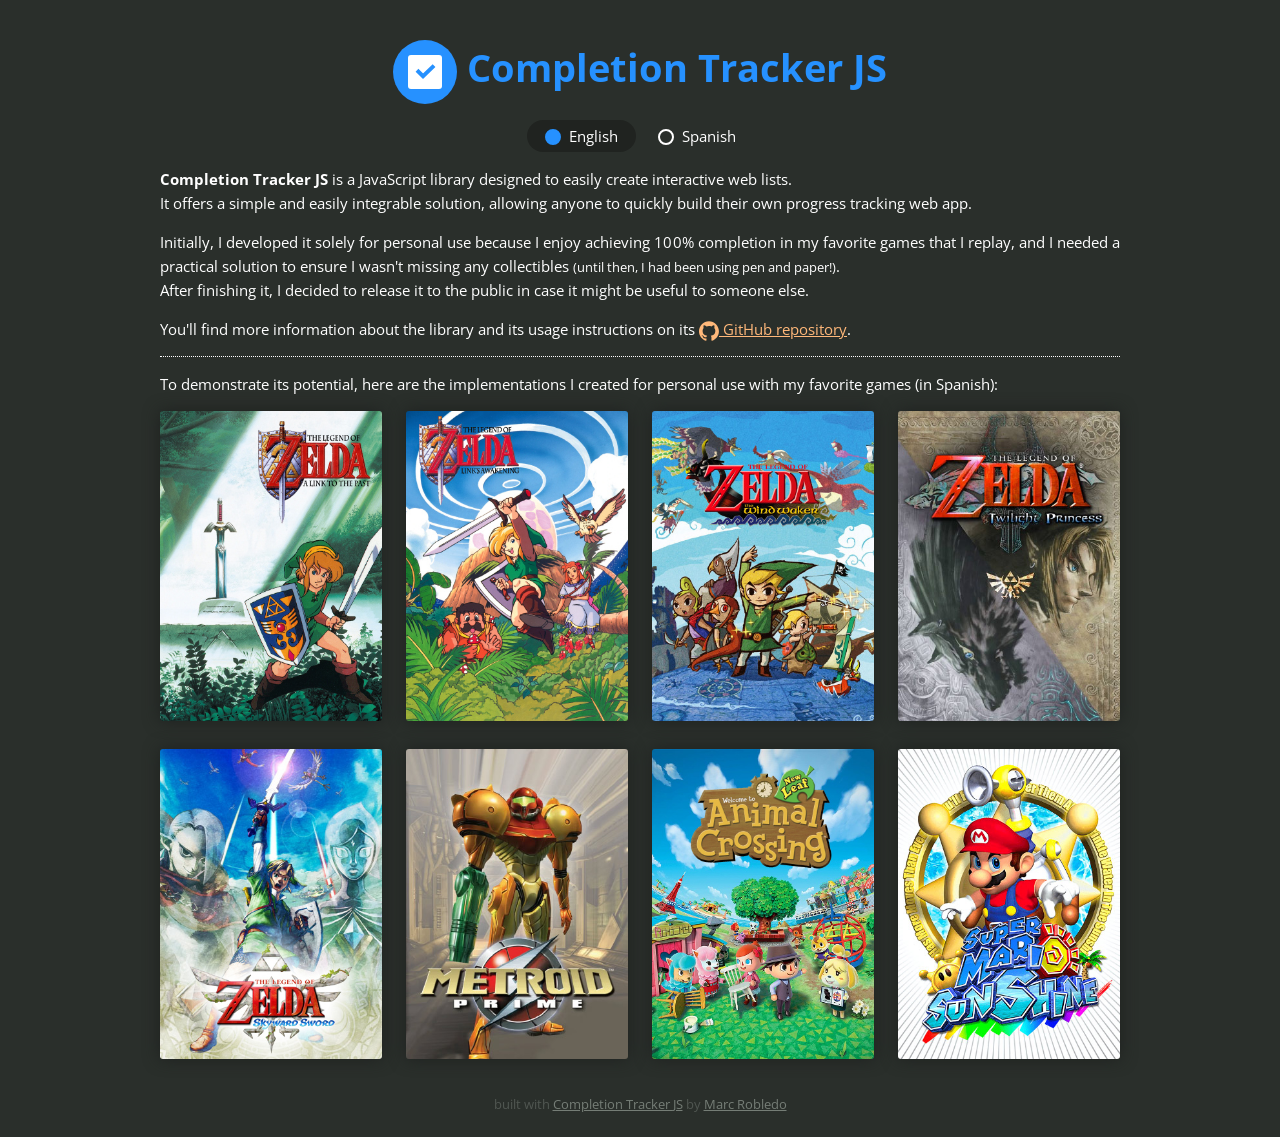
<file: index.html>
<!DOCTYPE html>
<html lang="en" translate="no">
<head>
	<title>Completion Tracker JS</title>

	<meta charset="UTF-8"/>
	<meta http-equiv="content-Type" content="text/html; charset=UTF-8"/>

	<meta name="description" content="A library for quickly building video game progress tracker apps." />
	<meta name="keywords" content="video game progress tracker, game tracking library, web app development, game tracker tool, progress tracking library, build trackers quickly, game progress app" />
	<meta name="viewport" content="width=device-width, initial-scale=1.0, maximum-scale=1.0, user-scalable=0"/>

	<!-- Favicon -->
	<link rel="icon" type="image/svg+xml" href="[data-uri]" />

	<style type="text/css">
@import url('https://fonts.googleapis.com/css2?family=Open+Sans:ital,wght@0,300;0,400;0,600;0,700;1,300;1,400;1,600&display=swap');

body{
	background-color: #2a2f2b;
	font-size:15px;
	font-family: 'Open Sans', sans-serif;
	margin:24px 0;
	color:white;
}

a{color:#ffb87a}
a:hover{color: #fff}
.text-center{text-align:center}



header{
	padding: 16px;
	color: #2691ff;
}
header svg{
	max-height:64px;
	vertical-align:middle;
}
header h1{
	text-align:center;
	margin:0;
	line-height:0;
	font-size:250%;
}


nav{text-align:center}
nav label{
	display:inline-block;
	padding: 6px 18px;
	border-radius: 80px;
}
nav label:hover{cursor:pointer}
nav label:has(input:checked){background-color:#202320}
input[type=radio]{
	-moz-appearance:none;
	-webkit-appearance:none;
	appearance:none;
	width: 16px;
	height: 16px;
	background-color:transparent;
	border-radius:16px;
	display:inline-block;
	vertical-align:middle;
	position:relative;
	border: 2px solid #fff;
	outline:none;
	margin: -2px 4px 0 0;
	transition: border-color .2s;
}
input[type=radio]:checked, input[type=radio]:hover{
	cursor:pointer;
	border-color:#2691ff;
}
input[type=radio]:checked{
	background-color:#2691ff;
}







.wrapper{
	max-width:960px;
	margin:0 auto;
	box-sizing:border-box;
}
p{
	line-height:1.6;
	text-align:justify;
}
.github-icon{max-width:20px; max-height:20px; vertical-align:middle}
hr{
	border:none;
	border-bottom:1px dotted white;
}
#game-grid{
	display: grid;
	list-style:none;
	margin:0;
	padding:0;
	grid-template-columns: repeat(4, 1fr);
	grid-gap: 24px;
	max-width:100%;
}
#game-grid li{text-align:center}
#game-grid a{
	display:inline-block;
	line-height:0;
}

#game-grid a img{
	box-shadow: #1e211f 0 0 16px;
	transition: all .2s;
	border-radius:3px;
	max-width:100%;
}
#game-grid a img:hover{
	box-shadow: #5f6a61 0 0 12px 4px;
	filter: brightness(110%);
}



footer{
	margin-top:32px;
	color: #515752;
	font-size: 85%;
}
footer a{color: #757d76}

@media only screen and (max-width:1023px){
	.wrapper{
		max-width:auto;
		margin:0 20px;
	}
}

@media only screen and (max-width:871px){
	body{font-size: 14px}
	#game-grid{grid-template-columns: repeat(3, 1fr)}
}
@media only screen and (max-width:639px){
	body{font-size: 13px}
	#game-grid{grid-template-columns: repeat(2, 1fr)}
}
@media only screen and (max-width:599px){
	header{padding: 8px}
	header svg{
		max-height:48px;
		vertical-align:middle;
	}
	header h1{font-size:200%}
}
@media only screen and (max-width:479px){
	header svg{
		max-height:32px;
		vertical-align:middle;
	}
	header h1{font-size:175%}
}

	</style>
</head>
<script type="text/javascript"><!--
	function refreshLanguage(){
		const checkedInput=document.querySelector('input[name=language]:checked');
		const lang=checkedInput? checkedInput.value : 'en';

		document.querySelectorAll('.section-lang').forEach(function(section){
			section.style.display=section.lang===lang? 'block' : 'none';
		})
	}

	window.addEventListener('load', function(evt){
		if(!document.querySelector('input[name=language]:checked')){
			let defaultLang='en';
			if(typeof navigator.language==='string'){
				const guessedLang=navigator.language.toLowerCase().substr(0,2);
				if(guessedLang==='en' || guessedLang==='es'){
					defaultLang=guessedLang;
				}
			}

			document.querySelector('input[name=language][value='+defaultLang+']').checked=true;
		}
		
		refreshLanguage();

		document.querySelectorAll('input[name=language]').forEach(function(checkbox){
			checkbox.addEventListener('change', refreshLanguage);
		});
	});
--></script>

<body>
<header>
	<h1>
		<svg xmlns="http://www.w3.org/2000/svg" xml:space="preserve" viewBox="0 0 16 16"><circle cx="8" cy="8" r="8" fill="#2691ff" paint-order="stroke fill markers"/><rect width="8.5" height="8.5" x="3.75" y="3.75" fill="#fff" paint-order="stroke fill markers" rx=".75" ry=".75"/><path fill="none" stroke="#2691ff" stroke-width=".99" d="m6 7.56 1.51 1.5 2.75-2.64"/></svg>
		Completion Tracker JS
	</h1>
</header>
<nav>
	<label><input type="radio" name="language" value="en" /> English</label>
	<label><input type="radio" name="language" value="es" /> Spanish</label>
</nav>
<main>
	<div class="wrapper">
		<section class="section-lang" lang="en">
			<p>
				<strong>Completion Tracker JS</strong> is a JavaScript library designed to easily create interactive web lists.<br/>
				It offers a simple and easily integrable solution, allowing anyone to quickly build their own progress tracking web app.
			</p>
			<p>
				Initially, I developed it solely for personal use because I enjoy achieving 100% completion in my favorite games that I replay, and I needed a practical solution to ensure I wasn't missing any collectibles <small>(until then, I had been using pen and paper!)</small>.<br/>
				After finishing it, I decided to release it to the public in case it might be useful to someone else.
			</p>
			<p>
				You'll find more information about the library and its usage instructions on its <a href="https://github.com/marcrobledo/completion-tracker-js" target="_blank"><svg width="98" height="96" viewBox="0 0 98 96" xmlns="http://www.w3.org/2000/svg" class="github-icon"><path fill-rule="evenodd" clip-rule="evenodd" d="M48.854 0C21.839 0 0 22 0 49.217c0 21.756 13.993 40.172 33.405 46.69 2.427.49 3.316-1.059 3.316-2.362 0-1.141-.08-5.052-.08-9.127-13.59 2.934-16.42-5.867-16.42-5.867-2.184-5.704-5.42-7.17-5.42-7.17-4.448-3.015.324-3.015.324-3.015 4.934.326 7.523 5.052 7.523 5.052 4.367 7.496 11.404 5.378 14.235 4.074.404-3.178 1.699-5.378 3.074-6.6-10.839-1.141-22.243-5.378-22.243-24.283 0-5.378 1.94-9.778 5.014-13.2-.485-1.222-2.184-6.275.486-13.038 0 0 4.125-1.304 13.426 5.052a46.97 46.97 0 0 1 12.214-1.63c4.125 0 8.33.571 12.213 1.63 9.302-6.356 13.427-5.052 13.427-5.052 2.67 6.763.97 11.816.485 13.038 3.155 3.422 5.015 7.822 5.015 13.2 0 18.905-11.404 23.06-22.324 24.283 1.78 1.548 3.316 4.481 3.316 9.126 0 6.6-.08 11.897-.08 13.526 0 1.304.89 2.853 3.316 2.364 19.412-6.52 33.405-24.935 33.405-46.691C97.707 22 75.788 0 48.854 0z" fill="currentColor"/></svg> GitHub	repository</a>.
			</p>
		</section>
		<section class="section-lang" lang="es" style="display:none">
			<p>
				<strong>Completion Tracker JS</strong> es una librería JavaScript diseñada para poder crear listas interactivas web fácilmente.<br/>
				Ofrece una solución simple y de fácil integración, permitiendo a cualquiera crear rápidamente su propia webapp de seguimiento de progreso.
			</p>
			<p>
				En un principio, la desarrollé únicamente para uso personal porque me gusta obtener el 100% de mis juegos favoritos que rejuego y necesitaba una solución práctica para controlar que no me dejaba ningún coleccionable <small>(¡hasta entonces usaba lápiz y papel!)</small>.<br/>
				Después de terminarla, decidí liberarla al público por si a alguien le pudiera ser útil.
			</p>
			<p>
				Encontrarás más información sobre la librería y sus instrucciones de uso (en inglés) en su <a href="https://github.com/marcrobledo/completion-tracker-js" target="_blank"><svg width="98" height="96" viewBox="0 0 98 96" xmlns="http://www.w3.org/2000/svg" class="github-icon"><path fill-rule="evenodd" clip-rule="evenodd" d="M48.854 0C21.839 0 0 22 0 49.217c0 21.756 13.993 40.172 33.405 46.69 2.427.49 3.316-1.059 3.316-2.362 0-1.141-.08-5.052-.08-9.127-13.59 2.934-16.42-5.867-16.42-5.867-2.184-5.704-5.42-7.17-5.42-7.17-4.448-3.015.324-3.015.324-3.015 4.934.326 7.523 5.052 7.523 5.052 4.367 7.496 11.404 5.378 14.235 4.074.404-3.178 1.699-5.378 3.074-6.6-10.839-1.141-22.243-5.378-22.243-24.283 0-5.378 1.94-9.778 5.014-13.2-.485-1.222-2.184-6.275.486-13.038 0 0 4.125-1.304 13.426 5.052a46.97 46.97 0 0 1 12.214-1.63c4.125 0 8.33.571 12.213 1.63 9.302-6.356 13.427-5.052 13.427-5.052 2.67 6.763.97 11.816.485 13.038 3.155 3.422 5.015 7.822 5.015 13.2 0 18.905-11.404 23.06-22.324 24.283 1.78 1.548 3.316 4.481 3.316 9.126 0 6.6-.08 11.897-.08 13.526 0 1.304.89 2.853 3.316 2.364 19.412-6.52 33.405-24.935 33.405-46.691C97.707 22 75.788 0 48.854 0z" fill="currentColor"/></svg> repositorio de GitHub</a>.
			</p>
		</section>
		<hr/>
		<section class="section-lang" lang="en">
			<p>
				To demonstrate its potential, here are the implementations I created for personal use with my favorite games (in Spanish):
			</p>
		</section>
		<section class="section-lang" lang="es" style="display:none">
			<p>
				Para demostrar su potencial, aquí están las implementaciones que hice para uso personal de mis juegos favoritos:
			</p>
		</section>
		<section>
			<!-- GAMES GRID -->
			<ul id="game-grid">
				<li><a href="zelda-a-link-to-the-past/"><img src="zelda-a-link-to-the-past/resources/cover.jpg" loading="lazy" alt="The legend of Zelda: A link to the past" /></a></li>
				<li><a href="zelda-links-awakening/"><img src="zelda-links-awakening/resources/cover.jpg" loading="lazy" alt="The legend of Zelda: Link's Awakening" /></a></li>
				<li><a href="zelda-wind-waker/"><img src="zelda-wind-waker/resources/cover.jpg" loading="lazy" alt="The legend of Zelda: Wind Waker" /></a></li>
				<li><a href="zelda-twilight-princess/"><img src="zelda-twilight-princess/resources/cover.jpg" loading="lazy" alt="The legend of Zelda: Twilight Princess" /></a></li>
				<li><a href="zelda-skyward-sword/"><img src="zelda-skyward-sword/resources/cover.jpg" loading="lazy" alt="The legend of Zelda: Skyward Sword" /></a></li>
				<li><a href="metroid-prime/"><img src="metroid-prime/resources/cover.jpg" loading="lazy" alt="Metroid Prime" /></a></li>
				<li><a href="animal-crossing-new-leaf/"><img src="animal-crossing-new-leaf/resources/cover.jpg" loading="lazy" alt="Animal Crossing: New Leaf" /></a></li>
				<li><a href="super-mario-sunshine/"><img src="super-mario-sunshine/resources/cover.jpg" loading="lazy" alt="Super Mario Sunshine" /></a></li>
			</ul>
		</section>
	</div>
</main>
<footer>
	<div class="wrapper text-center">
		built with <a href="https://github.com/marcrobledo/completion-tracker-js" target="_blank">Completion Tracker JS</a> by <a href="https://www.marcrobledo.com" target="_blank">Marc Robledo</a>
	</div>
</footer>
</body></html>
</file>
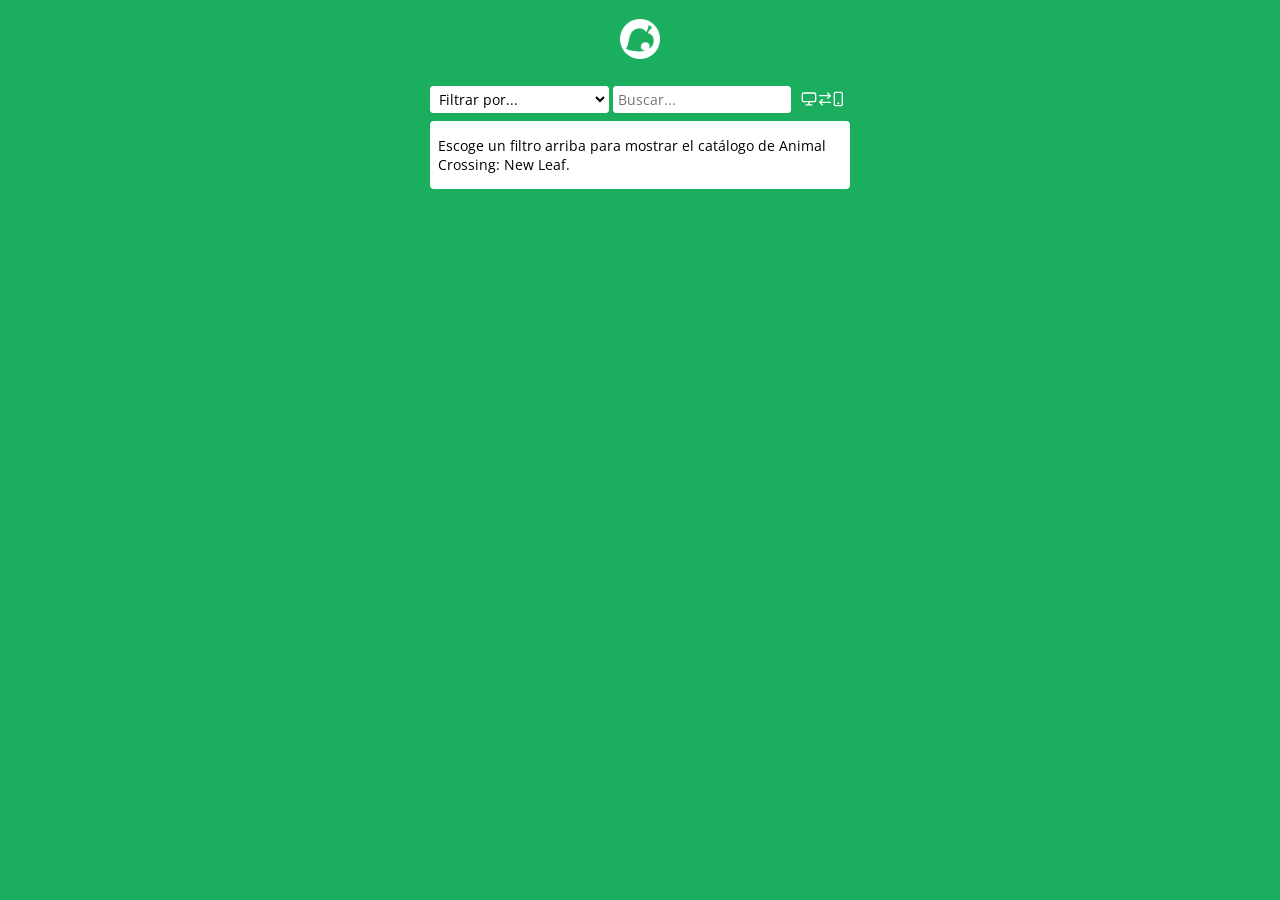
<file: animal-crossing-new-leaf/index.html>
<!DOCTYPE html>
<html lang="es">
<head>
	<title>Catálogo interactivo - Animal Crossing: New Leaf</title>
	<meta http-equiv="content-Type" content="text/html; charset=UTF-8"/>
	<meta charset="UTF-8"/>
	<meta name="description" content="Guía interactiva del catálogo de Animal Crossing: New Leaf adaptada a smartphones.">
	<meta name="keywords" content="guia, nintendo, 3ds, animal crossing, animal crossing new leaf, catalogo, muebles, ropa, objetos, lista, listado">
	<meta name="viewport" content="width=device-width, initial-scale=1.0, maximum-scale=1.0, user-scalable=0"/>
	<link rel="manifest" href="manifest.json"/>
	<link rel="shortcut icon" href="./resources/favicon16.png" type="image/png" sizes="16x16"/>

	<!-- cache -->
	<meta http-equiv="Cache-Control" content="no-cache, no-store, must-revalidate" />
	<meta http-equiv="Pragma" content="no-cache" />
	<meta http-equiv="Expires" content="0" />

	<link type="text/css" rel="stylesheet" href="./resources/style.css" media="all"/>
	<script type="text/javascript" src="./resources/items.js"></script>
	<script type="text/javascript" src="./resources/script.js"></script>
	<script type="text/javascript" src="../completion-tracker.js"></script>
</head>
<body>

<header>
	<h1>
		<img src="resources/logo_header.png" />
		<span>Catálogo interactivo - Animal Crossing: New Leaf</span>
	</h1>

	<div id="container-filter">
		<select id="select-filter">
			<button><selectedcontent></selectedcontent></button>
			<option value="none">Filtrar por...</option>
			<optgroup label="Tipo">
				<legend>Tipo</legend>
				<option value="category:furniture"><span class="item-category furniture"></span> Muebles</option>
				<option value="category:wallpapers"><span class="item-category wallpapers"></span> Paredes</option>
				<option value="category:carpets"><span class="item-category carpets"></span> Suelos</option>
				<option value="category:shirts"><span class="item-category shirts"></span> Camisetas</option>
				<option value="category:trousers"><span class="item-category trousers"></span> Pantalones</option>
				<option value="category:dresses"><span class="item-category dresses"></span> Vestidos</option>
				<option value="category:hats"><span class="item-category hats"></span> Sombreros</option>
				<option value="category:accessories"><span class="item-category accessories"></span> Accesorios</option>
				<option value="category:shoes"><span class="item-category shoes"></span> Zapatos</option>
				<option value="category:umbrellas"><span class="item-category umbrellas"></span> Paraguas</option>
				<option value="category:wetsuits"><span class="item-category wetsuits"></span> Trajes de buceo</option>
				<option value="category:songs"><span class="item-category songs"></span> Canciones</option>
				<option value="category:fossils"><span class="item-category fossils"></span> Fósiles</option>
				<option value="category:gyroids"><span class="item-category gyroids"></span> Giroides</option>
				<option value="category:stationery"><span class="item-category stationery"></span> Papeles</option>
				<option value="category:art"><span class="item-category art"></span> Obras de arte</option>
				<option value="category:pwps"><span class="item-category pwps"></span> Proyectos municipales</option>
			</optgroup>
			<optgroup label="Visitantes especiales">
				<legend>Visitantes especiales</legend>
				<option value="method:saharah"><span class="item-method method_saharah"></span> Alcatifa</option>
				<option value="method:katie"><span class="item-method method_katie"></span> Cati</option>
				<option value="method:tourney_fish"><span class="item-method method_tourney_fish"></span> Martín</option>
				<option value="method:tourney_bug"><span class="item-method method_tourney_bug"></span> Papilo</option>
				<option value="method:gulliver"><span class="item-method method_gulliver"></span> Gulliver</option>
				<option value="method:pascal"><span class="item-method method_pascal"></span> Pascal</option>
			</optgroup>
			<optgroup label="Tiendas especiales">
				<legend>Tiendas especiales</legend>
				<option value="method:museum"><span class="item-method method_museum_shop"></span> Museo</option>
				<option value="method:fortune_cookie"><span class="item-method method_fortune_cookie"></span> Galletas de la suerte</option>
				<option value="method:gracie"><span class="item-method method_gracie sale"></span> Graciela</option>
				<option value="method:tortimer"><span class="item-method method_tortimer_island"></span> Isla Tórtimer</option>
				<option value="method:cafe"><span class="item-method method_cafe"></span> Cafetería</option>
				<option value="method:(shop_fortune|resetti)">Ptros</option>
			</optgroup>
			<optgroup label="Eventos temporales">
				<legend>Eventos temporales</legend>
				<option value="method:(calendar february|festivale)"><span class="item-method method_festivale"></span> Día de Carnaval</option>
				<option value="method:bunny_day"><span class="item-method method_bunny_day"></span> Caza del huevo</option>
				<option value="method:weeding_day"><span class="item-method method_weeding_day"></span> Día del hierbajo</option>
				<option value="method:august_fireworks">Fuegos artificiales de agosto</option>
				<option value="method:calendar november mushrooming_season">Recolecta de setas de noviembre</option>
				<option value="method:(calendar october|halloween)"><span class="item-method method_halloween"></span> Halloween</option>
				<option value="method:snow"><span class="item-method method_snowman"></span> Muñecos de nieve</option>
				<option value="method:(calendar november turkey|turkey_day)"><span class="item-method method_turkey_day"></span> Día del Pavo</option>
				<option value="method:(calendar december|toy_day)"><span class="item-method method_toy_day"></span> Navidad</option>
				<option value="method:(new_years_eve|new_years_day)">Cambio de año</option>
				<option value="method:isabelle"><span class="item-method method_isabelle"></span> Entregado por Canela</option>
				<option value="method:(birthday_day|shop_tt|shop_labelle|valentines_day)">Otros</option>
				<option value="method:dlc">Contenido descargable</option>
			</optgroup>
			<optgroup label="Welcome amiibo">
				<legend>Welcome amiibo</legend>
				<option value="method:welcome_amiibo"><span class="item-method method_welcome_amiibo"></span> Welcome amiibo</option>
				<option value="method:hhd"><span class="item-method method_hhd"></span> Happy Home Designer</option>
				<option value="method:campground"><span class="item-method method_campground"></span> Zona de autocaravanas</option>
				<option value="method:rv"><span class="item-method method_rv"></span> Autocaravanas</option>
				<option value="method:wisp"><span class="item-method method_wisp"></span> Buh</option>
				<option value="method:minigame">Minijuegos</option>
			</optgroup>
		</select>
		<input type="search" id="input-search" placeholder="Buscar..." />
		<button type="button" id="btn-transfer"><svg xmlns="http://www.w3.org/2000/svg" fill="currentColor" style="height:16px" viewBox="0 0 64 24"><path fill-rule="evenodd" d="M1 4.9A3 3 0 0 1 4 2h16a3 3 0 0 1 3 2.9V14a3 3 0 0 1-3 2.9h-7v3h3.5a1 1 0 1 1 0 2h-9a1 1 0 1 1 0-2H11v-3H4A3 3 0 0 1 1 14V5ZM4 4c-.6 0-1 .5-1 .9V14c0 .4.4.9 1 .9h16c.6 0 1-.5 1-.9V5c0-.4-.4-.9-1-.9H4Z" clip-rule="evenodd"/><path d="M39.3 10.3a1 1 0 0 0 1.4 1.4l4-4a1 1 0 0 0 0-1.4l-4-4a1 1 0 1 0-1.4 1.4L41.6 6H28a1 1 0 1 0 0 2h13.6l-2.3 2.3ZM44 16H30.4l2.3-2.3a1 1 0 1 0-1.4-1.4l-4 4a1 1 0 0 0 0 1.4l4 4a1 1 0 0 0 1.4-1.4L30.4 18H44a1 1 0 1 0 0-2ZM56 20a1.5 1.5 0 1 0 0-3 1.5 1.5 0 0 0 0 3Z"/><path fill-rule="evenodd" d="M49 20c0 1.5 1 3 2.7 3h8.6c1.6 0 2.7-1.5 2.7-3V4c0-1.5-1-3-2.7-3h-8.6C50.1 1 49 2.5 49 4v16Zm2.7 1c-.2 0-.7-.3-.7-1V4c0-.7.5-1 .7-1h8.6c.2 0 .7.3.7 1v16c0 .7-.5 1-.7 1h-8.6Z" clip-rule="evenodd"/></svg></button>
	</div>
</header>

<section>
	<div id="loading">Cargando...</div>
	<div id="content">
		<div id="current-totals">
			<span id="span-count"></span><small>/<span id="span-total"></span></small>
		</div>
		<ul id="list"></ul>
	</div>
</section>

<div popover id="popover-item-info">
	<span id="item-info-name"></span>
	<span id="item-info-name-en"></span>
	<span id="item-info-category"></span>
	<span id="item-info-method"></span>
	<span id="item-info-orderable"></span>
</div>


</body></html>
</file>
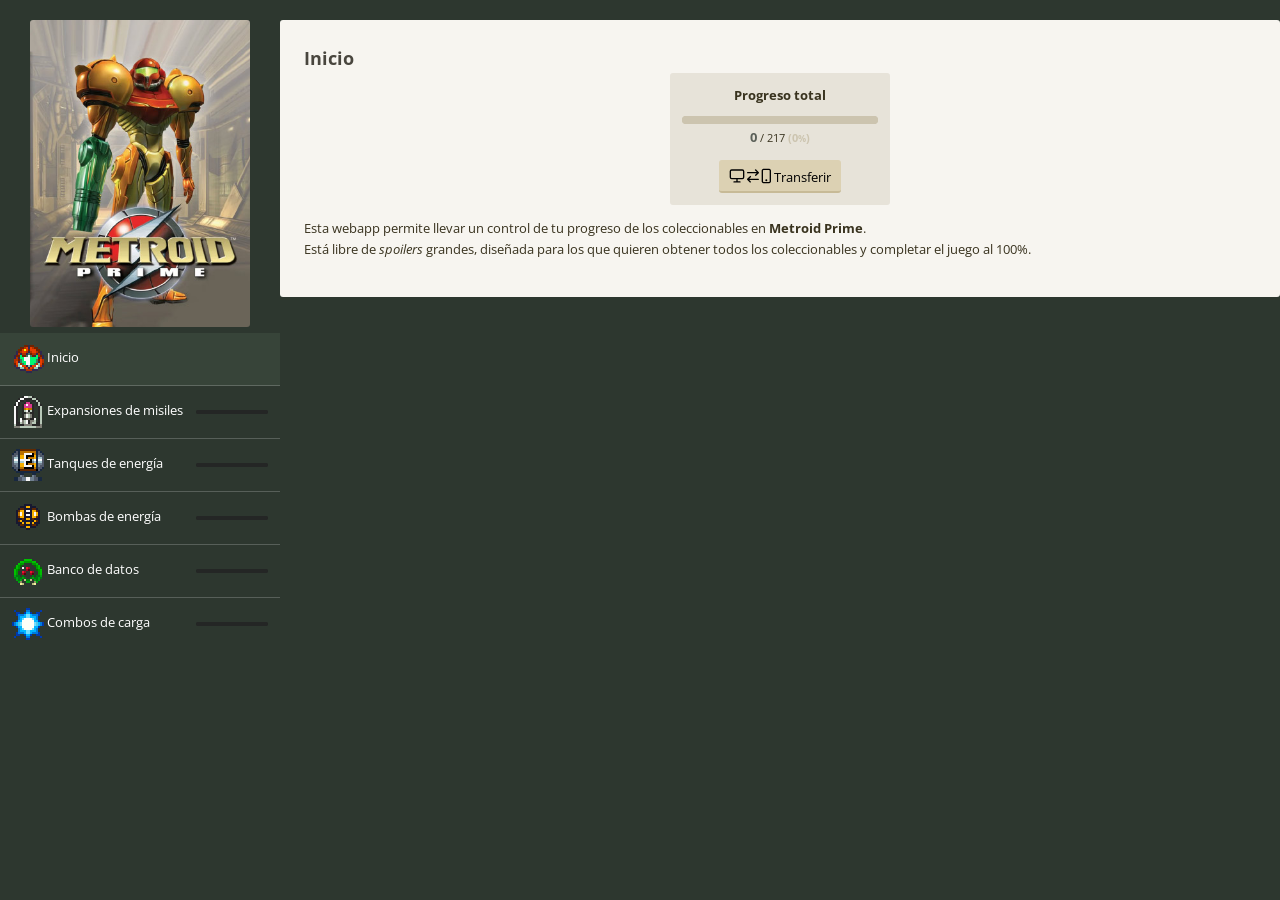
<file: metroid-prime/index.html>
<!DOCTYPE html>
<html translate="no">
<head>
	<title>Metroid Prime - Checklist de progreso</title>
	<meta http-equiv="content-Type" content="text/html; charset=UTF-8"/>
	<meta charset="UTF-8"/>
	<meta name="description" content="Controla tu progreso de los coleccionables de Metroid Prime en esta webapp." />
	<meta name="keywords" content="metroid, prime, mejoras, coleccionables, banco, datos, log book, guia, nintendo, gamecube, switch, checklist" />
	<meta name="viewport" content="width=device-width, initial-scale=1.0, maximum-scale=1.0, user-scalable=0"/>
	<link rel="manifest" href="manifest.json"/>
	<link rel="shortcut icon" href="./resources/favicon16.png" type="image/png" sizes="16x16"/>
	<!-- iOS icons -->
	<link rel="apple-touch-icon" sizes="57x57" href="./resources/app_icon_114.png" />
	<link rel="apple-touch-icon" sizes="114x114" href="./resources/app_icon_114.png" />
	<link rel="apple-touch-icon" sizes="72x72" href="./resources/app_icon_144.png" />
	<link rel="apple-touch-icon" sizes="144x144" href="./resources/app_icon_144.png" />
	<link rel="apple-touch-icon" href="./resources/app_icon_192.png" />

	<!-- cache -->
	<meta http-equiv="Cache-Control" content="no-cache, no-store, must-revalidate" />
	<meta http-equiv="Pragma" content="no-cache" />
	<meta http-equiv="Expires" content="0" />

	<link type="text/css" rel="stylesheet" href="../assets/style.css" media="all"/>
	<style type="text/css">
		.missable{
			background-color:#ff1843;
			color:white;
			font-weight:bold;
			text-transform:uppercase;
			font-size:80%;
			padding: 1px 4px;
			border-radius:3px;
			display:inline-block;
			vertical-align:middle;
		}
		.checked-within .missable{
			background-color:#b6b6ac;
		}
	</style>

	<script type="text/javascript">
		/* cache service worker */
		if (navigator.serviceWorker && window.location.hostname === 'www.marcrobledo.com'){
			if (location.protocol === 'http:')
				location.href = window.location.href.replace('http:', 'https:');
			else if (location.protocol === 'https:')
				navigator.serviceWorker.register('/completion-tracker-js/metroid-prime/_cache_service_worker.js', { scope: '/completion-tracker-js/' }); /* using absolute paths to avoid unexpected behaviour in GitHub Pages */
		}
	</script>
	<script type="text/javascript" src="../assets/app.js"></script>
	<script type="text/javascript" src="../completion-tracker.js"></script>
	<script type="text/javascript"><!--
		const TALLON_IV_ZONES=[
			'Fragata Espacial',
			'Superficie de Tallon',
			'Ruinas Chozo',
			'Cavernas Magmoor',
			'Phendrana',
			'Minas de Phazon',
			'Cráter del Impacto'
		];

		window.addEventListener('load', function(evt){
			CompletionTrackerUI.initialize('metroid-prime', [
				{category: 'logbook', group:'missable', label:'Agrupar perdibles', groupNames:[
					'Perdibles'
				]},
				{category: 'logbook', group:'location', label:'Agrupar por zona', groupNames:TALLON_IV_ZONES}
			]);
		});
	--></script>
</head>

<body>
	<header>
		<h1>Metroid Prime - Progress Tracker App</h1>
		<div id="topbar">
			<button id="btn-menu-toggle">
				<svg id="topbar-icon" xmlns="http://www.w3.org/2000/svg" fill="currentColor" viewBox="0 0 24 24"><path d="M2 6a1 1 0 0 1 1-1h18a1 1 0 1 1 0 2H3a1 1 0 0 1-1-1m0 6a1 1 0 0 1 1-1h18a1 1 0 1 1 0 2H3a1 1 0 0 1-1-1m1 5a1 1 0 1 0 0 2h18a1 1 0 1 0 0-2z"/></svg>
				<span id="topbar-title"></span>
			</button>
			<button id="btn-filters-toggle">
				<svg xmlns="http://www.w3.org/2000/svg" fill="currentColor" viewBox="0 0 24 24"><path d="M4 2a1 1 0 0 1 1 1v7a1 1 0 1 1-2 0V3a1 1 0 0 1 1-1m1 13h2a1 1 0 1 0 0-2H1a1 1 0 1 0 0 2h2v6a1 1 0 1 0 2 0zm8-3a1 1 0 1 0-2 0v9a1 1 0 1 0 2 0zM12 2a1 1 0 0 1 1 1v4h2a1 1 0 1 1 0 2H9a1 1 0 1 1 0-2h2V3a1 1 0 0 1 1-1m9 13h2a1 1 0 1 0 0-2h-6a1 1 0 1 0 0 2h2v6a1 1 0 1 0 2 0zM20 2a1 1 0 0 0-1 1v7a1 1 0 1 0 2 0V3a1 1 0 0 0-1-1"/></svg>
			</button>
		</div>
	</header>
	<div id="wrapper">
		<nav>
			<div class="text-center"><img src="resources/cover.jpg" class="cover" /></div>
			<ul>
				<li><a href="#home"><img src="resources/total.png" class="icon" loading="lazy" /> Inicio</a></li>
				<li><a href="#missiles"><img src="resources/missile.png" class="icon" loading="lazy" /> Expansiones de misiles</a></li>
				<li><a href="#energy-tanks"><img src="resources/energy_tank.png" class="icon" loading="lazy" /> Tanques de energía</a></li>
				<li><a href="#power-bombs"><img src="resources/power_bomb.png" class="icon" loading="lazy" /> Bombas de energía</a></li>
				<li><a href="#logbook"><img src="resources/logbook.png" class="icon" loading="lazy" /> Banco de datos</a></li>
				<li><a href="#beam-combos"><img src="resources/beam_combos.png" class="icon" loading="lazy" /> Combos de carga</a></li>
			</ul>
		</nav>

		<div id="content">
			<div id="tab-home" class="tab">
				<h2 class="hide-for-mobile">Inicio</h2>
				<div id="container-cover"><img src="resources/cover.jpg" class="cover" loading="lazy" /></div>

				<div id="container-progress">
					<div class="container-progress-title">Progreso total</div>
					<div id="container-total-progress-bar"></div>
					<div>
						<span id="container-total-counter"></span><small> / <span id="container-total-total"></span> <span class="text-muted">(<span id="container-total-percentage"></span><small>%</small>)</span></small>
					</div>
					<div class="text-center">
						<button id="btn-transfer-progress"><svg xmlns="http://www.w3.org/2000/svg" fill="currentColor" style="height:16px" viewBox="0 0 64 24"><path fill-rule="evenodd" d="M1 4.9A3 3 0 0 1 4 2h16a3 3 0 0 1 3 2.9V14a3 3 0 0 1-3 2.9h-7v3h3.5a1 1 0 1 1 0 2h-9a1 1 0 1 1 0-2H11v-3H4A3 3 0 0 1 1 14V5ZM4 4c-.6 0-1 .5-1 .9V14c0 .4.4.9 1 .9h16c.6 0 1-.5 1-.9V5c0-.4-.4-.9-1-.9H4Z" clip-rule="evenodd"/><path d="M39.3 10.3a1 1 0 0 0 1.4 1.4l4-4a1 1 0 0 0 0-1.4l-4-4a1 1 0 1 0-1.4 1.4L41.6 6H28a1 1 0 1 0 0 2h13.6l-2.3 2.3ZM44 16H30.4l2.3-2.3a1 1 0 1 0-1.4-1.4l-4 4a1 1 0 0 0 0 1.4l4 4a1 1 0 0 0 1.4-1.4L30.4 18H44a1 1 0 1 0 0-2ZM56 20a1.5 1.5 0 1 0 0-3 1.5 1.5 0 0 0 0 3Z"/><path fill-rule="evenodd" d="M49 20c0 1.5 1 3 2.7 3h8.6c1.6 0 2.7-1.5 2.7-3V4c0-1.5-1-3-2.7-3h-8.6C50.1 1 49 2.5 49 4v16Zm2.7 1c-.2 0-.7-.3-.7-1V4c0-.7.5-1 .7-1h8.6c.2 0 .7.3.7 1v16c0 .7-.5 1-.7 1h-8.6Z" clip-rule="evenodd"/></svg> <span>Transferir</span></button>
					</div>
				</div>
				<p>
					Esta webapp permite llevar un control de tu progreso de los coleccionables en <strong>Metroid Prime</strong>.<br/>
					Está libre de <em>spoilers</em> grandes, diseñada para los que quieren obtener todos los coleccionables y completar el juego al 100%.
				</p>
			</div>


			<div id="tab-missiles" class="tab">
				<h2 class="hide-for-mobile">Expansiones de misiles</h2>
				<h3>Superficie de Tallon</h3>
				<ul>
					<li>
						<label><input type="checkbox" data-tracker="metroid-prime" data-index="0" data-category="missiles" />Expansión de misiles 1</label>
						<div class="item-description">
							<span class="location">Superficie de Tallon: Túnel del Ascensor B</span> Déjate caer debajo del puente que hay y los encontrarás.
						</div>
					</li>
					<li>
						<label><input type="checkbox" data-tracker="metroid-prime" data-index="1" data-category="missiles" />Expansión de misiles 2</label>
						<div class="item-description">
							<span class="location">Superficie de Tallon: Lugar del Aterrizaje</span> Está en un pequeño camino (lleno de plantas) que hay detrás de una abertura en la pared (sólo debes entrar como Morfosfera para recogerla).
						</div>
					</li>
					<li>
						<label><input type="checkbox" data-tracker="metroid-prime" data-index="2" data-category="missiles" />Expansión de misiles 3</label>
						<div class="item-description">
							<span class="location">Superficie de Tallon: Caverna Poblada</span> Está en mitad de la caverna, recórrela en dirección a Tallon para encontrarlo.
						</div>
					</li>
					<li>
						<label><input type="checkbox" data-tracker="metroid-prime" data-index="3" data-category="missiles" />Expansión de misiles 4</label>
						<div class="item-description">
							<span class="location">Superficie de Tallon: Lugar del Impacto de la Fragata</span> Está bajo el agua, en un hueco en la pared. Tírate al agua según llegas a esta zona y usa el Visor de Infrarrojos para verlo rápidamente.
						</div>
					</li>
					<li>
						<label><input type="checkbox" data-tracker="metroid-prime" data-index="4" data-category="missiles" />Expansión de misiles 5</label>
						<div class="item-description">
							<span class="location">Superficie de Tallon: Contenedor de Riesgo Biológico</span> Escanea los compartimentos cerrados y cuando encuentres una puerta usa un Supermisil para descubrir la expansión.
						</div>
					</li>
					<li>
						<label><input type="checkbox" data-tracker="metroid-prime" data-index="5" data-category="missiles" />Expansión de misiles 6</label>
						<div class="item-description">
							<span class="location">Superficie de Tallon: Túnel de la arboleda</span> Cuando estás rodando para coger velocidad (con la Turbosfera) tienes que lograr llegar arriba del todo. Si lo logras, pon una Bomba para poderlo coger.
						</div>
					</li>
					<li>
						<label><input type="checkbox" data-tracker="metroid-prime" data-index="6" data-category="missiles" />Expansión de misiles 7</label>
						<div class="item-description">
							<span class="location">Superficie de Tallon: Cámara del gran árbol</span> Para poder llegar a él, debes mirar con el Visor de Rayos X para localizar una plataforma invisible, saltando a ella podrás acceder a la plataforma en donde se encuentra.
						</div>
					</li>
					<li>
						<label><input type="checkbox" data-tracker="metroid-prime" data-index="7" data-category="missiles" />Expansión de misiles 8</label>
						<div class="item-description">
							<span class="location">Superficie de Tallon: Cueva de las raices</span> Debes encontrar con el Visor de Rayos X unas plataformas invisibles, salta de una a otra hasta subir a la de más arriba. El misil está escondido en la pared detrás de unas plantas que lo cubren (enfrente de la puerta roja que hay allí arriba).
						</div>
					</li>
					<li>
						<label><input type="checkbox" data-tracker="metroid-prime" data-index="8" data-category="missiles" />Expansión de misiles 9</label>
						<div class="item-description">
							<span class="location">Superficie de Tallon: Cámara del cenador</span> Debes subir hasta la parte superior por las plataformas invisibles. Una vez arriba entra por la puerta roja y lo encontrarás dentro.
						</div>
					</li>
				</ul>

				<h3>Ruinas Chozo</h3>
				<ul>
					<li>
						<label><input type="checkbox" data-tracker="metroid-prime" data-index="9" data-category="missiles" />Expansión de misiles 10</label>
						<div class="item-description">
							<span class="location">Ruinas Chozo: Galería en ruinas</span> Hay una zona en la pared con piedras delante, usa un misil para abrir camino por ahí. Usando el Visor de Rayos X puedes ver la expansión.
						</div>
					</li>
					<li>
						<label><input type="checkbox" data-tracker="metroid-prime" data-index="10" data-category="missiles" />Expansión de misiles 11</label>
						<div class="item-description">
							<span class="location">Ruinas Chozo: Acceso al pasillo acuático</span> Salta a las plataformas que hay en medio del agua y dispara a la pared izquierda para encontrarlo.
						</div>
					</li>
					<li>
						<label><input type="checkbox" data-tracker="metroid-prime" data-index="11" data-category="missiles" />Expansión de misiles 12</label>
						<div class="item-description">
							<span class="location">Ruinas Chozo: Cúpula Ardiente</span> Puedes romper un trozo de pared con una Bomba, así descubrirás un hueco para pasar como Morfosfera que te llevará hasta él.
						</div>
					</li>
					<li>
						<label><input type="checkbox" data-tracker="metroid-prime" data-index="12" data-category="missiles" />Expansión de misiles 13</label>
						<div class="item-description">
							<span class="location">Ruinas Chozo: Dinamo</span> Debes disparar un misil a una reja de metal para poderlo coger (en una sala en donde activas un generador).
						</div>
					</li>
					<li>
						<label><input type="checkbox" data-tracker="metroid-prime" data-index="13" data-category="missiles" />Expansión de misiles 14</label>
						<span class="location">Ruinas Chozo: Cúpula en Ruinas / Sepulcro en Ruinas (Remastered)</span> <div class="item-description">
							Pon una Bomba en la zona de distinto color de la pared para descubrir el pasillo que te lleva a ella.
						</div>
					</li>
					<li>
						<label><input type="checkbox" data-tracker="metroid-prime" data-index="14" data-category="missiles" />Expansión de misiles 15</label>
						<div class="item-description">
							<span class="location">Ruinas Chozo: Vivero en Ruinas</span> Esta dentro del pequeño laberinto que sigues como Morfosfera. Para avanzar por el camino que te lleva a la expansión del misil, debes usar la técnica de soltar una Bomba en el aire para poder impulsarte hacia más arriba. Después de un largo camino llegarás.
						</div>
					</li>
					<li>
						<label><input type="checkbox" data-tracker="metroid-prime" data-index="15" data-category="missiles" />Expansión de misiles 16</label>
						<div class="item-description">
							<span class="location">Ruinas Chozo: Galería en ruinas</span> Tienes que hacer un salto con una Bomba de la Morfosfera en el lado derecho de la sala para poder acceder a él.
						</div>
					</li>
					<li>
						<label><input type="checkbox" data-tracker="metroid-prime" data-index="16" data-category="missiles" />Expansión de misiles 17</label>
						<div class="item-description">
							<span class="location">Ruinas Chozo: Panteón</span> Verás tres huecos, debes hacer estallar como Morfosfera una Bomba dentro de cada hueco para que se abra y poder cogerlo. Para llegar a los huecos más altos debes usar la técnica de rebotar en tus Bombas.
						</div>
					</li>
					<li>
						<label><input type="checkbox" data-tracker="metroid-prime" data-index="17" data-category="missiles" />Expansión de misiles 18</label>
						<div class="item-description">
							<span class="location">Ruinas Chozo: Plaza Principal</span> Rueda en la zona curva para alcanzar altura (usando la Turbosfera) y conseguirlo en un hueco en la pared.				
						</div>
					</li>
					<li>
						<label><input type="checkbox" data-tracker="metroid-prime" data-index="18" data-category="missiles" />Expansión de misiles 19</label>
						<div class="item-description">
							<span class="location">Ruinas Chozo: Sala de Reunión</span> Llega a la puerta en donde están las luces rojas, desde ahí tienes que saltar a la plataforma que hay encima de la puerta, para ello salta primero encima de la luz roja. Una vez arriba usa una Bomba para abrir el camino.
						</div>
					</li>
					<li>
						<label><input type="checkbox" data-tracker="metroid-prime" data-index="19" data-category="missiles" />Expansión de misiles 20</label>
						<span class="location">Ruinas Chozo: Cúpula en Ruinas / Sepulcro en Ruinas (Remastered)</span> <div class="item-description">
							Después de vencer al escarabajo metálico, coge velocidad en la curva (con la Turbosfera) para subir por el lado derecho, continúa por ahí para localizarlo.
						</div>
					</li>
					<li>
						<label><input type="checkbox" data-tracker="metroid-prime" data-index="20" data-category="missiles" />Expansión de misiles 21</label>
						<div class="item-description">
							<span class="location">Ruinas Chozo: Dinamo</span> Debes seguir el camino que hay por los raíles magnéticos para poder llegar hasta él.
						</div>
					</li>
					<li>
						<label><input type="checkbox" data-tracker="metroid-prime" data-index="21" data-category="missiles" />Expansión de misiles 22</label>
						<div class="item-description">
							<span class="location">Ruinas Chozo: Fuente en Ruinas</span> Usa el geiser de la fuente para alcanzar la pista magnética elevada y continúa por ahí arriba.
						</div>
					</li>
					<li>
						<label><input type="checkbox" data-tracker="metroid-prime" data-index="22" data-category="missiles" />Expansión de misiles 23</label>
						<div class="item-description">
							<span class="location">Ruinas Chozo: Plaza Principal</span> Dispara a la parte central del árbol y descubrirás un hueco en donde está. 
						</div>
					</li>
					<li>
						<label><input type="checkbox" data-tracker="metroid-prime" data-index="23" data-category="missiles" />Expansión de misiles 24</label>
						<div class="item-description">
							<span class="location">Ruinas Chozo: Cruce</span> La segunda Bomba que activa un interruptor de la Morfosfera pone en funcionamiento un pistón cerca de la puerta de entrada a la sala. Úsalo para llegar a la expansión.
						</div>
					</li>
					<li>
						<label><input type="checkbox" data-tracker="metroid-prime" data-index="24" data-category="missiles" />Expansión de misiles 25</label>
						<div class="item-description">
							<span class="location">Ruinas Chozo: Pasillo Acuático</span> Está en un pequeño hueco bajo el agua, cerca de la raíz torcida del árbol que se ve.
						</div>
					</li>
					<li>
						<label><input type="checkbox" data-tracker="metroid-prime" data-index="25" data-category="missiles" />Expansión de misiles 26</label>
						<div class="item-description">
							<span class="location">Ruinas Chozo: Horno</span> Cuando alcances las pistas magnéticas síguelas para llegar a la expansión.
						</div>
					</li>
					<li>
						<label><input type="checkbox" data-tracker="metroid-prime" data-index="26" data-category="missiles" />Expansión de misiles 27</label>
						<div class="item-description">
							<span class="location">Ruinas Chozo: Acceso a la Cámara de Entrenamiento</span> Después de haber cogido la expansión de la Bomba de Energía queda a tu derecha la puerta morada y verás unas grandes hojas en la pared, puedes pasar rodando a través de ellas como Morfosfera para conseguirla.
						</div>
					</li>
					<li>
						<label><input type="checkbox" data-tracker="metroid-prime" data-index="27" data-category="missiles" />Expansión de misiles 28</label>
						<div class="item-description">
							<span class="location">Ruinas Chozo: Plaza Principal</span> Cuando aparece el gancho puedes llegar hasta él usando el Rayo Enganche, debes girarte en el aire una vez colgado para alcanzar la plataforma en donde está.
						</div>
					</li>
				</ul>

				<h3>Cavernas Magmoor</h3>
				<ul>
					<li>
						<label><input type="checkbox" data-tracker="metroid-prime" data-index="28" data-category="missiles" />Expansión de misiles 29</label>
						<div class="item-description">
							<span class="location">Cavernas Magmoor: Caverna de Almacenamiento</span> Debes ir transformado en Morfosfera saltando de plataforma en plataforma hasta el camino de rejas, lo encontrarás al final del recorrido.
						</div>
					</li>
					<li>
						<label><input type="checkbox" data-tracker="metroid-prime" data-index="29" data-category="missiles" />Expansión de misiles 30</label>
						<div class="item-description">
							<span class="location">Cavernas Magmoor: Orillas Candentes</span> Rompiendo unas cajas puedes seguir un camino como Morfosfera, al final del camino metálico lo encontrarás.				
						</div>
					</li>
					<li>
						<label><input type="checkbox" data-tracker="metroid-prime" data-index="30" data-category="missiles" />Expansión de misiles 31</label>
						<div class="item-description">
							<span class="location">Cavernas Magmoor: Cueva de los Triclops</span> Mira con el Visor de Rayos X para ver unas plataformas invisibles en el aire, debes saltar por ellas para llegar hasta él.
						</div>
					</li>
				</ul>

				<h3>Phendrana</h3>
				<ul>
					<li>
						<label><input type="checkbox" data-tracker="metroid-prime" data-index="31" data-category="missiles" />Expansión de misiles 32</label>
						<div class="item-description">
							<span class="location">Phendrana: Laboratorio de investigación Éter</span> Desde la parte de abajo ve mirando hacia arriba, debes buscar un estrecho pasillo por donde puedes ir como Morfosfera. Sube a él y muévete lentamente para no caerte y llegar al final del recorrido.
						</div>
					</li>
					<li>
						<label><input type="checkbox" data-tracker="metroid-prime" data-index="32" data-category="missiles" />Expansión de misiles 33</label>
						<div class="item-description">
							<span class="location">Phendrana: Laboratorio de investigación Hidra</span> Lo verás dentro de un tanque, debes usar un Supermisil para que la explosión lo libere y puedas cogerlo.				
						</div>
					</li>
					<li>
						<label><input type="checkbox" data-tracker="metroid-prime" data-index="33" data-category="missiles" />Expansión de misiles 34</label>
						<div class="item-description">
							<span class="location">Phendrana: Orillas de Phendrana</span> Salta a la repisa en donde está la entrada a la Capilla, debes disparar un Supermisil en la pared (a la izquierda de la puerta) para descubrir un punto que puedes escanear, al hacerlo abrirás una pista magnética. Síguela para llegar a la expansión.
						</div>
					</li>
					<li>
						<label><input type="checkbox" data-tracker="metroid-prime" data-index="34" data-category="missiles" />Expansión de misiles 35</label>
						<div class="item-description">
							<span class="location">Phendrana: Este de las ruinas de hielo</span> Debes ir al puente roto, crúzalo y avanza hasta el final de la plataforma y gira para encontrar por esa zona una pista magnética, debes seguirla hasta el final y vencer un enemigo para poderlo coger.
						</div>
					</li>
					<li>
						<label><input type="checkbox" data-tracker="metroid-prime" data-index="35" data-category="missiles" />Expansión de misiles 36</label>
						<div class="item-description">
							<span class="location">Phendrana: Caverna de Hielo</span> Rompe las estalactitas y al caer al agua verás que ha aparecido en un agujero creado.
						</div>
					</li>
					<li>
						<label><input type="checkbox" data-tracker="metroid-prime" data-index="36" data-category="missiles" />Expansión de misiles 37</label>
						<div class="item-description">
							<span class="location">Phendrana: Cámara Gravitatoria</span> Usa el Rayo de Plasma en la estalactita azul que hay en el centro, aparece debajo un gancho para poder pasar al otro lado (con el Rayo Enganche) y conseguirlo allí.
						</div>
					</li>
					<li>
						<label><input type="checkbox" data-tracker="metroid-prime" data-index="37" data-category="missiles" />Expansión de misiles 38</label>
						<div class="item-description">
							<span class="location">Phendrana: Control de Cuarentena</span> Ve rodando por la pista magnética y bájate en una repisa, desde ahí usa el Rayo Enganche para cruzar a otra repisa y lo podrás coger.
						</div>
					</li>
					<li>
						<label><input type="checkbox" data-tracker="metroid-prime" data-index="38" data-category="missiles" />Expansión de misiles 39</label>
						<div class="item-description">
							<span class="location">Phendrana: Orillas de Phendrana</span> Está dentro de una pequeña cueva (cerca de el portal para grabar la partida), debes abrir una entrada con el Rayo de Plasma.
						</div>
					</li>
					<li>
						<label><input type="checkbox" data-tracker="metroid-prime" data-index="39" data-category="missiles" />Expansión de misiles 40</label>
						<div class="item-description">
							<span class="location">Phendrana: Este de las ruinas de hielo</span> Tienes que disparar el Rayo de Plasma a una pared de hielo para poder pasar y cogerlo.
						</div>
					</li>
				</ul>

				<h3>Minas de Phazon</h3>
				<ul>
					<li>
						<label><input type="checkbox" data-tracker="metroid-prime" data-index="40" data-category="missiles" />Expansión de misiles 41</label>
						<div class="item-description">
							<span class="location">Minas de Phazon: Cantera Principal</span> Tienes que mover la grúa que hay arriba (usando primero el Rayo de Ondas en el circuito eléctrico y después escaneando el ordenador). Una vez hecho puedes subir como Morfosfera y alcanzar el misil en un hueco en la pared.
						</div>
					</li>
					<li>
						<label><input type="checkbox" data-tracker="metroid-prime" data-index="41" data-category="missiles" />Expansión de misiles 42</label>
						<div class="item-description">
							<span class="location">Minas de Phazon: Laboratorio Élite</span> Cuando pones en marcha el cañón para abrir la salida, puedes moverlo para que dispare hacia la izquierda, allí abre un hueco en donde lo consigues.
						</div>
					</li>
					<li>
						<label><input type="checkbox" data-tracker="metroid-prime" data-index="42" data-category="missiles" />Expansión de misiles 43</label>
						<div class="item-description">
							<span class="location">Minas de Phazon: Acceso al control de Élite</span> Debes disparar a una caja que creará una explosión dejándolo a la vista, para cogerlo hazte Morfosfera.
						</div>
					</li>
					<li>
						<label><input type="checkbox" data-tracker="metroid-prime" data-index="43" data-category="missiles" />Expansión de misiles 44</label>
						<div class="item-description">
							<span class="location">Minas de Phazon: Acceso de seguridad A</span> Hay una puerta medio rota, ponle una Bomba de Energía y descubrirás el misil.
						</div>
					</li>
					<li>
						<label><input type="checkbox" data-tracker="metroid-prime" data-index="44" data-category="missiles" />Expansión de misiles 45</label>
						<div class="item-description">
							<span class="location">Minas de Phazon: Cuarentena de Metroides A</span> Usa el Visor de Rayos X para ver unas plataformas invisibles, crúzalas y al otro lado rompe la pared con Bombas de Energía para poder pasar. Después debes cruzar con la Aracnosfera las pistas magnéticas y vuelve a usar el visor de Rayos X para poder localizarlo.
						</div>
					</li>
					<li>
						<label><input type="checkbox" data-tracker="metroid-prime" data-index="45" data-category="missiles" />Expansión de misiles 46</label>
						<div class="item-description">
							<span class="location">Minas de Phazon: Sala de Hongos B</span> Verás un pequeño círculo de hongos (al final de la sala), usa dentro de él una Bomba y podrás recogerla.
						</div>
					</li>
					<li>
						<label><input type="checkbox" data-tracker="metroid-prime" data-index="46" data-category="missiles" />Expansión de misiles 47</label>
						<div class="item-description">
							<span class="location">Minas de Phazon: Cuarentena de Metroides B</span> Dispara un Supermisil a un tanque que hay al lado del grupo de ordenadores que hay en una esquina.
						</div>
					</li>
					<li>
						<label><input type="checkbox" data-tracker="metroid-prime" data-index="47" data-category="missiles" />Expansión de misiles 48</label>
						<div class="item-description">
							<span class="location">Minas de Phazon: Acceso a la Sala de Hongos</span> Está debajo de un hongo, ve por la parte inferior como Morfosfera hasta que lo veas.
						</div>
					</li>
					<li>
						<label><input type="checkbox" data-tracker="metroid-prime" data-index="48" data-category="missiles" />Expansión de misiles 49</label>
						<div class="item-description">
							<span class="location">Minas de Phazon: Centro de procesamiento del Phazon</span> Hay una pequeña plataforma llena de cajas, debes colocarte allí y usar una Bomba de Energía para romper la pared.
						</div>
					</li>
				</ul>
			</div>


			<div id="tab-energy-tanks" class="tab">
				<h2 class="hide-for-mobile">Tanques de energía</h2>
				<ul>
					<li>
						<label><input type="checkbox" data-tracker="metroid-prime" data-index="49" data-category="energy-tanks" />Tanque de energía 1</label>
						<div class="item-description">
							<span class="location">Superficie de Tallon: Ascensor de carga de la cubierta Gamma</span> Está en la parte de abajo (justo en el escalón por donde empiezas a subir), debes romper una rejilla con un misil y podrás localizarlo.
						</div>
					</li>
					<li>
						<label><input type="checkbox" data-tracker="metroid-prime" data-index="50" data-category="energy-tanks" />Tanque de energía 2</label>
						<div class="item-description">
							<span class="location">Superficie de Tallon: Túnel acuático de acceso</span> Está en la parte de arriba del túnel, para llegar debes ir dejando Bombas y subir impulsado con las explosiones.
						</div>
					</li>
					<li>
						<label><input type="checkbox" data-tracker="metroid-prime" data-index="51" data-category="energy-tanks" />Tanque de energía 3</label>
						<div class="item-description">
							<span class="location">Ruinas Chozo: Acceso del ascensor norte</span> Según consigues el Lanzamisiles (al vencer a Mecavispero) puedes abrir una puerta disparando un misil para recogerlo.
						</div>
					</li>
					<li>
						<label><input type="checkbox" data-tracker="metroid-prime" data-index="52" data-category="energy-tanks" />Tanque de energía 4</label>
						<div class="item-description">
							<span class="location">Ruinas Chozo: Acceso al panteón</span> Esta en una salida elevada que da a la Plaza Principal (para llegar debes hacerlo como Morfosfera por un túnel con pequeños ascensores).
						</div>
					</li>
					<li>
						<label><input type="checkbox" data-tracker="metroid-prime" data-index="53" data-category="energy-tanks" />Tanque de energía 5</label>
						<div class="item-description">
							<span class="location">Ruinas Chozo: Horno</span> Tienes que hacer que aparezcan las plataformas en el "Núcleo de energía" (con los interruptores de Bomba para la Morfosfera), así puedes llegar a esta sala. Para salir usa las Bombas.
						</div>
					</li>
					<li>
						<label><input type="checkbox" data-tracker="metroid-prime" data-index="54" data-category="energy-tanks" />Tanque de energía 6</label>
						<div class="item-description">
							<span class="location">Ruinas Chozo: Sala de los Ancianos</span> Debes activar el interruptor de Morfosfera del centro (el blanco) y después subirte a las manos de la estatua.
						</div>
					</li>
					<li>
						<label><input type="checkbox" data-tracker="metroid-prime" data-index="55" data-category="energy-tanks" />Tanque de energía 7</label>
						<div class="item-description">
							<span class="location">Ruinas Chozo: Cámara de entrenamiento</span> Debes rodar y usar la Turbosfera en la zona curva para alcanzar un interruptor, al accionarlo aparece una pista magnética por donde puedes llegar a él.
						</div>
					</li>
					<li>
						<label><input type="checkbox" data-tracker="metroid-prime" data-index="56" data-category="energy-tanks" />Tanque de energía 8</label>
						<div class="item-description">
							<span class="location">Cavernas Magmoor: Túnel del ascensor A</span> Está en la parte superior del túnel, debes hacer que tus Bombas te impulsen para cogerlo.
						</div>
					</li>
					<li>
						<label><input type="checkbox" data-tracker="metroid-prime" data-index="57" data-category="energy-tanks" />Tanque de energía 9</label>
						<div class="item-description">
							<span class="location">Cavernas Magmoor: Estación de trabajo de Magmoor</span> Debes activar los circuitos con el Rayo de Ondas y después rodar para introducirte en las cámaras que hay alrededor de la sala.
						</div>
					</li>
					<li>
						<label><input type="checkbox" data-tracker="metroid-prime" data-index="58" data-category="energy-tanks" />Tanque de energía 10</label>
						<div class="item-description">
							<span class="location">Phendrana: Área desolada</span> Cuando has inundado la sala, puedes acceder (como Morfosfera) a una cueva en la pared a la que llegas saltando en donde la encuentras.
						</div>
					</li>
					<li>
						<label><input type="checkbox" data-tracker="metroid-prime" data-index="59" data-category="energy-tanks" />Tanque de energía 11</label>
						<div class="item-description">
							<span class="location">Phendrana: Laboratorio de investigación Éter</span> Está dentro de una urna de cristal, debes dispararle un misil para romperla y poderlo coger.
						</div>
					</li>
					<li>
						<label><input type="checkbox" data-tracker="metroid-prime" data-index="60" data-category="energy-tanks" />Tanque de energía 12</label>
						<div class="item-description">
							<span class="location">Phendrana: Camino al ascensor</span> Lo verás detrás de una pared de hielo, debes disparar con el Rayo de Plasma para derretirla y poderlo coger.
						</div>
					</li>
					<li>
						<label><input type="checkbox" data-tracker="metroid-prime" data-index="61" data-category="energy-tanks" />Tanque de energía 13</label>
						<div class="item-description">
							<span class="location">Minas de Phazon: Compartimento de ventilación</span> Debes usar una Bomba de Energía para romper una rejilla que hay. Así podrás acceder al interior del conducto y encontrarlo.
						</div>
					</li>
					<li>
						<label><input type="checkbox" data-tracker="metroid-prime" data-index="62" data-category="energy-tanks" />Tanque de energía 14</label>
						<div class="item-description">
							<span class="location">Minas de Phazon: Acceso al centro de procesamiento</span> La consigues cuando vences al enemigo que aparece en esta sala al llegar por primera vez.
						</div>
					</li>
				</ul>
			</div>


			<div id="tab-power-bombs" class="tab">
				<h2 class="hide-for-mobile">Bombas de energía</h2>
				<ul>
					<li>
						<label><input type="checkbox" data-tracker="metroid-prime" data-index="63" data-category="power-bombs" />Bomba de energía 1</label>
						<div class="item-description">
							<span class="location">Ruinas Chozo: Lago de Magma</span> Rompiendo la pared con una Bomba de Energía (llegas a ella usando el Rayo Enganche). Con el visor de Rayos X ves las bombas tras la pared. 
						</div>
					</li>
					<li>
						<label><input type="checkbox" data-tracker="metroid-prime" data-index="64" data-category="power-bombs" />Bomba de energía 2</label>
						<div class="item-description">
							<span class="location">Cavernas Magmoor: Sepulcro del Guerrero</span> Salta delante de la gran estatua. Pon una Bomba de Energía para que aparezca un agujero y rueda a través de él para encontrarlo.
						</div>
					</li>
					<li>
						<label><input type="checkbox" data-tracker="metroid-prime" data-index="65" data-category="power-bombs" />Bomba de energía 3</label>
						<div class="item-description">
							<span class="location">Phendrana: Cueva de Seguridad</span> Hay un gancho circulando por el aire, engánchate a él con el Rayo Enganche y llegarás a una tubería en donde debes introducirte para encontrarlo.
						</div>
					</li>
					<li>
						<label><input type="checkbox" data-tracker="metroid-prime" data-index="66" data-category="power-bombs" />Bomba de energía 4</label>
						<div class="item-description">
							<span class="location">Phendrana: Oeste de las Ruinas de Hielo</span> Hay una repisa con unos boquetes a ambos lados, verás enfrente otra repisa con unas cajas, salta allí y dispara para descubrir el camino.
						</div>
					</li>
				</ul>
			</div>


			<div id="tab-logbook" class="tab">
				<h2 class="hide-for-mobile">Banco de datos</h2>

				<h3>Datos pirata</h3>
				<ul>
					<li>
						<label><input type="checkbox" data-tracker="metroid-prime" data-index="67" data-category="logbook" data-group-location="0" data-group-missable="0" data-order-missable="1"/>Datos pirata #01. La caída de Zebes</label>
						<div class="item-description">
							<span class="missable">Perdible</span> <span class="location">Fragata Espacial: Contenedor de Riesgo Biológico</span><br/>
							<em>(una vez se destruye la Fragata Espacial del inicio del juego, no será posible escanear esta entrada)</em>
						</div>
					</li>
					<li><label><input type="checkbox" data-tracker="metroid-prime" data-index="68" data-category="logbook" data-group-location="5" data-group-missable="1" />Datos pirata #02. Samus Aran</label><div class="item-description"><span class="location">Minas de Phazon: Control de Élite</span></div></li>
					<li><label><input type="checkbox" data-tracker="metroid-prime" data-index="69" data-category="logbook" data-group-location="4" data-group-missable="1" />Datos pirata #03. El contacto</label><div class="item-description"><span class="location">Phendrana: Observatorio</span></div></li>
					<li><label><input type="checkbox" data-tracker="metroid-prime" data-index="70" data-category="logbook" data-group-location="1" data-group-missable="1" />Datos pirata #04. Lugar de los Artefactos</label><div class="item-description"><span class="location">Superficie de Tallon: Estación de Seguridad del Templo</span></div></li>
					<li><label><input type="checkbox" data-tracker="metroid-prime" data-index="71" data-category="logbook" data-group-location="4" data-group-missable="1" />Datos pirata #05. El análisis del Phazon</label><div class="item-description"><span class="location">Phendrana: Laboratorio de Investigación Hidra</span></div></li>
					<li><label><input type="checkbox" data-tracker="metroid-prime" data-index="72" data-category="logbook" data-group-location="4" data-group-missable="1" />Datos pirata #06. El programa del Phazon</label><div class="item-description"><span class="location">Phendrana: Observatorio</span></div></li>
					<li><label><input type="checkbox" data-tracker="metroid-prime" data-index="73" data-category="logbook" data-group-location="4" data-group-missable="1" />Datos pirata #07. El estudio de metroides</label><div class="item-description"><span class="location">Phendrana: Laboratorio de Investigación Éter</span></div></li>
					<li><label><input type="checkbox" data-tracker="metroid-prime" data-index="74" data-category="logbook" data-group-location="4" data-group-missable="1" />Datos pirata #08. Larva parasitaria</label><div class="item-description"><span class="location">Phendrana: Laboratorio de Investigación Hidra</span></div></li>
					<li><label><input type="checkbox" data-tracker="metroid-prime" data-index="75" data-category="logbook" data-group-location="4" data-group-missable="1" />Datos pirata #09. Operaciones mineras</label><div class="item-description"><span class="location">Phendrana: Laboratorio de Investigación Hidra</span></div></li>
					<li><label><input type="checkbox" data-tracker="metroid-prime" data-index="76" data-category="logbook" data-group-location="4" data-group-missable="1" />Datos pirata #10. Tierras desocupadas</label><div class="item-description"><span class="location">Phendrana: Laboratorio de Investigación Hidra</span></div></li>
					<li><label><input type="checkbox" data-tracker="metroid-prime" data-index="77" data-category="logbook" data-group-location="4" data-group-missable="1" />Datos pirata #11. Fallos en la seguridad</label><div class="item-description"><span class="location">Phendrana: Laboratorio de Investigación Hidra</span></div></li>
					<li><label><input type="checkbox" data-tracker="metroid-prime" data-index="78" data-category="logbook" data-group-location="4" data-group-missable="1" />Datos pirata #12. Meta Ridley</label><div class="item-description"><span class="location">Phendrana: Laboratorio de Investigación Éter</span></div></li>
					<li><label><input type="checkbox" data-tracker="metroid-prime" data-index="79" data-category="logbook" data-group-location="4" data-group-missable="1" />Datos pirata #13. Exposición al Phazon</label><div class="item-description"><span class="location">Phendrana: Laboratorio de Investigación Éter</span></div></li>
					<li><label><input type="checkbox" data-tracker="metroid-prime" data-index="80" data-category="logbook" data-group-location="5" data-group-missable="1" />Datos pirata #14. Piratas de élite</label><div class="item-description"><span class="location">Minas de Phazon: Laboratorio Élite</span></div></li>
					<li><label><input type="checkbox" data-tracker="metroid-prime" data-index="81" data-category="logbook" data-group-location="5" data-group-missable="1" />Datos pirata #15. Cráter del impacto</label><div class="item-description"><span class="location">Minas de Phazon: Control de Élite</span></div></li>
					<li><label><input type="checkbox" data-tracker="metroid-prime" data-index="82" data-category="logbook" data-group-location="5" data-group-missable="1" />Datos pirata #16. Armas de Samus Aran</label><div class="item-description"><span class="location">Minas de Phazon: Control de Élite</span></div></li>
					<li><label><input type="checkbox" data-tracker="metroid-prime" data-index="83" data-category="logbook" data-group-location="5" data-group-missable="1" />Datos pirata #17. Pirata Omega</label><div class="item-description"><span class="location">Minas de Phazon: Laboratorio Omega</span></div></li>
					<li><label><input type="checkbox" data-tracker="metroid-prime" data-index="84" data-category="logbook" data-group-location="5" data-group-missable="1" />Datos pirata #18. Fuerzas especiales</label><div class="item-description"><span class="location">Minas de Phazon: Cuarentena de Metroides B</span></div></li>
					<li><label><input type="checkbox" data-tracker="metroid-prime" data-index="85" data-category="logbook" data-group-location="5" data-group-missable="1" />Datos pirata #19. El sistema de apertura</label><div class="item-description"><span class="location">Minas de Phazon: Control de Élite</span></div></li>
					<li><label><input type="checkbox" data-tracker="metroid-prime" data-index="86" data-category="logbook" data-group-location="5" data-group-missable="1" />Datos pirata #20. Los Artefactos</label><div class="item-description"><span class="location">Minas de Phazon: Control de Élite</span></div></li>
					<li><label><input type="checkbox" data-tracker="metroid-prime" data-index="87" data-category="logbook" data-group-location="4" data-group-missable="1" />Datos pirata #21. Morfología metroide</label><div class="item-description"><span class="location">Phendrana: Laboratorio de Investigación Éter</span></div></li>
					<li><label><input type="checkbox" data-tracker="metroid-prime" data-index="88" data-category="logbook" data-group-location="5" data-group-missable="1" />Datos pirata #22. Estudios de los Chozo</label><div class="item-description"><span class="location">Minas de Phazon: Control de Élite</span></div></li>
					<li><label><input type="checkbox" data-tracker="metroid-prime" data-index="89" data-category="logbook" data-group-location="5" data-group-missable="1" />Datos pirata #23. La llave</label><div class="item-description"><span class="location">Minas de Phazon: Control de Élite</span></div></li>
					<li><label><input type="checkbox" data-tracker="metroid-prime" data-index="90" data-category="logbook" data-group-location="4" data-group-missable="1" />Datos pirata #24. Fuerzas metroides</label><div class="item-description"><span class="location">Phendrana: Laboratorio de Investigación Éter</span></div></li>
					<li><label><input type="checkbox" data-tracker="metroid-prime" data-index="91" data-category="logbook" data-group-location="5" data-group-missable="1" />Datos pirata #25. Fantasmas Chozo</label><div class="item-description"><span class="location">Minas de Phazon: Control de Élite</span></div></li>
				</ul>

				<h3>Legado Chozo</h3>
				<ul>
					<li><label><input type="checkbox" data-tracker="metroid-prime" data-index="92" data-category="logbook" data-group-location="2" data-group-missable="1" />Legado Chozo #01. Los comienzos</label><div class="item-description"><span class="location">Ruinas Chozo: Entrada a las Ruinas</span></div></li>
					<li><label><input type="checkbox" data-tracker="metroid-prime" data-index="93" data-category="logbook" data-group-location="2" data-group-missable="1" />Legado Chozo #02. Armonización</label><div class="item-description"><span class="location">Ruinas Chozo: Vivero en Ruinas</span></div></li>
					<li><label><input type="checkbox" data-tracker="metroid-prime" data-index="94" data-category="logbook" data-group-location="2" data-group-missable="1" />Legado Chozo #03. Purificación</label><div class="item-description"><span class="location">Ruinas Chozo: Fuente en Ruinas</span></div></li>
					<li><label><input type="checkbox" data-tracker="metroid-prime" data-index="95" data-category="logbook" data-group-location="2" data-group-missable="1" />Legado Chozo #04. El Gusano</label><div class="item-description"><span class="location">Ruinas Chozo: Cruce</span></div></li>
					<li><label><input type="checkbox" data-tracker="metroid-prime" data-index="96" data-category="logbook" data-group-location="2" data-group-missable="1" />Legado Chozo #05. El impacto del meteoro</label><div class="item-description"><span class="location">Ruinas Chozo: Pasillo Acuático</span></div></li>
					<li><label><input type="checkbox" data-tracker="metroid-prime" data-index="97" data-category="logbook" data-group-location="2" data-group-missable="1" />Legado Chozo #06. Mal creciente</label><div class="item-description"><span class="location">Ruinas Chozo: Torre Solar</span></div></li>
					<li><label><input type="checkbox" data-tracker="metroid-prime" data-index="98" data-category="logbook" data-group-location="2" data-group-missable="1" />Legado Chozo #07. La fuente</label><div class="item-description"><span class="location">Ruinas Chozo: Panteón</span></div></li>
					<li><label><input type="checkbox" data-tracker="metroid-prime" data-index="99" data-category="logbook" data-group-location="4" data-group-missable="1" />Legado Chozo #08. El Sello</label><div class="item-description"><span class="location">Phendrana: Oeste de las Ruinas de Hielo</span></div></li>
					<li><label><input type="checkbox" data-tracker="metroid-prime" data-index="100" data-category="logbook" data-group-location="2" data-group-missable="1" />Legado Chozo #09. El Gran Veneno</label><div class="item-description"><span class="location">Ruinas Chozo: Horno</span></div></li>
					<li><label><input type="checkbox" data-tracker="metroid-prime" data-index="101" data-category="logbook" data-group-location="4" data-group-missable="1" />Legado Chozo #10. El Enviado</label><div class="item-description"><span class="location">Phendrana: Cañón de Phendrana</span></div></li>
					<li><label><input type="checkbox" data-tracker="metroid-prime" data-index="102" data-category="logbook" data-group-location="1" data-group-missable="1" />Legado Chozo #11. Contención</label><div class="item-description"><span class="location">Superficie de Tallon: Templo de los Artefactos</span></div></li>
					<li><label><input type="checkbox" data-tracker="metroid-prime" data-index="103" data-category="logbook" data-group-location="1" data-group-missable="1" />Legado Chozo #12. Profecía de la luz</label><div class="item-description"><span class="location">Superficie de Tallon: Templo de los Artefactos</span></div></li>
					<li><label><input type="checkbox" data-tracker="metroid-prime" data-index="104" data-category="logbook" data-group-location="2" data-group-missable="1" />Legado Chozo #13. La Cuna</label><div class="item-description"><span class="location">Ruinas Chozo: Cruce</span></div></li>
					<li><label><input type="checkbox" data-tracker="metroid-prime" data-index="105" data-category="logbook" data-group-location="2" data-group-missable="1" />Legado Chozo #14. Infestación</label><div class="item-description"><span class="location">Ruinas Chozo: Cruce</span></div></li>
					<li><label><input type="checkbox" data-tracker="metroid-prime" data-index="106" data-category="logbook" data-group-location="2" data-group-missable="1" />Legado Chozo #15. Informe</label><div class="item-description"><span class="location">Ruinas Chozo: Sala de los Ancianos</span></div></li>
					<li><label><input type="checkbox" data-tracker="metroid-prime" data-index="107" data-category="logbook" data-group-location="2" data-group-missable="1" />Legado Chozo #16. El que brilla</label><div class="item-description"><span class="location">Ruinas Chozo: Lago de Magma</span></div></li>
				</ul>

				<h3>Criaturas</h3>
				<ul>
					<li>
						<label><input type="checkbox" data-tracker="metroid-prime" data-index="108" data-category="logbook" data-group-location="0" data-group-missable="0" data-order-missable="0"/>Criaturas #01. Parásito</label>
						<div class="item-description">
							<span class="missable">Perdible</span> <span class="location">Fragata Espacial</span><br/>
							Varios repartidos por la fragata.<br/>
							<em>(una vez se destruye la Fragata Espacial del inicio del juego, no será posible escanear esta entrada) </em>
						</div>
					</li>
					<li><label><input type="checkbox" data-tracker="metroid-prime" data-index="109" data-category="logbook" data-group-location="1" data-group-missable="1" />Criaturas #02. Torreta automática</label><div class="item-description"><span class="location">Fragata Espacial</span> y varias áreas en Tallon IV</div></li>
					<li><label><input type="checkbox" data-tracker="metroid-prime" data-index="110" data-category="logbook" data-group-location="1" data-group-missable="1" />Criaturas #03. Zoomer</label><div class="item-description"><span class="location">Superficie de Tallon</span></div></li>
					<li><label><input type="checkbox" data-tracker="metroid-prime" data-index="111" data-category="logbook" data-group-location="1" data-group-missable="1" />Criaturas #04. Limer</label><div class="item-description"><span class="location">Superficie de Tallon</span></div></li>
					<li><label><input type="checkbox" data-tracker="metroid-prime" data-index="112" data-category="logbook" data-group-location="1" data-group-missable="1" />Criaturas #05. Saco de savia</label><div class="item-description"><span class="location">Superficie de Tallon</span> y <span class="location">Ruinas Chozo</span></div></li>
					<li><label><input type="checkbox" data-tracker="metroid-prime" data-index="113" data-category="logbook" data-group-location="1" data-group-missable="1" />Criaturas #06. Flor sangrienta</label><div class="item-description"><span class="location">Superficie de Tallon</span></div></li>
					<li><label><input type="checkbox" data-tracker="metroid-prime" data-index="114" data-category="logbook" data-group-location="1" data-group-missable="1" />Criaturas #07. Semilium</label><div class="item-description"><span class="location">Superficie de Tallon</span></div></li>
					<li><label><input type="checkbox" data-tracker="metroid-prime" data-index="115" data-category="logbook" data-group-location="1" data-group-missable="1" />Criaturas #08. Escarba</label><div class="item-description">Por todo Tallon IV</div></li>
					<li><label><input type="checkbox" data-tracker="metroid-prime" data-index="116" data-category="logbook" data-group-location="1" data-group-missable="1" />Criaturas #09. Escarabajo</label><div class="item-description"><span class="location">Superficie de Tallon y Ruinas Chozo</span></div></li>
					<li><label><input type="checkbox" data-tracker="metroid-prime" data-index="117" data-category="logbook" data-group-location="2" data-group-missable="1" />Criaturas #10. Escarabajo metalizado</label><div class="item-description"><span class="location">Ruinas Chozo: Cúpula en Ruinas</span> (principio) y <span class="location">Ruinas Chozo: Plaza Principal</span> (más tarde)</div></li>
					<li><label><input type="checkbox" data-tracker="metroid-prime" data-index="118" data-category="logbook" data-group-location="2" data-group-missable="1" />Criaturas #11. Avispa guerrera</label><div class="item-description"><span class="location">Ruinas Chozo</span></div></li>
					<li>
						<label><input type="checkbox" data-tracker="metroid-prime" data-index="119" data-category="logbook" data-group-location="2" data-group-missable="0" data-order-missable="6"/>Criaturas #12. Avispa darnero</label>
						<div class="item-description">
							<span class="missable">Perdible</span> <span class="location">Ruinas Chozo: Nido-Tótem</span><br/>
							Aparecen durante la batalla contra el Mecavispero.<br/>
							<em>(una vez derrotado, no será posible escanear esta entrada)</em>
						</div>
					</li>
					<li>
						<label><input type="checkbox" data-tracker="metroid-prime" data-index="120" data-category="logbook" data-group-location="2" data-group-missable="0" data-order-missable="8"/>Criaturas #13. Avispa espino</label>
						<div class="item-description">
							<span class="missable">Perdible</span> <span class="location">Ruinas Chozo: Cúpula Ardiente</span><br/>
							Aparecen durante la batalla contra el Zángano Incinerador.<br/>
							<em>(una vez derrotado, no será posible escanear esta entrada)</em>
						</div>
					</li>
					<li><label><input type="checkbox" data-tracker="metroid-prime" data-index="121" data-category="logbook" data-group-location="2" data-group-missable="1" />Criaturas #14. Nido de avispas</label><div class="item-description"><span class="location">Ruinas Chozo</span></div></li>
					<li><label><input type="checkbox" data-tracker="metroid-prime" data-index="122" data-category="logbook" data-group-location="2" data-group-missable="1" />Criaturas #15. Eyon</label><div class="item-description"><span class="location">Ruinas Chozo</span></div></li>
					<li><label><input type="checkbox" data-tracker="metroid-prime" data-index="123" data-category="logbook" data-group-location="2" data-group-missable="1" />Criaturas #16. Plazmite</label><div class="item-description"><span class="location">Ruinas Chozo</span></div></li>
					<li><label><input type="checkbox" data-tracker="metroid-prime" data-index="124" data-category="logbook" data-group-location="1" data-group-missable="1" />Criaturas #17. Shriekbat</label><div class="item-description">Por todo Tallon IV</div></li>
					<li><label><input type="checkbox" data-tracker="metroid-prime" data-index="125" data-category="logbook" data-group-location="1" data-group-missable="1" />Criaturas #18. Planta parasitaria</label><div class="item-description">Por todo Tallon IV</div></li>
					<li><label><input type="checkbox" data-tracker="metroid-prime" data-index="126" data-category="logbook" data-group-location="1" data-group-missable="1" />Criaturas #19. Mala hierba venenosa</label><div class="item-description">Por todo Tallon IV</div></li>
					<li><label><input type="checkbox" data-tracker="metroid-prime" data-index="127" data-category="logbook" data-group-location="1" data-group-missable="1" />Criaturas #20. Gorro vipéreo</label><div class="item-description"><span class="location">Superficie de Tallon</span> y <span class="location">Ruinas Chozo</span></div></li>
					<li><label><input type="checkbox" data-tracker="metroid-prime" data-index="128" data-category="logbook" data-group-location="2" data-group-missable="1" />Criaturas #21. Enredadera guadaña</label><div class="item-description"><span class="location">Ruinas Chozo</span></div></li>
					<li><label><input type="checkbox" data-tracker="metroid-prime" data-index="129" data-category="logbook" data-group-location="2" data-group-missable="1" />Criaturas #22. Sapo de piedra</label><div class="item-description"><span class="location">Ruinas Chozo: Núcleo de energía</span> y <span class="location">Lago Reflectante</span></div></li>
					<li><label><input type="checkbox" data-tracker="metroid-prime" data-index="130" data-category="logbook" data-group-location="2" data-group-missable="1" />Criaturas #23. Parásito metalizado</label><div class="item-description"><span class="location">Ruinas Chozo: Horno</span></div></li>
					<li><label><input type="checkbox" data-tracker="metroid-prime" data-index="131" data-category="logbook" data-group-location="2" data-group-missable="1" />Criaturas #24. Oculus</label><div class="item-description"><span class="location">Ruinas Chozo: Torre de la Luz</span> y <span class="location">Torre Solar</span></div></li>
					<li><label><input type="checkbox" data-tracker="metroid-prime" data-index="132" data-category="logbook" data-group-location="2" data-group-missable="1" />Criaturas #25. Puffo metalizado</label><div class="item-description"><span class="location">Ruinas Chozo: Torre de la Luz</span></div></li>
					<li>
						<label><input type="checkbox" data-tracker="metroid-prime" data-index="133" data-category="logbook" data-group-location="2" data-group-missable="0" data-order-missable="5"/>Criaturas #26. Mecavispero</label>
						<div class="item-description">
							<span class="missable">Perdible</span> <span class="location">Ruinas Chozo: Nido-Tótem</span><br/>
							Jefe, única oportunidad.<br/>
							<em>(una vez derrotado, no será posible escanear esta entrada)</em>
						</div>
					</li>
					<li>
						<label><input type="checkbox" data-tracker="metroid-prime" data-index="134" data-category="logbook" data-group-location="2" data-group-missable="0" data-order-missable="7"/>Criaturas #27. Zángano incinerador</label>
						<div class="item-description">
							<span class="missable">Perdible</span> <span class="location">Ruinas Chozo: Cúpula Ardiente</span><br/>
							Jefe, única oportunidad.<br/>
							<em>(una vez derrotado, no será posible escanear esta entrada)</em>
						</div>
					</li>
					<li><label><input type="checkbox" data-tracker="metroid-prime" data-index="135" data-category="logbook" data-group-location="1" data-group-missable="1" />Criaturas #28. Fantasma Chozo</label><div class="item-description"><span class="location">Superficie de Tallon: Arboleda</span> y <span class="location">Ruinas Chozo</span></div></li>
					<li><label><input type="checkbox" data-tracker="metroid-prime" data-index="136" data-category="logbook" data-group-location="3" data-group-missable="1" />Criaturas #29. Grizby</label><div class="item-description"><span class="location">Cavernas Magmoor</span></div></li>
					<li><label><input type="checkbox" data-tracker="metroid-prime" data-index="137" data-category="logbook" data-group-location="3" data-group-missable="1" />Criaturas #30. Terralito</label><div class="item-description"><span class="location">Cavernas Magmoor</span></div></li>
					<li><label><input type="checkbox" data-tracker="metroid-prime" data-index="138" data-category="logbook" data-group-location="5" data-group-missable="1" />Criaturas #31. Puffo</label><div class="item-description"><span class="location">Minas de Phazon: Compartimento de Ventilación</span> y <span class="location">Cavernas Magmoor</span></div></li>
					<li><label><input type="checkbox" data-tracker="metroid-prime" data-index="139" data-category="logbook" data-group-location="3" data-group-missable="1" />Criaturas #32. Triclops</label><div class="item-description"><span class="location">Cavernas Magmoor</span></div></li>
					<li><label><input type="checkbox" data-tracker="metroid-prime" data-index="140" data-category="logbook" data-group-location="3" data-group-missable="1" />Criaturas #33. Magmoor</label><div class="item-description"><span class="location">Cavernas Magmoor</span></div></li>
					<li><label><input type="checkbox" data-tracker="metroid-prime" data-index="141" data-category="logbook" data-group-location="3" data-group-missable="1" />Criaturas #34. Espora de charca</label><div class="item-description"><span class="location">Cavernas Magmoor</span></div></li>
					<li><label><input type="checkbox" data-tracker="metroid-prime" data-index="142" data-category="logbook" data-group-location="4" data-group-missable="1" />Criaturas #35. Cristalito</label><div class="item-description"><span class="location">Phendrana</span></div></li>
					<li>
						<label><input type="checkbox" data-tracker="metroid-prime" data-index="143" data-category="logbook" data-group-location="4" data-group-missable="0" data-order-missable="11"/>Criaturas #36. Parásito de las nieves</label>
						<div class="item-description">
							<span class="missable">Perdible</span> <span class="location">Phendrana: Templo de Hielo Chozo</span><br/>
							Varios.<br/>
							<em>(una vez conseguido el Rayo de Onda, son reemplazados por Bombus de Pulsión y no será posible escanear esta entrada)</em>
						</div>
					</li>
					<li>
						<label><input type="checkbox" data-tracker="metroid-prime" data-index="144" data-category="logbook" data-group-location="4" data-group-missable="0" data-order-missable="13"/>Criaturas #37. Shriekbat de hielo</label>
						<div class="item-description">
							<span class="missable">Perdible</span> <span class="location">Phendrana: Oeste de las Ruinas de Hielo</span><br/>
							Varios.<br/>
							<em>(una vez obtenido el Visor de Infrarrojos ya no aparecen más y no será posible escanear esta entrada)</em>
						</div>
					</li>
					<li><label><input type="checkbox" data-tracker="metroid-prime" data-index="145" data-category="logbook" data-group-location="1" data-group-missable="1" />Criaturas #38. Bombu de pulsión</label><div class="item-description">Varias áreas en Tallon IV</div></li>
					<li><label><input type="checkbox" data-tracker="metroid-prime" data-index="146" data-category="logbook" data-group-location="1" data-group-missable="1" />Criaturas #39. Bombu ruptor</label><div class="item-description">Varias áreas en Tallon IV</div></li>
					<li>
						<label><input type="checkbox" data-tracker="metroid-prime" data-index="147" data-category="logbook" data-group-location="4" data-group-missable="0" data-order-missable="14"/>Criaturas #40. Terralito de las nieves</label>
						<div class="item-description">
							<span class="missable">Perdible</span> <span class="location">Phendrana: Pasaje Superior</span> y <span class="location">Phendrana: Acceso al Centro del Área de Investigación</span><br/>
							Varios. No confundir con los Terralitos normales.<br/>
							<em>(una vez conseguido el Visor de Infrarrojos, son reemplazados por Zángano Centinelas y no será posible escanear esta entrada)</em>
						</div>
					</li>
					<li><label><input type="checkbox" data-tracker="metroid-prime" data-index="148" data-category="logbook" data-group-location="4" data-group-missable="1" />Criaturas #41. Escarabajo de hielo</label><div class="item-description"><span class="location">Phendrana</span></div></li>
					<li><label><input type="checkbox" data-tracker="metroid-prime" data-index="149" data-category="logbook" data-group-location="4" data-group-missable="1" />Criaturas #42. Flickerbat</label><div class="item-description"><span class="location">Phendrana</span></div></li>
					<li><label><input type="checkbox" data-tracker="metroid-prime" data-index="150" data-category="logbook" data-group-location="1" data-group-missable="1" />Criaturas #43. Jelzap</label><div class="item-description">Varias áreas bajo el agua en Tallon IV</div></li>
					<li><label><input type="checkbox" data-tracker="metroid-prime" data-index="151" data-category="logbook" data-group-location="4" data-group-missable="1" />Criaturas #44. Cría de sheegoth</label><div class="item-description"><span class="location">Phendrana</span></div></li>
					<li><label><input type="checkbox" data-tracker="metroid-prime" data-index="152" data-category="logbook" data-group-location="4" data-group-missable="1" />Criaturas #45. Sheegoth</label><div class="item-description"><span class="location">Phendrana</span></div></li>
					<li><label><input type="checkbox" data-tracker="metroid-prime" data-index="153" data-category="logbook" data-group-location="1" data-group-missable="1" />Criaturas #46. Zángano centinela</label><div class="item-description">Por todo Tallon IV</div></li>
					<li><label><input type="checkbox" data-tracker="metroid-prime" data-index="154" data-category="logbook" data-group-location="4" data-group-missable="1" />Criaturas #47. Pirata espacial</label><div class="item-description"><span class="location">Phendrana</span> y <span class="location">Minas de Phazon</span></div></li>
					<li><label><input type="checkbox" data-tracker="metroid-prime" data-index="155" data-category="logbook" data-group-location="4" data-group-missable="1" />Criaturas #48. Pirata oscuro</label><div class="item-description"><span class="location">Phendrana</span> y <span class="location">Minas de Phazon</span></div></li>
					<li><label><input type="checkbox" data-tracker="metroid-prime" data-index="156" data-category="logbook" data-group-location="1" data-group-missable="1" />Criaturas #49. Pirata volador</label><div class="item-description">Por todo Tallon IV</div></li>
					<li><label><input type="checkbox" data-tracker="metroid-prime" data-index="157" data-category="logbook" data-group-location="1" data-group-missable="1" />Criaturas #50. Saco aqua</label><div class="item-description"><span class="location">Superficie de Tallon: Lugar del Impacto de la Fragata</span></div></li>
					<li><label><input type="checkbox" data-tracker="metroid-prime" data-index="158" data-category="logbook" data-group-location="1" data-group-missable="1" />Criaturas #51. Cangrejo de Tallon</label><div class="item-description"><span class="location">Superficie de Tallon: Lugar del Impacto de la Fragata</span> (en uno de los Compartimento de Ventilación)</div></li>
					<li><label><input type="checkbox" data-tracker="metroid-prime" data-index="159" data-category="logbook" data-group-location="1" data-group-missable="1" />Criaturas #52. Tentaqua</label><div class="item-description">Varias áreas bajo el agua en Tallon IV</div></li>
					<li>
						<label><input type="checkbox" data-tracker="metroid-prime" data-index="160" data-category="logbook" data-group-location="1" data-group-missable="0" data-order-missable="16"/>Criaturas #53. Zángano aqua</label>
						<div class="item-description">
							<span class="missable">Perdible</span> <span class="location">Lugar del Impacto de la Fragata: Contenedor de Riesgo Biológico</span><br/>
							Solo hay dos.<br/>
							<em>(una vez derrotados, no será posible escanear esta entrada)</em>
						</div>
					</li>
					<li><label><input type="checkbox" data-tracker="metroid-prime" data-index="161" data-category="logbook" data-group-location="1" data-group-missable="1" />Criaturas #54. Pirata aqua</label><div class="item-description"><span class="location">Superficie de Tallon: Lugar del Impacto de la Fragata</span></div></li>
					<li><label><input type="checkbox" data-tracker="metroid-prime" data-index="162" data-category="logbook" data-group-location="5" data-group-missable="1" />Criaturas #55. Megatorreta</label><div class="item-description"><span class="location">Minas de Phazon</span></div></li>
					<li><label><input type="checkbox" data-tracker="metroid-prime" data-index="163" data-category="logbook" data-group-location="1" data-group-missable="1" />Criaturas #56. Planeador</label><div class="item-description">Varias áreas en Tallon IV</div></li>
					<li><label><input type="checkbox" data-tracker="metroid-prime" data-index="164" data-category="logbook" data-group-location="5" data-group-missable="1" />Criaturas #57. Soldado</label><div class="item-description"><span class="location">Minas de Phazon</span></div></li>
					<li><label><input type="checkbox" data-tracker="metroid-prime" data-index="165" data-category="logbook" data-group-location="5" data-group-missable="1" />Criaturas #58. Soldado de ondas</label><div class="item-description"><span class="location">Minas de Phazon</span></div></li>
					<li><label><input type="checkbox" data-tracker="metroid-prime" data-index="166" data-category="logbook" data-group-location="5" data-group-missable="1" />Criaturas #59. Soldado de hielo</label><div class="item-description"><span class="location">Minas de Phazon</span></div></li>
					<li><label><input type="checkbox" data-tracker="metroid-prime" data-index="167" data-category="logbook" data-group-location="5" data-group-missable="1" />Criaturas #60. Soldado de plasma</label><div class="item-description"><span class="location">Minas de Phazon</span></div></li>
					<li>
						<label><input type="checkbox" data-tracker="metroid-prime" data-index="168" data-category="logbook" data-group-location="5" data-group-missable="0" data-order-missable="17"/>Criaturas #61. Pirata de élite</label>
						<div class="item-description">
							<span class="missable">Perdible</span> <span class="location">Minas de Phazon</span><br/>
							Varios.<br/>
							<em>(una vez derrotados todos, no será posible escanear esta entrada)</em>
						</div>
					</li>
					<li>
						<label><input type="checkbox" data-tracker="metroid-prime" data-index="169" data-category="logbook" data-group-location="5" data-group-missable="0" data-order-missable="18"/>Criaturas #62. Élite Phazon</label>
						<div class="item-description">
							<span class="missable">Perdible</span> <span class="location">Minas de Phazon: Laboratorio Élite</span><br/>
							Solo hay uno. No confundir con Pirata Élite.<br/>
							<em>(una vez derrotado, no será posible escanear esta entrada)							</em>
						</div>
					</li>
					<li><label><input type="checkbox" data-tracker="metroid-prime" data-index="170" data-category="logbook" data-group-location="4" data-group-missable="1" />Criaturas #63. Metroide talloniano</label><div class="item-description"><span class="location">Phendrana</span>, <span class="location">Minas de Phazon</span> y <span class="location">Cráter del Impacto: Guarida del metroide Prime</span></div></li>
					<li><label><input type="checkbox" data-tracker="metroid-prime" data-index="171" data-category="logbook" data-group-location="5" data-group-missable="1" />Criaturas #64. Metroide cazador</label><div class="item-description"><span class="location">Minas de Phazon</span> y <span class="location">Cráter del Impacto: Guarida del metroide Prime</span></div></li>
					<li><label><input type="checkbox" data-tracker="metroid-prime" data-index="172" data-category="logbook" data-group-location="5" data-group-missable="1" />Criaturas #65. Metroide fisión</label><div class="item-description"><span class="location">Minas de Phazon</span> y <span class="location">Cráter del Impacto</span></div></li>
					<li><label><input type="checkbox" data-tracker="metroid-prime" data-index="173" data-category="logbook" data-group-location="6" data-group-missable="1" />Criaturas #66. Ilumigek</label><div class="item-description"><span class="location">Cráter del Impacto: Túnel A del Cráter</span></div></li>
					<li>
						<label><input type="checkbox" data-tracker="metroid-prime" data-index="174" data-category="logbook" data-group-location="0" data-group-missable="0" data-order-missable="3"/>Criaturas #67. Parásito reina</label>
						<div class="item-description">
							<span class="missable">Perdible</span> <span class="location">Fragata Espacial</span><br/>
							Jefe final de la Fragata Espacial.<br/>
							<em>(una vez se destruye la Fragata Espacial del inicio del juego, no será posible escanear esta entrada) </em>
						</div>
					</li>
					<li>
						<label><input type="checkbox" data-tracker="metroid-prime" data-index="175" data-category="logbook" data-group-location="2" data-group-missable="0" data-order-missable="9"/>Criaturas #68. Flaahgra</label>
						<div class="item-description">
							<span class="missable">Perdible</span> <span class="location">Ruinas Chozo: Cámara Solar</span><br/>
							Jefe, única oportunidad.<br/>
							<em>(una vez derrotado, no será posible escanear esta entrada)</em>
						</div>
					</li>
					<li>
						<label><input type="checkbox" data-tracker="metroid-prime" data-index="176" data-category="logbook" data-group-location="2" data-group-missable="0" data-order-missable="10"/>Criaturas #69. Tentáculo de Flaahgra</label>
						<div class="item-description">
							<span class="missable">Perdible</span> <span class="location">Ruinas Chozo: Cámara Solar</span><br/>
							Aparecen durante la batalla contra Flaahgra<br/>
							<em>(una vez derrotado, no será posible escanear esta entrada)</em>
						</div>
					</li>
					<li>
						<label><input type="checkbox" data-tracker="metroid-prime" data-index="177" data-category="logbook" data-group-location="4" data-group-missable="0" data-order-missable="15"/>Criaturas #70. Thardus</label>
						<div class="item-description">
							<span class="missable">Perdible</span> <span class="location">Phendrana: Cueva de Cuarentena</span><br/>
							Jefe, única oportunidad.<br/>
							<em>(una vez derrotado, no será posible escanear esta entrada)</em>
						</div>
					</li>
					<li>
						<label><input type="checkbox" data-tracker="metroid-prime" data-index="178" data-category="logbook" data-group-location="5" data-group-missable="0" data-order-missable="19"/>Criaturas #71. Pirata Omega</label>
						<div class="item-description">
							<span class="missable">Perdible</span> <span class="location">Minas de Phazon: Cuartel de Élite</span><br/>
							Jefe, única oportunidad.<br/>
							<em>(una vez derrotado, no será posible escanear esta entrada)</em>
						</div>
					</li>
					<li>
						<label><input type="checkbox" data-tracker="metroid-prime" data-index="179" data-category="logbook" data-group-location="1" data-group-missable="0" data-order-missable="20"/>Criaturas #72. Meta Ridley</label>
						<div class="item-description">
							<span class="missable">Perdible</span> <span class="location">Superficie de Tallon: Templo de los Artefactos</span><br/>
							Jefe, única oportunidad.<br/>
							<em>(una vez derrotado, no será posible escanear esta entrada)</em>
						</div>
					</li>
					<li><label><input type="checkbox" data-tracker="metroid-prime" data-index="180" data-category="logbook" data-group-location="6" data-group-missable="1" />Criaturas #73. Metroide Prime</label><div class="item-description"><span class="location">Cráter del Impacto: Subcámara 1</span></div></li>
					<li><label><input type="checkbox" data-tracker="metroid-prime" data-index="181" data-category="logbook" data-group-location="6" data-group-missable="1" />Criaturas #74. Metroide Prime</label><div class="item-description"><span class="location">Cráter del Impacto: Guarida del metroide Prime</span></div></li>
				</ul>

				<h3>Investigación</h3>
				<ul>
					<li><label><input type="checkbox" data-tracker="metroid-prime" data-index="182" data-category="logbook" data-group-location="1" data-group-missable="1" />Investigación #01. Minicápsula de energía</label><div class="item-description">Por todas partes</div></li>
					<li><label><input type="checkbox" data-tracker="metroid-prime" data-index="183" data-category="logbook" data-group-location="1" data-group-missable="1" />Investigación #02. Cápsula de energía</label><div class="item-description">Por todas partes</div></li>
					<li><label><input type="checkbox" data-tracker="metroid-prime" data-index="184" data-category="logbook" data-group-location="1" data-group-missable="1" />Investigación #03. Ultracápsula de energía</label><div class="item-description">Por todas partes</div></li>
					<li><label><input type="checkbox" data-tracker="metroid-prime" data-index="185" data-category="logbook" data-group-location="1" data-group-missable="1" />Investigación #04. Misiles (3)</label><div class="item-description">Por todas partes</div></li>
					<li><label><input type="checkbox" data-tracker="metroid-prime" data-index="186" data-category="logbook" data-group-location="1" data-group-missable="1" />Investigación #05. Misiles (5)</label><div class="item-description">Por todas partes</div></li>
					<li><label><input type="checkbox" data-tracker="metroid-prime" data-index="187" data-category="logbook" data-group-location="1" data-group-missable="1" />Investigación #06. Misiles (10)</label><div class="item-description">Por todas partes</div></li>
					<li><label><input type="checkbox" data-tracker="metroid-prime" data-index="188" data-category="logbook" data-group-location="1" data-group-missable="1" />Investigación #07. Bomba de energía</label><div class="item-description">Por todas partes</div></li>
					<li><label><input type="checkbox" data-tracker="metroid-prime" data-index="189" data-category="logbook" data-group-location="1" data-group-missable="1" />Investigación #08. Estación de guardado</label><div class="item-description">Por todo Tallon IV</div></li>
					<li>
						<label><input type="checkbox" data-tracker="metroid-prime" data-index="190" data-category="logbook" data-group-location="2" data-group-missable="0" data-order-missable="2"/>Investigación #09. Estación del mapa</label>
						<div class="item-description">
							<span class="missable">Perdible</span> <span class="location">Fragata Espacial</span>, <span class="location">Ruinas Chozo</span>, <span class="location">Phendrana</span> y <span class="location">Minas de Phazon</span><br/>
							Solo hay cuatro estaciones de guardado en todo el juego.<br/>
							<em>(una vez hayas descargado el mapa de cada estación, no será posible escanear esta entrada)</em>
						</div>
					</li>
					<li><label><input type="checkbox" data-tracker="metroid-prime" data-index="191" data-category="logbook" data-group-location="2" data-group-missable="1" />Investigación #10. Estación de misiles</label><div class="item-description"><span class="location">Ruinas Chozo</span> y <span class="location">Minas de Phazon</span></div></li>
					<li><label><input type="checkbox" data-tracker="metroid-prime" data-index="192" data-category="logbook" data-group-location="1" data-group-missable="1" />Investigación #11. Conector de Morfosfera</label><div class="item-description">Por todo Tallon IV</div></li>
					<li><label><input type="checkbox" data-tracker="metroid-prime" data-index="193" data-category="logbook" data-group-location="1" data-group-missable="1" />Investigación #12. Rotogenerador</label><div class="item-description">Por todo Tallon IV</div></li>
					<li><label><input type="checkbox" data-tracker="metroid-prime" data-index="194" data-category="logbook" data-group-location="1" data-group-missable="1" />Investigación #13. Pista magnética</label><div class="item-description">Por todo Tallon IV</div></li>
					<li><label><input type="checkbox" data-tracker="metroid-prime" data-index="195" data-category="logbook" data-group-location="1" data-group-missable="1" />Investigación #14. Punto de enganche</label><div class="item-description">Por todo Tallon IV</div></li>
					<li><label><input type="checkbox" data-tracker="metroid-prime" data-index="196" data-category="logbook" data-group-location="1" data-group-missable="1" />Investigación #15. Nave de combate</label><div class="item-description"><span class="location">Superficie de Tallon: Lugar del Aterrizaje</span></div></li>
					<li>
						<label><input type="checkbox" data-tracker="metroid-prime" data-index="197" data-category="logbook" data-group-location="1" data-group-missable="0" data-order-missable="4"/>Investigación #16. Escudo antirrayo</label>
						<div class="item-description">
							<span class="missable">Perdible</span> Por todo Tallon IV<br/>
							Muchos repartidos por todo Tallon IV.<br/>
							<em>(una vez han sido destruidos todos, no será posible escanear esta entrada) </em>
						</div>
					</li>
					<li><label><input type="checkbox" data-tracker="metroid-prime" data-index="198" data-category="logbook" data-group-location="1" data-group-missable="1" />Investigación #17. Puerta bloqueada</label><div class="item-description">Por todo Tallon IV</div></li>
					<li>
						<label><input type="checkbox" data-tracker="metroid-prime" data-index="199" data-category="logbook" data-group-location="3" data-group-missable="0" data-order-missable="12"/>Investigación #18. Estalactita</label>
						<div class="item-description">
							<span class="missable">Perdible</span> <span class="location">Phendrana</span> y <span class="location">Cavernas Magmoor</span><br/>
							Varias.<br/>
							<em>(una vez destruidas todas, no será posible escanear esta entrada)</em>
						</div>
					</li>
					<li><label><input type="checkbox" data-tracker="metroid-prime" data-index="200" data-category="logbook" data-group-location="4" data-group-missable="1" />Investigación #19. Zebes</label><div class="item-description"><span class="location">Phendrana: Observatorio</span></div></li>
					<li><label><input type="checkbox" data-tracker="metroid-prime" data-index="201" data-category="logbook" data-group-location="4" data-group-missable="1" />Investigación #20. Tallon IV</label><div class="item-description"><span class="location">Phendrana: Observatorio</span></div></li>
				</ul>

				<h3>Artefactos</h3>
				<ul>
					<li><label><input type="checkbox" data-tracker="metroid-prime" data-index="202" data-category="logbook" data-group-location="1" data-group-missable="1" />Artefactos #01. Verdad</label><div class="item-description">Superficie de Tallon: Templo de los Artefactos</div></li>
					<li><label><input type="checkbox" data-tracker="metroid-prime" data-index="203" data-category="logbook" data-group-location="3" data-group-missable="1" />Artefactos #02. Fuerza</label><div class="item-description">Cavernas Magmoor: Sepulcro del Guerrero</div></li>
					<li><label><input type="checkbox" data-tracker="metroid-prime" data-index="204" data-category="logbook" data-group-location="4" data-group-missable="1" />Artefactos #03. Ancianos</label><div class="item-description">Phendrana: Torre de Control</div></li>
					<li><label><input type="checkbox" data-tracker="metroid-prime" data-index="205" data-category="logbook" data-group-location="2" data-group-missable="1" />Artefactos #04. Salvaje</label><div class="item-description">Ruinas Chozo: Cámara Solar</div></li>
					<li><label><input type="checkbox" data-tracker="metroid-prime" data-index="206" data-category="logbook" data-group-location="2" data-group-missable="1" />Artefactos #05. Creador</label><div class="item-description">Ruinas Chozo: Cámara de Meditación</div></li>
					<li><label><input type="checkbox" data-tracker="metroid-prime" data-index="207" data-category="logbook" data-group-location="5" data-group-missable="1" />Artefactos #06. Guerrero</label><div class="item-description">Minas de Phazon: Laboratorio Élite</div></li>
					<li><label><input type="checkbox" data-tracker="metroid-prime" data-index="208" data-category="logbook" data-group-location="1" data-group-missable="1" />Artefactos #07. Chozo</label><div class="item-description">Superficie de Tallon: Arboleda</div></li>
					<li><label><input type="checkbox" data-tracker="metroid-prime" data-index="209" data-category="logbook" data-group-location="3" data-group-missable="1" />Artefactos #08. Naturaleza</label><div class="item-description">Cavernas Magmoor: Lago de Lava</div></li>
					<li><label><input type="checkbox" data-tracker="metroid-prime" data-index="210" data-category="logbook" data-group-location="4" data-group-missable="1" />Artefactos #09. Sol</label><div class="item-description">Phendrana: Templo de Hielo Chozo</div></li>
					<li><label><input type="checkbox" data-tracker="metroid-prime" data-index="211" data-category="logbook" data-group-location="2" data-group-missable="1" />Artefactos #10. Mundo</label><div class="item-description">Ruinas Chozo: Cámara de los Ancianos</div></li>
					<li><label><input type="checkbox" data-tracker="metroid-prime" data-index="212" data-category="logbook" data-group-location="4" data-group-missable="1" />Artefactos #11. Espíritu</label><div class="item-description">Phendrana: Cueva de Almacenamiento</div></li>
					<li><label><input type="checkbox" data-tracker="metroid-prime" data-index="213" data-category="logbook" data-group-location="5" data-group-missable="1" />Artefactos #12. Recién Nacido</label><div class="item-description">Minas de Phazon: Minería de Phazon</div></li>
				</ul>
			</div>


			<div id="tab-beam-combos" class="tab">
				<h2 class="hide-for-mobile">Combos de carga</h2>
				<ul>
					<li>
						<label><input type="checkbox" data-tracker="metroid-prime" data-index="214" data-category="beam-combos" />Látigo de Ondas</label>
						<div class="item-description">Ruinas Chozo: Torre de la Luz</div>
					</li>
					<li>
						<label><input type="checkbox" data-tracker="metroid-prime" data-index="215" data-category="beam-combos" />Difusor de Hielo</label>
						<div class="item-description">Cavernas Magmoor: Túnel de la Orilla</div>
					</li>
					<li>
						<label><input type="checkbox" data-tracker="metroid-prime" data-index="216" data-category="beam-combos" />Lanzallamas</label>
						<div class="item-description">Minas de Phazon: Estación de Seguridad de la Mina</div>
					</li>
				</ul>
			</div>
		</div>
	</div>
</body></html>
</file>
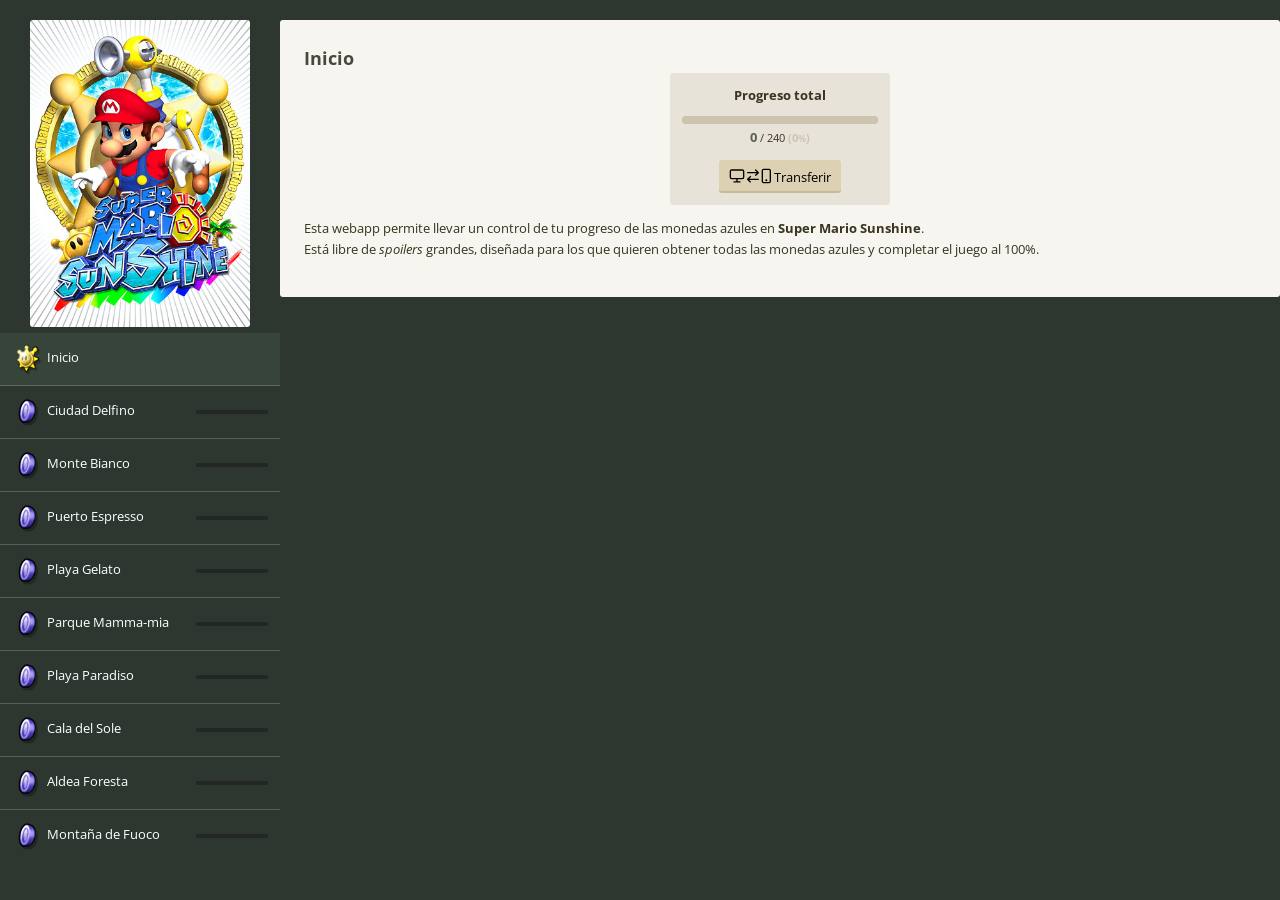
<file: super-mario-sunshine/index.html>
<!DOCTYPE html>
<html translate="no">
<head>
	<title>Super Mario Sunshine - Guía interactiva Monedas azules</title>
	<meta http-equiv="content-Type" content="text/html; charset=UTF-8"/>
	<meta charset="UTF-8"/>
	<meta name="description" content="Controla tu progreso de las monedas azules de Super Mario Sunshine en esta webapp." />
	<meta name="keywords" content="super mario sunshine, monedas azules, guia, nintendo, gamecube, switch, checklist" />
	<meta name="viewport" content="width=device-width, initial-scale=1.0, maximum-scale=1.0, user-scalable=0"/>
	<link rel="manifest" href="manifest.json"/>
	<link rel="shortcut icon" href="./resources/favicon16.png" type="image/png" sizes="16x16"/>
	<!-- iOS icons -->
	<link rel="apple-touch-icon" sizes="57x57" href="./resources/app_icon_114.png" />
	<link rel="apple-touch-icon" sizes="114x114" href="./resources/app_icon_114.png" />
	<link rel="apple-touch-icon" sizes="72x72" href="./resources/app_icon_144.png" />
	<link rel="apple-touch-icon" sizes="144x144" href="./resources/app_icon_144.png" />
	<link rel="apple-touch-icon" href="./resources/app_icon_192.png" />

	<!-- cache -->
	<meta http-equiv="Cache-Control" content="no-cache, no-store, must-revalidate" />
	<meta http-equiv="Pragma" content="no-cache" />
	<meta http-equiv="Expires" content="0" />

	<link type="text/css" rel="stylesheet" href="../assets/style.css" media="all"/>
	<style type="text/css">
		.availability{
			padding: 1px 6px;
			border-radius:3px;
			font-size:12px;
			font-weight:bold;
			background-color: #e0e0e0; color: #5f5f5f;
		}
		.availability-ep1{background-color: #a4a3ee; color: #2e2262;}
		.availability-ep2{background-color: #e1a3ee; color: #622259;}
		.availability-ep3{background-color: #eea3b9; color: #622232;}
		.availability-ep4{background-color: #eeb8a3; color: #623422;}
		.availability-ep5{background-color: #e6eea3; color: #626122;}
		.availability-ep6{background-color: #bbeea3; color: #296222;}
		.availability-ep7{background-color: #a3eee1; color: #226257;}
		.availability-ep8{background-color: #a3c1ee; color: #224562;}
	</style>

	<script type="text/javascript">
		/* cache service worker */
		if (navigator.serviceWorker && window.location.hostname === 'www.marcrobledo.com'){
			if (location.protocol === 'http:')
				location.href = window.location.href.replace('http:', 'https:');
			else if (location.protocol === 'https:')
				navigator.serviceWorker.register('/completion-tracker-js/super-mario-sunshine/_cache_service_worker.js', { scope: '/completion-tracker-js/' }); /* using absolute paths to avoid unexpected behaviour in GitHub Pages */
		}
	</script>
	<script type="text/javascript" src="../assets/app.js"></script>
	<script type="text/javascript" src="../completion-tracker.js"></script>
	<script type="text/javascript"><!--
		window.addEventListener('load', function(evt){
			CompletionTrackerUI.initialize('mario-sunshine');
		});
	--></script>
</head>

<body>
	<header>
		<h1>Super Mario Sunshine - Progress Tracker App</h1>
		<div id="topbar">
			<button id="btn-menu-toggle">
				<svg id="topbar-icon" xmlns="http://www.w3.org/2000/svg" fill="currentColor" viewBox="0 0 24 24"><path d="M2 6a1 1 0 0 1 1-1h18a1 1 0 1 1 0 2H3a1 1 0 0 1-1-1m0 6a1 1 0 0 1 1-1h18a1 1 0 1 1 0 2H3a1 1 0 0 1-1-1m1 5a1 1 0 1 0 0 2h18a1 1 0 1 0 0-2z"/></svg>
				<span id="topbar-title"></span>
			</button>
			<button id="btn-filters-toggle">
				<svg xmlns="http://www.w3.org/2000/svg" fill="currentColor" viewBox="0 0 24 24"><path d="M4 2a1 1 0 0 1 1 1v7a1 1 0 1 1-2 0V3a1 1 0 0 1 1-1m1 13h2a1 1 0 1 0 0-2H1a1 1 0 1 0 0 2h2v6a1 1 0 1 0 2 0zm8-3a1 1 0 1 0-2 0v9a1 1 0 1 0 2 0zM12 2a1 1 0 0 1 1 1v4h2a1 1 0 1 1 0 2H9a1 1 0 1 1 0-2h2V3a1 1 0 0 1 1-1m9 13h2a1 1 0 1 0 0-2h-6a1 1 0 1 0 0 2h2v6a1 1 0 1 0 2 0zM20 2a1 1 0 0 0-1 1v7a1 1 0 1 0 2 0V3a1 1 0 0 0-1-1"/></svg>
			</button>
		</div>
	</header>
	<div id="wrapper">
		<nav>
			<div class="text-center"><img src="resources/cover.jpg" class="cover" /></div>
			<ul>
				<li><a href="#home"><img src="resources/total.png" class="icon" loading="lazy" /> Inicio</a></li>
				<li><a href="#delfino-plaza"><img src="resources/blue_coin.png" class="icon" loading="lazy" /> Ciudad Delfino</a></li>
				<li><a href="#bianco-hills"><img src="resources/blue_coin.png" class="icon" loading="lazy" /> Monte Bianco</a></li>
				<li><a href="#ricco-harbor"><img src="resources/blue_coin.png" class="icon" loading="lazy" /> Puerto Espresso</a></li>
				<li><a href="#gelato-beach"><img src="resources/blue_coin.png" class="icon" loading="lazy" /> Playa Gelato</a></li>
				<li><a href="#pinna-park"><img src="resources/blue_coin.png" class="icon" loading="lazy" /> Parque Mamma-mia</a></li>
				<li><a href="#sirena-beach"><img src="resources/blue_coin.png" class="icon" loading="lazy" /> Playa Paradiso</a></li>
				<li><a href="#noki-bay"><img src="resources/blue_coin.png" class="icon" loading="lazy" /> Cala del Sole</a></li>
				<li><a href="#pianta-village"><img src="resources/blue_coin.png" class="icon" loading="lazy" /> Aldea Foresta</a></li>
				<li><a href="#corona-mountain"><img src="resources/blue_coin.png" class="icon" loading="lazy" /> Montaña de Fuoco</a></li>
			</ul>
		</nav>

		<div id="content">
			<div id="tab-home" class="tab">
				<h2 class="hide-for-mobile">Inicio</h2>
				<div id="container-cover"><img src="resources/cover.jpg" class="cover" loading="lazy" /></div>

				<div id="container-progress">
					<div class="container-progress-title">Progreso total</div>
					<div id="container-total-progress-bar"></div>
					<div>
						<span id="container-total-counter"></span><small> / <span id="container-total-total"></span> <span class="text-muted">(<span id="container-total-percentage"></span><small>%</small>)</span></small>
					</div>
					<div class="text-center">
						<button id="btn-transfer-progress"><svg xmlns="http://www.w3.org/2000/svg" fill="currentColor" style="height:16px" viewBox="0 0 64 24"><path fill-rule="evenodd" d="M1 4.9A3 3 0 0 1 4 2h16a3 3 0 0 1 3 2.9V14a3 3 0 0 1-3 2.9h-7v3h3.5a1 1 0 1 1 0 2h-9a1 1 0 1 1 0-2H11v-3H4A3 3 0 0 1 1 14V5ZM4 4c-.6 0-1 .5-1 .9V14c0 .4.4.9 1 .9h16c.6 0 1-.5 1-.9V5c0-.4-.4-.9-1-.9H4Z" clip-rule="evenodd"/><path d="M39.3 10.3a1 1 0 0 0 1.4 1.4l4-4a1 1 0 0 0 0-1.4l-4-4a1 1 0 1 0-1.4 1.4L41.6 6H28a1 1 0 1 0 0 2h13.6l-2.3 2.3ZM44 16H30.4l2.3-2.3a1 1 0 1 0-1.4-1.4l-4 4a1 1 0 0 0 0 1.4l4 4a1 1 0 0 0 1.4-1.4L30.4 18H44a1 1 0 1 0 0-2ZM56 20a1.5 1.5 0 1 0 0-3 1.5 1.5 0 0 0 0 3Z"/><path fill-rule="evenodd" d="M49 20c0 1.5 1 3 2.7 3h8.6c1.6 0 2.7-1.5 2.7-3V4c0-1.5-1-3-2.7-3h-8.6C50.1 1 49 2.5 49 4v16Zm2.7 1c-.2 0-.7-.3-.7-1V4c0-.7.5-1 .7-1h8.6c.2 0 .7.3.7 1v16c0 .7-.5 1-.7 1h-8.6Z" clip-rule="evenodd"/></svg> <span>Transferir</span></button>
					</div>
				</div>
				<p>
					Esta webapp permite llevar un control de tu progreso de las monedas azules en <strong>Super Mario Sunshine</strong>.<br/>
					Está libre de <em>spoilers</em> grandes, diseñada para los que quieren obtener todas las monedas azules y completar el juego al 100%.
				</p>
			</div>


			<div id="tab-delfino-plaza" class="tab">
				<h2>Ciudad Delfino</h2>
				<ul>
					<li>
						<label><input type="checkbox" data-tracker="mario-sunshine" data-index="0" data-category="delfino-plaza" />Moneda 1</label>
						<div class="item-description">
							<span class="location">Borrar M</span>: detrás de la caja del embarcadero central.
						</div>
					</li>
					<li>
						<label><input type="checkbox" data-tracker="mario-sunshine" data-index="1" data-category="delfino-plaza" />Moneda 2</label>
						<div class="item-description">
							<span class="location">Borrar M</span>: detrás de la caja del tejado sobre el canal.
						</div>
					</li>
					<li>
						<label><input type="checkbox" data-tracker="mario-sunshine" data-index="2" data-category="delfino-plaza" />Moneda 3</label>
						<div class="item-description">
							<span class="location">Borrar M</span>: detrás de la torre cercana al cañón que te lleva al Parque Mamma-mia.
						</div>
					</li>
					<li>
						<label><input type="checkbox" data-tracker="mario-sunshine" data-index="3" data-category="delfino-plaza" />Moneda 4</label>
						<div class="item-description">
							<span class="location">Borrar X</span>: en el lado derecho de la estatua del forestano en la plaza central.
						</div>
					</li>
					<li>
						<label><input type="checkbox" data-tracker="mario-sunshine" data-index="4" data-category="delfino-plaza" />Moneda 5</label>
						<div class="item-description">
							<span class="location">Borrar X</span>: detrás de la base del campanario a la izquierda de la plaza.
						</div>
					</li>
					<li>
						<label><input type="checkbox" data-tracker="mario-sunshine" data-index="5" data-category="delfino-plaza" />Moneda 6</label>
						<div class="item-description">
							<span class="location">Pasadizo subterráneo</span>: entrada cerca del mercado
						</div>
					</li>
					<li>
						<label><input type="checkbox" data-tracker="mario-sunshine" data-index="6" data-category="delfino-plaza" />Moneda 7</label>
						<div class="item-description">
							<span class="location">Pasadizo subterráneo</span>: entrada antes de cruzar el canal por el lado izquierdo de la ciudad
						</div>
					</li>
					<li>
						<label><input type="checkbox" data-tracker="mario-sunshine" data-index="7" data-category="delfino-plaza" />Moneda 8</label>
						<div class="item-description">
							<span class="location">Pasadizo subterráneo</span>: entrada en la isla del forestano al que hay que entregarle cocos
						</div>
					</li>
					<li>
						<label><input type="checkbox" data-tracker="mario-sunshine" data-index="8" data-category="delfino-plaza" />Moneda 9</label>
						<div class="item-description">
							<span class="location">Prisión</span>: debajo del campanario derecho
						</div>
					</li>
					<li>
						<label><input type="checkbox" data-tracker="mario-sunshine" data-index="9" data-category="delfino-plaza" />Moneda 10</label>
						<div class="item-description">
							<span class="location">Rociar pájaro azul</span>: desde el edificio cercano al centro del canal.
						</div>
					</li>
					<li>
						<label><input type="checkbox" data-tracker="mario-sunshine" data-index="10" data-category="delfino-plaza" />Moneda 11</label>
						<div class="item-description">
							<span class="location">Rociar pájaro azul</span>: cerca de la plaza (cerca de la entrada a Playa Paradiso).
						</div>
					</li>
					<li>
						<label><input type="checkbox" data-tracker="mario-sunshine" data-index="11" data-category="delfino-plaza" />Moneda 12</label>
						<div class="item-description">
							<span class="location">Apagar fuego</span>: mochila de un forestano del lado derecho del pueblo.
						</div>
					</li>
					<li>
						<label><input type="checkbox" data-tracker="mario-sunshine" data-index="12" data-category="delfino-plaza" />Moneda 13</label>
						<div class="item-description">
							<span class="location">Entregar frutas</span>: entregar 3 plátanos al forestano.
						</div>
					</li>
					<li>
						<label><input type="checkbox" data-tracker="mario-sunshine" data-index="13" data-category="delfino-plaza" />Moneda 14</label>
						<div class="item-description">
							<span class="location">Entregar frutas</span>: entregar 3 cocos al forestano.
						</div>
					</li>
					<li>
						<label><input type="checkbox" data-tracker="mario-sunshine" data-index="14" data-category="delfino-plaza" />Moneda 15</label>
						<div class="item-description">
							<span class="location">Entregar frutas</span>: entregar 3 durianes al forestano (hay que chutarlos).
						</div>
					</li>
					<li>
						<label><input type="checkbox" data-tracker="mario-sunshine" data-index="15" data-category="delfino-plaza" />Moneda 16</label>
						<div class="item-description">
							<span class="location">Entregar frutas</span>: entregar 3 piñas al forestano.
						</div>
					</li>
					<li>
						<label><input type="checkbox" data-tracker="mario-sunshine" data-index="16" data-category="delfino-plaza" />Moneda 17</label>
						<div class="item-description">
							<span class="location">Limpiar masa con zumo de Yoshi</span>: detrás de una torre cercana al faro.
						</div>
					</li>
					<li>
						<label><input type="checkbox" data-tracker="mario-sunshine" data-index="17" data-category="delfino-plaza" />Moneda 18</label>
						<div class="item-description">
							<span class="location">Limpiar masa con zumo de Yoshi</span>: en una ventana de la parte superior de la torre en la zona izquierda de la ciudad.
						</div>
					</li>
					<li>
						<label><input type="checkbox" data-tracker="mario-sunshine" data-index="18" data-category="delfino-plaza" />Moneda 19</label>
						<div class="item-description">
							<span class="location">Romper puerta doble con turborreactor</span>: plataforma cercana al faro.
						</div>
					</li>
					<li>
						<label><input type="checkbox" data-tracker="mario-sunshine" data-index="19" data-category="delfino-plaza" />Moneda 20</label>
						<div class="item-description">
							<span class="availability">Tras completar el juego</span> <span class="location">Derretir bloque de hielo</span>: en un edificio con puertas dobles del aeropuerto.
						</div>
					</li>
				</ul>
			</div>


			<div id="tab-bianco-hills" class="tab">
				<h2>Monte Bianco</h2>
				<ul>
					<li>
						<label><input type="checkbox" data-tracker="mario-sunshine" data-index="20" data-category="bianco-hills" />Moneda 1</label>
						<div class="item-description">
							<span class="location">Borrar M</span>: en la pared blanca que separa el pueblo de las palmeras.
						</div>
					</li>
					<li>
						<label><input type="checkbox" data-tracker="mario-sunshine" data-index="21" data-category="bianco-hills" />Moneda 2</label>
						<div class="item-description">
							<span class="location">Borrar M</span>: en la pared blanca que separa el pueblo de las palmeras.
						</div>
					</li>
					<li>
						<label><input type="checkbox" data-tracker="mario-sunshine" data-index="22" data-category="bianco-hills" />Moneda 3</label>
						<div class="item-description">
							<span class="location">Borrar M</span>: detrás del edificio de dos torretas
						</div>
					</li>
					<li>
						<label><input type="checkbox" data-tracker="mario-sunshine" data-index="23" data-category="bianco-hills" />Moneda 4</label>
						<div class="item-description">
							<span class="location">Borrar M</span>: siguiendo el camino del molino, en la parte de arriba, donde te puedes subir a las aspas
						</div>
					</li>
					<li>
						<label><input type="checkbox" data-tracker="mario-sunshine" data-index="24" data-category="bianco-hills" />Moneda 5</label>
						<div class="item-description">
							<span class="location">Borrar X</span>: en la pared blanca, mirando a las palmeras
						</div>
					</li>
					<li>
						<label><input type="checkbox" data-tracker="mario-sunshine" data-index="25" data-category="bianco-hills" />Moneda 6</label>
						<div class="item-description">
							<span class="location">Borrar X</span>: en la pared blanca, mirando al pueblo
						</div>
					</li>
					<li>
						<label><input type="checkbox" data-tracker="mario-sunshine" data-index="26" data-category="bianco-hills" />Moneda 7</label>
						<div class="item-description">
							<span class="location">Rociar ventanas</span>: en el balcón de la casa arcada
						</div>
					</li>
					<li>
						<label><input type="checkbox" data-tracker="mario-sunshine" data-index="27" data-category="bianco-hills" />Moneda 8</label>
						<div class="item-description">
							<span class="location">Bajo el agua</span>: en el río, por la izquierda
						</div>
					</li>
					<li>
						<label><input type="checkbox" data-tracker="mario-sunshine" data-index="28" data-category="bianco-hills" />Moneda 9</label>
						<div class="item-description">
							<span class="location">Entre dos edificios</span>: flotando en uno de los dos artefactos de viento del pueblo
						</div>
					</li>
					<li>
						<label><input type="checkbox" data-tracker="mario-sunshine" data-index="29" data-category="bianco-hills" />Moneda 10</label>
						<div class="item-description">
							<span class="location">En un balcón</span>: en el balcón derecho del edificio de las dos torretas
						</div>
					</li>
					<li>
						<label><input type="checkbox" data-tracker="mario-sunshine" data-index="30" data-category="bianco-hills" />Moneda 11</label>
						<div class="item-description">
							<span class="location">Hacer girar molino</span>: cerca del campanario
						</div>
					</li>
					<li>
						<label><input type="checkbox" data-tracker="mario-sunshine" data-index="31" data-category="bianco-hills" />Moneda 12</label>
						<div class="item-description">
							<span class="location">Bajo el agua</span>: se ve mirando desde las palmeras al lago
						</div>
					</li>
					<li>
						<label><input type="checkbox" data-tracker="mario-sunshine" data-index="32" data-category="bianco-hills" />Moneda 13</label>
						<div class="item-description">
							<span class="location">Rociar hierba</span>: alrededor de una roca a la derecha subiendo al molino
						</div>
					</li>
					<li>
						<label><input type="checkbox" data-tracker="mario-sunshine" data-index="33" data-category="bianco-hills" />Moneda 14</label>
						<div class="item-description">
							<span class="availability availability-ep3">Episodio 3+</span> <span class="location">En un saliente de la montaña</span>
						</div>
					</li>
					<li>
						<label><input type="checkbox" data-tracker="mario-sunshine" data-index="34" data-category="bianco-hills" />Moneda 15</label>
						<div class="item-description">
							<span class="availability availability-ep3">Episodio 3+</span> <span class="location">Rociar palmera</span>: la más cercana a la noria
						</div>
					</li>
					<li>
						<label><input type="checkbox" data-tracker="mario-sunshine" data-index="35" data-category="bianco-hills" />Moneda 16</label>
						<div class="item-description">
							<span class="availability availability-ep3">Episodio 3+</span> <span class="location">En el molino pequeño más alto</span>: usando el propulsor para llegar al mini-molino más alto
						</div>
					</li>
					<li>
						<label><input type="checkbox" data-tracker="mario-sunshine" data-index="36" data-category="bianco-hills" />Moneda 17</label>
						<div class="item-description">
							<span class="availability availability-ep3">Episodios 3, 4, 5, 6 y 8</span> <span class="location">Derrotar Pokey</span>: donde se encontraba Floro Piraña en el episodio 2
						</div>
					</li>
					<li>
						<label><input type="checkbox" data-tracker="mario-sunshine" data-index="37" data-category="bianco-hills" />Moneda 18</label>
						<div class="item-description">
							<span class="availability availability-ep4">Episodio 4+</span> <span class="location">Derrotar Pokey</span>: en uno de los tres salientes de ladrillo en la pared blanca
						</div>
					</li>
					<li>
						<label><input type="checkbox" data-tracker="mario-sunshine" data-index="38" data-category="bianco-hills" />Moneda 19</label>
						<div class="item-description">
							<span class="availability availability-ep4">Episodio 4+</span> <span class="location">Debajo del puente del gran molino</span>
						</div>
					</li>
					<li>
						<label><input type="checkbox" data-tracker="mario-sunshine" data-index="39" data-category="bianco-hills" />Moneda 20</label>
						<div class="item-description">
							<span class="availability availability-ep5">Episodio 5+</span> <span class="location">Limpiar forestano</span>: en la torre cilíndrica lleno de barro
						</div>
					</li>
					<li>
						<label><input type="checkbox" data-tracker="mario-sunshine" data-index="40" data-category="bianco-hills" />Moneda 21</label>
						<div class="item-description">
							<span class="availability availability-ep5">Episodio 5+</span> <span class="location">Zona de batalla contra Floro Piraña</span>: al derrotar a Floro Piraña por segunda vez, en unas plataformas en la colina donde dormía
						</div>
					</li>
					<li>
						<label><input type="checkbox" data-tracker="mario-sunshine" data-index="41" data-category="bianco-hills" />Moneda 22</label>
						<div class="item-description">
							<span class="availability availability-ep6">Episodio 6+</span> <span class="location">Rociar pájaro azul</span>: revoloteando por el pueblo
						</div>
					</li>
					<li>
						<label><input type="checkbox" data-tracker="mario-sunshine" data-index="42" data-category="bianco-hills" />Moneda 23</label>
						<div class="item-description">
							<span class="availability availability-ep6">Episodio 6+</span> <span class="location">Impulsarse desde un poste</span>: que tiene un montón de monedas
						</div>
					</li>
					<li>
						<label><input type="checkbox" data-tracker="mario-sunshine" data-index="43" data-category="bianco-hills" />Moneda 24</label>
						<div class="item-description">
							<span class="availability availability-ep6">Episodio 6+</span> <span class="location">Rociar roca verde</span>: en la colina donde dormía Floro Piraña, saltando por las nubes
						</div>
					</li>
					<li>
						<label><input type="checkbox" data-tracker="mario-sunshine" data-index="44" data-category="bianco-hills" />Moneda 25</label>
						<div class="item-description">
							<span class="availability availability-ep6">Episodio 6+</span> <span class="location">Bajo el agua</span>: por la parte izquierda del molino
						</div>
					</li>
					<li>
						<label><input type="checkbox" data-tracker="mario-sunshine" data-index="45" data-category="bianco-hills" />Moneda 26</label>
						<div class="item-description">
							<span class="availability availability-ep7">Episodio 7+</span> <span class="location">Borrar O</span>: en el edificio de las dos torres
						</div>
					</li>
					<li>
						<label><input type="checkbox" data-tracker="mario-sunshine" data-index="46" data-category="bianco-hills" />Moneda 27</label>
						<div class="item-description">
							<span class="availability availability-ep7">Episodio 7+</span> <span class="location">Borrar O</span>: en el edificio arcado con dos ventanas
						</div>
					</li>
					<li>
						<label><input type="checkbox" data-tracker="mario-sunshine" data-index="47" data-category="bianco-hills" />Moneda 28</label>
						<div class="item-description">
							<span class="availability availability-ep8">Episodio 8+</span> <span class="location">Mariposa azul</span>: comer con Yoshi en el pueblo
						</div>
					</li>
					<li>
						<label><input type="checkbox" data-tracker="mario-sunshine" data-index="48" data-category="bianco-hills" />Moneda 29</label>
						<div class="item-description">
							<span class="availability availability-ep8">Episodio 8+</span> <span class="location">Panal de abejas</span>: comer panales y abejas con Yoshi en la zona de palmeras
						</div>
					</li>
					<li>
						<label><input type="checkbox" data-tracker="mario-sunshine" data-index="49" data-category="bianco-hills" />Moneda 30</label>
						<div class="item-description">
							<span class="availability availability-ep8">Episodio 8+</span> <span class="location">Limpiar forestano</span>: en una especie de patio interior de la muralla blanca, cerca del campanario
						</div>
					</li>
				</ul>
			</div>


			<div id="tab-ricco-harbor" class="tab">
				<h2>Puerto Espresso</h2>
				<ul>
					<li>
						<label><input type="checkbox" data-tracker="mario-sunshine" data-index="50" data-category="ricco-harbor" />Moneda 1</label>
						<div class="item-description">
							<span class="location">Borrar M</span>: detrás del punto inicial, en el tejado rojo del almacén
						</div>
					</li>
					<li>
						<label><input type="checkbox" data-tracker="mario-sunshine" data-index="51" data-category="ricco-harbor" />Moneda 2</label>
						<div class="item-description">
							<span class="location">Borrar M</span>: en la pared del almacén
						</div>
					</li>
					<li>
						<label><input type="checkbox" data-tracker="mario-sunshine" data-index="52" data-category="ricco-harbor" />Moneda 3</label>
						<div class="item-description">
							<span class="availability availability-ep1">Exclusivo episodio 1</span> <span class="location">Borrar M</span>: en la bodega del barco, debajo de una mancha de tinta
						</div>
					</li>
					<li>
						<label><input type="checkbox" data-tracker="mario-sunshine" data-index="53" data-category="ricco-harbor" />Moneda 4</label>
						<div class="item-description">
							<span class="availability availability-ep1">Exclusivo episodio 1</span> <span class="location">Borrar M</span>: debajo del a Torre Espresso, debajo de una mancha de tinta
						</div>
					</li>
					<li>
						<label><input type="checkbox" data-tracker="mario-sunshine" data-index="54" data-category="ricco-harbor" />Moneda 5</label>
						<div class="item-description">
							<span class="location">Borrar M</span>: en el casco del barco
						</div>
					</li>
					<li>
						<label><input type="checkbox" data-tracker="mario-sunshine" data-index="55" data-category="ricco-harbor" />Moneda 6</label>
						<div class="item-description">
							<span class="location">Borrar M</span>: en una de las casas
						</div>
					</li>
					<li>
						<label><input type="checkbox" data-tracker="mario-sunshine" data-index="56" data-category="ricco-harbor" />Moneda 7</label>
						<div class="item-description">
							<span class="location">Borrar M</span>: en la plataforma de la viga más alta, en el área más alta de más a la derecha de la fase
						</div>
					</li>
					<li>
						<label><input type="checkbox" data-tracker="mario-sunshine" data-index="57" data-category="ricco-harbor" />Moneda 8</label>
						<div class="item-description">
							<span class="location">Borrar M</span>: en el saliente herboso de la derecha, más allá del grupo de plataformas de las vigas.
						</div>
					</li>
					<li>
						<label><input type="checkbox" data-tracker="mario-sunshine" data-index="58" data-category="ricco-harbor" />Moneda 9</label>
						<div class="item-description">
							<span class="location">Rociar pared</span>: en el Faro Espresso, en la pared delante de la pila de cajas hay un sol azul oculto
						</div>
					</li>
					<li>
						<label><input type="checkbox" data-tracker="mario-sunshine" data-index="59" data-category="ricco-harbor" />Moneda 10</label>
						<div class="item-description">
							<span class="location">En una caja</span>: debajo de la Torre Espresso, en una caja cerca de la charca y de un punto de apoyo
						</div>
					</li>
					<li>
						<label><input type="checkbox" data-tracker="mario-sunshine" data-index="60" data-category="ricco-harbor" />Moneda 11</label>
						<div class="item-description">
							<span class="location">Rociar hélice submarino</span>: al rociar una primera hélice para que salga a flote el submarino
						</div>
					</li>
					<li>
						<label><input type="checkbox" data-tracker="mario-sunshine" data-index="61" data-category="ricco-harbor" />Moneda 12</label>
						<div class="item-description">
							<span class="location">En un tablón</span>: en uno de los tablones de Torre Espresso
						</div>
					</li>
					<li>
						<label><input type="checkbox" data-tracker="mario-sunshine" data-index="62" data-category="ricco-harbor" />Moneda 13</label>
						<div class="item-description">
							<span class="location">Borrar moneda roja</span>: sobre las casas de la parte superior del muelle
						</div>
					</li>
					<li>
						<label><input type="checkbox" data-tracker="mario-sunshine" data-index="63" data-category="ricco-harbor" />Moneda 14</label>
						<div class="item-description">
							<span class="location">Bajo el agua</span>: debajo de una de las plataformas rojas con flechas grandes
						</div>
					</li>
					<li>
						<label><input type="checkbox" data-tracker="mario-sunshine" data-index="64" data-category="ricco-harbor" />Moneda 15</label>
						<div class="item-description">
							<span class="location">Encima de la fuente</span>: en la parte superior del muelle
						</div>
					</li>
					<li>
						<label><input type="checkbox" data-tracker="mario-sunshine" data-index="65" data-category="ricco-harbor" />Moneda 16</label>
						<div class="item-description">
							<span class="location">En las vigas azules</span>: siguiendo recto despues del gancho
						</div>
					</li>
					<li>
						<label><input type="checkbox" data-tracker="mario-sunshine" data-index="66" data-category="ricco-harbor" />Moneda 17</label>
						<div class="item-description">
							<span class="location">En las vigas azules</span>: Haz un triple salto desde la cubierta del barco, hay las vigas azules. Planea hacia la grúa que se mueve de un lado a otro, ve hacia el brazo de la grúa y allí hay 4 monedas de oro y una azul.
						</div>
					</li>
					<li>
						<label><input type="checkbox" data-tracker="mario-sunshine" data-index="67" data-category="ricco-harbor" />Moneda 18</label>
						<div class="item-description">
							<span class="location">En las vigas azules</span>: al final de la viga que está sobre el barco del punto de inicio
						</div>
					</li>
					<li>
						<label><input type="checkbox" data-tracker="mario-sunshine" data-index="68" data-category="ricco-harbor" />Moneda 19</label>
						<div class="item-description">
							<span class="location">En las vigas azules</span>: al final de la viga azul que apunta al mar, en la esquina opuesta al punto de inicio
						</div>
					</li>
					<li>
						<label><input type="checkbox" data-tracker="mario-sunshine" data-index="69" data-category="ricco-harbor" />Moneda 20</label>
						<div class="item-description">
							<span class="location">Cerca de una bandera roja</span>: fuera del puerto, junto a los indicadores de cinta amarilla
						</div>
					</li>
					<li>
						<label><input type="checkbox" data-tracker="mario-sunshine" data-index="70" data-category="ricco-harbor" />Moneda 21</label>
						<div class="item-description">
							<span class="location">Borrar X</span>: en el edificio próximo a la columna curvada en el muelle superior.
						</div>
					</li>
					<li>
						<label><input type="checkbox" data-tracker="mario-sunshine" data-index="71" data-category="ricco-harbor" />Moneda 22</label>
						<div class="item-description">
							<span class="location">Borrar X</span>: en la base de la Torre Espresso.
						</div>
					</li>
					<li>
						<label><input type="checkbox" data-tracker="mario-sunshine" data-index="72" data-category="ricco-harbor" />Moneda 23</label>
						<div class="item-description">
							<span class="location">Cerca del túnel de las carreras</span>
						</div>
					</li>
					<li>
						<label><input type="checkbox" data-tracker="mario-sunshine" data-index="73" data-category="ricco-harbor" />Moneda 24</label>
						<div class="item-description">
							<span class="availability availability-ep3">Episodio 3+</span> <span class="location">Sobre el tejado de la Torre Espresso</span>
						</div>
					</li>
					<li>
						<label><input type="checkbox" data-tracker="mario-sunshine" data-index="74" data-category="ricco-harbor" />Moneda 25</label>
						<div class="item-description">
							<span class="availability availability-ep3">Episodio 3+</span> <span class="location">Golpear Klamber (araña)</span>: en el barco del punto inicial.
						</div>
					</li>
					<li>
						<label><input type="checkbox" data-tracker="mario-sunshine" data-index="75" data-category="ricco-harbor" />Moneda 26</label>
						<div class="item-description">
							<span class="availability availability-ep3">Episodio 3+</span> <span class="location">Golpear Klamber (araña)</span>: en el barco del punto inicial, en la parte trasera
						</div>
					</li>
					<li>
						<label><input type="checkbox" data-tracker="mario-sunshine" data-index="76" data-category="ricco-harbor" />Moneda 27</label>
						<div class="item-description">
							<span class="availability availability-ep3">Episodio 3+</span> <span class="location">Tragar Klamber (araña)</span>: comer con Yoshi en la pared del puerto, cerca de la Torre Espresso.
						</div>
					</li>
					<li>
						<label><input type="checkbox" data-tracker="mario-sunshine" data-index="77" data-category="ricco-harbor" />Moneda 28</label>
						<div class="item-description">
							<span class="availability availability-ep4">Episodio 4+</span> <span class="location">Derrotar Mega Blooper</span>
						</div>
					</li>
					<li>
						<label><input type="checkbox" data-tracker="mario-sunshine" data-index="78" data-category="ricco-harbor" />Moneda 29</label>
						<div class="item-description">
							<span class="availability availability-ep6">Episodio 6+</span> <span class="location">Rociar cesta de peces</span>: en el mercadillo, al lado de un forestano
						</div>
					</li>
					<li>
						<label><input type="checkbox" data-tracker="mario-sunshine" data-index="79" data-category="ricco-harbor" />Moneda 30</label>
						<div class="item-description">
							<span class="availability availability-ep8">Episodio 8+</span> <span class="location">Comer mariposas</span>: comer con Yoshi en el mercadillo
						</div>
					</li>
				</ul>
			</div>


			<div id="tab-gelato-beach" class="tab">
				<h2>Playa Gelato</h2>
				<ul>
					<li>
						<label><input type="checkbox" data-tracker="mario-sunshine" data-index="80" data-category="gelato-beach" />Moneda 1</label>
						<div class="item-description">
							<span class="location">Bajo el agua</span>: detrás del punto inicial
						</div>
					</li>
					<li>
						<label><input type="checkbox" data-tracker="mario-sunshine" data-index="81" data-category="gelato-beach" />Moneda 2</label>
						<div class="item-description">
							<span class="location">Grupo de monedas</span>: al final de la hilera de monedas puedes encontrar la tercera moneda
						</div>
					</li>
					<li>
						<label><input type="checkbox" data-tracker="mario-sunshine" data-index="82" data-category="gelato-beach" />Moneda 3</label>
						<div class="item-description">
							<span class="location">En la palmera del columpio</span>: en la copa de la palmera del columpio.
						</div>
					</li>
					<li>
						<label><input type="checkbox" data-tracker="mario-sunshine" data-index="83" data-category="gelato-beach" />Moneda 4</label>
						<div class="item-description">
							<span class="location">Bajo el agua</span>: en el banco de peces, detrás del columpio
						</div>
					</li>
					<li>
						<label><input type="checkbox" data-tracker="mario-sunshine" data-index="84" data-category="gelato-beach" />Moneda 5</label>
						<div class="item-description">
							<span class="location">Bajo el agua</span>: detrás del columpio, al fondo
						</div>
					</li>
					<li>
						<label><input type="checkbox" data-tracker="mario-sunshine" data-index="85" data-category="gelato-beach" />Moneda 6</label>
						<div class="item-description">
							<span class="location">Rociar arena</span>: la de delante e izquierda de las tablas de surf
						</div>
					</li>
					<li>
						<label><input type="checkbox" data-tracker="mario-sunshine" data-index="86" data-category="gelato-beach" />Moneda 7</label>
						<div class="item-description">
							<span class="location">Golpear Picocuac rojo</span>
						</div>
					</li>
					<li>
						<label><input type="checkbox" data-tracker="mario-sunshine" data-index="87" data-category="gelato-beach" />Moneda 8</label>
						<div class="item-description">
							<span class="location">Borrar M</span>: en el pequeño saliente herboso de encima a la derecha de la cabaña azul
						</div>
					</li>
					<li>
						<label><input type="checkbox" data-tracker="mario-sunshine" data-index="88" data-category="gelato-beach" />Moneda 9</label>
						<div class="item-description">
							<span class="location">Grupo de monedas</span>: entre las monedas del techo de la cabaña azul.
						</div>
					</li>
					<li>
						<label><input type="checkbox" data-tracker="mario-sunshine" data-index="89" data-category="gelato-beach" />Moneda 10</label>
						<div class="item-description">
							<span class="location">Bajo el agua</span>: entre el banco de peces que nada por el arrecife de coral.
						</div>
					</li>
					<li>
						<label><input type="checkbox" data-tracker="mario-sunshine" data-index="90" data-category="gelato-beach" />Moneda 11</label>
						<div class="item-description">
							<span class="location">Rociar arena</span>: detrás del velero que se encuentra en medio de la playa
						</div>
					</li>
					<li>
						<label><input type="checkbox" data-tracker="mario-sunshine" data-index="91" data-category="gelato-beach" />Moneda 12</label>
						<div class="item-description">
							<span class="location">Rociar arena</span>: entre las palmeras y el bar de los melones
						</div>
					</li>
					<li>
						<label><input type="checkbox" data-tracker="mario-sunshine" data-index="92" data-category="gelato-beach" />Moneda 13</label>
						<div class="item-description">
							<span class="location">Triturador de fruta</span>: dejar caer cualquier fruta a la viga de encima del bar de los melones.
						</div>
					</li>
					<li>
						<label><input type="checkbox" data-tracker="mario-sunshine" data-index="93" data-category="gelato-beach" />Moneda 14</label>
						<div class="item-description">
							<span class="location">Borrar triángulo</span>: en las rocas, a la derecha del punto inicial
						</div>
					</li>
					<li>
						<label><input type="checkbox" data-tracker="mario-sunshine" data-index="94" data-category="gelato-beach" />Moneda 15</label>
						<div class="item-description">
							<span class="location">Bajo el agua</span>: debajo del bar de los melones
						</div>
					</li>
					<li>
						<label><input type="checkbox" data-tracker="mario-sunshine" data-index="95" data-category="gelato-beach" />Moneda 16</label>
						<div class="item-description">
							<span class="location">Borrar triángulo</span>: a la derecha del bar de los melones, en las rocas
						</div>
					</li>
					<li>
						<label><input type="checkbox" data-tracker="mario-sunshine" data-index="96" data-category="gelato-beach" />Moneda 17</label>
						<div class="item-description">
							<span class="location">Rociar pájaro azul</span>: en el anfiteatro de ladrillo
						</div>
					</li>
					<li>
						<label><input type="checkbox" data-tracker="mario-sunshine" data-index="97" data-category="gelato-beach" />Moneda 18</label>
						<div class="item-description">
							<span class="location">Rociar pájaro azul</span>: en el cable de encima del anfiteatro.
						</div>
					</li>
					<li>
						<label><input type="checkbox" data-tracker="mario-sunshine" data-index="98" data-category="gelato-beach" />Moneda 19</label>
						<div class="item-description">
							<span class="location">En lo alto de un poste</span>: en lo alto del poste de madera, cerca del anfiteatro de ladrillo.
						</div>
					</li>
					<li>
						<label><input type="checkbox" data-tracker="mario-sunshine" data-index="99" data-category="gelato-beach" />Moneda 20</label>
						<div class="item-description">
							<span class="location">En una ladera</span>: entre las rocas de la ladera de encima del bar de los melones.
						</div>
					</li>
					<li>
						<label><input type="checkbox" data-tracker="mario-sunshine" data-index="100" data-category="gelato-beach" />Moneda 21</label>
						<div class="item-description">
							<span class="location">En lo alto de un poste</span>: sobre las rocas, encima del poste más alto.
						</div>
					</li>
					<li>
						<label><input type="checkbox" data-tracker="mario-sunshine" data-index="101" data-category="gelato-beach" />Moneda 22</label>
						<div class="item-description">
							<span class="location">Encima de una cabaña</span>: sobre las monedas de oro, encima de una cabaña cerca del punto inicial
						</div>
					</li>
					<li>
						<label><input type="checkbox" data-tracker="mario-sunshine" data-index="102" data-category="gelato-beach" />Moneda 23</label>
						<div class="item-description">
							<span class="location">Panal de abejas</span>: comer con Yoshi panal y abejas que hay debajo de la cabaña cerca del punto inicial
						</div>
					</li>
					<li>
						<label><input type="checkbox" data-tracker="mario-sunshine" data-index="103" data-category="gelato-beach" />Moneda 24</label>
						<div class="item-description">
							<span class="availability availability-ep2">Episodio 2+</span> <span class="location">Rociar arena</span>: donde apareció el castillo de arena
						</div>
					</li>
					<li>
						<label><input type="checkbox" data-tracker="mario-sunshine" data-index="104" data-category="gelato-beach" />Moneda 25</label>
						<div class="item-description">
							<span class="availability availability-ep4">Episodio 4+</span> <span class="location">Durante el viaje en el pájaro de arena</span>
						</div>
					</li>
					<li>
						<label><input type="checkbox" data-tracker="mario-sunshine" data-index="105" data-category="gelato-beach" />Moneda 26</label>
						<div class="item-description">
							<span class="availability availability-ep4">Episodio 4+</span> <span class="location">Durante el viaje en el pájaro de arena</span>
						</div>
					</li>
					<li>
						<label><input type="checkbox" data-tracker="mario-sunshine" data-index="106" data-category="gelato-beach" />Moneda 27</label>
						<div class="item-description">
							<span class="availability availability-ep4">Episodio 4+</span> <span class="location">Durante el viaje en el pájaro de arena</span>
						</div>
					</li>
					<li>
						<label><input type="checkbox" data-tracker="mario-sunshine" data-index="107" data-category="gelato-beach" />Moneda 28</label>
						<div class="item-description">
							<span class="availability availability-ep4">Episodio 4+</span> <span class="location">Durante el viaje en el pájaro de arena</span>
						</div>
					</li>
					<li>
						<label><input type="checkbox" data-tracker="mario-sunshine" data-index="108" data-category="gelato-beach" />Moneda 29</label>
						<div class="item-description">
							<span class="availability availability-ep5">Episodio 5+</span> <span class="location">Derrotar Picocuac azul</span>: en la copa de una palmera
						</div>
					</li>
					<li>
						<label><input type="checkbox" data-tracker="mario-sunshine" data-index="109" data-category="gelato-beach" />Moneda 30</label>
						<div class="item-description">
							<span class="availability availability-ep6">Episodio 6+</span> <span class="location">Limpiar masa con zumo de Yoshi</span>: a la derecha de la cabaña de fruta azul, echar agua al brote que aparece despues.
						</div>
					</li>
				</ul>
			</div>


			<div id="tab-pinna-park" class="tab">
				<h2>Parque Mamma-mia</h2>
				<ul>
					<li>
						<label><input type="checkbox" data-tracker="mario-sunshine" data-index="110" data-category="pinna-park" />Moneda 1</label>
						<div class="item-description">
							<span class="location">Mariposa azul</span>: cerca de los girasoles.
						</div>
					</li>
					<li>
						<label><input type="checkbox" data-tracker="mario-sunshine" data-index="111" data-category="pinna-park" />Moneda 2</label>
						<div class="item-description">
							<span class="location">Rociar arena</span>: entre el cesto central y la palmera, cerca de los Girasoles.
						</div>
					</li>
					<li>
						<label><input type="checkbox" data-tracker="mario-sunshine" data-index="112" data-category="pinna-park" />Moneda 3</label>
						<div class="item-description">
							<span class="location">Rociar sol azul</span>: en la arena entre la palmera y el cañón.
						</div>
					</li>
					<li>
						<label><input type="checkbox" data-tracker="mario-sunshine" data-index="113" data-category="pinna-park" />Moneda 4</label>
						<div class="item-description">
							<span class="location">Rociar pájaro azul</span>: alrededor del tiovivo de Yoshi.
						</div>
					</li>
					<li>
						<label><input type="checkbox" data-tracker="mario-sunshine" data-index="114" data-category="pinna-park" />Moneda 5</label>
						<div class="item-description">
							<span class="location">Almeja verde</span>: en la almeja verde del tiovivo de almejas, a la derecha del parque.
						</div>
					</li>
					<li>
						<label><input type="checkbox" data-tracker="mario-sunshine" data-index="115" data-category="pinna-park" />Moneda 6</label>
						<div class="item-description">
							<span class="location">Debajo de la entrada del barco pirata</span>: en las vigas de apoyo de debajo de la entrada al barco pirata.
						</div>
					</li>
					<li>
						<label><input type="checkbox" data-tracker="mario-sunshine" data-index="116" data-category="pinna-park" />Moneda 7</label>
						<div class="item-description">
							<span class="location">Borrar M</span>: en la arcada naranja de la derecha del principio.
						</div>
					</li>
					<li>
						<label><input type="checkbox" data-tracker="mario-sunshine" data-index="117" data-category="pinna-park" />Moneda 8</label>
						<div class="item-description">
							<span class="location">Derrotar Stu Caminador (torre de enemigos)</span>: junto a la rampa baja de ladrillo de la parte de atrás de la noria.
						</div>
					</li>
					<li>
						<label><input type="checkbox" data-tracker="mario-sunshine" data-index="118" data-category="pinna-park" />Moneda 9</label>
						<div class="item-description">
							<span class="location">Borrar M</span>: en la pared de la playa de detrás y debajo de la piscina inflable.
						</div>
					</li>
					<li>
						<label><input type="checkbox" data-tracker="mario-sunshine" data-index="119" data-category="pinna-park" />Moneda 10</label>
						<div class="item-description">
							<span class="location">Borrar M</span>: en la pared de ladrillo a la izquierda del muro trasero de la noria.
						</div>
					</li>
					<li>
						<label><input type="checkbox" data-tracker="mario-sunshine" data-index="120" data-category="pinna-park" />Moneda 11</label>
						<div class="item-description">
							<span class="location">Borrar X</span>: en el árbol de la papaya, cerca del huevo de Yoshi.
						</div>
					</li>
					<li>
						<label><input type="checkbox" data-tracker="mario-sunshine" data-index="121" data-category="pinna-park" />Moneda 12</label>
						<div class="item-description">
							<span class="location">Borrar X</span>: en la pared blanca cercana a la arcada, de cara a la charca de agua central.
						</div>
					</li>
					<li>
						<label><input type="checkbox" data-tracker="mario-sunshine" data-index="122" data-category="pinna-park" />Moneda 13</label>
						<div class="item-description">
							<span class="location">En un saliente</span>: detrás de la entrada a la montaña rusa, en un saliente estrecho.
						</div>
					</li>
					<li>
						<label><input type="checkbox" data-tracker="mario-sunshine" data-index="123" data-category="pinna-park" />Moneda 14</label>
						<div class="item-description">
							<span class="location">Borrar triángulo</span>: enla pared de ladrillo curva en la entrada de la noria.
						</div>
					</li>
					<li>
						<label><input type="checkbox" data-tracker="mario-sunshine" data-index="124" data-category="pinna-park" />Moneda 15</label>
						<div class="item-description">
							<span class="location">Borrar triángulo</span>: en el terraplén herboso de la pared rocosa, cerca de unos plátanos.
						</div>
					</li>
					<li>
						<label><input type="checkbox" data-tracker="mario-sunshine" data-index="125" data-category="pinna-park" />Moneda 16</label>
						<div class="item-description">
							<span class="location">Rociar pájaro azul</span>: en el pabellón de la piña.
						</div>
					</li>
					<li>
						<label><input type="checkbox" data-tracker="mario-sunshine" data-index="126" data-category="pinna-park" />Moneda 17</label>
						<div class="item-description">
							<span class="location">En el barco pirata</span>: en la esquina superior del soporte del andamio del barco pirata.
						</div>
					</li>
					<li>
						<label><input type="checkbox" data-tracker="mario-sunshine" data-index="127" data-category="pinna-park" />Moneda 18</label>
						<div class="item-description">
							<span class="location">En el segundo barco pirata</span>: en la caja rejilla cerca del segundo barco pirata.
						</div>
					</li>
					<li>
						<label><input type="checkbox" data-tracker="mario-sunshine" data-index="128" data-category="pinna-park" />Moneda 19</label>
						<div class="item-description">
							<span class="location">En el segundo barco pirata</span>: sobre la caja de rejilla, en la plataforma del barco, en el segundo barco pirata.
						</div>
					</li>
					<li>
						<label><input type="checkbox" data-tracker="mario-sunshine" data-index="129" data-category="pinna-park" />Moneda 20</label>
						<div class="item-description">
							<span class="location">Encima de los barcos pirata</span>: por encima de los barcos piratas.
						</div>
					</li>
					<li>
						<label><input type="checkbox" data-tracker="mario-sunshine" data-index="130" data-category="pinna-park" />Moneda 21</label>
						<div class="item-description">
							<span class="availability availability-ep2">Exclusivo episodio 2</span> <span class="location">En una cesta</span>: en una cesta de la playa (requiere que un Bill Bala explote contra ella).
						</div>
					</li>
					<li>
						<label><input type="checkbox" data-tracker="mario-sunshine" data-index="131" data-category="pinna-park" />Moneda 22</label>
						<div class="item-description">
							<span class="availability availability-ep2">Exclusivo episodio 2</span> <span class="location">En una cesta</span>: en una cesta de la playa (requiere que un Bill Bala explote contra ella).
						</div>
					</li>
					<li>
						<label><input type="checkbox" data-tracker="mario-sunshine" data-index="132" data-category="pinna-park" />Moneda 23</label>
						<div class="item-description">
							<span class="availability availability-ep2">Exclusivo episodio 2</span> <span class="location">En una cesta</span>: en una cesta de la playa (requiere que un Bill Bala explote contra ella).
						</div>
					</li>
					<li>
						<label><input type="checkbox" data-tracker="mario-sunshine" data-index="133" data-category="pinna-park" />Moneda 24</label>
						<div class="item-description">
							<span class="availability availability-ep2">Exclusivo episodio 2</span> <span class="location">En una cesta</span>: en una cesta de la playa (requiere que un Bill Bala explote contra ella).
						</div>
					</li>
					<li>
						<label><input type="checkbox" data-tracker="mario-sunshine" data-index="134" data-category="pinna-park" />Moneda 25</label>
						<div class="item-description">
							<span class="availability availability-ep2">Exclusivo episodio 2</span> <span class="location">En una cesta</span>: en una cesta de la playa (requiere que un Bill Bala explote contra ella).
						</div>
					</li>
					<li>
						<label><input type="checkbox" data-tracker="mario-sunshine" data-index="135" data-category="pinna-park" />Moneda 26</label>
						<div class="item-description">
							<span class="availability availability-ep2">Exclusivo episodio 2</span> <span class="location">En una cesta</span>: en una cesta de la playa (requiere que un Bill Bala explote contra ella).
						</div>
					</li>
					<li>
						<label><input type="checkbox" data-tracker="mario-sunshine" data-index="136" data-category="pinna-park" />Moneda 27</label>
						<div class="item-description">
							<span class="availability availability-ep5">Episodio 5+</span> <span class="location">Borrar O</span>: en la pared de la izquierda, sobre la noria.
						</div>
					</li>
					<li>
						<label><input type="checkbox" data-tracker="mario-sunshine" data-index="137" data-category="pinna-park" />Moneda 28</label>
						<div class="item-description">
							<span class="availability availability-ep5">Episodio 5+</span><span class="location">Borrar O</span>: en el saliente derecho, sobre la noria.
						</div>
					</li>
					<li>
						<label><input type="checkbox" data-tracker="mario-sunshine" data-index="138" data-category="pinna-park" />Moneda 29</label>
						<div class="item-description">
							<span class="availability availability-ep5">Episodio 5+</span> <span class="location">Mariposa azul</span>: en la zona inferior de la playa, en la feria que hay a la izquierda del principio.
						</div>
					</li>
					<li>
						<label><input type="checkbox" data-tracker="mario-sunshine" data-index="139" data-category="pinna-park" />Moneda 30</label>
						<div class="item-description">
							<span class="availability availability-ep6">Episodio 6+</span> <span class="location">Mariposa azul</span>: cerca de los girasoles.
						</div>
					</li>
				</ul>
			</div>


			<div id="tab-sirena-beach" class="tab">
				<h2>Playa Paradiso</h2>
				<ul>
					<li>
						<label><input type="checkbox" data-tracker="mario-sunshine" data-index="140" data-category="sirena-beach" />Moneda 1</label>
						<div class="item-description">
							<span class="location">Bajo el agua</span>: en el lado derecho de la orilla.
						</div>
					</li>
					<li>
						<label><input type="checkbox" data-tracker="mario-sunshine" data-index="141" data-category="sirena-beach" />Moneda 2</label>
						<div class="item-description">
							<span class="availability availability-ep2">Episodio 2+</span> <span class="location">En un bloque tallado</span>: enmedio de la terraza cercana a la arena.
						</div>
					</li>
					<li>
						<label><input type="checkbox" data-tracker="mario-sunshine" data-index="142" data-category="sirena-beach" />Moneda 3</label>
						<div class="item-description">
							<span class="availability availability-ep2">Episodio 2+</span> <span class="location">Bajo el tejado de la cabaña de la derecha</span>
						</div>
					</li>
					<li>
						<label><input type="checkbox" data-tracker="mario-sunshine" data-index="143" data-category="sirena-beach" />Moneda 4</label>
						<div class="item-description">
							<span class="availability availability-ep2">Episodio 2+</span> <span class="location">En el parterre del extremo superior al otro lado de la playa</span>
						</div>
					</li>
					<li>
						<label><input type="checkbox" data-tracker="mario-sunshine" data-index="144" data-category="sirena-beach" />Moneda 5</label>
						<div class="item-description">
							<span class="availability availability-ep2">Episodio 2+</span> <span class="location">En el saliente del exterior del segundo piso en la parte de detrás del hotel</span>
						</div>
					</li>
					<li>
						<label><input type="checkbox" data-tracker="mario-sunshine" data-index="145" data-category="sirena-beach" />Moneda 6</label>
						<div class="item-description">
							<span class="availability availability-ep2">Episodio 2+</span> <span class="location">Rociar lámpara</span>: en la fachada del hotel.
						</div>
					</li>
					<li>
						<label><input type="checkbox" data-tracker="mario-sunshine" data-index="146" data-category="sirena-beach" />Moneda 7</label>
						<div class="item-description">
							<span class="availability availability-ep3">Episodio 3+</span> <span class="location">En lo alto del poste central de en medio del balcón</span>
						</div>
					</li>
					<li>
						<label><input type="checkbox" data-tracker="mario-sunshine" data-index="147" data-category="sirena-beach" />Moneda 8</label>
						<div class="item-description">
							<span class="availability availability-ep3">Episodio 3+</span> <span class="location">En la sala del hotel a la que se llega rociando un póster de Boo</span>
						</div>
					</li>
					<li>
						<label><input type="checkbox" data-tracker="mario-sunshine" data-index="148" data-category="sirena-beach" />Moneda 9</label>
						<div class="item-description">
							<span class="availability availability-ep3">Episodio 3+</span> <span class="location">En la estantería del dormitorio espartano, sobre el almacén de las piñas</span>
						</div>
					</li>
					<li>
						<label><input type="checkbox" data-tracker="mario-sunshine" data-index="149" data-category="sirena-beach" />Moneda 10</label>
						<div class="item-description">
							<span class="availability availability-ep3">Episodio 3+</span> <span class="location">Rociar pared</span>: dormitorio inferior a la cámara de la salida del ático
						</div>
					</li>
					<li>
						<label><input type="checkbox" data-tracker="mario-sunshine" data-index="150" data-category="sirena-beach" />Moneda 11</label>
						<div class="item-description">
							<span class="availability availability-ep3">Episodio 3+</span> <span class="location">Golpear mesa</span>: en el dormitorio de la moneda anterior
						</div>
					</li>
					<li>
						<label><input type="checkbox" data-tracker="mario-sunshine" data-index="151" data-category="sirena-beach" />Moneda 12</label>
						<div class="item-description">
							<span class="availability availability-ep3">Episodio 3+</span> <span class="location">Al final del pasillo del ático en forma de J</span>
						</div>
					</li>
					<li>
						<label><input type="checkbox" data-tracker="mario-sunshine" data-index="152" data-category="sirena-beach" />Moneda 13</label>
						<div class="item-description">
							<span class="availability availability-ep4">Episodio 4+</span> <span class="location">En la estatuilla de la fuente del casino, a la derecha de la entrada</span>
						</div>
					</li>
					<li>
						<label><input type="checkbox" data-tracker="mario-sunshine" data-index="153" data-category="sirena-beach" />Moneda 14</label>
						<div class="item-description">
							<span class="availability availability-ep4">Episodio 4+</span> <span class="location">En las tragaperras de la izquierda de la entrada</span>
						</div>
					</li>
					<li>
						<label><input type="checkbox" data-tracker="mario-sunshine" data-index="154" data-category="sirena-beach" />Moneda 15</label>
						<div class="item-description">
							<span class="availability availability-ep5">Exclusivo episodio 5</span> <span class="location">Borrar M</span>: sobre la pared de la entrada.
						</div>
					</li>
					<li>
						<label><input type="checkbox" data-tracker="mario-sunshine" data-index="155" data-category="sirena-beach" />Moneda 16</label>
						<div class="item-description">
							<span class="availability availability-ep6">Exclusivo episodio 6</span> <span class="location">Rociar calisol</span>: en la terraza.
						</div>
					</li>
					<li>
						<label><input type="checkbox" data-tracker="mario-sunshine" data-index="156" data-category="sirena-beach" />Moneda 17</label>
						<div class="item-description">
							<span class="availability availability-ep6">Exclusivo episodio 6</span> <span class="location">Rociar calisol</span>: en la terraza.
						</div>
					</li>
					<li>
						<label><input type="checkbox" data-tracker="mario-sunshine" data-index="157" data-category="sirena-beach" />Moneda 18</label>
						<div class="item-description">
							<span class="availability availability-ep6">Exclusivo episodio 6</span> <span class="location">Rociar calisol</span>: en la terraza.
						</div>
					</li>
					<li>
						<label><input type="checkbox" data-tracker="mario-sunshine" data-index="158" data-category="sirena-beach" />Moneda 19</label>
						<div class="item-description">
							<span class="availability availability-ep6">Exclusivo episodio 6</span> <span class="location">Rociar calisol</span>: en la terraza.
						</div>
					</li>
					<li>
						<label><input type="checkbox" data-tracker="mario-sunshine" data-index="159" data-category="sirena-beach" />Moneda 20</label>
						<div class="item-description">
							<span class="availability availability-ep7">Episodio 7+</span> <span class="location">Borrar M</span>: en la pared del balcón del tercer piso.
						</div>
					</li>
					<li>
						<label><input type="checkbox" data-tracker="mario-sunshine" data-index="160" data-category="sirena-beach" />Moneda 21</label>
						<div class="item-description">
							<span class="availability availability-ep7">Episodio 7+</span> <span class="location">Borrar M</span>: en el lado derecho de la terraza de la playa.
						</div>
					</li>
					<li>
						<label><input type="checkbox" data-tracker="mario-sunshine" data-index="161" data-category="sirena-beach" />Moneda 22</label>
						<div class="item-description">
							<span class="availability availability-ep7">Episodio 7+</span> <span class="location">Borrar triángulo</span>: en la pared del rincón del 2º piso.
						</div>
					</li>
					<li>
						<label><input type="checkbox" data-tracker="mario-sunshine" data-index="162" data-category="sirena-beach" />Moneda 23</label>
						<div class="item-description">
							<span class="availability availability-ep7">Episodio 7+</span> <span class="location">Borrar triángulo</span>: en la pared del hall de la derecha de la entrada.
						</div>
					</li>
					<li>
						<label><input type="checkbox" data-tracker="mario-sunshine" data-index="163" data-category="sirena-beach" />Moneda 24</label>
						<div class="item-description">
							<span class="availability availability-ep7">Episodio 7+</span> <span class="location">Borrar X</span>: en la pared de la derecha del segundo piso.
						</div>
					</li>
					<li>
						<label><input type="checkbox" data-tracker="mario-sunshine" data-index="164" data-category="sirena-beach" />Moneda 25</label>
						<div class="item-description">
							<span class="availability availability-ep7">Episodio 7+</span> <span class="location">Borrar X</span>: en la pared de la izquierda de cerca de las escaleras, en el tercer piso.
						</div>
					</li>
					<li>
						<label><input type="checkbox" data-tracker="mario-sunshine" data-index="165" data-category="sirena-beach" />Moneda 26</label>
						<div class="item-description">
							<span class="availability availability-ep7">Episodio 7+</span> <span class="location">En la caja del almacén de piñas</span>
						</div>
					</li>
					<li>
						<label><input type="checkbox" data-tracker="mario-sunshine" data-index="166" data-category="sirena-beach" />Moneda 27</label>
						<div class="item-description">
							<span class="availability availability-ep7">Episodio 7+</span> <span class="location">Sala contigua al almacén de piñas, detrás del Boo que está durmiendo</span>
						</div>
					</li>
					<li>
						<label><input type="checkbox" data-tracker="mario-sunshine" data-index="167" data-category="sirena-beach" />Moneda 28</label>
						<div class="item-description">
							<span class="availability availability-ep7">Episodio 7+</span> <span class="location">Rociar lámpara</span>: en el suelo de la esquina de más a la derecha del tercer piso.
						</div>
					</li>
					<li>
						<label><input type="checkbox" data-tracker="mario-sunshine" data-index="168" data-category="sirena-beach" />Moneda 29</label>
						<div class="item-description">
							<span class="availability availability-ep7">Episodio 7+</span> <span class="location">Borrar M</span>: en la pared de la cámara central del ático, cerca de la lámpara de araña.
						</div>
					</li>
					<li>
						<label><input type="checkbox" data-tracker="mario-sunshine" data-index="169" data-category="sirena-beach" />Moneda 30</label>
						<div class="item-description">
							<span class="availability availability-ep8">Episodio 8+</span> <span class="location">Derrotar Boo</span>: en el ático.
						</div>
					</li>
				</ul>
			</div>


			<div id="tab-noki-bay" class="tab">
				<h2>Cala del Sole</h2>
				<ul>
					<li>
						<label><input type="checkbox" data-tracker="mario-sunshine" data-index="170" data-category="noki-bay" />Moneda 1</label>
						<div class="item-description">
							<span class="location">Sobre el agua, detrás del punto inicial</span>
						</div>
					</li>
					<li>
						<label><input type="checkbox" data-tracker="mario-sunshine" data-index="171" data-category="noki-bay" />Moneda 2</label>
						<div class="item-description">
							<span class="location">Sobre el agua, detrás del punto inicial, cerca del acantilado de la izquierda</span>
						</div>
					</li>
					<li>
						<label><input type="checkbox" data-tracker="mario-sunshine" data-index="172" data-category="noki-bay" />Moneda 3</label>
						<div class="item-description">
							<span class="location">Al pie del camino de monedas, debajo de la catarata tapada</span>
						</div>
					</li>
					<li>
						<label><input type="checkbox" data-tracker="mario-sunshine" data-index="173" data-category="noki-bay" />Moneda 4</label>
						<div class="item-description">
							<span class="location">Sobre la caja de accesorio roja de arriba, en el acantilado verde de la derecha</span>
						</div>
					</li>
					<li>
						<label><input type="checkbox" data-tracker="mario-sunshine" data-index="174" data-category="noki-bay" />Moneda 5</label>
						<div class="item-description">
							<span class="location">En lo alto de una hilera vertical de monedas de oro, sobre la caja roja del acantilado de la derecha</span>
						</div>
					</li>
					<li>
						<label><input type="checkbox" data-tracker="mario-sunshine" data-index="175" data-category="noki-bay" />Moneda 6</label>
						<div class="item-description">
							<span class="location">En la arcada derecha, a lo largo de la ruta Palmo a Palmo</span>
						</div>
					</li>
					<li>
						<label><input type="checkbox" data-tracker="mario-sunshine" data-index="176" data-category="noki-bay" />Moneda 7</label>
						<div class="item-description">
							<span class="location">En Palmo a Palmo, hacia el área de una pared parcialmente oculta y luego un Salto de Pared</span>
						</div>
					</li>
					<li>
						<label><input type="checkbox" data-tracker="mario-sunshine" data-index="177" data-category="noki-bay" />Moneda 8</label>
						<div class="item-description">
							<span class="location">Palmo a Palmo, por la 2ª ruta, en un hueco</span>
						</div>
					</li>
					<li>
						<label><input type="checkbox" data-tracker="mario-sunshine" data-index="178" data-category="noki-bay" />Moneda 9</label>
						<div class="item-description">
							<span class="location">En el saliente bajo el saliente herboso, cerca de la cascada</span>
						</div>
					</li>
					<li>
						<label><input type="checkbox" data-tracker="mario-sunshine" data-index="179" data-category="noki-bay" />Moneda 10</label>
						<div class="item-description">
							<span class="location">En el nicho de la arcada de las 9 baldosas de cuadros, en el acantilado de la izquierda</span>
						</div>
					</li>
					<li>
						<label><input type="checkbox" data-tracker="mario-sunshine" data-index="180" data-category="noki-bay" />Moneda 11</label>
						<div class="item-description">
							<span class="location">En el nicho de la baldosa del dibujo de espiral, en el acantilado de la izquierda</span>
						</div>
					</li>
					<li>
						<label><input type="checkbox" data-tracker="mario-sunshine" data-index="181" data-category="noki-bay" />Moneda 12</label>
						<div class="item-description">
							<span class="location">En el nicho de la gran arcada, bajo la moneda anterior</span>
						</div>
					</li>
					<li>
						<label><input type="checkbox" data-tracker="mario-sunshine" data-index="182" data-category="noki-bay" />Moneda 13</label>
						<div class="item-description">
							<span class="location">En el nicho del largo y estrecho recoveco vertical, en el acantilado de la izquierda</span>
						</div>
					</li>
					<li>
						<label><input type="checkbox" data-tracker="mario-sunshine" data-index="183" data-category="noki-bay" />Moneda 14</label>
						<div class="item-description">
							<span class="location">En la entrada al túnel desde la hendidura de la pared principal, en el acantilado de la izquierda</span>
						</div>
					</li>
					<li>
						<label><input type="checkbox" data-tracker="mario-sunshine" data-index="184" data-category="noki-bay" />Moneda 15</label>
						<div class="item-description">
							<span class="location">En una pequeña arcada, cerca del recoveco estrecho del acantilado de la izquierda</span>
						</div>
					</li>
					<li>
						<label><input type="checkbox" data-tracker="mario-sunshine" data-index="185" data-category="noki-bay" />Moneda 16</label>
						<div class="item-description">
							<span class="location">En el nicho de la arcada grande bajo el acantilado del Pájaro de Oro, en el acantilado de la izquierda</span>
						</div>
					</li>
					<li>
						<label><input type="checkbox" data-tracker="mario-sunshine" data-index="186" data-category="noki-bay" />Moneda 17</label>
						<div class="item-description">
							<span class="location">En la arcada grande, debajo del Pájaro de Oro, en el acantilado de la izquierda</span>
						</div>
					</li>
					<li>
						<label><input type="checkbox" data-tracker="mario-sunshine" data-index="187" data-category="noki-bay" />Moneda 18</label>
						<div class="item-description">
							<span class="location">Borrar M</span>: a medio subir, por el acantilado de la izquierda.
						</div>
					</li>
					<li>
						<label><input type="checkbox" data-tracker="mario-sunshine" data-index="188" data-category="noki-bay" />Moneda 19</label>
						<div class="item-description">
							<span class="location">En el recoveco a un salto propulsor desde el saliente cercado al centro del acantilado de la izquierda</span>
						</div>
					</li>
					<li>
						<label><input type="checkbox" data-tracker="mario-sunshine" data-index="189" data-category="noki-bay" />Moneda 20</label>
						<div class="item-description">
							<span class="location">En la salida del túnel de encima del acantilado de la izquierda</span>
						</div>
					</li>
					<li>
						<label><input type="checkbox" data-tracker="mario-sunshine" data-index="190" data-category="noki-bay" />Moneda 21</label>
						<div class="item-description">
							<span class="availability availability-ep2">Episodio 2+</span> <span class="location">Saliente de dentro de la 1ª cara de roca con una hendidura</span>
						</div>
					</li>
					<li>
						<label><input type="checkbox" data-tracker="mario-sunshine" data-index="191" data-category="noki-bay" />Moneda 22</label>
						<div class="item-description">
							<span class="availability availability-ep2">Episodio 2+</span> <span class="location">En el pequeño hueco cuadrado de dentro de la segunda cara de roca con una gran hendidura</span>
						</div>
					</li>
					<li>
						<label><input type="checkbox" data-tracker="mario-sunshine" data-index="192" data-category="noki-bay" />Moneda 23</label>
						<div class="item-description">
							<span class="availability availability-ep2">Episodio 2+</span> <span class="location">En el jarrón naranja de la Tumba del Rey</span>
						</div>
					</li>
					<li>
						<label><input type="checkbox" data-tracker="mario-sunshine" data-index="193" data-category="noki-bay" />Moneda 24</label>
						<div class="item-description">
							<span class="availability availability-ep2">Episodio 2+</span> <span class="location">En el jarrón naranja de la Tumba del Rey</span>
						</div>
					</li>
					<li>
						<label><input type="checkbox" data-tracker="mario-sunshine" data-index="194" data-category="noki-bay" />Moneda 25</label>
						<div class="item-description">
							<span class="availability availability-ep4">Episodio 4+</span> <span class="location">En lo alto de la columna de la ciudad submarina</span>
						</div>
					</li>
					<li>
						<label><input type="checkbox" data-tracker="mario-sunshine" data-index="195" data-category="noki-bay" />Moneda 26</label>
						<div class="item-description">
							<span class="availability availability-ep4">Episodio 4+</span> <span class="location">En lo alto de la columna de la ciudad submarina</span>
						</div>
					</li>
					<li>
						<label><input type="checkbox" data-tracker="mario-sunshine" data-index="196" data-category="noki-bay" />Moneda 27</label>
						<div class="item-description">
							<span class="availability availability-ep4">Episodio 4+</span> <span class="location">En lo alto de la columna de la ciudad submarina</span>
						</div>
					</li>
					<li>
						<label><input type="checkbox" data-tracker="mario-sunshine" data-index="197" data-category="noki-bay" />Moneda 28</label>
						<div class="item-description">
							<span class="availability availability-ep4">Episodio 4+</span> <span class="location">En lo alto de la columna de la ciudad submarina</span>
						</div>
					</li>
					<li>
						<label><input type="checkbox" data-tracker="mario-sunshine" data-index="198" data-category="noki-bay" />Moneda 29</label>
						<div class="item-description">
							<span class="availability availability-ep6">Episodio 6+</span> <span class="location">Borrar O</span>: sobre la laguna poco profunda en la base del acantilado de la derecha.
						</div>
					</li>
					<li>
						<label><input type="checkbox" data-tracker="mario-sunshine" data-index="199" data-category="noki-bay" />Moneda 30</label>
						<div class="item-description">
							<span class="availability availability-ep6">Episodio 6+</span> <span class="location">Borrar O</span>: a la izquierda de la cabaña Mapache de madera.
						</div>
					</li>
				</ul>
			</div>


			<div id="tab-pianta-village" class="tab">
				<h2>Aldea Foresta</h2>
				<ul>
					<li>
						<label><input type="checkbox" data-tracker="mario-sunshine" data-index="200" data-category="pianta-village" />Moneda 1</label>
						<div class="item-description">
							<span class="location">Borrar M</span>: detrás del punto inicial.
						</div>
					</li>
					<li>
						<label><input type="checkbox" data-tracker="mario-sunshine" data-index="201" data-category="pianta-village" />Moneda 2</label>
						<div class="item-description">
							<span class="location">Borrar M</span>: en la cara de la roca del área superior de más a la izquierda del árbol frutal.
						</div>
					</li>
					<li>
						<label><input type="checkbox" data-tracker="mario-sunshine" data-index="202" data-category="pianta-village" />Moneda 3</label>
						<div class="item-description">
							<span class="location">En lo alto de la cascada que sale del árbol central</span>
						</div>
					</li>
					<li>
						<label><input type="checkbox" data-tracker="mario-sunshine" data-index="203" data-category="pianta-village" />Moneda 4</label>
						<div class="item-description">
							<span class="location">Bajo el camino, en el arroyo que lleva al estanque</span>
						</div>
					</li>
					<li>
						<label><input type="checkbox" data-tracker="mario-sunshine" data-index="204" data-category="pianta-village" />Moneda 5</label>
						<div class="item-description">
							<span class="location">En el extremo de más a la derecha del arroyo</span>
						</div>
					</li>
					<li>
						<label><input type="checkbox" data-tracker="mario-sunshine" data-index="205" data-category="pianta-village" />Moneda 6</label>
						<div class="item-description">
							<span class="location">En la hierba alta, cerca de los enrejados de los agujeros</span>
						</div>
					</li>
					<li>
						<label><input type="checkbox" data-tracker="mario-sunshine" data-index="206" data-category="pianta-village" />Moneda 7</label>
						<div class="item-description">
							<span class="location">Borrar M</span>: en la plataforma de delante del punto de inicio, cerca de la plataforma del alcalde.
						</div>
					</li>
					<li>
						<label><input type="checkbox" data-tracker="mario-sunshine" data-index="207" data-category="pianta-village" />Moneda 8</label>
						<div class="item-description">
							<span class="location">En la copa del enorme árbol azul a la izquierda del pueblo</span>
						</div>
					</li>
					<li>
						<label><input type="checkbox" data-tracker="mario-sunshine" data-index="208" data-category="pianta-village" />Moneda 9</label>
						<div class="item-description">
							<span class="location">Borrar triángulo</span>: en el lado izquierdo de la pared del baño.
						</div>
					</li>
					<li>
						<label><input type="checkbox" data-tracker="mario-sunshine" data-index="209" data-category="pianta-village" />Moneda 10</label>
						<div class="item-description">
							<span class="location">Borrar triángulo</span>: cerca de la fogata de la esquina, al otro lado del pueblo.
						</div>
					</li>
					<li>
						<label><input type="checkbox" data-tracker="mario-sunshine" data-index="210" data-category="pianta-village" />Moneda 11</label>
						<div class="item-description">
							<span class="location">Borrar M</span>: en el techo de la tierra, en la salida del episodio 3.
						</div>
					</li>
					<li>
						<label><input type="checkbox" data-tracker="mario-sunshine" data-index="211" data-category="pianta-village" />Moneda 12</label>
						<div class="item-description">
							<span class="location">En la copa del enorme árbol en la esquina izquierda, al otro lado del pueblo</span>
						</div>
					</li>
					<li>
						<label><input type="checkbox" data-tracker="mario-sunshine" data-index="212" data-category="pianta-village" />Moneda 13</label>
						<div class="item-description">
							<span class="location">En la nariz de la estatua del forestano, en el baño</span>
						</div>
					</li>
					<li>
						<label><input type="checkbox" data-tracker="mario-sunshine" data-index="213" data-category="pianta-village" />Moneda 14</label>
						<div class="item-description">
							<span class="availability availability-ep2">Episodio 2+</span> <span class="location">En el cartel del pueblo, cerca del principio</span>
						</div>
					</li>
					<li>
						<label><input type="checkbox" data-tracker="mario-sunshine" data-index="214" data-category="pianta-village" />Moneda 15</label>
						<div class="item-description">
							<span class="availability availability-ep3">Episodio 3+</span> <span class="location">Borrar M</span>: en la plataforma del alcalde.
						</div>
					</li>
					<li>
						<label><input type="checkbox" data-tracker="mario-sunshine" data-index="215" data-category="pianta-village" />Moneda 16</label>
						<div class="item-description">
							<span class="availability availability-ep3">Episodio 3+</span> <span class="location">Rociar forestano</span>: a la derecha del pueblo.
						</div>
					</li>
					<li>
						<label><input type="checkbox" data-tracker="mario-sunshine" data-index="216" data-category="pianta-village" />Moneda 17</label>
						<div class="item-description">
							<span class="availability availability-ep3">Episodio 3+</span> <span class="location">Borrar M</span>: a la izquierda del puente de cuerda, bajo la lava.
						</div>
					</li>
					<li>
						<label><input type="checkbox" data-tracker="mario-sunshine" data-index="217" data-category="pianta-village" />Moneda 18</label>
						<div class="item-description">
							<span class="availability availability-ep3">Episodio 3+</span> <span class="location">Rociar luna</span>: en lo alto del hongo de oro.
						</div>
					</li>
					<li>
						<label><input type="checkbox" data-tracker="mario-sunshine" data-index="218" data-category="pianta-village" />Moneda 19</label>
						<div class="item-description">
							<span class="availability availability-ep5">Episodio 5+</span> <span class="location">Panal de abejas</span>: Comer panal y abejas con Yoshi en el punto inicial.
						</div>
					</li>
					<li>
						<label><input type="checkbox" data-tracker="mario-sunshine" data-index="219" data-category="pianta-village" />Moneda 20</label>
						<div class="item-description">
							<span class="availability availability-ep5">Episodio 5+</span> <span class="location">Panal de abejas</span>: Comer panal y abejas con Yoshi debajo del enorme árbol del fondo a la izquierda.
						</div>
					</li>
					<li>
						<label><input type="checkbox" data-tracker="mario-sunshine" data-index="220" data-category="pianta-village" />Moneda 21</label>
						<div class="item-description">
							<span class="availability availability-ep5">Episodio 5+</span> <span class="location">Comer mariposas</span>: en la plataforma del árbol frutal, revoloteando alrededor del hongo.
						</div>
					</li>
					<li>
						<label><input type="checkbox" data-tracker="mario-sunshine" data-index="221" data-category="pianta-village" />Moneda 22</label>
						<div class="item-description">
							<span class="availability availability-ep6">Exclusivo episodio 6</span> <span class="location">Rociar forestano</span>
						</div>
					</li>
					<li>
						<label><input type="checkbox" data-tracker="mario-sunshine" data-index="222" data-category="pianta-village" />Moneda 23</label>
						<div class="item-description">
							<span class="availability availability-ep6">Exclusivo episodio 6</span> <span class="location">Rociar forestano</span>
						</div>
					</li>
					<li>
						<label><input type="checkbox" data-tracker="mario-sunshine" data-index="223" data-category="pianta-village" />Moneda 24</label>
						<div class="item-description">
							<span class="availability availability-ep6">Exclusivo episodio 6</span> <span class="location">Rociar forestano</span>
						</div>
					</li>
					<li>
						<label><input type="checkbox" data-tracker="mario-sunshine" data-index="224" data-category="pianta-village" />Moneda 25</label>
						<div class="item-description">
							<span class="availability availability-ep6">Exclusivo episodio 6</span> <span class="location">Rociar forestano</span>
						</div>
					</li>
					<li>
						<label><input type="checkbox" data-tracker="mario-sunshine" data-index="225" data-category="pianta-village" />Moneda 26</label>
						<div class="item-description">
							<span class="availability availability-ep6">Exclusivo episodio 6</span> <span class="location">Rociar forestano</span>
						</div>
					</li>
					<li>
						<label><input type="checkbox" data-tracker="mario-sunshine" data-index="226" data-category="pianta-village" />Moneda 27</label>
						<div class="item-description">
							<span class="availability availability-ep6">Exclusivo episodio 6</span> <span class="location">Rociar forestano</span>
						</div>
					</li>
					<li>
						<label><input type="checkbox" data-tracker="mario-sunshine" data-index="227" data-category="pianta-village" />Moneda 28</label>
						<div class="item-description">
							<span class="availability availability-ep6">Exclusivo episodio 6</span> <span class="location">Rociar forestano</span>
						</div>
					</li>
					<li>
						<label><input type="checkbox" data-tracker="mario-sunshine" data-index="228" data-category="pianta-village" />Moneda 29</label>
						<div class="item-description">
							<span class="availability availability-ep6">Exclusivo episodio 6</span> <span class="location">Rociar forestano</span>
						</div>
					</li>
					<li>
						<label><input type="checkbox" data-tracker="mario-sunshine" data-index="229" data-category="pianta-village" />Moneda 30</label>
						<div class="item-description">
							<span class="availability availability-ep6">Exclusivo episodio 6</span> <span class="location">Rociar pájaro azul</span>: cerca de la plataforma del accesorio propulsor, a medio subir por el árbol central.
						</div>
					</li>
				</ul>
			</div>


			<div id="tab-corona-mountain" class="tab">
				<h2>Montaña de Fuoco</h2>
				<ul>
					<li>
						<label><input type="checkbox" data-tracker="mario-sunshine" data-index="230" data-category="corona-mountain" />Moneda 1</label>
						<div class="item-description">
							<span class="location">Tercera plataforma sin pinchos desde el inicio</span>
						</div>
					</li>
					<li>
						<label><input type="checkbox" data-tracker="mario-sunshine" data-index="231" data-category="corona-mountain" />Moneda 2</label>
						<div class="item-description">
							<span class="location">Durante el trayecto en barca</span>
						</div>
					</li>
					<li>
						<label><input type="checkbox" data-tracker="mario-sunshine" data-index="232" data-category="corona-mountain" />Moneda 3</label>
						<div class="item-description">
							<span class="location">Durante el trayecto en barca</span>
						</div>
					</li>
					<li>
						<label><input type="checkbox" data-tracker="mario-sunshine" data-index="233" data-category="corona-mountain" />Moneda 4</label>
						<div class="item-description">
							<span class="location">Durante el trayecto en barca</span>
						</div>
					</li>
					<li>
						<label><input type="checkbox" data-tracker="mario-sunshine" data-index="234" data-category="corona-mountain" />Moneda 5</label>
						<div class="item-description">
							<span class="location">Durante el trayecto en barca</span>
						</div>
					</li>
					<li>
						<label><input type="checkbox" data-tracker="mario-sunshine" data-index="235" data-category="corona-mountain" />Moneda 6</label>
						<div class="item-description">
							<span class="location">Durante el trayecto en barca</span>
						</div>
					</li>
					<li>
						<label><input type="checkbox" data-tracker="mario-sunshine" data-index="236" data-category="corona-mountain" />Moneda 7</label>
						<div class="item-description">
							<span class="location">Durante el trayecto en barca</span>
						</div>
					</li>
					<li>
						<label><input type="checkbox" data-tracker="mario-sunshine" data-index="237" data-category="corona-mountain" />Moneda 8</label>
						<div class="item-description">
							<span class="location">Durante el trayecto en barca</span>
						</div>
					</li>
					<li>
						<label><input type="checkbox" data-tracker="mario-sunshine" data-index="238" data-category="corona-mountain" />Moneda 9</label>
						<div class="item-description">
							<span class="location">Durante el trayecto en barca</span>
						</div>
					</li>
					<li>
						<label><input type="checkbox" data-tracker="mario-sunshine" data-index="239" data-category="corona-mountain" />Moneda 10</label>
						<div class="item-description">
							<span class="location">Durante el trayecto en barca</span>
						</div>
					</li>
				</ul>
			</div>
		</div>
	</div>
</body></html>
</file>
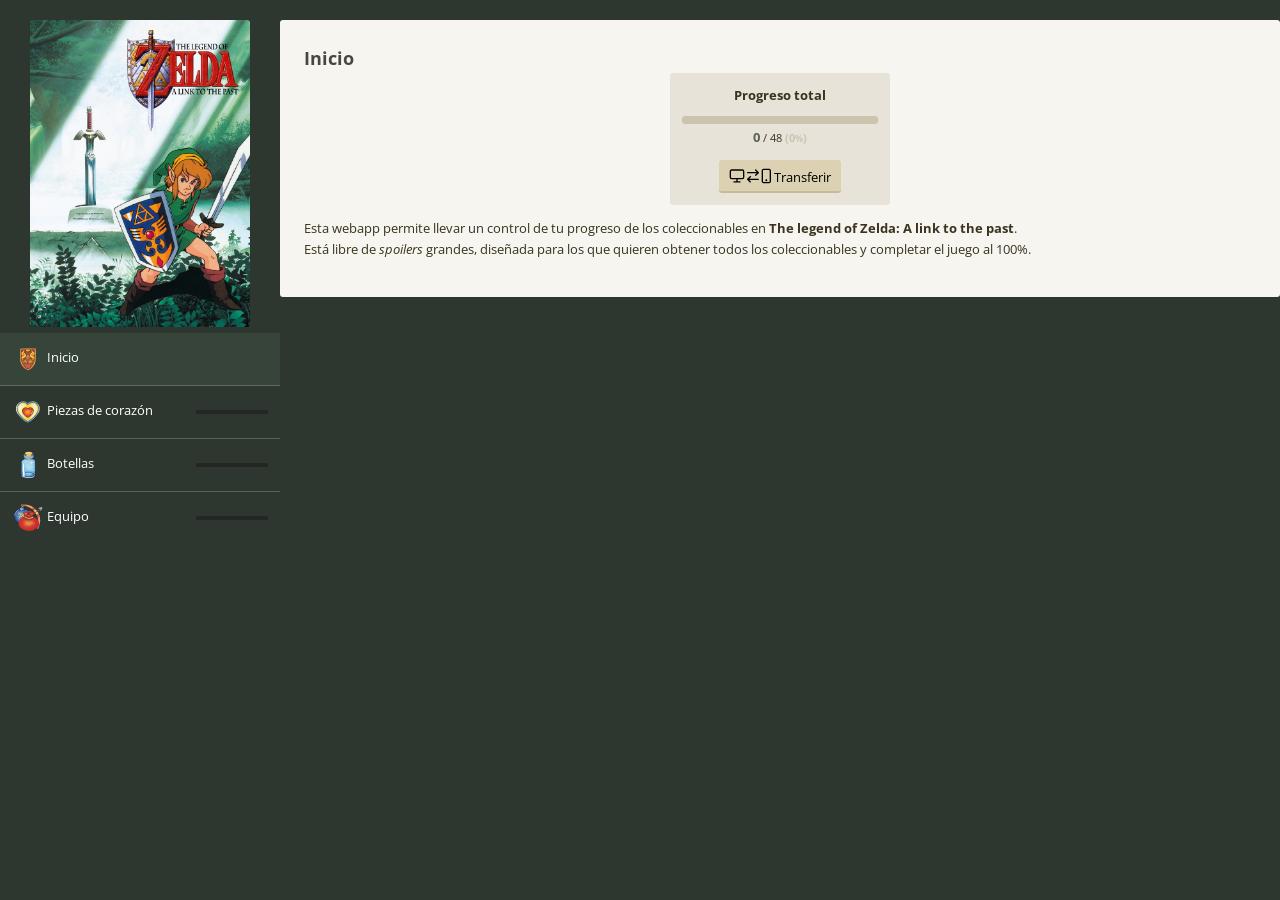
<file: zelda-a-link-to-the-past/index.html>
<!DOCTYPE html>
<html translate="no">
<head>
	<title>The legend of Zelda: A link to the past - Checklist de progreso</title>
	<meta http-equiv="content-Type" content="text/html; charset=UTF-8"/>
	<meta charset="UTF-8"/>
	<meta name="description" content="Controla tu progreso de los coleccionables de The legend of Zelda: A link to the past en esta webapp." />
	<meta name="keywords" content="zelda, link, past, snes, gba, hearts, bottles, nintendo, checklist" />
	<meta name="viewport" content="width=device-width, initial-scale=1.0, maximum-scale=1.0, user-scalable=0"/>
	<link rel="manifest" href="manifest.json"/>
	<link rel="shortcut icon" href="./resources/favicon16.png" type="image/png" sizes="16x16"/>
	<!-- iOS icons -->
	<link rel="apple-touch-icon" sizes="57x57" href="./resources/app_icon_114.png" />
	<link rel="apple-touch-icon" sizes="114x114" href="./resources/app_icon_114.png" />
	<link rel="apple-touch-icon" sizes="72x72" href="./resources/app_icon_144.png" />
	<link rel="apple-touch-icon" sizes="144x144" href="./resources/app_icon_144.png" />
	<link rel="apple-touch-icon" href="./resources/app_icon_192.png" />

	<!-- cache -->
	<meta http-equiv="Cache-Control" content="no-cache, no-store, must-revalidate" />
	<meta http-equiv="Pragma" content="no-cache" />
	<meta http-equiv="Expires" content="0" />

	<link type="text/css" rel="stylesheet" href="../assets/style.css" media="all"/>

	<script type="text/javascript">
		/* cache service worker */
		if (navigator.serviceWorker && window.location.hostname === 'www.marcrobledo.com'){
			if (location.protocol === 'http:')
				location.href = window.location.href.replace('http:', 'https:');
			else if (location.protocol === 'https:')
				navigator.serviceWorker.register('/completion-tracker-js/zelda-a-link-to-the-past/_cache_service_worker.js', { scope: '/completion-tracker-js/' }); /* using absolute paths to avoid unexpected behaviour in GitHub Pages */
		}
	</script>
	<script type="text/javascript" src="../assets/app.js"></script>
	<script type="text/javascript" src="../completion-tracker.js"></script>
	<script type="text/javascript"><!--
		window.addEventListener('load', function(evt){
			CompletionTrackerUI.initialize('zelda-alttp');
		});
	--></script>
</head>

<body>
	<header>
		<h1>The legend of Zelda: A link to the past - Progress Tracker App</h1>
		<div id="topbar">
			<button id="btn-menu-toggle">
				<svg id="topbar-icon" xmlns="http://www.w3.org/2000/svg" fill="currentColor" viewBox="0 0 24 24"><path d="M2 6a1 1 0 0 1 1-1h18a1 1 0 1 1 0 2H3a1 1 0 0 1-1-1m0 6a1 1 0 0 1 1-1h18a1 1 0 1 1 0 2H3a1 1 0 0 1-1-1m1 5a1 1 0 1 0 0 2h18a1 1 0 1 0 0-2z"/></svg>
				<span id="topbar-title"></span>
			</button>
			<button id="btn-filters-toggle">
				<svg xmlns="http://www.w3.org/2000/svg" fill="currentColor" viewBox="0 0 24 24"><path d="M4 2a1 1 0 0 1 1 1v7a1 1 0 1 1-2 0V3a1 1 0 0 1 1-1m1 13h2a1 1 0 1 0 0-2H1a1 1 0 1 0 0 2h2v6a1 1 0 1 0 2 0zm8-3a1 1 0 1 0-2 0v9a1 1 0 1 0 2 0zM12 2a1 1 0 0 1 1 1v4h2a1 1 0 1 1 0 2H9a1 1 0 1 1 0-2h2V3a1 1 0 0 1 1-1m9 13h2a1 1 0 1 0 0-2h-6a1 1 0 1 0 0 2h2v6a1 1 0 1 0 2 0zM20 2a1 1 0 0 0-1 1v7a1 1 0 1 0 2 0V3a1 1 0 0 0-1-1"/></svg>
			</button>
		</div>
	</header>
	<div id="wrapper">
		<nav>
			<div class="text-center"><img src="resources/cover.jpg" class="cover" /></div>
			<ul>
				<li><a href="#home"><img src="resources/shield.png" class="icon" loading="lazy" /> Inicio</a></li>
				<li><a href="#hearts"><img src="resources/piece_of_heart.png" class="icon" loading="lazy" /> Piezas de corazón</a></li>
				<li><a href="#bottles"><img src="resources/bottle.png" class="icon" loading="lazy" /> Botellas</a></li>
				<li><a href="#equipment"><img src="resources/equipment.png" class="icon" loading="lazy" /> Equipo</a></li>
			</ul>
		</nav>

		<div id="content">
			<div id="tab-home" class="tab">
				<h2 class="hide-for-mobile">Inicio</h2>
				<div id="container-cover"><img src="resources/cover.jpg" class="cover" loading="lazy" /></div>

				<div id="container-progress">
					<div class="container-progress-title">Progreso total</div>
					<div id="container-total-progress-bar"></div>
					<div>
						<span id="container-total-counter"></span><small> / <span id="container-total-total"></span> <span class="text-muted">(<span id="container-total-percentage"></span><small>%</small>)</span></small>
					</div>
					<div class="text-center">
						<button id="btn-transfer-progress"><svg xmlns="http://www.w3.org/2000/svg" fill="currentColor" style="height:16px" viewBox="0 0 64 24"><path fill-rule="evenodd" d="M1 4.9A3 3 0 0 1 4 2h16a3 3 0 0 1 3 2.9V14a3 3 0 0 1-3 2.9h-7v3h3.5a1 1 0 1 1 0 2h-9a1 1 0 1 1 0-2H11v-3H4A3 3 0 0 1 1 14V5ZM4 4c-.6 0-1 .5-1 .9V14c0 .4.4.9 1 .9h16c.6 0 1-.5 1-.9V5c0-.4-.4-.9-1-.9H4Z" clip-rule="evenodd"/><path d="M39.3 10.3a1 1 0 0 0 1.4 1.4l4-4a1 1 0 0 0 0-1.4l-4-4a1 1 0 1 0-1.4 1.4L41.6 6H28a1 1 0 1 0 0 2h13.6l-2.3 2.3ZM44 16H30.4l2.3-2.3a1 1 0 1 0-1.4-1.4l-4 4a1 1 0 0 0 0 1.4l4 4a1 1 0 0 0 1.4-1.4L30.4 18H44a1 1 0 1 0 0-2ZM56 20a1.5 1.5 0 1 0 0-3 1.5 1.5 0 0 0 0 3Z"/><path fill-rule="evenodd" d="M49 20c0 1.5 1 3 2.7 3h8.6c1.6 0 2.7-1.5 2.7-3V4c0-1.5-1-3-2.7-3h-8.6C50.1 1 49 2.5 49 4v16Zm2.7 1c-.2 0-.7-.3-.7-1V4c0-.7.5-1 .7-1h8.6c.2 0 .7.3.7 1v16c0 .7-.5 1-.7 1h-8.6Z" clip-rule="evenodd"/></svg> <span>Transferir</span></button>
					</div>
				</div>
				<p>
					Esta webapp permite llevar un control de tu progreso de los coleccionables en <strong>The legend of Zelda: A link to the past</strong>.<br/>
					Está libre de <em>spoilers</em> grandes, diseñada para los que quieren obtener todos los coleccionables y completar el juego al 100%.
				</p>
			</div>

			<div id="tab-hearts" class="tab">
				<h2 class="hide-for-mobile">Piezas de corazón</h2>
				<p>Por todo el mapa hay esparcidas <b>24 piezas de corazón</b>. Por cada cuatro piezas, conseguirás un corazón extra de energía.</p>
				<ul>
					<li>
						<label><input type="checkbox" data-tracker="zelda-alttp" data-index="0" data-category="hearts" /> Pieza de corazón 1</strong></label>
						<div class="item-description">
							<span class="location">Mundo de la Luz: Bosque Perdido</span> entrando al norte desde la casa del Adivino de la Fortuna, seguir camino hasta encontrar nuevo arbustos formando un cuadrado. Levantar el arbusto del medio.
						</div>
					</li>
					<li>
						<label><input type="checkbox" data-tracker="zelda-alttp" data-index="1" data-category="hearts" /> Pieza de corazón 2</strong></label>
						<div class="item-description">
							<span class="location">Mundo de la Luz: Pueblo Kakariko</span> tirarse por el agujero al noroeste (se accede tirándose dede la zona elevada)
						</div>
					</li>
					<li>
						<label><input type="checkbox" data-tracker="zelda-alttp" data-index="2" data-category="hearts" /> Pieza de corazón 3</strong></label>
						<div class="item-description">
							<span class="location">Mundo de la Luz: Pueblo Kakariko</span> bajar las escaleras dentro de la casa gris con tejado verde
						</div>
					</li>
					<li>
						<label><input type="checkbox" data-tracker="zelda-alttp" data-index="3" data-category="hearts" /> Pieza de corazón 4</strong></label>
						<div class="item-description">
							<span class="location">Mundo de la Luz: en el juego del laberinto</span> completar el minijuego del laberinto en menos de 15 segundos (se accede saliendo por el sur de Pueblo Kakariko y poniendo bomba en grieta dentro de la casa de los hermanos enfadados)
						</div>
					</li>
					<li>
						<label><input type="checkbox" data-tracker="zelda-alttp" data-index="4" data-category="hearts" /> Pieza de corazón 5</strong></label>
						<div class="item-description">
							<span class="location">Mundo de la Luz: Ruinas del Pantano</span> al entrar hay dos palancas, tirar la palanca de la derecha para drenar el agua del estanque (en el exterior), donde está la Pieza de corazón
						</div>
					</li>
					<li>
						<label><input type="checkbox" data-tracker="zelda-alttp" data-index="5" data-category="hearts" /> Pieza de corazón 6</strong></label>
						<div class="item-description">
							<span class="location">Mundo de la Luz: Desierto Misterioso</span> en una cueva al noroeste, poner bomba en pared de abajo en la sala del anciano
						</div>
					</li>
					<li>
						<label><input type="checkbox" data-tracker="zelda-alttp" data-index="6" data-category="hearts" /> Pieza de corazón 7</strong></label>
						<div class="item-description">
							<span class="location">Mundo de la Luz: Santuario</span> al oeste de la entrada del Santuario, usar Botas de Pegaso para chocarse contra una pila de rocas que oculta una cueva
						</div>
					</li>
					<li>
						<label><input type="checkbox" data-tracker="zelda-alttp" data-index="7" data-category="hearts" /> Pieza de corazón 8</strong></label>
						<div class="item-description">
							<span class="location">Mundo de la Luz: Palacio del Desierto</span> saliendo del Palacio por la puerta que hay abajo del todo a la izquierda
						</div>
					</li>
					<li>
						<label><input type="checkbox" data-tracker="zelda-alttp" data-index="8" data-category="hearts" /> Pieza de corazón 9</strong></label>
						<div class="item-description">
							<span class="location">Mundo de la Luz: Cataratas de Zora</span> nadar hacia el sur con las aletas, bajar la primera catarata para encontrar la pieza al oeste
						</div>
					</li>
					<li>
						<label><input type="checkbox" data-tracker="zelda-alttp" data-index="9" data-category="hearts" /> Pieza de corazón 10</strong></label>
						<div class="item-description">
							<span class="location">Mundo de la Luz: Montaña de la Muerte</span> dejarse caer por el agujero que hay al oeste del portal que te lleva al Mundo Oscuro para acceder a una cueva
						</div>
					</li>
					<li>
						<label><input type="checkbox" data-tracker="zelda-alttp" data-index="10" data-category="hearts" /> Pieza de corazón 11</strong></label>
						<div class="item-description">
							<span class="location">Mundo de la Luz: Montaña de la Muerte</span> usar Espejo Mágico enmedio de dos círculos más claros al oeste del portal que te lleva al Mundo Oscuro
						</div>
					</li>
					<li>
						<label><input type="checkbox" data-tracker="zelda-alttp" data-index="11" data-category="hearts" /> Pieza de corazón 12</strong></label>
						<div class="item-description">
							<span class="location">Mundo de la Luz: Casa de los Leñadores</span> chocarse con las Botas de Pegaso contra el árbol diferente al resto cerca de la cabaña
						</div>
					</li>
					<li>
						<label><input type="checkbox" data-tracker="zelda-alttp" data-index="12" data-category="hearts" /> Pieza de corazón 13</strong></label>
						<div class="item-description">
							<span class="location">Mundo Oscuro: Pirámide de Ganon</span> bajar dos escaleras desde la parte superior de la Pirámide
						</div>
					</li>
					<li>
						<label><input type="checkbox" data-tracker="zelda-alttp" data-index="13" data-category="hearts" /> Pieza de corazón 14</strong></label>
						<div class="item-description">
							<span class="location">Mundo de la Luz: Cataratas Zora</span> usar Espejo Mágico en Mundo Oscuro: Lago de Hylia en un círculo de piedras al noreste del lago
						</div>
					</li>
					<li>
						<label><input type="checkbox" data-tracker="zelda-alttp" data-index="14" data-category="hearts" /> Pieza de corazón 15</strong></label>
						<div class="item-description">
							<span class="location">Mundo Oscuro: Bosquecillo Tenebroso</span> usar Espejo Mágico al sur del bosquecillo en un círculo formado por tres flores
						</div>
					</li>
					<li>
						<label><input type="checkbox" data-tracker="zelda-alttp" data-index="15" data-category="hearts" /> Pieza de corazón 16</strong></label>
						<div class="item-description">
							<span class="location">Mundo Oscuro: Pueblo Kakariko</span> cavar en el minijuego de la pala (al sur del pueblo) hasta que aparezca
						</div>
					</li>
					<li>
						<label><input type="checkbox" data-tracker="zelda-alttp" data-index="16" data-category="hearts" /> Pieza de corazón 17</strong></label>
						<div class="item-description">
							<span class="location">Mundo de la Luz: Cementerio</span> usar Espejo Mágico en la parte elevada de unas escaleras en la parte superior del cementerio del Mundo Oscuro
						</div>
					</li>
					<li>
						<label><input type="checkbox" data-tracker="zelda-alttp" data-index="17" data-category="hearts" /> Pieza de corazón 18</strong></label>
						<div class="item-description">
							<span class="location">Mundo Oscuro: Montaña de la Muerte</span> en la base de la montaña hay un bloque grande que bloquea la entrada de una cueva. Dentro de la cueva, usa el Gancho y la Capa Mágica para atravesar los obstáculos.
						</div>
					</li>
					<li>
						<label><input type="checkbox" data-tracker="zelda-alttp" data-index="18" data-category="hearts" /> Pieza de corazón 19</strong></label>
						<div class="item-description">
							<span class="location">Mundo Oscuro: Pueblo Kakariko</span> en uno de los cofres del Juego de los Cofres (en la casa de la izquierda)
						</div>
					</li>
					<li>
						<label><input type="checkbox" data-tracker="zelda-alttp" data-index="19" data-category="hearts" /> Pieza de corazón 20</strong></label>
						<div class="item-description">
							<span class="location">Mundo Oscuro: Casa de los Herreros</span> (al este de Pueblo Kakariko) usar el Martillo para golpear todos los pivotes que hay frente la casa
						</div>
					</li>
					<li>
						<label><input type="checkbox" data-tracker="zelda-alttp" data-index="20" data-category="hearts" /> Pieza de corazón 21</strong></label>
						<div class="item-description">
							<span class="location">Mundo Oscuro: Gruta de las Marismas</span> entrar por la entrada alternativo a la gruta por la estatua de la izquierda
						</div>
					</li>
					<li>
						<label><input type="checkbox" data-tracker="zelda-alttp" data-index="21" data-category="hearts" /> Pieza de corazón 22</strong></label>
						<div class="item-description">
							<span class="location">Mundo de la Luz: Desierto Misterioso</span> desde el punto de vuelo 6, levantar la roca de la derecha para encontrar un portal que te lleva al Mundo Oscuro. Entrar en el portal y usar el Espejo Mágico al noreste para volver al Mundo de la Luz y encontrar una gran roca que oculta una cueva.
						</div>
					</li>
					<li>
						<label><input type="checkbox" data-tracker="zelda-alttp" data-index="22" data-category="hearts" /> Pieza de corazón 23</strong></label>
						<div class="item-description">
							<span class="location">Mundo de la Luz: Montaña de la Muerte</span> al oeste de la Roca de la Tortuga, levantar roca grande que oculta una cueva. Usar Medallón Helada dentro de la cueva para desvelar un camino que lleva a una grieta en la pared en la que hay que poner una Bomba.<br/>
							Seguir poniendo bombas hasta llegar al exterior y usar Espejo Mágico para volver al Mundo de la Luz.
						</div>
					</li>
					<li>
						<label><input type="checkbox" data-tracker="zelda-alttp" data-index="23" data-category="hearts" /> Pieza de corazón 24</strong></label>
						<div class="item-description">
							<span class="location">Mundo de la Luz: Roca de la Tortuga</span> saliendo al exterior por el Sótano 2, usar Espejo Mágico al este para volver al Mundo de la Luz y encontrar una cueva con enemigos que hay que derrotar
						</div>
					</li>
				</ul>
			</div>

			<div id="tab-bottles" class="tab">
				<h2 class="hide-for-mobile">Botellas</h2>
				<ul>
					<li>
						<label><input type="checkbox" data-tracker="zelda-alttp" data-index="24" data-category="bottles" /> Botella 1</label>
						<div class="item-description"><span class="location">Mundo de la Luz: Pueblo Kakariko</span> Comprar al vendedor</div>
					</li>
					<li>
						<label><input type="checkbox" data-tracker="zelda-alttp" data-index="25" data-category="bottles" /> Botella 2</label>
						<div class="item-description"><span class="location">Mundo de la Luz: Pueblo Kakariko</span> Cofre entrando por la puerta trasera del bar</div>
					</li>
					<li>
						<label><input type="checkbox" data-tracker="zelda-alttp" data-index="26" data-category="bottles" /> Botella 3</label>
						<div class="item-description"><span class="location">Mundo de la Luz: Lago Hylia</span> Bucear debajo del puente norte</div>
					</li>
					<li>
						<label><input type="checkbox" data-tracker="zelda-alttp" data-index="27" data-category="bottles" /> Botella 4</label>
						<div class="item-description">
							(requisitos: haber llevado la rana a la tienda del herrero del Mundo de la Luz, haber reunido a los dos hermanos y conseguir la Espada Templada)<br/>
							En el <span class="location">Mundo Oscuro</span>, sal del <span class="location">Pueblo Kakariko</span> por la derecha. En el interior de la casa medio derrumbada (tienda del herrero en el Mundo de la Luz) hay un cofre azul.<br/>
							Haz que el cofre te siga. Llévalo a <span class="location">Mundo de la Luz: Desierto del Misterio</span> (suroeste del mapa) y entrégalo al hombre mudo que está sentado al lado de un cartel.
						</div>
					</li>
				</ul>
			</div>

			<div id="tab-equipment" class="tab">
				<h2 class="hide-for-mobile">Equipo</h2>
				<ul>
					<li><label><input type="checkbox" data-tracker="zelda-alttp" data-index="28" data-category="equipment" /> Bolsa bombas (hasta 50)</label><div class="item-description"><span class="location">Lago Hylia: Estanque de la Felicidad</span> arrojar rupias</div></li>
					<li><label><input type="checkbox" data-tracker="zelda-alttp" data-index="29" data-category="equipment" /> Bolsa flechas (hasta 70)</label><div class="item-description"><span class="location">Lago Hylia: Estanque de la Felicidad</span> arrojar rupias</div></li>
					<li><label><input type="checkbox" data-tracker="zelda-alttp" data-index="30" data-category="equipment" /> Bumerán mágico</label><div class="item-description"><span class="location">Cataratas Zora: Cascada de los Deseos</span> arrojar bumerán</div></li>
					<li><label><input type="checkbox" data-tracker="zelda-alttp" data-index="31" data-category="equipment" /> Escudo grande</label><div class="item-description"><span class="location">Cataratas Zora: Cascada de los Deseos</span> arrojar Escudo del luchador</div></li>
					<li><label><input type="checkbox" data-tracker="zelda-alttp" data-index="32" data-category="equipment" /> Espada templada</label><div class="item-description">llevar rana del <span class="location">Mundo Oscuro</span> a <span class="location">Mundo de la Luz: Casa del Herrero</span></div></li>
					<li><label><input type="checkbox" data-tracker="zelda-alttp" data-index="33" data-category="equipment" /> Espada oro</label><div class="item-description"><span class="location">Mundo Oscuro: Estanque Misterioso</span> arrojar Espada templada (se accede poniendo súperbomba en un muro de la Pirámide)</div></li>
					<li><label><input type="checkbox" data-tracker="zelda-alttp" data-index="34" data-category="equipment" /> Súperbomba</label><div class="item-description"><span class="location">Mundo oscuro: Casa de Link</span> (requisito: completar Mazmorra 6)</div></li>
					<li><label><input type="checkbox" data-tracker="zelda-alttp" data-index="35" data-category="equipment" /> Flechas de plata</label><div class="item-description"><span class="location">Mundo Oscuro: Estanque Misterioso</span> arrojar Arco y flechas (se accede poniendo súperbomba en un muro de la Pirámide)</div></li>
					<li><label><input type="checkbox" data-tracker="zelda-alttp" data-index="36" data-category="equipment" /> Medallón helada</label><div class="item-description"><span class="location">Mundo de la luz: oeste de Torre de Hera</span> usar Libro de Mudora en monolito de piedra</div></li>
					<li><label><input type="checkbox" data-tracker="zelda-alttp" data-index="37" data-category="equipment" /> Medallón llamarada</label><div class="item-description">usar Espejo Mágico en <span class="location">Mundo Oscuro</span> usar Libro de Mudora en monolito de piedra en una zona elevada del <span class="location">Mundo de la Luz</span> que solo puede accederse usando el Espejo Mágico en el <span class="location">Mundo Oscuro</span> detrás de pivotes morados al oeste de lo que sería la entrada del Desierto Misterioso</div></li>
					<li><label><input type="checkbox" data-tracker="zelda-alttp" data-index="38" data-category="equipment" /> Medallón temblor</label><div class="item-description"><span class="location">Mundo Oscuro: Lago del Mal Agüero</span> arrojar calavera, roca o arbusto en el círculo de piedras</div></li>
					<li><label><input type="checkbox" data-tracker="zelda-alttp" data-index="39" data-category="equipment" /> Armadura azul</label><div class="item-description"><span class="location">Mundo Oscuro: Palacio de Hielo</span></div></li>
					<li><label><input type="checkbox" data-tracker="zelda-alttp" data-index="40" data-category="equipment" /> Armadura roja</label><div class="item-description"><span class="location">Mundo Oscuro: Torre de Ganon</span></div></li>
					<li><label><input type="checkbox" data-tracker="zelda-alttp" data-index="41" data-category="equipment" /> Capa mágica</label><div class="item-description"><span class="location">Mundo de la Luz: Cementerio</span> levantar rocas oscuras alrededor de una tumba</div></li>
					<li><label><input type="checkbox" data-tracker="zelda-alttp" data-index="42" data-category="equipment" /> Champiñón</label><div class="item-description"><span class="location">Mundo de la Luz: Bosque Perdido</span></div></li>
					<li><label><input type="checkbox" data-tracker="zelda-alttp" data-index="43" data-category="equipment" /> Polvos mágicos</label><div class="item-description"><span class="location">Mundo de la Luz: Casa de la bruja</span> entregar champiñón a bruja</div></li>
					<li><label><input type="checkbox" data-tracker="zelda-alttp" data-index="44" data-category="equipment" /> Pala</label></li>
					<li><label><input type="checkbox" data-tracker="zelda-alttp" data-index="45" data-category="equipment" /> Ocarina</label></li>
					<li><label><input type="checkbox" data-tracker="zelda-alttp" data-index="46" data-category="equipment" /> Pájaro</label></li>
					<li><label><input type="checkbox" data-tracker="zelda-alttp" data-index="47" data-category="equipment" /> Vara de Byrna</label><div class="item-description"><span class="location">Mundo Oscuro: Montaña de la Muerte</span> usar capa mágica en camino de pinchos en una cueva</div></li>
				</ul>
			</div>
		</div>
	</div>
</body></html>
</file>
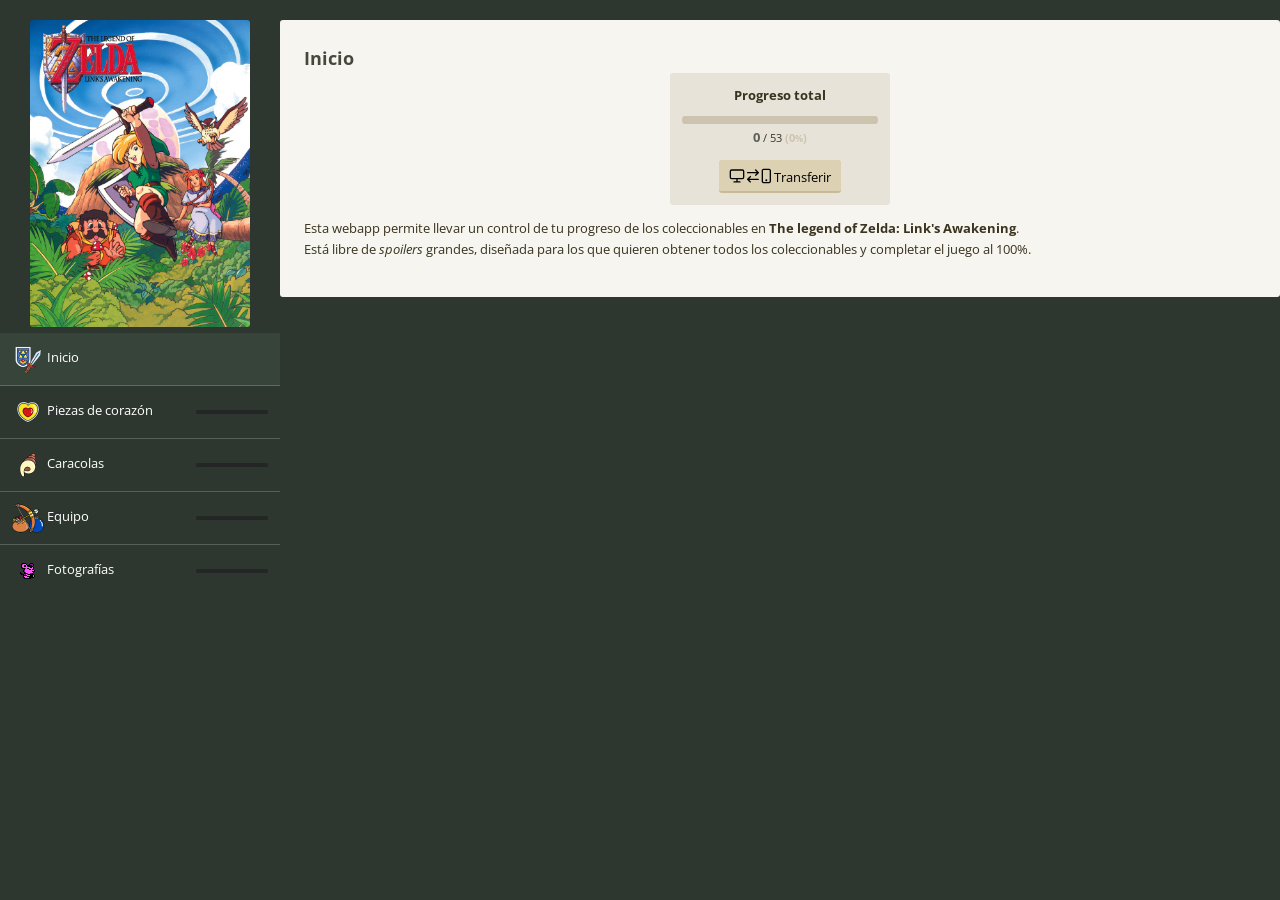
<file: zelda-links-awakening/index.html>
<!DOCTYPE html>
<html lang="es">
<head>
	<title>The legend of Zelda: Link's Awakening - Checklist de progreso</title>
	<meta http-equiv="content-Type" content="text/html; charset=UTF-8"/>
	<meta charset="UTF-8"/>
	<meta name="description" content="Controla tu progreso de los coleccionables de The legend of Zelda: Link's Awakening en esta webapp." />
	<meta name="keywords" content="zelda, link, links, awakening, dx, corazones, caracolas, coleccionables, guia, checklist, nintendo, game, boy, color" />
	<meta name="viewport" content="width=device-width, initial-scale=1.0, maximum-scale=1.0, user-scalable=0"/>
	<link rel="manifest" href="manifest.json"/>
	<link rel="shortcut icon" href="./resources/favicon16.png" type="image/png" sizes="16x16"/>
	<!-- iOS icons -->
	<link rel="apple-touch-icon" sizes="57x57" href="./resources/app_icon_114.png" />
	<link rel="apple-touch-icon" sizes="114x114" href="./resources/app_icon_114.png" />
	<link rel="apple-touch-icon" sizes="72x72" href="./resources/app_icon_144.png" />
	<link rel="apple-touch-icon" sizes="144x144" href="./resources/app_icon_144.png" />
	<link rel="apple-touch-icon" href="./resources/app_icon_192.png" />

	<!-- cache -->
	<meta http-equiv="Cache-Control" content="no-cache, no-store, must-revalidate" />
	<meta http-equiv="Pragma" content="no-cache" />
	<meta http-equiv="Expires" content="0" />

	<link type="text/css" rel="stylesheet" href="../assets/style.css" media="all"/>
	<style type="text/css">
.coord{
	font-family:Consolas, Menlo, Monaco, Lucida Console, Liberation Mono, DejaVu Sans Mono, Bitstream Vera Sans Mono, monospace;
	display:inline-block;
	font-weight:bold;
	width:44px;
	color:white;
	background-color:#ffc106;
	background-color:#67b916;
	text-align:center;
	border-radius:3px;
	font-size:90%;
	cursor:pointer;
	vertical-align:middle;
}
.coord:hover{
	cursor:pointer;
	background-color:#77c926;
}

.unica{
	background-color:#ff1843;
	color:white;
	font-weight:bold;
	text-transform:uppercase;
	font-size:80%;
	padding: 1px 4px;
	border-radius:3px;
	display:inline-block;
	vertical-align:middle;
}
.checked-within .unica{
	background-color:#b6b6ac;
}


.foto{
	width:160px;
	float:right;
	margin-left:8px;
	margin-bottom:4px;
}




@media only screen and (max-width:511px){
	.foto{
		width:80px;
	}
}


	</style>

	<script type="text/javascript">
		/* cache service worker */
		if (navigator.serviceWorker && window.location.hostname === 'www.marcrobledo.com'){
			if (location.protocol === 'http:')
				location.href = window.location.href.replace('http:', 'https:');
			else if (location.protocol === 'https:')
				navigator.serviceWorker.register('/completion-tracker-js/zelda-links-awakening/_cache_service_worker.js', { scope: '/completion-tracker-js/' }); /* using absolute paths to avoid unexpected behaviour in GitHub Pages */
		}
	</script>
	<script type="text/javascript">
		const MAP_KOHOLINT={
			id:'koholint',
			imageBackground:'resources/koholint.png',
			imageMarker:'resources/koholint_marker.png',
			positions:(function(){
				const coords=new Array();
				for(var x=0; x<16; x++){
					for(var y=0; y<16; y++){
						coords.push({id:(x+1)+'-'+String.fromCharCode(65+y), x:29 + x * 16, y:12 + y * 16});
					}
				}
				return coords;
			}())
		}

		window.addEventListener('load', function(evt){
			CompletionTrackerUI.initialize('zelda-links-awakening', [
				{category:'photos', group: 'safe', label: 'Agrupar perdibles', description:'Las siguientes cinco fotos solo pueden obtenerse en momentos concretos (si te las saltas, no podrás tenerlas en tu partida).', groupNames:[
					'Perdibles'
				]},
				{category:'photos', group: 'obtain', label: 'Ordenar por disponibilidad', groupNames:[
					'Por obtención'
				]}
			]);

			document.querySelectorAll('span.coord').forEach(function(el){
				el.addEventListener('click', function(evt){
					CompletionTrackerUI.showMap(MAP_KOHOLINT, this.innerText);
				});
			});
		});
	</script>
	<script type="text/javascript" src="../assets/app.js"></script>
	<script type="text/javascript" src="../completion-tracker.js"></script>
</head>

<body>
	<header>
		<h1>The legend of Zelda: Link's Awakening - Guía checklist interactiva de progreso</h1>
		<div id="topbar">
			<button id="btn-menu-toggle">
				<svg id="topbar-icon" xmlns="http://www.w3.org/2000/svg" fill="currentColor" viewBox="0 0 24 24"><path d="M2 6a1 1 0 0 1 1-1h18a1 1 0 1 1 0 2H3a1 1 0 0 1-1-1m0 6a1 1 0 0 1 1-1h18a1 1 0 1 1 0 2H3a1 1 0 0 1-1-1m1 5a1 1 0 1 0 0 2h18a1 1 0 1 0 0-2z"/></svg>
				<span id="topbar-title"></span>
			</button>
			<button id="btn-filters-toggle">
				<svg xmlns="http://www.w3.org/2000/svg" fill="currentColor" viewBox="0 0 24 24"><path d="M4 2a1 1 0 0 1 1 1v7a1 1 0 1 1-2 0V3a1 1 0 0 1 1-1m1 13h2a1 1 0 1 0 0-2H1a1 1 0 1 0 0 2h2v6a1 1 0 1 0 2 0zm8-3a1 1 0 1 0-2 0v9a1 1 0 1 0 2 0zM12 2a1 1 0 0 1 1 1v4h2a1 1 0 1 1 0 2H9a1 1 0 1 1 0-2h2V3a1 1 0 0 1 1-1m9 13h2a1 1 0 1 0 0-2h-6a1 1 0 1 0 0 2h2v6a1 1 0 1 0 2 0zM20 2a1 1 0 0 0-1 1v7a1 1 0 1 0 2 0V3a1 1 0 0 0-1-1"/></svg>
			</button>
		</div>
	</header>
	<div id="wrapper">
		<nav>
			<div class="text-center"><img src="resources/cover.jpg" class="cover" loading="lazy" /></div>
			<ul>
				<li><a href="#home"><img src="resources/home.png" class="icon" loading="lazy" /> Inicio</a></li>
				<li><a href="#hearts"><img src="resources/piece_of_heart.png" class="icon" /> Piezas de corazón</a></li>
				<li><a href="#seashells"><img src="resources/seashell.png" class="icon" /> Caracolas</a></li>
				<li><a href="#equipment"><img src="resources/equipment.png" class="icon" /> Equipo</a></li>
				<li><a href="#photos"><img src="resources/photographer.png" class="icon" /> Fotografías</a></li>
			</ul>
		</nav>

		<div id="content">
			<div id="tab-home" class="tab">
				<h2 class="hide-for-mobile">Inicio</h2>
				<div id="container-cover"><img src="resources/cover.jpg" class="cover" loading="lazy" /></div>

				<div id="container-progress">
					<div class="container-progress-title">Progreso total</div>
					<div id="container-total-progress-bar"></div>
					<div>
						<span id="container-total-counter"></span><small> / <span id="container-total-total"></span> <span class="text-muted">(<span id="container-total-percentage"></span><small>%</small>)</span></small>
					</div>
					<div class="text-center">
						<button id="btn-transfer-progress"><svg xmlns="http://www.w3.org/2000/svg" fill="currentColor" style="height:16px" viewBox="0 0 64 24"><path fill-rule="evenodd" d="M1 4.9A3 3 0 0 1 4 2h16a3 3 0 0 1 3 2.9V14a3 3 0 0 1-3 2.9h-7v3h3.5a1 1 0 1 1 0 2h-9a1 1 0 1 1 0-2H11v-3H4A3 3 0 0 1 1 14V5ZM4 4c-.6 0-1 .5-1 .9V14c0 .4.4.9 1 .9h16c.6 0 1-.5 1-.9V5c0-.4-.4-.9-1-.9H4Z" clip-rule="evenodd"/><path d="M39.3 10.3a1 1 0 0 0 1.4 1.4l4-4a1 1 0 0 0 0-1.4l-4-4a1 1 0 1 0-1.4 1.4L41.6 6H28a1 1 0 1 0 0 2h13.6l-2.3 2.3ZM44 16H30.4l2.3-2.3a1 1 0 1 0-1.4-1.4l-4 4a1 1 0 0 0 0 1.4l4 4a1 1 0 0 0 1.4-1.4L30.4 18H44a1 1 0 1 0 0-2ZM56 20a1.5 1.5 0 1 0 0-3 1.5 1.5 0 0 0 0 3Z"/><path fill-rule="evenodd" d="M49 20c0 1.5 1 3 2.7 3h8.6c1.6 0 2.7-1.5 2.7-3V4c0-1.5-1-3-2.7-3h-8.6C50.1 1 49 2.5 49 4v16Zm2.7 1c-.2 0-.7-.3-.7-1V4c0-.7.5-1 .7-1h8.6c.2 0 .7.3.7 1v16c0 .7-.5 1-.7 1h-8.6Z" clip-rule="evenodd"/></svg> <span>Transferir</span></button>
					</div>
				</div>
				<p>
					Esta webapp permite llevar un control de tu progreso de los coleccionables en <strong>The legend of Zelda: Link's Awakening</strong>.<br/>
					Está libre de <em>spoilers</em> grandes, diseñada para los que quieren obtener todos los coleccionables y completar el juego al 100%.
				</p>
			</div>


			<div id="tab-hearts" class="tab">
				<h2 class="hide-for-mobile">Piezas de corazón</h2>
				<p>Por todo el mapa hay esparcidas <b>12 piezas de corazón</b>. Por cada cuatro piezas, conseguirás un corazón extra de energía.</p>
				<ul>
					<li>
						<label><input type="checkbox" data-tracker="zelda-links-awakening" data-index="0" data-category="hearts" /> Pieza de corazón #1</label>
						<div class="item-description"><span class="coord">1-K</span> Tírate por el pozo</div>
					</li>
					<li>
						<label><input type="checkbox" data-tracker="zelda-links-awakening" data-index="1" data-category="hearts" /> Pieza de corazón #2</label>
						<div class="item-description"><span class="coord">2-I</span> Pesca el pez grande más cercano</div>
					</li>
					<li>
						<label><input type="checkbox" data-tracker="zelda-links-awakening" data-index="2" data-category="hearts" /> Pieza de corazón #3</label>
						<div class="item-description"><span class="coord">5-E</span> Usa la pluma para saltar a la plataforma central</div>
					</li>
					<li>
						<label><input type="checkbox" data-tracker="zelda-links-awakening" data-index="3" data-category="hearts" /> Pieza de corazón #4</label>
						<div class="item-description"><span class="coord">3-G</span> Métete por el tronco y usa el brazalete para levantar las calaveras</div>
					</li>
					<li>
						<label><input type="checkbox" data-tracker="zelda-links-awakening" data-index="4" data-category="hearts" /> Pieza de corazón #5</label>
						<div class="item-description"><span class="coord">15-M</span> Tírate por el hueco de arena central. Pon una bomba en la pared norte</div>
					</li>
					<li>
						<label><input type="checkbox" data-tracker="zelda-links-awakening" data-index="5" data-category="hearts" /> Pieza de corazón #6</label>
						<div class="item-description"><span class="coord">9-H</span> Tírate al agua en <span class="coord">12-D</span> y nada hacia la izquierda hasta llegar al puente del castillo. Bucea a la izquierda del puente hasta encontrar el trozo</div>
					</li>
					<li>
						<label><input type="checkbox" data-tracker="zelda-links-awakening" data-index="6" data-category="hearts" /> Pieza de corazón #7</label>
						<div class="item-description"><span class="coord">7-I</span> Pon una bomba en la pared norte para abrir una cueva. Usa las botas de pegaso para romper los cristales. Pon una bomba en la pared noreste que suena diferente.</div>
					</li>
					<li>
						<label><input type="checkbox" data-tracker="zelda-links-awakening" data-index="7" data-category="hearts" /> Pieza de corazón #8</label>
						<div class="item-description"><span class="coord">15-C</span> Métete en la cueva y bucea hasta encontrar el trozo</div>
					</li>
					<li>
						<label><input type="checkbox" data-tracker="zelda-links-awakening" data-index="8" data-category="hearts" /> Pieza de corazón #9</label>
						<div class="item-description"><span class="coord">14-M</span> Pon una bomba en la grieta. Avanza hasta encontrar unos bloques agrietado, combina el arco y las bombas para destruirlos y avanza hasta encontrar el trozo</div>
					</li>
					<li>
						<label><input type="checkbox" data-tracker="zelda-links-awakening" data-index="9" data-category="hearts" /> Pieza de corazón #10</label>
						<div class="item-description"><span class="coord">7-H</span> Empuja la tumba de abajo a la derecha hacia delante. Baja las escaleras y en la pared sur pon una bomba en el bloque agrietado y usa el gancho para avanzar</div>
					</li>
					<li>
						<label><input type="checkbox" data-tracker="zelda-links-awakening" data-index="10" data-category="hearts" /> Pieza de corazón #11</label>
						<div class="item-description"><span class="coord">8-A</span> Corta los arbustos de la zona superior para encontrar unas escaleras. Pon una bomba en la pared sur.</div>
					</li>
					<li>
						<label><input type="checkbox" data-tracker="zelda-links-awakening" data-index="11" data-category="hearts" /> Pieza de corazón #12</label>
						<div class="item-description"><span class="coord">1-A</span> Busca la salida secreta de Turtle Rock que te lleva fuera.</div>
					</li>
				</ul>
			</div>

			<div id="tab-seashells" class="tab">
				<h2 class="hide-for-mobile">Caracolas</h2>
				<p>
					Por todo el mapa hay repartidas <b>26 caracolas</b>, aunque solo necesitas 20 para la recompensa en la Mansión Caracola en <span class="coord">11-I</span>.<br/>
					Hay 3 caracolas que solo se pueden conseguir en momentos concretos, pero no es crítico perderlas ya que sobran.<br/>
					Nota: una vez entregadas 20, las que aún estaban pendientes en el mapa se convertirán en rupias.
				</p>
				<ul>
					<li>
						<label><input type="checkbox" data-tracker="zelda-links-awakening" data-index="12" data-category="seashells" /> Caracola #1</label>
						<div class="item-description"><span class="coord">4-K</span> En un arbusto</div>
					</li>
					<li>
						<label><input type="checkbox" data-tracker="zelda-links-awakening" data-index="13" data-category="seashells" /> Caracola #2</label>
						<div class="item-description"><span class="coord">2-H</span> Levanta la roca con el brazalete y abre el cofre</div>
					</li>
					<li>
						<label><input type="checkbox" data-tracker="zelda-links-awakening" data-index="14" data-category="seashells" /> Caracola #3</label>
						<div class="item-description"><span class="coord">2-K</span> Entra en la casita pequeña y excava con la pala</div>
					</li>
					<li>
						<label><input type="checkbox" data-tracker="zelda-links-awakening" data-index="15" data-category="seashells" /> Caracola #4</label>
						<div class="item-description"><span class="coord">4-N</span> Cuando consigas las bombas, vuelve a la mazmorra y ve al norte, oeste y otra vez al norte y abre la grieta con bombas</div>
					</li>
					<li>
						<label><input type="checkbox" data-tracker="zelda-links-awakening" data-index="16" data-category="seashells" /> Caracola #5</label>
						<div class="item-description"><span class="coord">5-H</span> Corta el arbusto y excava con la pala en el mismo sitio</div>
					</li>
					<li>
						<label><input type="checkbox" data-tracker="zelda-links-awakening" data-index="17" data-category="seashells" /> Caracola #6</label>
						<div class="item-description"><span class="coord">10-L</span> Levanta la roca con el brazalete</div>
					</li>
					<li>
						<label><input type="checkbox" data-tracker="zelda-links-awakening" data-index="18" data-category="seashells" /> Caracola #7</label>
						<div class="item-description"><span class="coord">6-K</span> Excava con la pala en el hueco rodeado por plantas</div>
					</li>
					<li>
						<label><input type="checkbox" data-tracker="zelda-links-awakening" data-index="19" data-category="seashells" /> Caracola #8</label>
						<div class="item-description"><span class="coord">12-I</span> En un arbusto</div>
					</li>
					<li>
						<label><input type="checkbox" data-tracker="zelda-links-awakening" data-index="20" data-category="seashells" /> Caracola #9</label>
						<div class="item-description"><span class="coord">7-N</span> Empuja la caja dentro de la casa y ve por el camino de la izquierda</div>
					</li>
					<li>
						<label><input type="checkbox" data-tracker="zelda-links-awakening" data-index="21" data-category="seashells" /> Caracola #10</label>
						<div class="item-description"><span class="coord">5-K</span> Usa las botas de Pegaso contra el árbol</div>
					</li>
					<li>
						<label><input type="checkbox" data-tracker="zelda-links-awakening" data-index="22" data-category="seashells" /> Caracola #11 <span class="unica">Única oportunidad</span></label>
						<div class="item-description"><span class="coord">11-I</span> Ve a la mansión de las caracolas teniendo exactamente 5 caracolas.</div>
					</li>
					<li>
						<label><input type="checkbox" data-tracker="zelda-links-awakening" data-index="23" data-category="seashells" /> Caracola #12</label>
						<div class="item-description"><span class="coord">3-N</span> Usa las botas de Pegaso contra el árbol</div>
					</li>
					<li>
						<label><input type="checkbox" data-tracker="zelda-links-awakening" data-index="24" data-category="seashells" /> Caracola #13</label>
						<div class="item-description"><span class="coord">9-K</span> Excava con la pala cerca de la estatua del búho</div>
					</li>
					<li>
						<label><input type="checkbox" data-tracker="zelda-links-awakening" data-index="25" data-category="seashells" /> Caracola #14</label>
						<div class="item-description"><span class="coord">10-O</span> Corta el arbusto</div>
					</li>
					<li>
						<label><input type="checkbox" data-tracker="zelda-links-awakening" data-index="26" data-category="seashells" /> Caracola #15</label>
						<div class="item-description"><span class="coord">16-P</span> Levanta los bloques con el brazalete</div>
					</li>
					<li>
						<label><input type="checkbox" data-tracker="zelda-links-awakening" data-index="27" data-category="seashells" /> Caracola #16</label>
						<div class="item-description"><span class="coord">7-P</span> Despues de haber llevado al fantasma a su tumba, levanta los jarrones de su casa con el brazalete</div>
					</li>
					<li>
						<label><input type="checkbox" data-tracker="zelda-links-awakening" data-index="28" data-category="seashells" /> Caracola #17</label>
						<div class="item-description"><span class="coord">9-P</span> Nada con las aletas y corta el arbusto</div>
					</li>
					<li>
						<label><input type="checkbox" data-tracker="zelda-links-awakening" data-index="29" data-category="seashells" /> Caracola #18</label>
						<div class="item-description"><span class="coord">11-N</span> Excava con la pala cerca de la estatua del búho</div>
					</li>
					<li>
						<label><input type="checkbox" data-tracker="zelda-links-awakening" data-index="30" data-category="seashells" /> Caracola #19</label>
						<div class="item-description"><span class="coord">7-K</span> Nada con las aletas y corta el arbusto</div>
					</li>
					<li>
						<label><input type="checkbox" data-tracker="zelda-links-awakening" data-index="31" data-category="seashells" /> Caracola #20</label>
						<div class="item-description"><span class="coord">15-K</span> Mueve uno de los armos para descubrir un subterráneo</div>
					</li>
					<li>
						<label><input type="checkbox" data-tracker="zelda-links-awakening" data-index="32" data-category="seashells" /> Caracola #21 <span class="unica">Única oportunidad</span></label>
						<div class="item-description"><span class="coord">11-I</span> Ve a la mansión de las caracolas teniendo exactamente 10 caracolas.</div>
					</li>
					<li>
						<label><input type="checkbox" data-tracker="zelda-links-awakening" data-index="33" data-category="seashells" /> Caracola #22</label>
						<div class="item-description"><span class="coord">13-G</span> En una salida secreta de Face Shrine</div>
					</li>
					<li>
						<label><input type="checkbox" data-tracker="zelda-links-awakening" data-index="34" data-category="seashells" /> Caracola #23</label>
						<div class="item-description"><span class="coord">13-A</span> Levanta los bloques con el brazalete</div>
					</li>
					<li>
						<label><input type="checkbox" data-tracker="zelda-links-awakening" data-index="35" data-category="seashells" /> Caracola #24</label>
						<div class="item-description"><span class="coord">14-B</span> Entra en la cueva de la izquierda, pon una bomba en el hueco rodeado de agua arriba a la derecha</div>
					</li>
					<li>
						<label><input type="checkbox" data-tracker="zelda-links-awakening" data-index="36" data-category="seashells" /> Caracola #25 <span class="unica">Única oportunidad</span></label>
						<div class="item-description"><span class="coord">9-H</span> Cuando vayas con el pájaro de la veleta, úsalo para volar por encima de los agujeros y meterte en el subterráneo.</div>
					</li>
					<li>
						<label><input type="checkbox" data-tracker="zelda-links-awakening" data-index="37" data-category="seashells" /> Caracola #26</label>
						<div class="item-description"><span class="coord">15-A</span> En Eagle's Tower déjate caer por un hueco de la izquierda en los pisos superiores</div>
					</li>
				</ul>
			</div>

			<div id="tab-equipment" class="tab">
				<h2 class="hide-for-mobile">Equipo</h2>
				<p>Puedes aumentar la capacidad de <b>polvo mágico</b>, <b>bombas</b> y <b>flechas</b>. Hay tres salas ocultas en el mapa a las que puedes ir en cualquier orden para actualizar progresivamente tu equipo.</p>
				<ul>
					<li>
						<label><input type="checkbox" data-tracker="zelda-links-awakening" data-index="38" data-category="equipment" /> Mejora equipo #1</label>
						<div class="item-description"><span class="coord">3-F</span> Levanta los bloques con el brazalete. Introduce polvo mágico en el caldero.</div>
					</li>
					<li>
						<label><input type="checkbox" data-tracker="zelda-links-awakening" data-index="39" data-category="equipment" /> Mejora equipo #2</label>
						<div class="item-description"><span class="coord">10-P</span> Baja las escaleras y nada hasta llegar a la sala de mejora. Introduce polvo mágico en el caldero.</div>
					</li>
					<li>
						<label><input type="checkbox" data-tracker="zelda-links-awakening" data-index="40" data-category="equipment" /> Mejora equipo #3</label>
						<div class="item-description"><span class="coord">5-A</span> Levanta el bloque con el brazalete. Introduce polvo mágico en el caldero.</div>
					</li>
				</ul>
			</div>

			<div id="tab-photos" class="tab">
				<h2 class="hide-for-mobile">Fotografías</h2>
				<p>En la versión DX, cuando tengamos la pluma (y no vayamos acompañados) podremos entrar en la tienda del fotógrafo en <span class="coord">8-D</span>. Al hablar con él nos hará la primera foto y a partir de ahora podremos completar la colección del álbum que se compone de <b>12 fotos</b>.<br/>Hay cinco fotos que solo pueden obtenerse en momentos concretos (si te las saltas, no podrás tenerlas en tu partida).</p>
				<ul>
					<li>
						<label><input type="checkbox" data-tracker="zelda-links-awakening" data-index="41" data-category="photos" data-group-safe="0" data-order-safe="0" data-order-obtain="0" /> Foto #1</label>
						<div class="item-description">
							<img src="resources/photo01.png" class="foto foto-01" loading="lazy" />Habla con el fotógrafo por primera vez en <span class="coord">8-D</span><br style="clear:both; display:block;" /><br/>
							<img src="resources/photo01b.png" class="foto foto-01b" /><b>Foto alternativa</b> <span class="unica">Única oportunidad</span><br/>Para obtener una foto alternativa (que sustituye la normal), contéstale NO a todo lo que te pregunte.
						</div>
					</li>
					<li>
						<label><input type="checkbox" data-tracker="zelda-links-awakening" data-index="42" data-category="photos" data-group-safe="1" data-order-obtain="1" /> Foto #2</label>
						<div class="item-description"><img src="resources/photo02.png" class="foto foto-02" loading="lazy" />Acércate al poste de Bow-wow en <span class="coord">2-K</span></div>
					</li>
					<li>
						<label><input type="checkbox" data-tracker="zelda-links-awakening" data-index="43" data-category="photos" data-group-safe="1" data-order-obtain="2" /> Foto #3</label>
						<div class="item-description"><img src="resources/photo03.png" class="foto foto-03" loading="lazy" />Acércate a la ventana de la casa de Ulrira en <span class="coord">2-L</span></div>
					</li>
					<li>
						<label><input type="checkbox" data-tracker="zelda-links-awakening" data-index="44" data-category="photos" data-group-safe="0" data-order-safe="2" data-order-obtain="4" /> Foto #4 <span class="unica">Única oportunidad</span></label>
						<div class="item-description"><img src="resources/photo04.png" class="foto foto-04" loading="lazy" />Cuando vayas con Marin, ve al acantilado de <span class="coord">1-P</span></div>
					</li>
					<li>
						<label><input type="checkbox" data-tracker="zelda-links-awakening" data-index="45" data-category="photos" data-group-safe="0" data-order-safe="3" data-order-obtain="5" /> Foto #5 <span class="unica">Única oportunidad</span></label>
						<div class="item-description"><img src="resources/photo05.png" class="foto foto-05" loading="lazy" />Cuando vayas con Marin, tírate por el agujero de <span class="coord">1-K</span></div>
					</li>
					<li>
						<label><input type="checkbox" data-tracker="zelda-links-awakening" data-index="46" data-category="photos" data-group-safe="0" data-order-safe="4" data-order-obtain="6" /> Foto #6 <span class="unica">Única oportunidad</span></label>
						<div class="item-description"><img src="resources/photo06.png" class="foto foto-06" loading="lazy" />Cuando vayas con Marin, acércate a la veleta de <span class="coord">3-J</span></div>
					</li>
					<li>
						<label><input type="checkbox" data-tracker="zelda-links-awakening" data-index="47" data-category="photos" data-group-safe="1" data-order-obtain="11" /> Foto #7</label>
						<div class="item-description"><img src="resources/photo07.png" class="foto foto-07" loading="lazy" />Roba un objeto en la tienda en <span class="coord">4-J</span><br/><br/>Nota: perderás una vida si vuelves a la tienda y a partir de entonces los personajes te llamarán Thief (ladrón). Por ello, es mejor dejar esta foto para el final, y conseguirla tras hacer copia de la partida.</div>
					</li>
					<li>
						<label><input type="checkbox" data-tracker="zelda-links-awakening" data-index="48" data-category="photos" data-group-safe="1" data-order-obtain="7" /> Foto #8</label>
						<div class="item-description"><img src="resources/photo08.png" class="foto foto-08" loading="lazy" />Despues de conseguir la lupa habla con el pescador en <span class="coord">11-O</span></div>
					</li>
					<li>
						<label><input type="checkbox" data-tracker="zelda-links-awakening" data-index="49" data-category="photos" data-group-safe="1" data-order-obtain="8" /> Foto #9</label>
						<div class="item-description"><img src="resources/photo09.png" class="foto foto-09" loading="lazy" />Despues de conseguir la lupa entra en la casa de Zora en <span class="coord">14-M</span></div>
					</li>
					<li>
						<label><input type="checkbox" data-tracker="zelda-links-awakening" data-index="50" data-category="photos" data-group-safe="0" data-order-safe="1" data-order-obtain="3" /> Foto #10 <span class="unica">Única oportunidad</span></label>
						<div class="item-description"><img src="resources/photo10.png" class="foto foto-10" loading="lazy"/>Antes de abrir la puerta levadiza del castillo Kanalet, acércate a <span class="coord">10-H</span></div>
					</li>
					<li>
						<label><input type="checkbox" data-tracker="zelda-links-awakening" data-index="51" data-category="photos" data-group-safe="1" data-order-obtain="9" /> Foto #11</label>
						<div class="item-description"><img src="resources/photo11.png" class="foto foto-11" loading="lazy" />Despues de ayudar al fantasma, vuelve a su tumba en <span class="coord">5-G</span></div>
					</li>
					<li>
						<label><input type="checkbox" data-tracker="zelda-links-awakening" data-index="52" data-category="photos" data-group-safe="1" data-order-obtain="10" /> Foto #12</label>
						<div class="item-description"><img src="resources/photo12.png" class="foto foto-12" loading="lazy" />Camina por el puente en <span class="coord">14-A</span></div>
					</li>
				</ul>
			</div>
		</div>
	</div>
</body></html>
</file>
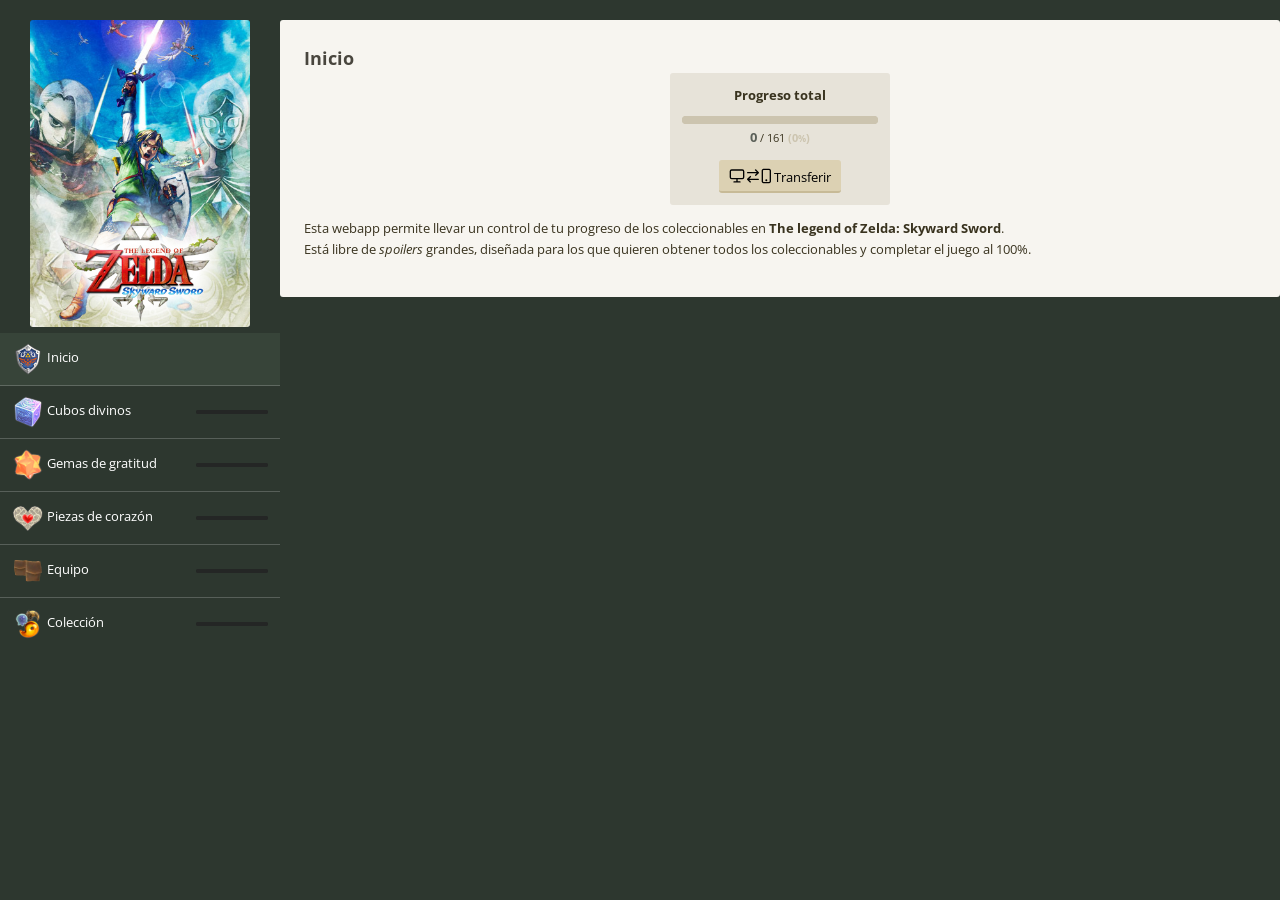
<file: zelda-skyward-sword/index.html>
<!DOCTYPE html>
<html translate="no">
<head>
	<title>The legend of Zelda: Skyward Sword - Checklist de progreso</title>
	<meta http-equiv="content-Type" content="text/html; charset=UTF-8"/>
	<meta charset="UTF-8"/>
	<meta name="description" content="Controla tu progreso de los coleccionables de The legend of Zelda: Skyward Sword en esta webapp." />
	<meta name="keywords" content="zelda, skyward, sword, hearts, seashells, corazones, caracolas, map, mapa, nintendo, wii, switch, checklist" />
	<meta name="viewport" content="width=device-width, initial-scale=1.0, maximum-scale=1.0, user-scalable=0"/>
	<link rel="manifest" href="manifest.json"/>
	<link rel="shortcut icon" href="./resources/favicon16.png" type="image/png" sizes="16x16"/>
	<!-- iOS icons -->
	<link rel="apple-touch-icon" sizes="57x57" href="./resources/app_icon_114.png" />
	<link rel="apple-touch-icon" sizes="114x114" href="./resources/app_icon_114.png" />
	<link rel="apple-touch-icon" sizes="72x72" href="./resources/app_icon_144.png" />
	<link rel="apple-touch-icon" sizes="144x144" href="./resources/app_icon_144.png" />
	<link rel="apple-touch-icon" href="./resources/app_icon_192.png" />

	<!-- cache -->
	<meta http-equiv="Cache-Control" content="no-cache, no-store, must-revalidate" />
	<meta http-equiv="Pragma" content="no-cache" />
	<meta http-equiv="Expires" content="0" />

	<link type="text/css" rel="stylesheet" href="../assets/style.css" media="all"/>
	<style type="text/css">
.item-icon{float:right; height:48px;}
	</style>

	<script type="text/javascript">
		/* cache service worker */
		if (navigator.serviceWorker && window.location.hostname === 'www.marcrobledo.com'){
			if (location.protocol === 'http:')
				location.href = window.location.href.replace('http:', 'https:');
			else if (location.protocol === 'https:')
				navigator.serviceWorker.register('/completion-tracker-js/zelda-skyward-sword/_cache_service_worker.js', { scope: '/completion-tracker-js/' }); /* using absolute paths to avoid unexpected behaviour in GitHub Pages */
		}
	</script>
	<script type="text/javascript" src="../assets/app.js"></script>
	<script type="text/javascript" src="../completion-tracker.js"></script>
	<script type="text/javascript"><!--
		window.addEventListener('load', function(evt){
			CompletionTrackerUI.initialize('zelda-skyward-sword');
		});
	--></script>
</head>

<body>
	<header>
		<h1>The legend of Zelda: Skyward Sword - Progress Tracker App</h1>
		<div id="topbar">
			<button id="btn-menu-toggle">
				<svg id="topbar-icon" xmlns="http://www.w3.org/2000/svg" fill="currentColor" viewBox="0 0 24 24"><path d="M2 6a1 1 0 0 1 1-1h18a1 1 0 1 1 0 2H3a1 1 0 0 1-1-1m0 6a1 1 0 0 1 1-1h18a1 1 0 1 1 0 2H3a1 1 0 0 1-1-1m1 5a1 1 0 1 0 0 2h18a1 1 0 1 0 0-2z"/></svg>
				<span id="topbar-title"></span>
			</button>
			<button id="btn-filters-toggle">
				<svg xmlns="http://www.w3.org/2000/svg" fill="currentColor" viewBox="0 0 24 24"><path d="M4 2a1 1 0 0 1 1 1v7a1 1 0 1 1-2 0V3a1 1 0 0 1 1-1m1 13h2a1 1 0 1 0 0-2H1a1 1 0 1 0 0 2h2v6a1 1 0 1 0 2 0zm8-3a1 1 0 1 0-2 0v9a1 1 0 1 0 2 0zM12 2a1 1 0 0 1 1 1v4h2a1 1 0 1 1 0 2H9a1 1 0 1 1 0-2h2V3a1 1 0 0 1 1-1m9 13h2a1 1 0 1 0 0-2h-6a1 1 0 1 0 0 2h2v6a1 1 0 1 0 2 0zM20 2a1 1 0 0 0-1 1v7a1 1 0 1 0 2 0V3a1 1 0 0 0-1-1"/></svg>
			</button>
		</div>
	</header>
	<div id="wrapper">
		<nav>
			<div class="text-center"><img src="resources/cover.jpg" class="cover" /></div>
			<ul>
				<li><a href="#home"><img src="resources/hylian_shield.png" class="icon" loading="lazy" /> Inicio</a></li>
				<li><a href="#cubes"><img src="resources/goddess_cube.png" class="icon" loading="lazy" /> Cubos divinos</a></li>
				<li><a href="#crystals"><img src="resources/gratitude_crystal.png" class="icon" loading="lazy" /> Gemas de gratitud</a></li>
				<li><a href="#hearts"><img src="resources/piece_of_heart.png" class="icon" loading="lazy" /> Piezas de corazón</a></li>
				<li><a href="#equipment"><img src="resources/pouch.png" class="icon" loading="lazy" /> Equipo</a></li>
				<li><a href="#collection"><img src="resources/collection.png" class="icon" loading="lazy" /> Colección</a></li>
			</ul>
		</nav>

		<div id="content">
			<div id="tab-home" class="tab">
				<h2 class="hide-for-mobile">Inicio</h2>
				<div id="container-cover"><img src="resources/cover.jpg" class="cover" loading="lazy" /></div>

				<div id="container-progress">
					<div class="container-progress-title">Progreso total</div>
					<div id="container-total-progress-bar"></div>
					<div>
						<span id="container-total-counter"></span><small> / <span id="container-total-total"></span> <span class="text-muted">(<span id="container-total-percentage"></span><small>%</small>)</span></small>
					</div>
					<div class="text-center">
						<button id="btn-transfer-progress"><svg xmlns="http://www.w3.org/2000/svg" fill="currentColor" style="height:16px" viewBox="0 0 64 24"><path fill-rule="evenodd" d="M1 4.9A3 3 0 0 1 4 2h16a3 3 0 0 1 3 2.9V14a3 3 0 0 1-3 2.9h-7v3h3.5a1 1 0 1 1 0 2h-9a1 1 0 1 1 0-2H11v-3H4A3 3 0 0 1 1 14V5ZM4 4c-.6 0-1 .5-1 .9V14c0 .4.4.9 1 .9h16c.6 0 1-.5 1-.9V5c0-.4-.4-.9-1-.9H4Z" clip-rule="evenodd"/><path d="M39.3 10.3a1 1 0 0 0 1.4 1.4l4-4a1 1 0 0 0 0-1.4l-4-4a1 1 0 1 0-1.4 1.4L41.6 6H28a1 1 0 1 0 0 2h13.6l-2.3 2.3ZM44 16H30.4l2.3-2.3a1 1 0 1 0-1.4-1.4l-4 4a1 1 0 0 0 0 1.4l4 4a1 1 0 0 0 1.4-1.4L30.4 18H44a1 1 0 1 0 0-2ZM56 20a1.5 1.5 0 1 0 0-3 1.5 1.5 0 0 0 0 3Z"/><path fill-rule="evenodd" d="M49 20c0 1.5 1 3 2.7 3h8.6c1.6 0 2.7-1.5 2.7-3V4c0-1.5-1-3-2.7-3h-8.6C50.1 1 49 2.5 49 4v16Zm2.7 1c-.2 0-.7-.3-.7-1V4c0-.7.5-1 .7-1h8.6c.2 0 .7.3.7 1v16c0 .7-.5 1-.7 1h-8.6Z" clip-rule="evenodd"/></svg> <span>Transferir</span></button>
					</div>
				</div>
				<p>
					Esta webapp permite llevar un control de tu progreso de los coleccionables en <strong>The legend of Zelda: Skyward Sword</strong>.<br/>
					Está libre de <em>spoilers</em> grandes, diseñada para los que quieren obtener todos los coleccionables y completar el juego al 100%.
				</p>
			</div>

			<div id="tab-cubes" class="tab">
				<h2 class="hide-for-mobile">Cubos divinos</h2>
				<ul>
					<li>
						<label><input type="checkbox" data-tracker="zelda-skyward-sword" data-index="0" data-category="cubes" />Cubo divino 1</label>
						<div class="item-description"><span class="location">Confines del bosque, junto a Marcogoro</span> Desbloquea cofre en Calabia, al lado de Calabarza's. (Recompensa: Expansión de alforja)</div>
					</li>
					<li>
						<label><input type="checkbox" data-tracker="zelda-skyward-sword" data-index="1" data-category="cubes" />Cubo divino 2</label>
						<div class="item-description"><span class="location">Confines del bosque: Umbral del templo</span> Desbloquea cofre en Isla flotante al sur de Celéstea. (Recompensa: Pieza de corazón)</div>
					</li>
					<li>
						<label><input type="checkbox" data-tracker="zelda-skyward-sword" data-index="2" data-category="cubes" />Cubo divino 3</label>
						<div class="item-description"><span class="location">Manantial de la contemplación</span> Desbloquea cofre en Calabia, sobre la entrada de Calabarza's. (Recompensa: 300 rupias)</div>
					</li>
					<li>
						<label><input type="checkbox" data-tracker="zelda-skyward-sword" data-index="3" data-category="cubes" />Cubo divino 4</label>
						<div class="item-description"><span class="location">Volcán de Eldin: Pie del volcán</span> Desbloquea cofre en Isla flotante al noroeste de Isla Fortuna. (Recompensa: Bolsa de semillas pequeña)</div>
					</li>
					<li>
						<label><input type="checkbox" data-tracker="zelda-skyward-sword" data-index="4" data-category="cubes" />Cubo divino 5</label>
						<div class="item-description"><span class="location">Volcán de Eldin: Cara este del pie del volcán</span> Desbloquea cofre en Isla flotante al noroeste de la isla de Terry. (Recompensa: 100 rupias)</div>
					</li>
					<li>
						<label><input type="checkbox" data-tracker="zelda-skyward-sword" data-index="5" data-category="cubes" />Cubo divino 6</label>
						<div class="item-description"><span class="location">Bajo el volcán de Eldin</span> Desbloquea cofre en Isla de los cantares del interior del cúmulo. (Recompensa: 300 rupias)</div>
					</li>
					<li>
						<label><input type="checkbox" data-tracker="zelda-skyward-sword" data-index="6" data-category="cubes" />Cubo divino 7</label>
						<div class="item-description"><span class="location">Volcán de Eldin: Oeste de la Cima del volcán</span> Desbloquea cofre en Isla Bambú. (Recompensa: 300 rupias)</div>
					</li>
					<li>
						<label><input type="checkbox" data-tracker="zelda-skyward-sword" data-index="7" data-category="cubes" />Cubo divino 8</label>
						<div class="item-description"><span class="location">Volcán de Eldin: Este de la Cima del volcán</span> Desbloquea cofre en Isla flotante al nordeste de Celéstea. (Recompensa: Medallón de tesoro)</div>
					</li>
					<li>
						<label><input type="checkbox" data-tracker="zelda-skyward-sword" data-index="8" data-category="cubes" />Cubo divino 9</label>
						<div class="item-description"><span class="location">Volcán de Eldin, cerca de la cuarta pieza de la llave que abre el templo terrenal</span> Desbloquea cofre en Altárea. (Recompensa: Pieza de corazón)</div>
					</li>
					<li>
						<label><input type="checkbox" data-tracker="zelda-skyward-sword" data-index="9" data-category="cubes" />Cubo divino 10</label>
						<div class="item-description"><span class="location">Minas de Lanayru: Entrada a las minas</span> Desbloquea cofre en Isla flotante al nordeste de Celéstea. (Recompensa: 100 rupias)</div>
					</li>
					<li>
						<label><input type="checkbox" data-tracker="zelda-skyward-sword" data-index="10" data-category="cubes" />Cubo divino 11</label>
						<div class="item-description"><span class="location">Desierto de Lanayru: Zona oeste del desierto</span> Desbloquea cofre en Isla flotante al este de la entrada a Lanayru. (Recompensa: Medallón de corazón)</div>
					</li>
					<li>
						<label><input type="checkbox" data-tracker="zelda-skyward-sword" data-index="11" data-category="cubes" />Cubo divino 12</label>
						<div class="item-description"><span class="location">Desierto de Lanayru, cerca de la entrada al Templo del Tiempo</span> Desbloquea cofre en Isla de Terry. (Recompensa: Pieza de corazón)</div>
					</li>
					<li>
						<label><input type="checkbox" data-tracker="zelda-skyward-sword" data-index="12" data-category="cubes" />Cubo divino 13</label>
						<div class="item-description"><span class="location">Bosque de Farone, tras salir del árbol gigante por primera vez</span> Desbloquea cofre en Isla flotante al oeste de Altárea. (Recompensa: 100 rupias)</div>
					</li>
					<li>
						<label><input type="checkbox" data-tracker="zelda-skyward-sword" data-index="13" data-category="cubes" />Cubo divino 14</label>
						<div class="item-description"><span class="location">Bosque de Farone, debajo de Copa del árbol</span> Desbloquea cofre en Isla flotante al nordeste del Interior del cúmulo. (Recompensa: Medallón de rupia)</div>
					</li>
					<li>
						<label><input type="checkbox" data-tracker="zelda-skyward-sword" data-index="14" data-category="cubes" />Cubo divino 15</label>
						<div class="item-description"><span class="location">Lago Faroria: Profundidades del lago</span> Desbloquea cofre en Isla flotante al este de Altárea. (Recompensa: 300 rupias)</div>
					</li>
					<li>
						<label><input type="checkbox" data-tracker="zelda-skyward-sword" data-index="15" data-category="cubes" />Cubo divino 16</label>
						<div class="item-description"><span class="location">Plataforma elevada al sur de la refinería de Lanayru</span> Desbloquea cofre en Isla flotante al noroeste de Isla Fortuna. (Recompensa: Medallón de vida)</div>
					</li>
					<li>
						<label><input type="checkbox" data-tracker="zelda-skyward-sword" data-index="16" data-category="cubes" />Cubo divino 17</label>
						<div class="item-description"><span class="location">Nordeste del desierto de Lanayru</span> Desbloquea cofre en Isla flotante al noroeste de la isla de Terry. (Recompensa: Medallón de corazón)</div>
					</li>
					<li>
						<label><input type="checkbox" data-tracker="zelda-skyward-sword" data-index="17" data-category="cubes" />Cubo divino 18</label>
						<div class="item-description"><span class="location">Mar de arena de Lanayru: Antiguo atracadero</span> Desbloquea cofre en Bazar de Altárea. (Recompensa: 300 rupias)</div>
					</li>
					<li>
						<label><input type="checkbox" data-tracker="zelda-skyward-sword" data-index="18" data-category="cubes" />Cubo divino 19</label>
						<div class="item-description"><span class="location">Suroeste de la casa del almirante: Lanayru</span> Desbloquea cofre en Isla flotante al noroeste de Isla Fortuna. (Recompensa: Medallón duradero)</div>
					</li>
					<li>
						<label><input type="checkbox" data-tracker="zelda-skyward-sword" data-index="19" data-category="cubes" />Cubo divino 20</label>
						<div class="item-description"><span class="location">Escondrijo pirata: Lanayru</span> Desbloquea cofre en Isla flotante más alta de Altárea. (Recompensa: Pieza de corazón)</div>
					</li>
					<li>
						<label><input type="checkbox" data-tracker="zelda-skyward-sword" data-index="20" data-category="cubes" />Cubo divino 21</label>
						<div class="item-description"><span class="location">Sudeste del árbol central del bosque de Farone</span> Desbloquea cofre en Isla flotante al este de la entrada a Lanayru. (Recompensa: Pieza de corazón)</div>
					</li>
					<li>
						<label><input type="checkbox" data-tracker="zelda-skyward-sword" data-index="21" data-category="cubes" />Cubo divino 22</label>
						<div class="item-description"><span class="location">Bosque de Farone: Catarata de Faroria</span> Desbloquea cofre en Isla flotante debajo de Isla Fortuna. (Recompensa: 300 rupias)</div>
					</li>
					<li>
						<label><input type="checkbox" data-tracker="zelda-skyward-sword" data-index="22" data-category="cubes" />Cubo divino 23</label>
						<div class="item-description"><span class="location">Confines del bosque: Umbral del templo</span> Desbloquea cofre en Isla de Terry. (Recompensa: Medallón de rupia)</div>
					</li>
					<li>
						<label><input type="checkbox" data-tracker="zelda-skyward-sword" data-index="23" data-category="cubes" />Cubo divino 24</label>
						<div class="item-description"><span class="location">Oeste de la cima del volcán de Eldin</span> Desbloquea cofre en Insectia (interior del cúmulo). (Recompensa: Pieza de corazón)</div>
					</li>
					<li>
						<label><input type="checkbox" data-tracker="zelda-skyward-sword" data-index="24" data-category="cubes" />Cubo divino 25</label>
						<div class="item-description"><span class="location">Norte de la cima del volcán de Eldin</span> Desbloquea cofre en Isla de los cantares del interior del cúmulo. (Recompensa: Saco de bombas pequeño)</div>
					</li>
					<li>
						<label><input type="checkbox" data-tracker="zelda-skyward-sword" data-index="25" data-category="cubes" />Cubo divino 26</label>
						<div class="item-description"><span class="location">Este de la cima del volcán de Eldin</span> Desbloquea cofre en Isla flotante al oeste del interior del cúmulo. (Recompensa: Botella vacía)</div>
					</li>
					<li>
						<label><input type="checkbox" data-tracker="zelda-skyward-sword" data-index="26" data-category="cubes" />Cubo divino 27</label>
						<div class="item-description"><span class="location">Nordeste del desfiladero de Lanayru</span> Desbloquea cofre en Isla flotante al oeste del interior del cúmulo. (Recompensa: Carcaj pequeño)</div>
					</li>
				</ul>
			</div>


			<div id="tab-crystals" class="tab">
				<h3>Gemas de gratitud (diurnas)</h3>
				<ul>
					<li>
						<label><input type="checkbox" data-tracker="zelda-skyward-sword" data-index="27" data-category="crystals" />Gemas de gratitud &times;5</label>
						<div class="item-description"><span class="location">Entrada de la efigie de la Diosa: Madre de Cuqui</span> Hacer que su hija vuelva a casa</div>
					</li>
					<li>
						<label><input type="checkbox" data-tracker="zelda-skyward-sword" data-index="28" data-category="crystals" />Gemas de gratitud &times;10</label>
						<div class="item-description"><span class="location">Gran plaza: Golondro</span> Encontrar a Corina, su hermana pequeña</div>
					</li>
					<li>
						<label><input type="checkbox" data-tracker="zelda-skyward-sword" data-index="29" data-category="crystals" />Gemas de gratitud &times;5</label>
						<div class="item-description"><span class="location">Gran plaza: Corina</span> Curar su pelícaro</div>
					</li>
					<li>
						<label><input type="checkbox" data-tracker="zelda-skyward-sword" data-index="30" data-category="crystals" />Gemas de gratitud &times;5</label>
						<div class="item-description"><span class="location">Casa de Paula, la de la consigna: Paula</span> Enamorar o desengañar a Paula</div>
					</li>
					<li>
						<label><input type="checkbox" data-tracker="zelda-skyward-sword" data-index="31" data-category="crystals" />Gemas de gratitud &times;5</label>
						<div class="item-description"><span class="location">Casa de Coocker: Madre de Coocker</span> Limpiar su casa</div>
					</li>
					<li>
						<label><input type="checkbox" data-tracker="zelda-skyward-sword" data-index="32" data-category="crystals" />Gemas de gratitud &times;5</label>
						<div class="item-description"><span class="location">Academia de caballeros: Corvy</span> Entregar la carta de Corvy</div>
					</li>
					<li>
						<label><input type="checkbox" data-tracker="zelda-skyward-sword" data-index="33" data-category="crystals" />Gemas de gratitud &times;5</label>
						<div class="item-description"><span class="location">Isla Fortuna: Encargado de la isla</span> Devolverle su ruleta</div>
					</li>
					<li>
						<label><input type="checkbox" data-tracker="zelda-skyward-sword" data-index="34" data-category="crystals" />Gemas de gratitud &times;5</label>
						<div class="item-description"><span class="location">Casa de Alfred, el de las pociones: Alfred, el de las pociones</span> Encontrar un sonajero para su hijo</div>
					</li>
					<li>
						<label><input type="checkbox" data-tracker="zelda-skyward-sword" data-index="35" data-category="crystals" />Gemas de gratitud &times;5</label>
						<div class="item-description"><span class="location">Cuarto de Gruyo: Gruyo</span> Regalarle dos resistones</div>
					</li>
					<li>
						<label><input type="checkbox" data-tracker="zelda-skyward-sword" data-index="36" data-category="crystals" />Gemas de gratitud &times;5</label>
						<div class="item-description"><span class="location">Calabia: Calabelle</span> Presentarle al jefe de los mogumas</div>
					</li>
					<li>
						<label><input type="checkbox" data-tracker="zelda-skyward-sword" data-index="37" data-category="crystals" />Gemas de gratitud &times;5</label>
						<div class="item-description"><span class="location">Casa de Gorronte, el vidente: Gorronte, el vidente</span> Conseguirle una bola de cristal nueva</div>
					</li>
					<li>
						<label><input type="checkbox" data-tracker="zelda-skyward-sword" data-index="38" data-category="crystals" />Gemas de gratitud &times;5</label>
						<div class="item-description"><span class="location">Cuarto de Buhel: Maestro Buhel</span> Llevarle un Kyu de Farone</div>
					</li>
					<li>
						<label><input type="checkbox" data-tracker="zelda-skyward-sword" data-index="39" data-category="crystals" />Gemas de gratitud &times;5</label>
						<div class="item-description"><span class="location">Isla de Terry: Terry</span> Devolverle su escarabero rex</div>
					</li>
				</ul>

				<h3>Gemas de gratitud (nocturnas)</h3>
				<ul>
					<li>
						<label><input type="checkbox" data-tracker="zelda-skyward-sword" data-index="40" data-category="crystals" />Gema de gratitud</label>
						<div class="item-description"><span class="location">Dentro de la academia de caballeros, en tu habitación.</div>
					</li>
					<li>
						<label><input type="checkbox" data-tracker="zelda-skyward-sword" data-index="41" data-category="crystals" />Gema de gratitud</label>
						<div class="item-description"><span class="location">Dentro de la academia de caballeros, junto a la salida del Nv. 1</div>
					</li>
					<li>
						<label><input type="checkbox" data-tracker="zelda-skyward-sword" data-index="42" data-category="crystals" />Gema de gratitud</label>
						<div class="item-description"><span class="location">Dentro de Calabarza's</div>
					</li>
					<li>
						<label><input type="checkbox" data-tracker="zelda-skyward-sword" data-index="43" data-category="crystals" />Gema de gratitud</label>
						<div class="item-description"><span class="location">Al este de Calabia</div>
					</li>
					<li>
						<label><input type="checkbox" data-tracker="zelda-skyward-sword" data-index="44" data-category="crystals" />Gema de gratitud</label>
						<div class="item-description"><span class="location">Sobre la tienda de Terry</div>
					</li>
					<li>
						<label><input type="checkbox" data-tracker="zelda-skyward-sword" data-index="45" data-category="crystals" />Gema de gratitud</label>
						<div class="item-description"><span class="location">Dentro del gimnasio</div>
					</li>
					<li>
						<label><input type="checkbox" data-tracker="zelda-skyward-sword" data-index="46" data-category="crystals" />Gema de gratitud</label>
						<div class="item-description"><span class="location">Cerca de la casa de Golondro y Corina</div>
					</li>
					<li>
						<label><input type="checkbox" data-tracker="zelda-skyward-sword" data-index="47" data-category="crystals" />Gema de gratitud</label>
						<div class="item-description"><span class="location">Dentro de la casa de Golondro y Corina</div>
					</li>
					<li>
						<label><input type="checkbox" data-tracker="zelda-skyward-sword" data-index="48" data-category="crystals" />Gema de gratitud</label>
						<div class="item-description"><span class="location">En la torre de la luz</div>
					</li>
					<li>
						<label><input type="checkbox" data-tracker="zelda-skyward-sword" data-index="49" data-category="crystals" />Gema de gratitud</label>
						<div class="item-description"><span class="location">En unas pasarelas de madera al norte del bazar</div>
					</li>
					<li>
						<label><input type="checkbox" data-tracker="zelda-skyward-sword" data-index="50" data-category="crystals" />Gema de gratitud</label>
						<div class="item-description"><span class="location">A la salida de la gruta de la cascada</div>
					</li>
					<li>
						<label><input type="checkbox" data-tracker="zelda-skyward-sword" data-index="51" data-category="crystals" />Gema de gratitud</label>
						<div class="item-description"><span class="location">En la cueva en la que estaba encerrado tu pelícaro</div>
					</li>
					<li>
						<label><input type="checkbox" data-tracker="zelda-skyward-sword" data-index="52" data-category="crystals" />Gema de gratitud</label>
						<div class="item-description"><span class="location">En un huerto de calabazas</div>
					</li>
					<li>
						<label><input type="checkbox" data-tracker="zelda-skyward-sword" data-index="53" data-category="crystals" />Gema de gratitud</label>
						<div class="item-description"><span class="location">En la isla flotante más alta de todas</div>
					</li>
					<li>
						<label><input type="checkbox" data-tracker="zelda-skyward-sword" data-index="54" data-category="crystals" />Gema de gratitud</label>
						<div class="item-description"><span class="location">En el cuarto de Zelda</div>
					</li>
				</ul>
			</div>


			<div id="tab-hearts" class="tab">
				<h2 class="hide-for-mobile">Piezas de corazón</h2>
				<ul>
					<li>
						<label><input type="checkbox" data-tracker="zelda-skyward-sword" data-index="55" data-category="hearts" />Pieza de corazón 1</label>
						<div class="item-description"><span class="location">Celéstea: Calabia</span> En la lámpara de Calabarza's.</div>
					</li>
					<li>
						<label><input type="checkbox" data-tracker="zelda-skyward-sword" data-index="56" data-category="hearts" />Pieza de corazón 2</label>
						<div class="item-description"><span class="location">Farone: Bosque de Farone</span> Al final de una cuerda.</div>
					</li>
					<li>
						<label><input type="checkbox" data-tracker="zelda-skyward-sword" data-index="57" data-category="hearts" />Pieza de corazón 3</label>
						<div class="item-description"><span class="location">Celéstea: Isla flotante al sur de Altárea</span> Activando un cubo divino en los confines del bosque.</div>
					</li>
					<li>
						<label><input type="checkbox" data-tracker="zelda-skyward-sword" data-index="58" data-category="hearts" />Pieza de corazón 4</label>
						<div class="item-description"><span class="location">Farone: Templo de la contemplación</span> Dentro del templo de la contemplación.</div>
					</li>
					<li>
						<label><input type="checkbox" data-tracker="zelda-skyward-sword" data-index="59" data-category="hearts" />Pieza de corazón 5</label>
						<div class="item-description"><span class="location">Celéstea: Altárea (casa de Batolo)</span> A cambio de 10 gemas de gratitud.</div>
					</li>
					<li>
						<label><input type="checkbox" data-tracker="zelda-skyward-sword" data-index="60" data-category="hearts" />Pieza de corazón 6</label>
						<div class="item-description"><span class="location">Eldin: Volcán de Eldin</span> Al nordeste de la "Cara este del pie del volcán".</div>
					</li>
					<li>
						<label><input type="checkbox" data-tracker="zelda-skyward-sword" data-index="61" data-category="hearts" />Pieza de corazón 7</label>
						<div class="item-description"><span class="location">Farone: Bosque de Farone</span> Derribando una pared con flores bomba.</div>
					</li>
					<li>
						<label><input type="checkbox" data-tracker="zelda-skyward-sword" data-index="62" data-category="hearts" />Pieza de corazón 8</label>
						<div class="item-description"><span class="location">Celéstea: Altárea</span> En la tienda de Terry.</div>
					</li>
					<li>
						<label><input type="checkbox" data-tracker="zelda-skyward-sword" data-index="63" data-category="hearts" />Pieza de corazón 9</label>
						<div class="item-description"><span class="location">Celéstea: Isla de Terry</span> Activando un cubo divino cerca del Templo del Tiempo.</div>
					</li>
					<li>
						<label><input type="checkbox" data-tracker="zelda-skyward-sword" data-index="64" data-category="hearts" />Pieza de corazón 10</label>
						<div class="item-description"><span class="location">Lanayru: Desierto de Lanayru</span> Destruyendo con bombas una pared al nordeste del desierto.</div>
					</li>
					<li>
						<label><input type="checkbox" data-tracker="zelda-skyward-sword" data-index="65" data-category="hearts" />Pieza de corazón 11</label>
						<div class="item-description"><span class="location">Celéstea: Calabia</span> Tocando la lira en Calabarza's.</div>
					</li>
					<li>
						<label><input type="checkbox" data-tracker="zelda-skyward-sword" data-index="66" data-category="hearts" />Pieza de corazón 12</label>
						<div class="item-description"><span class="location">Celéstea: Isla Fortuna</span> Consiguiendo la máxima puntuación en La gran ruleta.</div>
					</li>
					<li>
						<label><input type="checkbox" data-tracker="zelda-skyward-sword" data-index="67" data-category="hearts" />Pieza de corazón 13</label>
						<div class="item-description"><span class="location">Celéstea: Altárea</span> Dentro de un cobertizo al que se llega buceando.</div>
					</li>
					<li>
						<label><input type="checkbox" data-tracker="zelda-skyward-sword" data-index="68" data-category="hearts" />Pieza de corazón 14</label>
						<div class="item-description"><span class="location">Farone: Tierra del presidio</span> Dibujando lo que te pida Marcogoro en un muro divino.</div>
					</li>
					<li>
						<label><input type="checkbox" data-tracker="zelda-skyward-sword" data-index="69" data-category="hearts" />Pieza de corazón 15</label>
						<div class="item-description"><span class="location">Celéstea: Altárea (academia de caballeros)</span> Dentro del cuarto de Zelda.</div>
					</li>
					<li>
						<label><input type="checkbox" data-tracker="zelda-skyward-sword" data-index="70" data-category="hearts" />Pieza de corazón 16</label>
						<div class="item-description"><span class="location">Celéstea: Altárea (en la isla flotante más alta de todas)</span> Activando un cubo divino en el escondrijo pirata.</div>
					</li>
					<li>
						<label><input type="checkbox" data-tracker="zelda-skyward-sword" data-index="71" data-category="hearts" />Pieza de corazón 17</label>
						<div class="item-description"><span class="location">Lanayru: Galeón de las arenas</span> En la popa del galeón de las arenas.</div>
					</li>
					<li>
						<label><input type="checkbox" data-tracker="zelda-skyward-sword" data-index="72" data-category="hearts" />Pieza de corazón 18</label>
						<div class="item-description"><span class="location">Celéstea: Altárea</span> Consiguiendo 600 puntos o más en el Tiro a la calabaza.</div>
					</li>
					<li>
						<label><input type="checkbox" data-tracker="zelda-skyward-sword" data-index="73" data-category="hearts" />Pieza de corazón 19</label>
						<div class="item-description"><span class="location">Celéstea: Isla flotante al este de la entrada a Lanayru</span> Activando un cubo divino en el bosque de Farone.</div>
					</li>
					<li>
						<label><input type="checkbox" data-tracker="zelda-skyward-sword" data-index="74" data-category="hearts" />Pieza de corazón 20</label>
						<div class="item-description"><span class="location">Celéstea: Interior del cúmulo (Insectia)</span> Activando un cubo divino en la región de Eldin.</div>
					</li>
					<li>
						<label><input type="checkbox" data-tracker="zelda-skyward-sword" data-index="75" data-category="hearts" />Pieza de corazón 21</label>
						<div class="item-description"><span class="location">Lanayru: Gran santuario antiguo</span> Atrapando a un moguma dentro del gran santuario antiguo.</div>
					</li>
					<li>
						<label><input type="checkbox" data-tracker="zelda-skyward-sword" data-index="76" data-category="hearts" />Pieza de corazón 22</label>
						<div class="item-description"><span class="location">Eldin: Al sur del Cráter del volcán de Eldin</span> Cavando frente a una piedra chismosa.</div>
					</li>
					<li>
						<label><input type="checkbox" data-tracker="zelda-skyward-sword" data-index="77" data-category="hearts" />Pieza de corazón 23</label>
						<div class="item-description"><span class="location">Lanayru: Mar de arena de Lanayru (astillero)</span> Completando el recorrido experto de La vertiginosa montaña rusa en menos de 1:05.00.</div>
					</li>
					<li>
						<label><input type="checkbox" data-tracker="zelda-skyward-sword" data-index="78" data-category="hearts" />Pieza de corazón 24</label>
						<div class="item-description"><span class="location">Lanayru: Desfiladero de Lanayru</span> Ganando 4 combates seguidos en el Duelo atronador.</div>
					</li>
				</ul>
			</div>

			<div id="tab-equipment" class="tab">
				<h3>Botellas</h3>
				<ul>
					<li>
						<label><input type="checkbox" data-tracker="zelda-skyward-sword" data-index="79" data-category="equipment" />Botella 1</label>
						<div class="item-description">En la tienda de pociones del bazar de Altárea (gratis).</div>
					</li>
					<li>
						<label><input type="checkbox" data-tracker="zelda-skyward-sword" data-index="80" data-category="equipment" />Botella 2</label>
						<div class="item-description">Dentro del templo del presidio (cofre).</div>
					</li>
					<li>
						<label><input type="checkbox" data-tracker="zelda-skyward-sword" data-index="81" data-category="equipment" />Botella 3</label>
						<div class="item-description">Curando al pelícaro de Corina (gemas de gratitud).</div>
					</li>
					<li>
						<label><input type="checkbox" data-tracker="zelda-skyward-sword" data-index="82" data-category="equipment" />Botella 4</label>
						<div class="item-description">Gran santuario antiguo (cofre).</div>
					</li>
					<li>
						<label><input type="checkbox" data-tracker="zelda-skyward-sword" data-index="83" data-category="equipment" />Botella 5</label>
						<div class="item-description">Cofre misterioso en el interior del cúmulo (cubo divino).</div>
					</li>
				</ul>

				<h3>Zurrón</h3>
				<ul>
					<li>
						<label><input type="checkbox" data-tracker="zelda-skyward-sword" data-index="84" data-category="equipment" />Zurrón suplementario (+300 rupias)</label>
						<div class="item-description">En la tienda de Terry (100 rupias cada uno).</div>
					</li>
					<li>
						<label><input type="checkbox" data-tracker="zelda-skyward-sword" data-index="85" data-category="equipment" />Zurrón suplementario (+300 rupias)</label>
						<div class="item-description">En la tienda de Terry (100 rupias cada uno).</div>
					</li>
					<li>
						<label><input type="checkbox" data-tracker="zelda-skyward-sword" data-index="86" data-category="equipment" />Zurrón suplementario (+300 rupias)</label>
						<div class="item-description">En la tienda de Terry (100 rupias cada uno).</div>
					</li>
					<li>
						<label><input type="checkbox" data-tracker="zelda-skyward-sword" data-index="87" data-category="equipment" />Zurrón mediano (máx. 500 rupias)</label>
						<div class="item-description">Te lo da Batolo a cambio de las cinco primeras gemas de gratitud.</div>
					</li>
					<li>
						<label><input type="checkbox" data-tracker="zelda-skyward-sword" data-index="88" data-category="equipment" />Zurrón grande (máx. 1000 rupias)</label>
						<div class="item-description">Te lo da Batolo cuando le lleves 30 gemas de gratitud.</div>
					</li>
					<li>
						<label><input type="checkbox" data-tracker="zelda-skyward-sword" data-index="89" data-category="equipment" />Zurrón gigante (máx. 5000 rupias)</label>
						<div class="item-description">Te lo da Batolo cuando le lleves 50 gemas de gratitud.</div>
					</li>
					<li>
						<label><input type="checkbox" data-tracker="zelda-skyward-sword" data-index="90" data-category="equipment" />Zurrón de ricachón (máx. 9000 rupias)</label>
						<div class="item-description">Te lo da Batolo cuando le lleves 80 gemas de gratitud.</div>
					</li>
				</ul>

				<h3>Alforja</h3>
				<ul>
					<li>
						<label><input type="checkbox" data-tracker="zelda-skyward-sword" data-index="91" data-category="equipment" />Alforja (expansión)</label>
						<div class="item-description">En un cofre misterioso de Calabia.</div>
					</li>
					<li>
						<label><input type="checkbox" data-tracker="zelda-skyward-sword" data-index="92" data-category="equipment" />Alforja (expansión)</label>
						<div class="item-description">Tienda de Terry (300 rupias)</div>
					</li>
					<li>
						<label><input type="checkbox" data-tracker="zelda-skyward-sword" data-index="93" data-category="equipment" />Alforja (expansión)</label>
						<div class="item-description">Tienda de Terry (600 rupias)</div>
					</li>
					<li>
						<label><input type="checkbox" data-tracker="zelda-skyward-sword" data-index="94" data-category="equipment" />Alforja (expansión)</label>
						<div class="item-description">Tienda de Terry (1200)</div>
					</li>
					<li>
						<label><input type="checkbox" data-tracker="zelda-skyward-sword" data-index="95" data-category="equipment" />Bolsa de semillas pequeña (+10)</label>
						<div class="item-description">Comprar en el bazar de Altárea.</div>
					</li>
					<li>
						<label><input type="checkbox" data-tracker="zelda-skyward-sword" data-index="96" data-category="equipment" />Bolsa de semillas mediana (+20)</label>
						<div class="item-description">Mejorando la bolsa de semillas pequeña en la chatarrería del bazar de Altárea.</div>
					</li>
					<li>
						<label><input type="checkbox" data-tracker="zelda-skyward-sword" data-index="97" data-category="equipment" />Bolsa de semillas grande (+30)</label>
						<div class="item-description">Mejorando la bolsa de semillas mediana en la chatarrería del bazar de Altárea.</div>
					</li>
					<li>
						<label><input type="checkbox" data-tracker="zelda-skyward-sword" data-index="98" data-category="equipment" />Carcaj pequeño (+5)</label>
						<div class="item-description">Comprar en el bazar de Altárea.</div>
					</li>
					<li>
						<label><input type="checkbox" data-tracker="zelda-skyward-sword" data-index="99" data-category="equipment" />Carcaj mediano (+10)</label>
						<div class="item-description">Mejorando el carcaj pequeño en la chatarrería del bazar de Altárea.</div>
					</li>
					<li>
						<label><input type="checkbox" data-tracker="zelda-skyward-sword" data-index="100" data-category="equipment" />Carcaj grande (+15)</label>
						<div class="item-description">Mejorando el carcaj mediano en la chatarrería del bazar de Altárea.</div>
					</li>
					<li>
						<label><input type="checkbox" data-tracker="zelda-skyward-sword" data-index="101" data-category="equipment" />Saco de bombas pequeño (+5)</label>
						<div class="item-description">Comprar en el bazar de Altárea.</div>
					</li>
					<li>
						<label><input type="checkbox" data-tracker="zelda-skyward-sword" data-index="102" data-category="equipment" />Saco de bombas mediano (+10)</label>
						<div class="item-description">Mejorando el saco de bombas pequeño en la chatarrería del bazar de Altárea.</div>
					</li>
					<li>
						<label><input type="checkbox" data-tracker="zelda-skyward-sword" data-index="103" data-category="equipment" />Saco de bombas grande (+15)</label>
						<div class="item-description">Mejorando el saco de bombas mediano en la chatarrería del bazar de Altárea.</div>
					</li>
					<li>
						<label><input type="checkbox" data-tracker="zelda-skyward-sword" data-index="104" data-category="equipment" />Escudo de madera macizo</label>
						<div class="item-description">Mejorando el escudo de madera en la chatarrería del bazar de Altárea.</div>
					</li>
					<li>
						<label><input type="checkbox" data-tracker="zelda-skyward-sword" data-index="105" data-category="equipment" />Escudo de madera robusto</label>
						<div class="item-description">Mejorando el escudo de madera macizo en la chatarrería del bazar de Altárea.</div>
					</li>
					<li>
						<label><input type="checkbox" data-tracker="zelda-skyward-sword" data-index="106" data-category="equipment" />Escudo de hierro macizo</label>
						<div class="item-description">Mejorando el escudo de hierro en la chatarrería del bazar de Altárea.</div>
					</li>
					<li>
						<label><input type="checkbox" data-tracker="zelda-skyward-sword" data-index="107" data-category="equipment" />Escudo de hierro sólido</label>
						<div class="item-description">Mejorando el escudo de hierro macizo en la chatarrería del bazar de Altárea.</div>
					</li>
					<li>
						<label><input type="checkbox" data-tracker="zelda-skyward-sword" data-index="108" data-category="equipment" />Escudo sagrado superior</label>
						<div class="item-description">Mejorando el escudo sagrado en la chatarrería del bazar de Altárea.</div>
					</li>
					<li>
						<label><input type="checkbox" data-tracker="zelda-skyward-sword" data-index="109" data-category="equipment" />Escudo sagrado supremo</label>
						<div class="item-description">Mejorando el escudo sagrado superior en la chatarrería del bazar de Altárea.</div>
					</li>
					<li>
						<label><input type="checkbox" data-tracker="zelda-skyward-sword" data-index="110" data-category="equipment" />Escudo hyliano</label>
						<div class="item-description">Ganando 8 combates seguidos en el Duelo atronador.</div>
					</li>
				</ul>

				<h3>Medallones</h3>
				<ul>
					<li>
						<label><input type="checkbox" data-tracker="zelda-skyward-sword" data-index="111" data-category="equipment" />Medallón de corazón</label>
						<div class="item-description">Dentro de un cofre tras activar un cubo divino.</div>
					</li>
					<li>
						<label><input type="checkbox" data-tracker="zelda-skyward-sword" data-index="112" data-category="equipment" />Medallón de corazón</label>
						<div class="item-description">Dentro de un cofre tras activar un cubo divino.</div>
					</li>
					<li>
						<label><input type="checkbox" data-tracker="zelda-skyward-sword" data-index="113" data-category="equipment" />Medallón de insecto</label>
						<div class="item-description">En la tienda de Terry (1000 rupias).</div>
					</li>
					<li>
						<label><input type="checkbox" data-tracker="zelda-skyward-sword" data-index="114" data-category="equipment" />Medallón de tesoro</label>
						<div class="item-description">Dentro de un cofre tras activar un cubo divino.</div>
					</li>
					<li>
						<label><input type="checkbox" data-tracker="zelda-skyward-sword" data-index="115" data-category="equipment" />Medallón de rupia</label>
						<div class="item-description">Dentro de un cofre tras activar un cubo divino.</div>
					</li>
					<li>
						<label><input type="checkbox" data-tracker="zelda-skyward-sword" data-index="116" data-category="equipment" />Medallón de rupia</label>
						<div class="item-description">Dentro de un cofre tras activar un cubo divino.</div>
					</li>
					<li>
						<label><input type="checkbox" data-tracker="zelda-skyward-sword" data-index="117" data-category="equipment" />Medallón de vida</label>
						<div class="item-description">En la tienda de Terry (800 rupias)</div>
					</li>
					<li>
						<label><input type="checkbox" data-tracker="zelda-skyward-sword" data-index="118" data-category="equipment" />Medallón de vida</label>
						<div class="item-description">Dentro de un cofre tras activar un cubo divino.</div>
					</li>
					<li>
						<label><input type="checkbox" data-tracker="zelda-skyward-sword" data-index="119" data-category="equipment" />Medallón duradero</label>
						<div class="item-description">Dentro de un cofre tras activar un cubo divino.</div>
					</li>
					<li>
						<label><input type="checkbox" data-tracker="zelda-skyward-sword" data-index="120" data-category="equipment" />Medallón maligno</label>
						<div class="item-description">En un cofre que aparecerá en la casa de Batolo cuando le lleves 30 gemas de gratitud.</div>
					</li>
				</ul>

				<h3>Objetos</h3>
				<ul>
					<li>
						<label><input type="checkbox" data-tracker="zelda-skyward-sword" data-index="121" data-category="equipment" />Cazamariposas</label>
						<div class="item-description">En la tienda de Terry (50 rupias).</div>
					</li>
					<li>
						<label><input type="checkbox" data-tracker="zelda-skyward-sword" data-index="122" data-category="equipment" />Cazamariposas grande</label>
						<div class="item-description">Mejorando el cazamariposas en la chatarrería del bazar de Altárea.</div>
					</li>
					<li>
						<label><input type="checkbox" data-tracker="zelda-skyward-sword" data-index="123" data-category="equipment" />Tirachinas múltiple</label>
						<div class="item-description">Mejorando el tirachinas en la chatarrería del bazar de Altárea.</div>
					</li>
					<li>
						<label><input type="checkbox" data-tracker="zelda-skyward-sword" data-index="124" data-category="equipment" />Arco de hierro</label>
						<div class="item-description">Mejorando el arco en la chatarrería del bazar de Altárea.</div>
					</li>
					<li>
						<label><input type="checkbox" data-tracker="zelda-skyward-sword" data-index="125" data-category="equipment" />Arco sagrado</label>
						<div class="item-description">Mejorando el arco de hierro en la chatarrería del bazar de Altárea.</div>
					</li>
					<li>
						<label><input type="checkbox" data-tracker="zelda-skyward-sword" data-index="126" data-category="equipment" />Telescarabajo veloz</label>
						<div class="item-description">Mejorando el telescarabajo con gancho en la chatarrería del bazar de Altárea.</div>
					</li>
					<li>
						<label><input type="checkbox" data-tracker="zelda-skyward-sword" data-index="127" data-category="equipment" />Telescarabajo tenaz</label>
						<div class="item-description">Mejorando el telescarabajo veloz en la chatarrería del bazar de Altárea.</div>
					</li>
				</ul>

				<h3>Rastreadores</h3>
				<ul>
					<li>
						<label><input type="checkbox" data-tracker="zelda-skyward-sword" data-index="128" data-category="equipment" />Rastreador de corazones</label>
						<div class="item-description">Quedarse con menos de tres corazones de vida y hablar con Fay.</div>
					</li>
					<li>
						<label><input type="checkbox" data-tracker="zelda-skyward-sword" data-index="129" data-category="equipment" />Rastreador de gemas de gratitud</label>
						<div class="item-description">Al conseguir la Espada divina alba, entregar suficientes gemas de gratitud a Batolo.</div>
					</li>
					<li>
						<label><input type="checkbox" data-tracker="zelda-skyward-sword" data-index="130" data-category="equipment" />Rastreador de cubos divinos</label>
						<div class="item-description">Hablar con Marcogoro cerca de la entrada al volcán.</div>
					</li>
					<li>
						<label><input type="checkbox" data-tracker="zelda-skyward-sword" data-index="131" data-category="equipment" />Rastreador de tesoros</label>
						<div class="item-description">Al conseguir la Espada divina alba, mejorar algunos objetos en la chatarrería.</div>
					</li>
					<li>
						<label><input type="checkbox" data-tracker="zelda-skyward-sword" data-index="132" data-category="equipment" />Rastreador de rupias</label>
						<div class="item-description">Al conseguir la Espada divina alba, hablar con un Moguma en el interior de la estructura cónica bajo el volcán de Eldin.</div>
					</li>
				</ul>
			</div>

			<div id="tab-collection" class="tab">
				<h3>Insectos</h3>
				<ul>
					<li>
						<label><input type="checkbox" data-tracker="zelda-skyward-sword" data-index="133" data-category="collection" />Abeja deku</label>
						<div class="item-description">
							<img src="resources/bug01.png" class="item-icon item-icon-bug" loading="lazy" />
							En los panales de abejas de los confines del bosque (usando cazamariposas).
						</div>
					</li>
					<li>
						<label><input type="checkbox" data-tracker="zelda-skyward-sword" data-index="134" data-category="collection" />Sacraliposa</label>
						<div class="item-description">
							<img src="resources/bug02.png" class="item-icon item-icon-bug" loading="lazy" />
							En muchos puntos del juego (usando cazamariposas).
						</div>
					</li>
					<li>
						<label><input type="checkbox" data-tracker="zelda-skyward-sword" data-index="135" data-category="collection" />Gerúdula</label>
						<div class="item-description">
							<img src="resources/bug03.png" class="item-icon item-icon-bug" loading="lazy" />
							En las minas y el desierto de Lanayru.
						</div>
					</li>
					<li>
						<label><input type="checkbox" data-tracker="zelda-skyward-sword" data-index="136" data-category="collection" />Cielérnaga</label>
						<div class="item-description">
							<img src="resources/bug04.png" class="item-icon item-icon-bug" loading="lazy" />
							En algunos lugares de Celéstea y solo por la noche: isla de Terry, huerto de calabazas de Calabia, río en Altárea, etc. (usando cazamariposas).
						</div>
					</li>
					<li>
						<label><input type="checkbox" data-tracker="zelda-skyward-sword" data-index="137" data-category="collection" />Escaracorno de Farone</label>
						<div class="item-description">
							<img src="resources/bug05.png" class="item-icon item-icon-bug" loading="lazy" />
							En ciertos lugares de la tierra del presidio, del bosque de Farone y de los confines del bosque.
						</div>
					</li>
					<li>
						<label><input type="checkbox" data-tracker="zelda-skyward-sword" data-index="138" data-category="collection" />Magmariquita</label>
						<div class="item-description">
							<img src="resources/bug06.png" class="item-icon item-icon-bug" loading="lazy" />
							En algunos lugares del volcán de Eldin.
						</div>
					</li>
					<li>
						<label><input type="checkbox" data-tracker="zelda-skyward-sword" data-index="139" data-category="collection" />Cigardunera</label>
						<div class="item-description">
							<img src="resources/bug07.png" class="item-icon item-icon-bug" loading="lazy" />
							En el desierto de Lanayru.
						</div>
					</li>
					<li>
						<label><input type="checkbox" data-tracker="zelda-skyward-sword" data-index="140" data-category="collection" />Celestarabajo</label>
						<div class="item-description">
							<img src="resources/bug08.png" class="item-icon item-icon-bug" loading="lazy" />
							En muchos puntos de Altárea.
						</div>
					</li>
					<li>
						<label><input type="checkbox" data-tracker="zelda-skyward-sword" data-index="141" data-category="collection" />Saltabosques</label>
						<div class="item-description">
							<img src="resources/bug09.png" class="item-icon item-icon-bug" loading="lazy" />
							En ciertos lugares de la tierra del presidio, del bosque de Farone y de los confines del bosque (usando cazamariposas).
						</div>
					</li>
					<li>
						<label><input type="checkbox" data-tracker="zelda-skyward-sword" data-index="142" data-category="collection" />Mantis entrenubosa</label>
						<div class="item-description">
							<img src="resources/bug10.png" class="item-icon item-icon-bug" loading="lazy" />
							En muchos puntos de Altárea (usando cazamariposas).
						</div>
					</li>
					<li>
						<label><input type="checkbox" data-tracker="zelda-skyward-sword" data-index="143" data-category="collection" />Hormiga de Lanayru</label>
						<div class="item-description">
							<img src="resources/bug11.png" class="item-icon item-icon-bug" loading="lazy" />
							En las minas y el desierto de Lanayru.
						</div>
					</li>
					<li>
						<label><input type="checkbox" data-tracker="zelda-skyward-sword" data-index="144" data-category="collection" />Eldinabajo pelotero</label>
						<div class="item-description">
							<img src="resources/bug12.png" class="item-icon item-icon-bug" loading="lazy" />
							En algunos lugares del volcán de Eldin.
						</div>
					</li>
				</ul>

				<h3>Tesoros</h3>
				<ul>
					<li>
						<label><input type="checkbox" data-tracker="zelda-skyward-sword" data-index="145" data-category="collection" />Larvas de abeja</label>
						<div class="item-description">
							<img src="resources/treasure01.png" class="item-icon item-icon-treasure" loading="lazy" />
							Derribando panales de abejas con ayuda del tirachinas en los confines del bosque.
						</div>
					</li>
					<li>
						<label><input type="checkbox" data-tracker="zelda-skyward-sword" data-index="146" data-category="collection" />Pluma de ave </label>
						<div class="item-description">
							<img src="resources/treasure02.png" class="item-icon item-icon-treasure" loading="lazy" />
							Atrapando pajarillos con el cazamariposas (en la tierra del presidio, por ejemplo).
						</div>
					</li>
					<li>
						<label><input type="checkbox" data-tracker="zelda-skyward-sword" data-index="147" data-category="collection" />Planta rodadora</label>
						<div class="item-description">
							<img src="resources/treasure03.png" class="item-icon item-icon-treasure" loading="lazy" />
							En el desierto de Lanayru (usando cazamariposas).
						</div>
					</li>
					<li>
						<label><input type="checkbox" data-tracker="zelda-skyward-sword" data-index="148" data-category="collection" />Cola de lagarto</label>
						<div class="item-description">
							<img src="resources/treasure04.png" class="item-icon item-icon-treasure" loading="lazy" />
							Eliminando lizalfos en el templo terrenal.
						</div>
					</li>
					<li>
						<label><input type="checkbox" data-tracker="zelda-skyward-sword" data-index="149" data-category="collection" />Mineral de Eldin</label>
						<div class="item-description">
							<img src="resources/treasure05.png" class="item-icon item-icon-treasure" loading="lazy" />
							En algunos cofres o cavando en agujeros del volcán de Eldin (con los guantes de cavar).
						</div>
					</li>
					<li>
						<label><input type="checkbox" data-tracker="zelda-skyward-sword" data-index="150" data-category="collection" />Flor arcana</label>
						<div class="item-description">
							<img src="resources/treasure06.png" class="item-icon item-icon-treasure" loading="lazy" />
							En las minas y el desierto de Lanayru.
						</div>
					</li>
					<li>
						<label><input type="checkbox" data-tracker="zelda-skyward-sword" data-index="151" data-category="collection" />Alhaja ambarina</label>
						<div class="item-description">
							<img src="resources/treasure07.png" class="item-icon item-icon-treasure" loading="lazy" />
							En diversos lugares de todas las regiones inferiores.
						</div>
					</li>
					<li>
						<label><input type="checkbox" data-tracker="zelda-skyward-sword" data-index="152" data-category="collection" />Alhaja tenebrosa</label>
						<div class="item-description">
							<img src="resources/treasure08.png" class="item-icon item-icon-treasure" loading="lazy" />
							En Hypneas durante los juicios del espíritu y también dentro de algunos cofres, aunque muy rara vez.
						</div>
					</li>
					<li>
						<label><input type="checkbox" data-tracker="zelda-skyward-sword" data-index="153" data-category="collection" />Ectoplasma viscoso</label>
						<div class="item-description">
							<img src="resources/treasure09.png" class="item-icon item-icon-treasure" loading="lazy" />
							Eliminando enemigos gelatinosos (chuchus, babarillas deku, etc.).
						</div>
					</li>
					<li>
						<label><input type="checkbox" data-tracker="zelda-skyward-sword" data-index="154" data-category="collection" />Garra de monstruo</label>
						<div class="item-description">
							<img src="resources/treasure10.png" class="item-icon item-icon-treasure" loading="lazy" />
							Eliminando enemigos con forma de murciélago (keese).
						</div>
					</li>
					<li>
						<label><input type="checkbox" data-tracker="zelda-skyward-sword" data-index="155" data-category="collection" />Cuerno de monstruo</label>
						<div class="item-description">
							<img src="resources/treasure11.png" class="item-icon item-icon-treasure" loading="lazy" />
							Usando el látigo contra bokoblin, y también como premio al lograr entre 20 y 27 tajos en el juego Mil pedazos de bambú.
						</div>
					</li>
					<li>
						<label><input type="checkbox" data-tracker="zelda-skyward-sword" data-index="156" data-category="collection" />Broche calavérico</label>
						<div class="item-description">
							<img src="resources/treasure12.png" class="item-icon item-icon-treasure" loading="lazy" />
							Eliminando bokoblins.
						</div>
					</li>
					<li>
						<label><input type="checkbox" data-tracker="zelda-skyward-sword" data-index="157" data-category="collection" />Cristal maléfico</label>
						<div class="item-description">
							<img src="resources/treasure13.png" class="item-icon item-icon-treasure" loading="lazy" />
							Como premio al lograr entre 20 y 27 tajos en el juego Mil pedazos de bambú.
						</div>
					</li>
					<li>
						<label><input type="checkbox" data-tracker="zelda-skyward-sword" data-index="158" data-category="collection" />Pluma de ave azul</label>
						<div class="item-description">
							<img src="resources/treasure14.png" class="item-icon item-icon-treasure" loading="lazy" />
							En diversos lugares, aunque hay pocos. También como premio al lograr 28 tajos o más en el juego Mil pedazos de bambú.
						</div>
					</li>
					<li>
						<label><input type="checkbox" data-tracker="zelda-skyward-sword" data-index="159" data-category="collection" />Broche calavérico de oro</label>
						<div class="item-description">
							<img src="resources/treasure15.png" class="item-icon item-icon-treasure" loading="lazy" />
							Eliminando bokoblins, y también como premio al lograr 28 tajos o más en el juego Mil pedazos de bambú.
						</div>
					</li>
					<li>
						<label><input type="checkbox" data-tracker="zelda-skyward-sword" data-index="160" data-category="collection" />Objeto perdido de la Diosa</label>
						<div class="item-description">
							<img src="resources/treasure16.png" class="item-icon item-icon-treasure" loading="lazy" />
							En diversos lugares, aunque hay pocos. También como premio al lograr 28 tajos o más en el juego Mil pedazos de bambú.
						</div>
					</li>
				</ul>
			</div>
		</div>
	</div>
</body></html>
</file>
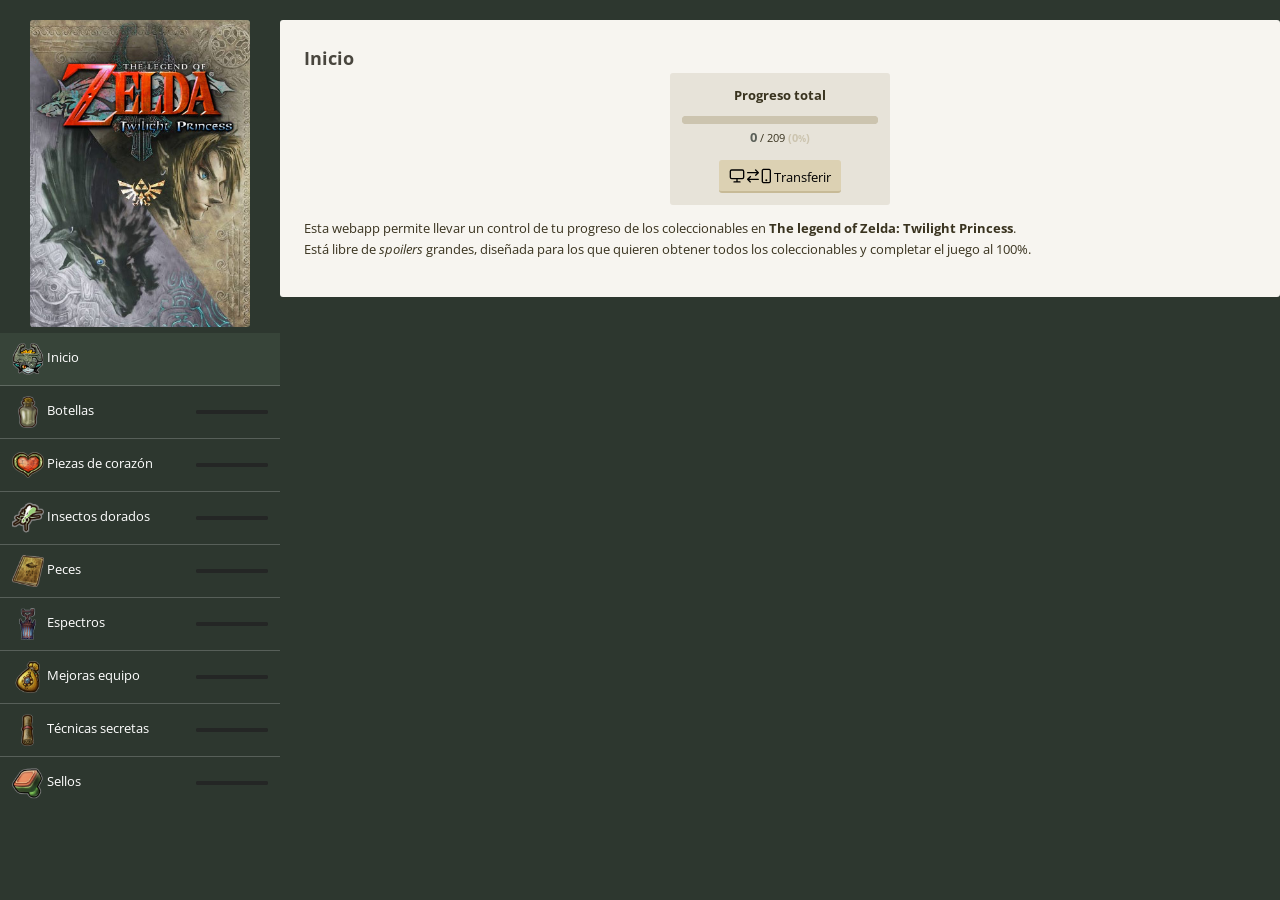
<file: zelda-twilight-princess/index.html>
<!DOCTYPE html>
<html lang="es">
<head>
	<title>The legend of Zelda: Twilight Princess - Checklist de progreso</title>
	<meta http-equiv="content-Type" content="text/html; charset=UTF-8"/>
	<meta charset="UTF-8"/>
	<meta name="description" content="Controla tu progreso de los coleccionables de The legend of Zelda: Twilight Princess en esta webapp." />
	<meta name="keywords" content="zelda, wind, waker, corazones, botellas, figuritas, mapas, coleccionables, guia, checklist, nintendo, game, cube, wii u" />
	<meta name="viewport" content="width=device-width, initial-scale=1.0, maximum-scale=1.0, user-scalable=0"/>
	<link rel="manifest" href="manifest.json"/>
	<link rel="shortcut icon" href="./resources/favicon16.png" type="image/png" sizes="16x16"/>
	<!-- iOS icons -->
	<link rel="apple-touch-icon" sizes="57x57" href="./resources/app_icon_114.png" />
	<link rel="apple-touch-icon" sizes="114x114" href="./resources/app_icon_114.png" />
	<link rel="apple-touch-icon" sizes="72x72" href="./resources/app_icon_144.png" />
	<link rel="apple-touch-icon" sizes="144x144" href="./resources/app_icon_144.png" />
	<link rel="apple-touch-icon" href="./resources/app_icon_192.png" />

	<!-- cache -->
	<meta http-equiv="Cache-Control" content="no-cache, no-store, must-revalidate" />
	<meta http-equiv="Pragma" content="no-cache" />
	<meta http-equiv="Expires" content="0" />

	<link type="text/css" rel="stylesheet" href="../assets/style.css" media="all"/>
	<style type="text/css">
.location {
	background-color: #eae7e0;
	color: #595038;
	padding: 2px 5px;
	border-radius: 3px;
}
span.gc, span.hd{
	font-weight:bold;
	text-transform:uppercase;
	font-size:80%;
	padding: 1px 4px;
	border-radius:3px;
	display:inline-block;
	vertical-align:middle;
}
span.gc{
	background-color:#6540e8;
	color:white;
}
span.hd{
	background-color:#299bff;
	color:white;
}
sup.gc, sup.hd{
	font-weight:bold;
}
sup.gc{
	color:#6540e8;
}
sup.hd{
	color:#299bff;
}
	</style>

	<script type="text/javascript">
		/* cache service worker */
		if (navigator.serviceWorker && window.location.hostname === 'www.marcrobledo.com'){
			if (location.protocol === 'http:')
				location.href = window.location.href.replace('http:', 'https:');
			else if (location.protocol === 'https:')
				navigator.serviceWorker.register('/completion-tracker-js/zelda-twilight-princess/_cache_service_worker.js', { scope: '/completion-tracker-js/' }); /* using absolute paths to avoid unexpected behaviour in GitHub Pages */
		}
	</script>
	<script type="text/javascript">
		const TWILIGHT_HYRULE_REGION_NAMES=[
			'Región de Latoan',
			'Región de Farone',
			'Región de Eldin',
			'Región de Lanayru',
			'Desierto de Gerudo',
			'Cima Nevada',
			'Celestia',
			'Palacio del Crepúsculo',
			'Castillo de Hyrule',
			'Todo Hyrule'
		];
		window.addEventListener('load', function(evt){
			CompletionTrackerUI.initialize('zelda-twilight-princess', [
				{category: 'hearts', group:'location', label:'Agrupar por región', groupNames:TWILIGHT_HYRULE_REGION_NAMES}
			]);
		});
	</script>
	<script type="text/javascript" src="../assets/app.js"></script>
	<script type="text/javascript" src="../completion-tracker.js"></script>
</head>

<body>
	<header>
		<h1>The legend of Zelda: Twilight Princess - Guía checklist interactiva de progreso</h1>
		<div id="topbar">
			<button id="btn-menu-toggle">
				<svg id="topbar-icon" xmlns="http://www.w3.org/2000/svg" fill="currentColor" viewBox="0 0 24 24"><path d="M2 6a1 1 0 0 1 1-1h18a1 1 0 1 1 0 2H3a1 1 0 0 1-1-1m0 6a1 1 0 0 1 1-1h18a1 1 0 1 1 0 2H3a1 1 0 0 1-1-1m1 5a1 1 0 1 0 0 2h18a1 1 0 1 0 0-2z"/></svg>
				<span id="topbar-title"></span>
			</button>
			<button id="btn-filters-toggle">
				<svg xmlns="http://www.w3.org/2000/svg" fill="currentColor" viewBox="0 0 24 24"><path d="M4 2a1 1 0 0 1 1 1v7a1 1 0 1 1-2 0V3a1 1 0 0 1 1-1m1 13h2a1 1 0 1 0 0-2H1a1 1 0 1 0 0 2h2v6a1 1 0 1 0 2 0zm8-3a1 1 0 1 0-2 0v9a1 1 0 1 0 2 0zM12 2a1 1 0 0 1 1 1v4h2a1 1 0 1 1 0 2H9a1 1 0 1 1 0-2h2V3a1 1 0 0 1 1-1m9 13h2a1 1 0 1 0 0-2h-6a1 1 0 1 0 0 2h2v6a1 1 0 1 0 2 0zM20 2a1 1 0 0 0-1 1v7a1 1 0 1 0 2 0V3a1 1 0 0 0-1-1"/></svg>
			</button>
		</div>
	</header>
	<div id="wrapper">
		<nav>
			<div class="text-center"><img src="resources/cover.jpg" class="cover" loading="lazy" /></div>
			<ul>
				<li><a href="#home"><img src="resources/midna.png" class="icon" loading="lazy" /> Inicio</a></li>
				<li><a href="#bottles"><img src="resources/bottle.png" class="icon" loading="lazy" /> Botellas</a></li>
				<li><a href="#hearts"><img src="resources/piece_of_heart.png" class="icon"loading="lazy"  /> Piezas de corazón</a></li>
				<li><a href="#bugs"><img src="resources/bug.png" class="icon"loading="lazy"  /> Insectos dorados</a></li>
				<li><a href="#fishes"><img src="resources/fish_journal.png" class="icon"loading="lazy"  /> Peces</a></li>
				<li><a href="#poes"><img src="resources/ghost_lantern.png" class="icon"loading="lazy"  /> Espectros</a></li>
				<li><a href="#equipment"><img src="resources/wallet_upgrade.png" class="icon" loading="lazy" /> Mejoras equipo</a></li>
				<li><a href="#skills"><img src="resources/hidden_skill_scroll.png" class="icon" loading="lazy" /> Técnicas secretas</a></li>
				<li><a href="#stamps"><img src="resources/stamp.png" class="icon" loading="lazy" /> Sellos</a></li>
			</ul>
		</nav>

		<div id="content">
			<div id="tab-home" class="tab">
				<h2 class="hide-for-mobile">Inicio</h2>
				<div id="container-cover"><img src="resources/cover.jpg" class="cover" loading="lazy" /></div>

				<div id="container-progress">
					<div class="container-progress-title">Progreso total</div>
					<div id="container-total-progress-bar"></div>
					<div>
						<span id="container-total-counter"></span><small> / <span id="container-total-total"></span> <span class="text-muted">(<span id="container-total-percentage"></span><small>%</small>)</span></small>
					</div>
					<div class="text-center">
						<button id="btn-transfer-progress"><svg xmlns="http://www.w3.org/2000/svg" fill="currentColor" style="height:16px" viewBox="0 0 64 24"><path fill-rule="evenodd" d="M1 4.9A3 3 0 0 1 4 2h16a3 3 0 0 1 3 2.9V14a3 3 0 0 1-3 2.9h-7v3h3.5a1 1 0 1 1 0 2h-9a1 1 0 1 1 0-2H11v-3H4A3 3 0 0 1 1 14V5ZM4 4c-.6 0-1 .5-1 .9V14c0 .4.4.9 1 .9h16c.6 0 1-.5 1-.9V5c0-.4-.4-.9-1-.9H4Z" clip-rule="evenodd"/><path d="M39.3 10.3a1 1 0 0 0 1.4 1.4l4-4a1 1 0 0 0 0-1.4l-4-4a1 1 0 1 0-1.4 1.4L41.6 6H28a1 1 0 1 0 0 2h13.6l-2.3 2.3ZM44 16H30.4l2.3-2.3a1 1 0 1 0-1.4-1.4l-4 4a1 1 0 0 0 0 1.4l4 4a1 1 0 0 0 1.4-1.4L30.4 18H44a1 1 0 1 0 0-2ZM56 20a1.5 1.5 0 1 0 0-3 1.5 1.5 0 0 0 0 3Z"/><path fill-rule="evenodd" d="M49 20c0 1.5 1 3 2.7 3h8.6c1.6 0 2.7-1.5 2.7-3V4c0-1.5-1-3-2.7-3h-8.6C50.1 1 49 2.5 49 4v16Zm2.7 1c-.2 0-.7-.3-.7-1V4c0-.7.5-1 .7-1h8.6c.2 0 .7.3.7 1v16c0 .7-.5 1-.7 1h-8.6Z" clip-rule="evenodd"/></svg> <span>Transferir</span></button>
					</div>
				</div>
				<p>
					Esta webapp permite llevar un control de tu progreso de los coleccionables en <strong>The legend of Zelda: Twilight Princess</strong>.<br/>
					Está libre de <em>spoilers</em> grandes, diseñada para los que quieren obtener todos los coleccionables y completar el juego al 100%.
				</p>
			</div>



			<div id="tab-bottles" class="tab">
				<h2 class="hide-for-mobile">Botellas</h2>
				<!-- <p>...</p> -->
				<ul>
					<li>
						<label><input type="checkbox" data-tracker="zelda-twilight-princess" data-index="0" data-category="bottles" data-group-location="1" /> Botella #2</label>
						<div class="item-description">
							<span class="location">Farone - Bosque de Farone</span>: (requisito: volver a forma humana) comprar a Palomo por 100 Rupias
						</div>
					</li>
					<li>
						<label><input type="checkbox" data-tracker="zelda-twilight-princess" data-index="1" data-category="bottles" data-group-location="3" /> Botella #3</label>
						<div class="item-description">
							<span class="location">Lanayru - Región de los Zora</span>: pescar en el puente de madera cerca del cartel de &quot;Prohibido tirar basura&quot; en el Muelle de pesca
						</div>
					</li>
					<li>
						<label><input type="checkbox" data-tracker="zelda-twilight-princess" data-index="2" data-category="bottles" data-group-location="3" /> Botella #4</label>
						<div class="item-description">
							<span class="location">Lanayru - Ciudadela de Hyrule - Casa de Giovanni</span>: entregar 20 almas de espectro a Giovanni
						</div>
					</li>
				</ul>
			</div>



			<div id="tab-hearts" class="tab">
				<h2 class="hide-for-mobile">Piezas de corazón</h2>
				<!-- <p>...</p> -->
				<ul>
					<li>
						<label><input type="checkbox" data-tracker="zelda-twilight-princess" data-index="3" data-category="hearts" data-group-location="1" /> Pieza de corazón #01</label>
						<div class="item-description">
							<span class="location">Farone - Bosque de Farone</span>: encender dos farolillos con el Candil en la cueva que lleva a la entrada del Templo del bosque
						</div>
					</li>
					<li>
						<label><input type="checkbox" data-tracker="zelda-twilight-princess" data-index="4" data-category="hearts" data-group-location="1" /> Pieza de corazón #02</label>
						<div class="item-description">
							<span class="location">Farone - Templo del bosque</span>: en un cofre
						</div>
					</li>
					<li>
						<label><input type="checkbox" data-tracker="zelda-twilight-princess" data-index="5" data-category="hearts" data-group-location="1" /> Pieza de corazón #03</label>
						<div class="item-description">
							<span class="location">Farone - Templo del bosque</span>: en un cofre
						</div>
					</li>
					<li>
						<label><input type="checkbox" data-tracker="zelda-twilight-princess" data-index="6" data-category="hearts" data-group-location="1" /> Pieza de corazón #04</label>
						<div class="item-description">
							<span class="location">Farone - Llanura de Hyrule</span>: en lo alto de un árbol al lado de un árbol, lanzar bumerán
						</div>
					</li>
					<li>
						<label><input type="checkbox" data-tracker="zelda-twilight-princess" data-index="7" data-category="hearts" data-group-location="2" /> Pieza de corazón #05</label>
						<div class="item-description">
							<span class="location">Eldin - Llanura de Hyrule (sur)</span>: (requisito: Bumerán) en lo alto de una roca, lanzando el Bumerán
						</div>
					</li>
					<li>
						<label><input type="checkbox" data-tracker="zelda-twilight-princess" data-index="8" data-category="hearts" data-group-location="0" /> Pieza de corazón #06</label>
						<div class="item-description">
							<span class="location">Latoan - Granja de Ordon</span>: (requisito: completar Montaña de la Muerte) completar el minijuego de meter 20 cabras en el establo en menos de tres minutos
						</div>
					</li>
					<li>
						<label><input type="checkbox" data-tracker="zelda-twilight-princess" data-index="9" data-category="hearts" data-group-location="2" /> Pieza de corazón #07</label>
						<div class="item-description">
							<span class="location">Eldin - Minas de los Goron</span>: en un cofre (planta N1)
						</div>
					</li>
					<li>
						<label><input type="checkbox" data-tracker="zelda-twilight-princess" data-index="10" data-category="hearts" data-group-location="2" /> Pieza de corazón #08</label>
						<div class="item-description">
							<span class="location">Eldin - Minas de los Goron</span>: en un cofre (planta N2)
						</div>
					</li>
					<li>
						<label><input type="checkbox" data-tracker="zelda-twilight-princess" data-index="11" data-category="hearts" data-group-location="2" /> Pieza de corazón #09</label>
						<div class="item-description">
							<span class="location">Eldin - Kakariko</span>: completar minijuego de tiro al blanco de Talo con el arco del héroe (no se puede usar el Ojo de águila)
							<div class="spoiler">
								Para encontrar a Talo, subir hasta lo más alto de la torre de vigilancia del pueblo (se accede por dentro del Taller de Don Mechas).
							</div>
						</div>
					</li>
					<li>
						<label><input type="checkbox" data-tracker="zelda-twilight-princess" data-index="12" data-category="hearts" data-group-location="2" /> Pieza de corazón #10</label>
						<div class="item-description">
							<span class="location">Eldin - Kakariko</span>: (requisito: Bombas y Botas de hierro) poner bomba en roca a la derecha de la entrada de Kakariko y sumergirse en el pozo que hay dentro
						</div>
					</li>
					<li>
						<label><input type="checkbox" data-tracker="zelda-twilight-princess" data-index="13" data-category="hearts" data-group-location="2" /> Pieza de corazón #11</label>
						<div class="item-description">
							<span class="location">Eldin - Kakariko</span>: (requisito: Bombas + Arco del héroe) explotar las rocas (combinando el Arco del héroe con las Bombas) encima de la entrada de la cueva de la Pieza de corazón #10 y recoger con el Bumerán
						</div>
					</li>
					<li>
						<label><input type="checkbox" data-tracker="zelda-twilight-princess" data-index="14" data-category="hearts" data-group-location="2" /> Pieza de corazón #12</label>
						<div class="item-description">
							<span class="location">Eldin - Montaña de la Muerte</span>: (requisito: completar Minas de los Goron) subirse a la espalda del segundo Goron desde la entrada para impulsarse a las rocas elevadas detrás suyo, continuar por la zona elevada hasta encontrar una cueva con un agujero donde está el cofre
						</div>
					</li>
					<li>
						<label><input type="checkbox" data-tracker="zelda-twilight-princess" data-index="15" data-category="hearts" data-group-location="2" /> Pieza de corazón #13</label>
						<div class="item-description">
							<span class="location">Eldin - Llanura de Hyrule (sur)</span>: (requisito: Bombas) poner Bomba en roca para entrar en cueva en el sur, cerca de la entrada a Farone
						</div>
					</li>
					<li>
						<label><input type="checkbox" data-tracker="zelda-twilight-princess" data-index="16" data-category="hearts" data-group-location="2" /> Pieza de corazón #14</label>
						<div class="item-description">
							<span class="location">Eldin - Llanura de Hyrule (norte)</span>: (requisito: Bombas y Arco del héroe) poner Bomba en roca en el sur (cerca de la entrada de Kakariko), trepar por las rocas y lanzar flecha explosiva a otra roca para cruzar al otro lado y encontrar el cofre
						</div>
					</li>
					<li>
						<label><input type="checkbox" data-tracker="zelda-twilight-princess" data-index="17" data-category="hearts" data-group-location="3" /> Pieza de corazón #15</label>
						<div class="item-description">
							<span class="location">Lanayru - Lago de Hylia (arriba/abajo)</span> ganar primer premio en minijuego Periperiplo
						</div>
					</li>
					<li>
						<label><input type="checkbox" data-tracker="zelda-twilight-princess" data-index="18" data-category="hearts" data-group-location="3" /> Pieza de corazón #16</label>
						<div class="item-description">
							<span class="location">Lanayru - Lago de Hylia</span>: (requisito: Bombas) completar la cueva-laberinto que se accede colocando una Bomba en una roca al sur del lago
						</div>
					</li>
					<li>
						<label><input type="checkbox" data-tracker="zelda-twilight-princess" data-index="19" data-category="hearts" data-group-location="3" /> Pieza de corazón #17</label>
						<div class="item-description">
							<span class="location">Lanayru - Región de los Zora</span>: pescar en el Muelle de pesca (está encima de las rocas del centro del lago)
						</div>
					</li>
					<li>
						<label><input type="checkbox" data-tracker="zelda-twilight-princess" data-index="20" data-category="hearts" data-group-location="3" /> Pieza de corazón #18</label>
						<div class="item-description">
							<span class="location">Lanayru - Ciudadela de Hyrule (oeste)</span>: donar 1000 rupias al mendigo
						</div>
					</li>
					<li>
						<label><input type="checkbox" data-tracker="zelda-twilight-princess" data-index="21" data-category="hearts" data-group-location="3" /> Pieza de corazón #19</label>
						<div class="item-description">
							<span class="location">Lanayru - Santuario del Lago</span>: (requisito: Zarpa) en un cofre (planta N2)
						</div>
					</li>
					<li>
						<label><input type="checkbox" data-tracker="zelda-twilight-princess" data-index="22" data-category="hearts" data-group-location="3" /> Pieza de corazón #20</label>
						<div class="item-description">
							<span class="location">Lanayru - Santuario del Lago</span>: (requisito: Zarpa) en un cofre (planta B1)
						</div>
					</li>
					<li>
						<label><input type="checkbox" data-tracker="zelda-twilight-princess" data-index="23" data-category="hearts" data-group-location="1" /> Pieza de corazón #21</label>
						<div class="item-description">
							<span class="location">Farone - Arboleda Sagrada</span>: (requisito: Bombas) derrotar todos los enemigos en la cueva que se accede escarbando como Link Lobo en el lugar donde está la roca destructible en la sala circular donde se lucha contra a Skullkid
						</div>
					</li>
					<li>
						<label><input type="checkbox" data-tracker="zelda-twilight-princess" data-index="24" data-category="hearts" data-group-location="3" /> Pieza de corazón #22</label>
						<div class="item-description">
							<span class="location">Lanayru - Lago de Hylia (abajo)</span>: (requisito: Zarpa) encender farolillos con Candil en la sala que hay al fondo de la estancia de la fuente del espíritu Lanayru
						</div>
					</li>
					<li>
						<label><input type="checkbox" data-tracker="zelda-twilight-princess" data-index="25" data-category="hearts" data-group-location="3" /> Pieza de corazón #23</label>
						<div class="item-description">
							<span class="location">Lanayru - Lago de Hylia (abajo)</span>: (requisito: transformarse a voluntad) conseguir 10000 puntos en el minijuego del loro Ciruela (aullar como Link Lobo la melodía en una zona de tierra al este)
						</div>
					</li>
					<li>
						<label><input type="checkbox" data-tracker="zelda-twilight-princess" data-index="26" data-category="hearts" data-group-location="2" /> Pieza de corazón #24</label>
						<div class="item-description">
							<span class="location">Eldin - Llanura de Hyrule (norte)</span>: (requisito: Zarpa y Botas de Hierro) superar la cueva secreta que se accede con la Zarpa al norte del Gran Puente de Eldin
						</div>
					</li>
					<li>
						<label><input type="checkbox" data-tracker="zelda-twilight-princess" data-index="27" data-category="hearts" data-group-location="2" /> Pieza de corazón #25</label>
						<div class="item-description">
							<span class="location">Eldin - Llanura de Hyrule (norte)</span>: (requisito: haber donado rupias en el Lalomercado de Kakariko para reparar el puente) hablar con el anciano Goron fuera del Lalomercado y llevar el barril de agua termal (sin que se rompa ni se enfríe) al Goron que hay en el puente al oeste de la llanura
						</div>
					</li>
					<li>
						<label><input type="checkbox" data-tracker="zelda-twilight-princess" data-index="28" data-category="hearts" data-group-location="4" /> Pieza de corazón #26</label>
						<div class="item-description">
							<span class="location">Desierto de Gerudo - Campamento Bulblin</span>: romper la carne en la hoguera con la espada
						</div>
					</li>
					<li>
						<label><input type="checkbox" data-tracker="zelda-twilight-princess" data-index="29" data-category="hearts" data-group-location="4" /> Pieza de corazón #27</label>
						<div class="item-description">
							<span class="location">Desierto de Gerudo - Patíbulo del Desierto</span>: (requisito: Zarpa) en un cofre (planta N1)
						</div>
					</li>
					<li>
						<label><input type="checkbox" data-tracker="zelda-twilight-princess" data-index="30" data-category="hearts" data-group-location="4" /> Pieza de corazón #28</label>
						<div class="item-description">
							<span class="location">Desierto de Gerudo - Patíbulo del Desierto</span>: (requisito: Aerodisco) en un cofre (planta B2)
						</div>
					</li>
					<li>
						<label><input type="checkbox" data-tracker="zelda-twilight-princess" data-index="31" data-category="hearts" data-group-location="3" /> Pieza de corazón #29</label>
						<div class="item-description">
							<span class="location">Lanayru - Llanura de Hyrule (oeste)</span>: (requisito: Aerodisco) usar Aerodisco en raíl al noroeste de la llanura (cerca del camino tapado por rocas)
						</div>
					</li>
					<li>
						<label><input type="checkbox" data-tracker="zelda-twilight-princess" data-index="32" data-category="hearts" data-group-location="2" /> Pieza de corazón #30</label>
						<div class="item-description">
							<span class="location">Eldin - Llanura de Hyrule (norte)</span>: (requisito: Aerodisco) derrotar enemigos en cueva que se accede con el Aerodisco en el raíl cerca del puente de madera del norte y escarbando en el círculo de piedras como Link Lobo 
						</div>
					</li>
					<li>
						<label><input type="checkbox" data-tracker="zelda-twilight-princess" data-index="33" data-category="hearts" data-group-location="5" /> Pieza de corazón #31</label>
						<div class="item-description">
							<span class="location">Cima Nevada - Ruinas de Cima Nevada</span>: (requisito: Mangual) en un cofre (planta N1 accediendo desde el suelo de N2)
						</div>
					</li>
					<li>
						<label><input type="checkbox" data-tracker="zelda-twilight-princess" data-index="34" data-category="hearts" data-group-location="5" /> Pieza de corazón #32</label>
						<div class="item-description">
							<span class="location">Cima Nevada - Ruinas de Cima Nevada</span>: (requisito: Mangual) en un cofre (planta N2)
						</div>
					</li>
					<li>
						<label><input type="checkbox" data-tracker="zelda-twilight-princess" data-index="35" data-category="hearts" data-group-location="5" /> Pieza de corazón #33</label>
						<div class="item-description">
							<span class="location">Cima Nevada</span>: (requisito: completar Ruinas de Cima Nevada) vencer en una carrera a Yeto y Yeta desde el punto de salida (en el portal de teletransporte) hasta la entrada a las Ruinas
						</div>
					</li>
					<li>
						<label><input type="checkbox" data-tracker="zelda-twilight-princess" data-index="36" data-category="hearts" data-group-location="3" /> Pieza de corazón #34</label>
						<div class="item-description">
							<span class="location">Lanayru - Llanura de Hyrule (norte)</span>: (requisito: Mangual) completar los puzles de empujar bloques de hielo en la cueva al norte de la llanura, en la zona rocosa
						</div>
					</li>
					<li>
						<label><input type="checkbox" data-tracker="zelda-twilight-princess" data-index="37" data-category="hearts" data-group-location="1" /> Pieza de corazón #35</label>
						<div class="item-description">
							<span class="location">Farone - Templo del Tiempo</span>: (requisito: Cetro del Dominio) en un cofre (planta N5)
						</div>
					</li>
					<li>
						<label><input type="checkbox" data-tracker="zelda-twilight-princess" data-index="38" data-category="hearts" data-group-location="1" /> Pieza de corazón #36</label>
						<div class="item-description">
							<span class="location">Farone - Templo del Tiempo</span>: (requisito: Cetro del Dominio) en un cofre (planta N5)
						</div>
					</li>
					<li>
						<label><input type="checkbox" data-tracker="zelda-twilight-princess" data-index="39" data-category="hearts" data-group-location="1" /> Pieza de corazón #37</label>
						<div class="item-description">
							<span class="location">Farone - Templo del Tiempo (entrada)</span>: (requisito: Cetro del Dominio) mover una de las dos estatuas al sur con el Cetro del Dominio
						</div>
					</li>
					<li>
						<label><input type="checkbox" data-tracker="zelda-twilight-princess" data-index="40" data-category="hearts" data-group-location="2" /> Pieza de corazón #38</label>
						<div class="item-description">
							<span class="location">Eldin - Pueblo Olvidado</span>: (requisito: recuperar memoria de Ilia) completar el minijuego de hablar con los 20 gatos del pueblo (se inicia hablando con el cuco en el patio trasero de una casa que se accede rompiendo ventanas)
						</div>
					</li>
					<li>
						<label><input type="checkbox" data-tracker="zelda-twilight-princess" data-index="41" data-category="hearts" data-group-location="1" /> Pieza de corazón #39</label>
						<div class="item-description">
							<span class="location">Farone - Bosque de Farone</span>: (requisito: Cetro del Dominio) mover la estatua detrás de la casa de Palomo y colocarla en el hueco cercano, subir como Link Lobo y la ayuda de Midna
						</div>
					</li>
					<li>
						<label><input type="checkbox" data-tracker="zelda-twilight-princess" data-index="42" data-category="hearts" data-group-location="2" /> Pieza de corazón #40</label>
						<div class="item-description">
							<span class="location">Eldin - Llanura de Hyrule (norte)</span>: (requisito: Cetro del Dominio y reparar Gran Puente de Eldin) mover la estatua en la entrada sur del Gran Puente de Eldin hacia la entrada norte y tirarla por el hueco para poder saltar sobre ella
						</div>
					</li>
					<li>
						<label><input type="checkbox" data-tracker="zelda-twilight-princess" data-index="43" data-category="hearts" data-group-location="6" /> Pieza de corazón #41</label>
						<div class="item-description">
							<span class="location">Celestia</span>: (requisito: Doble Zarpa) en un cofre (planta N2)
						</div>
					</li>
					<li>
						<label><input type="checkbox" data-tracker="zelda-twilight-princess" data-index="44" data-category="hearts" data-group-location="6" /> Pieza de corazón #42</label>
						<div class="item-description">
							<span class="location">Celestia</span>: (requisito: Doble Zarpa) en un cofre (planta N3)
						</div>
					</li>
					<li>
						<label><input type="checkbox" data-tracker="zelda-twilight-princess" data-index="45" data-category="hearts" data-group-location="2" /> Pieza de corazón #43</label>
						<div class="item-description">
							<span class="location">Eldin - Llanura de Hyrule (sur)</span>: (requisito: Doble Zarpa) usar Doble Zarpa en la roca del precipicio del suroeste de la llanura (la misma roca de la pieza #05)
						</div>
					</li>
					<li>
						<label><input type="checkbox" data-tracker="zelda-twilight-princess" data-index="46" data-category="hearts" data-group-location="7" /> Pieza de corazón #44</label>
						<div class="item-description">
							<span class="location">Palacio del Crepúsculo</span>: (requisito: primer Taiyo y Doble Zarpa) en un cofre (planta N1)
						</div>
					</li>
					<li>
						<label><input type="checkbox" data-tracker="zelda-twilight-princess" data-index="47" data-category="hearts" data-group-location="7" /> Pieza de corazón #45</label>
						<div class="item-description">
							<span class="location">Palacio del Crepúsculo</span>: (requisito: segundo Taiyo) en un cofre (planta N1)
						</div>
					</li>
				</ul>
			</div>



			<div id="tab-bugs" class="tab">
				<h2 class="hide-for-mobile">Insectos dorados</h2>
				<!-- <p>...</p> -->
				<ul>
					<li>
						<label><input type="checkbox" data-tracker="zelda-twilight-princess" data-index="48" data-category="bugs" data-group-location="2" /> Hormiga ♂</label>
						<div class="item-description">
							<span class="location">Eldin - Kakariko</span>: al pie de un árbol al fondo del cementerio
						</div>
					</li>
					<li>
						<label><input type="checkbox" data-tracker="zelda-twilight-princess" data-index="49" data-category="bugs" data-group-location="2" /> Hormiga ♀</label>
						<div class="item-description">
							<span class="location">Eldin - Kakariko</span>: dentro de la casa enfrente del hotel
						</div>
					</li>
					<li>
						<label><input type="checkbox" data-tracker="zelda-twilight-princess" data-index="50" data-category="bugs" data-group-location="4" /> Efímera ♂</label>
						<div class="item-description">
							<span class="location">Desierto de Gerudo</span>: al sur del desierto
						</div>
					</li>
					<li>
						<label><input type="checkbox" data-tracker="zelda-twilight-princess" data-index="51" data-category="bugs" data-group-location="4" /> Efímera ♀</label>
						<div class="item-description">
							<span class="location">Desierto de Gerudo</span>: al suroeste del desierto, en una de las zanjas
						</div>
					</li>
					<li>
						<label><input type="checkbox" data-tracker="zelda-twilight-princess" data-index="52" data-category="bugs" data-group-location="1" /> Escarabajo ♂</label>
						<div class="item-description">
							<span class="location">Farone - Llanura de Hyrule</span>: cerca de un árbol al sur de la laguna pequeña
						</div>
					</li>
					<li>
						<label><input type="checkbox" data-tracker="zelda-twilight-princess" data-index="53" data-category="bugs" data-group-location="1" /> Escarabajo ♀</label>
						<div class="item-description">
							<span class="location">Farone - Llanura de Hyrule</span>: (requisito: Bumerán) en un árbol al noroeste de la laguna grande
						</div>
					</li>
					<li>
						<label><input type="checkbox" data-tracker="zelda-twilight-princess" data-index="54" data-category="bugs" data-group-location="3" /> Mantis ♂</label>
						<div class="item-description">
							<span class="location">Lanayru - Lago de Hylia (arriba)</span>: (requisito: Bumerán) en el arco de piedra dextremo norte del Gran Puente de Hylia
						</div>
					</li>
					<li>
						<label><input type="checkbox" data-tracker="zelda-twilight-princess" data-index="55" data-category="bugs" data-group-location="3" /> Mantis ♀</label>
						<div class="item-description">
							<span class="location">Lanayru - Lago de Hylia (arriba)</span>: (requisito: Bumerán) antes de llegar al puente de madera que hay al sur del Gran Puente de Hylia, en la pared oeste cercana al árbol gigante del que caen Chuchus
						</div>
					</li>
					<li>
						<label><input type="checkbox" data-tracker="zelda-twilight-princess" data-index="56" data-category="bugs" data-group-location="3" /> Ciervo volante ♂</label>
						<div class="item-description">
							<span class="location">Lanayru - Llanura de Hyrule (norte)</span>: en un árbol al oeste del puente de madera
						</div>
					</li>
					<li>
						<label><input type="checkbox" data-tracker="zelda-twilight-princess" data-index="57" data-category="bugs" data-group-location="3" /> Ciervo volante ♀</label>
						<div class="item-description">
							<span class="location">Lanayru - Llanura de Hyrule (norte)</span>: (requisito: Bumerán) encima de la cueva taponada por una roca en la zona rocosa elevada al norte de la llanura
						</div>
					</li>
					<li>
						<label><input type="checkbox" data-tracker="zelda-twilight-princess" data-index="58" data-category="bugs" data-group-location="2" /> Cochinilla ♂</label>
						<div class="item-description">
							<span class="location">Eldin - Llanura de Hyrule (sur)</span>: en un árbol cerca del puente de madera
						</div>
					</li>
					<li>
						<label><input type="checkbox" data-tracker="zelda-twilight-princess" data-index="59" data-category="bugs" data-group-location="2" /> Cochinilla ♀</label>
						<div class="item-description">
							<span class="location">Eldin - Llanura de Hyrule (sur)</span>: en un árbol a mano derecha despues de cruzar el puente de madera en dirección a Kakariko
						</div>
					</li>
					<li>
						<label><input type="checkbox" data-tracker="zelda-twilight-princess" data-index="60" data-category="bugs" data-group-location="3" /> Mariposa ♂</label>
						<div class="item-description">
							<span class="location">Lanayru - Llanura de Hyrule (oeste)</span>: en unas flores en el suroeste de la llanura
						</div>
					</li>
					<li>
						<label><input type="checkbox" data-tracker="zelda-twilight-princess" data-index="61" data-category="bugs" data-group-location="3" /> Mariposa ♀</label>
						<div class="item-description">
							<span class="location">Lanayru - Llanura de Hyrule (oeste)</span>: (requisito: Bumerán o Zarpa) en una plataforma elevada al noroeste de la llanura
						</div>
					</li>
					<li>
						<label><input type="checkbox" data-tracker="zelda-twilight-princess" data-index="62" data-category="bugs" data-group-location="3" /> Mariquita ♂</label>
						<div class="item-description">
							<span class="location">Lanayru - Llanura de Hyrule (sur)</span>: en las flores al lado de la torre de piedra en el este de la llanura
						</div>
					</li>
					<li>
						<label><input type="checkbox" data-tracker="zelda-twilight-princess" data-index="63" data-category="bugs" data-group-location="3" /> Mariquita ♀</label>
						<div class="item-description">
							<span class="location">Lanayru - Llanura de Hyrule (sur)</span>: en un árbol cerca de una de las escaleras de la entrada a la ciudadela
						</div>
					</li>
					<li>
						<label><input type="checkbox" data-tracker="zelda-twilight-princess" data-index="64" data-category="bugs" data-group-location="1" /> Caracol ♂</label>
						<div class="item-description">
							<span class="location">Farone - Arboleda Sagrada</span>: (requisito: Bumerán) en la sala del puzle del tablero y las estatuas, entrando por las ruinas que hay al sureste, en la columna a mano izquierda
						</div>
					</li>
					<li>
						<label><input type="checkbox" data-tracker="zelda-twilight-princess" data-index="65" data-category="bugs" data-group-location="1" /> Caracol ♀</label>
						<div class="item-description">
							<span class="location">Farone - Templo del Tiempo (entrada)</span>: cerca de las escaleras de la entrada
						</div>
					</li>
					<li>
						<label><input type="checkbox" data-tracker="zelda-twilight-princess" data-index="66" data-category="bugs" data-group-location="2" /> Insecto palo ♂</label>
						<div class="item-description">
							<span class="location">Eldin - Llanura de Hyrule (norte)</span>: (requisito: Bumerán) en una columna en un lado del punto sur del Gran Puente de Eldin
						</div>
					</li>
					<li>
						<label><input type="checkbox" data-tracker="zelda-twilight-princess" data-index="67" data-category="bugs" data-group-location="2" /> Insecto palo ♀</label>
						<div class="item-description">
							<span class="location">Eldin - Llanura de Hyrule (norte)</span>: (requisito: Bumerán) en la pared en el norte del Gran Puente de Eldin
						</div>
					</li>
					<li>
						<label><input type="checkbox" data-tracker="zelda-twilight-princess" data-index="68" data-category="bugs" data-group-location="2" /> Saltamontes ♂</label>
						<div class="item-description">
							<span class="location">Eldin - Llanura de Hyrule (norte)</span>: cerca de la entrada a Kakariko
						</div>
					</li>
					<li>
						<label><input type="checkbox" data-tracker="zelda-twilight-princess" data-index="69" data-category="bugs" data-group-location="2" /> Saltamontes ♀</label>
						<div class="item-description">
							<span class="location">Eldin - Llanura de Hyrule (norte)</span>: en el noroeste
						</div>
					</li>
					<li>
						<label><input type="checkbox" data-tracker="zelda-twilight-princess" data-index="70" data-category="bugs" data-group-location="3" /> Libélula ♂</label>
						<div class="item-description">
							<span class="location">Lanayru - Región de los Zora</span>: en la zona de tierra firme del este
						</div>
					</li>
					<li>
						<label><input type="checkbox" data-tracker="zelda-twilight-princess" data-index="71" data-category="bugs" data-group-location="3" /> Libélula ♀</label>
						<div class="item-description">
							<span class="location">Lanayru - Región de los Zora</span>: (requisito: Bumerán) en el puente que cruza el río en la cabaña de Flora
						</div>
					</li>
				</ul>
			</div>



			<div id="tab-fishes" class="tab">
				<h2 class="hide-for-mobile">Peces</h2>
				<!-- <p>...</p> -->
				<ul>
					<li>
						<label><input type="checkbox" data-tracker="zelda-twilight-princess" data-index="72" data-category="fishes" data-group-location="9" /> Agalla verde</label>
						<div class="item-description">
							<span class="location">Localización</span>: en cualquier zona
						</div>
					</li>
					<li>
						<label><input type="checkbox" data-tracker="zelda-twilight-princess" data-index="73" data-category="fishes" data-group-location="2" /> Lubina de Hyrule</label>
						<div class="item-description">
							<span class="location">Eldin - Kakariko</span>: en el pozo que hay detrás de la roca destructible a la entrada del pueblo (el de la Pieza de corazón #10)
						</div>
					</li>
					<li>
						<label><input type="checkbox" data-tracker="zelda-twilight-princess" data-index="74" data-category="fishes" data-group-location="0" /> Siluro de Ordon</label>
						<div class="item-description">
							<span class="location">Latoan - Ordon</span>: en el norte
						</div>
					</li>
					<li>
						<label><input type="checkbox" data-tracker="zelda-twilight-princess" data-index="75" data-category="fishes" data-group-location="3" /> Barbo oloroso</label>
						<div class="item-description">
							<span class="location">Lanayru - Región de los Zora</span>: (requisito: Caña con pendiente) junto a las rocas Madre e Hija, al oeste
						</div>
					</li>
					<li>
						<label><input type="checkbox" data-tracker="zelda-twilight-princess" data-index="76" data-category="fishes" data-group-location="3" /> Lucio de Hylia</label>
						<div class="item-description">
							<span class="location">Lanayru - Curso alto del río Zora</span>: delante de la puerta de entrada del Embarcadero
						</div>
					</li>
					<li>
						<label><input type="checkbox" data-tracker="zelda-twilight-princess" data-index="77" data-category="fishes" data-group-location="2" /> Locha de Hyrule</label>
						<div class="item-description">
							<span class="location">Eldin - Kakariko</span>: en el lago al fondo del cementerio de Kakariko
						</div>
					</li>
				</ul>
				<p>* todos los peces salvo el Barbo oloroso pueden pescarse también en el Muelle de pesca</p>
			</div>



			<div id="tab-poes" class="tab">
				<h2 class="hide-for-mobile">Espectros</h2>
				<!-- <p>...</p> -->
				<h3>Región de Farone</h3>
				<ul>
					<li>
						<label><input type="checkbox" data-tracker="zelda-twilight-princess" data-index="78" data-category="poes" data-group-location="1" /> Espectro #02</label>
						<div class="item-description">
							<span class="location">Farone - Arboleda Sagrada</span>: poner bomba en roca en la sala circular donde se lucha contra a Skullkid
						</div>
					</li>
					<li>
						<label><input type="checkbox" data-tracker="zelda-twilight-princess" data-index="79" data-category="poes" data-group-location="1" /> Espectro #28</label>
						<div class="item-description">
							<span class="location">Farone - Llanura de Hyrule</span>: al norte del puente de madera
						</div>
					</li>
					<li>
						<label><input type="checkbox" data-tracker="zelda-twilight-princess" data-index="80" data-category="poes" data-group-location="1" /> Espectro #29</label>
						<div class="item-description">
							<span class="location">Farone - Bosque de Farone</span>: (requisito: transformarse a voluntad) saltar como Link Lobo y la ayuda de Midna en el área con el gas lila
						</div>
					</li>
					<li>
						<label><input type="checkbox" data-tracker="zelda-twilight-princess" data-index="81" data-category="poes" data-group-location="1" /> Espectro #50</label>
						<div class="item-description">
							<span class="location">Farone - Arboleda Sagrada</span>: en una zona elevada de los bosques perdidos que se accede por un camino tras una cascada
						</div>
					</li>
					<li>
						<label><input type="checkbox" data-tracker="zelda-twilight-princess" data-index="82" data-category="poes" data-group-location="1" /> Espectro #51</label>
						<div class="item-description">
							<span class="location">Farone - Templo del Tiempo</span>: (requisito: Cetro del Dominio) en la planta N7
						</div>
					</li>
					<li>
						<label><input type="checkbox" data-tracker="zelda-twilight-princess" data-index="83" data-category="poes" data-group-location="1" /> Espectro #52</label>
						<div class="item-description">
							<span class="location">Farone - Templo del Tiempo</span>: (requisito: Cetro del Dominio) en la planta N3
						</div>
					</li>
					<li>
						<label><input type="checkbox" data-tracker="zelda-twilight-princess" data-index="84" data-category="poes" data-group-location="1" /> Espectro #53</label>
						<div class="item-description">
							<span class="location">Farone - Templo del Tiempo (entrada)</span>: (requisito: Cetro del Dominio) mover una de las dos estatuas al sur con el Cetro del Dominio
						</div>
					</li>
					<li>
						<label><input type="checkbox" data-tracker="zelda-twilight-princess" data-index="85" data-category="poes" data-group-location="1" /> Espectro #54</label>
						<div class="item-description">
							<span class="location">Farone - Arboleda Sagrada</span>: (requisito: completar el Templo del Tiempo) en el área donde se consigue la Espada Maestra
						</div>
					</li>
				</ul>

				<h3>Región de Eldin</h3>
				<ul>
					<li>
						<label><input type="checkbox" data-tracker="zelda-twilight-princess" data-index="86" data-category="poes" data-group-location="2" /> Espectro #21</label>
						<div class="item-description">
							<span class="location">Eldin - Kakariko</span>: en el almacén en ruinas de Don Mechas
							<div class="spoiler">
								Para acceder, salir por la escalera de mano dentro del Taller de Don Mechas.
							</div>
						</div>
					</li>
					<li>
						<label><input type="checkbox" data-tracker="zelda-twilight-princess" data-index="87" data-category="poes" data-group-location="2" /> Espectro #22</label>
						<div class="item-description">
							<span class="location">Eldin - Kakariko</span>: en la parte de abajo de la Torre de vigilancia del pueblo
							<div class="spoiler">
								Para acceder, salir por la escalera de mano dentro del Taller de Don Mechas.
							</div>
						</div>
					</li>
					<li>
						<label><input type="checkbox" data-tracker="zelda-twilight-princess" data-index="88" data-category="poes" data-group-location="2" /> Espectro #23</label>
						<div class="item-description">
							<span class="location">Eldin - Kakariko</span>: en el centro del cementerio
						</div>
					</li>
					<li>
						<label><input type="checkbox" data-tracker="zelda-twilight-princess" data-index="89" data-category="poes" data-group-location="2" /> Espectro #24</label>
						<div class="item-description">
							<span class="location">Eldin - Kakariko</span>: empujar una de las dos lápidas
						</div>
					</li>
					<li>
						<label><input type="checkbox" data-tracker="zelda-twilight-princess" data-index="90" data-category="poes" data-group-location="2" /> Espectro #25</label>
						<div class="item-description">
							<span class="location">Eldin - Kakariko</span>: subirse a la espalda del segundo Goron desde la entrada para impulsarse a las rocas elevadas detrás suyo
						</div>
					</li>
					<li>
						<label><input type="checkbox" data-tracker="zelda-twilight-princess" data-index="91" data-category="poes" data-group-location="2" /> Espectro #26</label>
						<div class="item-description">
							<span class="location">Eldin - Llanura de Hyrule (sur)</span>: cerca de un árbol en una zona elevata al oeste del puente de madera
						</div>
					</li>
					<li>
						<label><input type="checkbox" data-tracker="zelda-twilight-princess" data-index="92" data-category="poes" data-group-location="2" /> Espectro #27</label>
						<div class="item-description">
							<span class="location">Eldin - Llanura de Hyrule (sur)</span>: (requisito: Bombas) poner Bomba en roca para entrar en cueva en el sur, cerca de la entrada a Farone
						</div>
					</li>
					<li>
						<label><input type="checkbox" data-tracker="zelda-twilight-princess" data-index="93" data-category="poes" data-group-location="2" /> Espectro #55</label>
						<div class="item-description">
							<span class="location">Eldin - Pueblo Olvidado</span>: (requisito: recuperar memoria de Ilia) en un balcón
						</div>
					</li>
				</ul>

				<h3>Región de Lanayru</h3>
				<ul>
					<li>
						<label><input type="checkbox" data-tracker="zelda-twilight-princess" data-index="94" data-category="poes" data-group-location="3" /> Espectro #01</label>
						<div class="item-description">
							<span class="location">Lanayru - Ciudadela de Hyrule - Casa de Giovanni</span>: en la casa de Giovanni, es el primer especto y es obligado.
						</div>
					</li>
					<li>
						<label><input type="checkbox" data-tracker="zelda-twilight-princess" data-index="95" data-category="poes" data-group-location="3" /> Espectro #03</label>
						<div class="item-description">
							<span class="location">Lanayru - Lago de Hylia (abajo)</span>: dentro de la cueva-laberinto que se accede colocando una Bomba en una roca al sur del lago
						</div>
					</li>
					<li>
						<label><input type="checkbox" data-tracker="zelda-twilight-princess" data-index="96" data-category="poes" data-group-location="3" /> Espectro #04</label>
						<div class="item-description">
							<span class="location">Lanayru - Lago de Hylia (abajo)</span>: dentro de la cueva-laberinto que se accede colocando una Bomba en una roca al sur del lago
						</div>
					</li>
					<li>
						<label><input type="checkbox" data-tracker="zelda-twilight-princess" data-index="97" data-category="poes" data-group-location="3" /> Espectro #05</label>
						<div class="item-description">
							<span class="location">Lanayru - Lago de Hylia (abajo)</span>: dentro de la cueva-laberinto que se accede colocando una Bomba en una roca al sur del lago
						</div>
					</li>
					<li>
						<label><input type="checkbox" data-tracker="zelda-twilight-princess" data-index="98" data-category="poes" data-group-location="3" /> Espectro #06</label>
						<div class="item-description">
							<span class="location">Lanayru - Lago de Hylia (arriba/abajo)</span> caer, como mínimo, en la cuarta plataforma más alta del minijuego de Periperiplo
						</div>
					</li>
					<li>
						<label><input type="checkbox" data-tracker="zelda-twilight-princess" data-index="99" data-category="poes" data-group-location="3" /> Espectro #07</label>
						<div class="item-description">
							<span class="location">Lanayru - Lago de Hylia (abajo)</span>: en la zona de tierra al este del lago
						</div>
					</li>
					<li>
						<label><input type="checkbox" data-tracker="zelda-twilight-princess" data-index="100" data-category="poes" data-group-location="3" /> Espectro #08</label>
						<div class="item-description">
							<span class="location">Lanayru - Lago de Hylia (abajo)</span>: en la zona de tierra al sur del lago
						</div>
					</li>
					<li>
						<label><input type="checkbox" data-tracker="zelda-twilight-princess" data-index="101" data-category="poes" data-group-location="3" /> Espectro #09</label>
						<div class="item-description">
							<span class="location">Lanayru - Lago de Hylia (arriba)</span>: planear hacia atrás con un cuco desde la plataforma de salida del minijuego de Periperiplo
						</div>
					</li>
					<li>
						<label><input type="checkbox" data-tracker="zelda-twilight-princess" data-index="102" data-category="poes" data-group-location="3" /> Espectro #10</label>
						<div class="item-description">
							<span class="location">Lanayru - Lago de Hylia (abajo)</span>: al pie de la torre de vigilancia de piedra
						</div>
					</li>
					<li>
						<label><input type="checkbox" data-tracker="zelda-twilight-princess" data-index="103" data-category="poes" data-group-location="3" /> Espectro #11</label>
						<div class="item-description">
							<span class="location">Lanayru - Región de los Zora</span>: en la zona de tierra al sur de la cabaña de Flora (la barquera)
						</div>
					</li>
					<li>
						<label><input type="checkbox" data-tracker="zelda-twilight-princess" data-index="104" data-category="poes" data-group-location="3" /> Espectro #12</label>
						<div class="item-description">
							<span class="location">Lanayru - Región de los Zora</span>: en la zona de tierra firme en el este
						</div>
					</li>
					<li>
						<label><input type="checkbox" data-tracker="zelda-twilight-princess" data-index="105" data-category="poes" data-group-location="3" /> Espectro #13</label>
						<div class="item-description">
							<span class="location">Lanayru - Región de los Zora</span>: en la zona de tierra firma en el oeste, saltar con la ayuda de Midna como Link Lobo para trepar a un camino detrás de la cascada
						</div>
					</li>
					<li>
						<label><input type="checkbox" data-tracker="zelda-twilight-princess" data-index="106" data-category="poes" data-group-location="3" /> Espectro #14</label>
						<div class="item-description">
							<span class="location">Lanayru - Llanura de Hyrule (norte)</span>: en el puente
						</div>
					</li>
					<li>
						<label><input type="checkbox" data-tracker="zelda-twilight-princess" data-index="107" data-category="poes" data-group-location="3" /> Espectro #15</label>
						<div class="item-description">
							<span class="location">Lanayru - Llanura de Hyrule (norte)</span>: cofre en agujero que se accede escarbando como Link Lobo en un círculo de hierba al oeste de la llanura
						</div>
					</li>
					<li>
						<label><input type="checkbox" data-tracker="zelda-twilight-princess" data-index="108" data-category="poes" data-group-location="3" /> Espectro #16</label>
						<div class="item-description">
							<span class="location">Lanayru - Llanura de Hyrule (norte)</span>: junto al espectro #15 
						</div>
					</li>
					<li>
						<label><input type="checkbox" data-tracker="zelda-twilight-princess" data-index="109" data-category="poes" data-group-location="3" /> Espectro #17</label>
						<div class="item-description">
							<span class="location">Lanayru - Llanura de Hyrule (oeste)</span>: en las ruinas del sur
						</div>
					</li>
					<li>
						<label><input type="checkbox" data-tracker="zelda-twilight-princess" data-index="110" data-category="poes" data-group-location="3" /> Espectro #18</label>
						<div class="item-description">
							<span class="location">Lanayru - Llanura de Hyrule (sur)</span>: en las escaleras de la entrada a la ciudadela
						</div>
					</li>
					<li>
						<label><input type="checkbox" data-tracker="zelda-twilight-princess" data-index="111" data-category="poes" data-group-location="3" /> Espectro #19</label>
						<div class="item-description">
							<span class="location">Lanayru - Llanura de Hyrule</span>: en el puente de la entrada este de la Ciudadela de Hyrule
						</div>
					</li>
					<li>
						<label><input type="checkbox" data-tracker="zelda-twilight-princess" data-index="112" data-category="poes" data-group-location="3" /> Espectro #20</label>
						<div class="item-description">
							<span class="location">Lanayru - Lago de Hylia (arriba)</span>: (requisito: Flechas explosivas y Gancho) destruir las rocas elevadas al sur del puente de madera y trepar con el Gancho
						</div>
					</li>
				</ul>

				<h3>Desierto de Gerudo</h3>
				<ul>
					<li>
						<label><input type="checkbox" data-tracker="zelda-twilight-princess" data-index="113" data-category="poes" data-group-location="4" /> Espectro #30</label>
						<div class="item-description">
							<span class="location">Desierto de Gerudo</span>: en el sureste, cerca de unas calaveras
						</div>
					</li>
					<li>
						<label><input type="checkbox" data-tracker="zelda-twilight-princess" data-index="114" data-category="poes" data-group-location="4" /> Espectro #31</label>
						<div class="item-description">
							<span class="location">Desierto de Gerudo</span>: (requisito: Zarpa) en el trozo de puente de piedra que se usa para reparar el Gran Puente de Eldin
						</div>
					</li>
					<li>
						<label><input type="checkbox" data-tracker="zelda-twilight-princess" data-index="115" data-category="poes" data-group-location="4" /> Espectro #32</label>
						<div class="item-description">
							<span class="location">Desierto de Gerudo</span>: (requisito: Zarpa) al oeste de la valla del Campamento Bulblin, sobre una plataforma elevada que se accede usando la Zarpa en una palmera
						</div>
					</li>
					<li>
						<label><input type="checkbox" data-tracker="zelda-twilight-princess" data-index="116" data-category="poes" data-group-location="4" /> Espectro #33</label>
						<div class="item-description">
							<span class="location">Desierto de Gerudo</span>: (requisito: Zarpa) en una cueva que se accede escarbando como Link Lobo en un círculo de calaveras cerca del Espectro #32
						</div>
					</li>
					<li>
						<label><input type="checkbox" data-tracker="zelda-twilight-princess" data-index="117" data-category="poes" data-group-location="4" /> Espectro #34</label>
						<div class="item-description">
							<span class="location">Desierto de Gerudo</span>: junto al Espectro #33
						</div>
					</li>
					<li>
						<label><input type="checkbox" data-tracker="zelda-twilight-princess" data-index="118" data-category="poes" data-group-location="4" /> Espectro #35</label>
						<div class="item-description">
							<span class="location">Desierto de Gerudo</span>: tomar el camino oeste en la bifurcación que lleva al Campamento Bulblin
						</div>
					</li>
					<li>
						<label><input type="checkbox" data-tracker="zelda-twilight-princess" data-index="119" data-category="poes" data-group-location="4" /> Espectro #36</label>
						<div class="item-description">
							<span class="location">Desierto de Gerudo</span>: (requisito: derrotar el Bulbin del garrote en la casa en llamas) volver a la casa donde se lucha contra el Bulblin, ahora en ruinas
						</div>
					</li>
					<li>
						<label><input type="checkbox" data-tracker="zelda-twilight-princess" data-index="120" data-category="poes" data-group-location="4" /> Espectro #37</label>
						<div class="item-description">
							<span class="location">Desierto de Gerudo</span>: a la izquierda de la entrada del Patíbulo del Desierto
						</div>
					</li>
					<li>
						<label><input type="checkbox" data-tracker="zelda-twilight-princess" data-index="121" data-category="poes" data-group-location="4" /> Espectro #38</label>
						<div class="item-description">
							<span class="location">Desierto de Gerudo - Patíbulo del Desierto</span>: (obligado)
						</div>
					</li>
					<li>
						<label><input type="checkbox" data-tracker="zelda-twilight-princess" data-index="122" data-category="poes" data-group-location="4" /> Espectro #39</label>
						<div class="item-description">
							<span class="location">Desierto de Gerudo - Patíbulo del Desierto</span>: (obligado)
						</div>
					</li>
					<li>
						<label><input type="checkbox" data-tracker="zelda-twilight-princess" data-index="123" data-category="poes" data-group-location="4" /> Espectro #40</label>
						<div class="item-description">
							<span class="location">Desierto de Gerudo - Patíbulo del Desierto</span>: (obligado)
						</div>
					</li>
					<li>
						<label><input type="checkbox" data-tracker="zelda-twilight-princess" data-index="124" data-category="poes" data-group-location="4" /> Espectro #41</label>
						<div class="item-description">
							<span class="location">Desierto de Gerudo - Patíbulo del Desierto</span>: (obligado)
						</div>
					</li>
					<li>
						<label><input type="checkbox" data-tracker="zelda-twilight-princess" data-index="125" data-category="poes" data-group-location="4" /> Espectro #58</label>
						<div class="item-description">
							<span class="location">Desierto de Gerudo - Caverna de las Pruebas</span>: planta 17
						</div>
					</li>
					<li>
						<label><input type="checkbox" data-tracker="zelda-twilight-princess" data-index="126" data-category="poes" data-group-location="4" /> Espectro #59</label>
						<div class="item-description">
							<span class="location">Desierto de Gerudo - Caverna de las Pruebas</span>: planta 33
						</div>
					</li>
					<li>
						<label><input type="checkbox" data-tracker="zelda-twilight-princess" data-index="127" data-category="poes" data-group-location="4" /> Espectro #60</label>
						<div class="item-description">
							<span class="location">Desierto de Gerudo - Caverna de las Pruebas</span>: planta 44
						</div>
					</li>
				</ul>

				<h3>Cima Nevada</h3>
				<ul>
					<li>
						<label><input type="checkbox" data-tracker="zelda-twilight-princess" data-index="128" data-category="poes" data-group-location="5" /> Espectro #42</label>
						<div class="item-description">
							<span class="location">Cima Nevada</span>: despues de cruzar las plataformas de hielo al oeste
						</div>
					</li>
					<li>
						<label><input type="checkbox" data-tracker="zelda-twilight-princess" data-index="129" data-category="poes" data-group-location="5" /> Espectro #43</label>
						<div class="item-description">
							<span class="location">Cima Nevada</span>: cerca de un árbol
						</div>
					</li>
					<li>
						<label><input type="checkbox" data-tracker="zelda-twilight-princess" data-index="130" data-category="poes" data-group-location="5" /> Espectro #44</label>
						<div class="item-description">
							<span class="location">Cima Nevada</span>: en una esplanada grande cerca de un árbol
						</div>
					</li>
					<li>
						<label><input type="checkbox" data-tracker="zelda-twilight-princess" data-index="131" data-category="poes" data-group-location="5" /> Espectro #45</label>
						<div class="item-description">
							<span class="location">Cima Nevada</span>: en la montaña elevada que se accede subiendo en espiral, antes del puente que lleva a la Ruinas de Cima Nevada
						</div>
					</li>
					<li>
						<label><input type="checkbox" data-tracker="zelda-twilight-princess" data-index="132" data-category="poes" data-group-location="5" /> Espectro #46</label>
						<div class="item-description">
							<span class="location">Cima Nevada - Ruinas de Cima Nevada</span>: en la planta N1
						</div>
					</li>
					<li>
						<label><input type="checkbox" data-tracker="zelda-twilight-princess" data-index="133" data-category="poes" data-group-location="5" /> Espectro #47</label>
						<div class="item-description">
							<span class="location">Cima Nevada - Ruinas de Cima Nevada</span>: (requisito: Mangual) en la planta N1
						</div>
					</li>
					<li>
						<label><input type="checkbox" data-tracker="zelda-twilight-princess" data-index="134" data-category="poes" data-group-location="5" /> Espectro #48</label>
						<div class="item-description">
							<span class="location">Cima Nevada - Ruinas de Cima Nevada</span>: (requisito: Mangual) en la planta N2
						</div>
					</li>
					<li>
						<label><input type="checkbox" data-tracker="zelda-twilight-princess" data-index="135" data-category="poes" data-group-location="5" /> Espectro #49</label>
						<div class="item-description">
							<span class="location">Cima Nevada</span>: (requisito: Mangual) destruir rocas de hielo con el Mangual en la cueva de la cima y encender farolillos
						</div>
					</li>
				</ul>

				<h3>Celestia</h3>
				<ul>
					<li>
						<label><input type="checkbox" data-tracker="zelda-twilight-princess" data-index="136" data-category="poes" data-group-location="6" /> Espectro #56</label>
						<div class="item-description">
							<span class="location">Celestia</span>: (requisito: Doble Zarpa) en la planta N2
						</div>
					</li>
					<li>
						<label><input type="checkbox" data-tracker="zelda-twilight-princess" data-index="137" data-category="poes" data-group-location="6" /> Espectro #57</label>
						<div class="item-description">
							<span class="location">Celestia</span>: (requisito: Doble Zarpa) en la planta N4
						</div>
					</li>
				</ul>

			</div>



			<div id="tab-equipment" class="tab">
				<h2 class="hide-for-mobile">Mejoras equipo</h2>
				<!-- <p>...</p> -->
				<ul>
					<li>
						<label><input type="checkbox" data-tracker="zelda-twilight-princess" data-index="206" data-category="equipment" data-group-location="2" /> Escudo Hyliano</label>
						<div class="item-description">
							<span class="location">Eldin - Kakariko</span>: comprar por 200 Rupias en Lalomercado
						</div>
					</li>
					<li>
						<label><input type="checkbox" data-tracker="zelda-twilight-princess" data-index="138" data-category="equipment" data-group-location="3" /> Bolsa de rupias grande</label>
						<div class="item-description">
							<span class="location">Lanayru - Ciudadela de Hyrule - Casa de Maripola</span>: donar un bicho dorado a Maripola
						</div>
					</li>
					<li>
						<label><input type="checkbox" data-tracker="zelda-twilight-princess" data-index="139" data-category="equipment" data-group-location="3" /> Bolsa de rupias gigante</label>
						<div class="item-description">
							<span class="location">Lanayru - Ciudadela de Hyrule - Casa de Maripola</span>: donar los 24 bichos dorados a Maripola
						</div>
					</li>
					<li>
						<label><input type="checkbox" data-tracker="zelda-twilight-princess" data-index="208" data-category="equipment" data-group-location="4" /> Bolsa de rupias sin fondo</label>
						<div class="item-description">
							<span class="location">Cueva de las Sombras</span>: (requisito: Amiibo Link Lobo) planta 40
						</div>
					</li>
					<li>
						<label><input type="checkbox" data-tracker="zelda-twilight-princess" data-index="140" data-category="equipment" data-group-location="3" /> Carcaj grande</label>
						<div class="item-description">
							<span class="location">Lanayru - Ciudadela de Hyrule - Carpa de las Estrellas</span>: (requisito: Zarpa) completar minijuego Juego de las Estrellas
						</div>
					</li>
					<li>
						<label><input type="checkbox" data-tracker="zelda-twilight-princess" data-index="141" data-category="equipment" data-group-location="3" /> Carcaj gigante</label>
						<div class="item-description">
							<span class="location">Lanayru - Ciudadela de Hyrule - Carpa de las Estrellas</span>: (requisito: Doble Zarpa) completar minijuego Juego de las Estrellas por segunda vez
						</div>
					</li>
					<li>
						<label><input type="checkbox" data-tracker="zelda-twilight-princess" data-index="142" data-category="equipment" data-group-location="2" /> Saco de bombas #1</label>
						<div class="item-description">
							<span class="location">Eldin - Kakariko</span>: comprar por 120 Rupias en el Taller de bombas de Don Mechas
						</div>
					</li>
					<li>
						<label><input type="checkbox" data-tracker="zelda-twilight-princess" data-index="143" data-category="equipment" data-group-location="3" /> Saco de bombas #2</label>
						<div class="item-description">
							<span class="location">Lanayru - Región de los Zora</span>: salvar a Flora (la barquera) de los enemigos
						</div>
					</li>
					<li>
						<label><input type="checkbox" data-tracker="zelda-twilight-princess" data-index="144" data-category="equipment" data-group-location="3" /> Saco de bombas #3</label>
						<div class="item-description">
							<span class="location">Lanayru - Región de los Zora</span>: destruir la roca que descongeló la fuente con una Bomba submarina
						</div>
					</li>
					<li>
						<label><input type="checkbox" data-tracker="zelda-twilight-princess" data-index="145" data-category="equipment" data-group-location="3" /> Sacos de bombas gigantes</label>
						<div class="item-description">
							<span class="location">Lanayru - Región de los Zora</span>: conseguir al menos 25 puntos en el minijuego de Flora (la barquera) de disparar a las dianas bajando el río
						</div>
					</li>
					<li>
						<label><input type="checkbox" data-tracker="zelda-twilight-princess" data-index="146" data-category="equipment" data-group-location="2" /> Bombas submarinas</label>
						<div class="item-description">
							<span class="location">Eldin - Kakariko</span>: comprar en el Taller de bombas de Don Mechas
						</div>
					</li>
					<li>
						<label><input type="checkbox" data-tracker="zelda-twilight-princess" data-index="147" data-category="equipment" data-group-location="2" /> Bombinsectos</label>
						<div class="item-description">
							<span class="location">Eldin - Kakariko</span>: (requisito: completar Patíbulo del Desierto) comprar en el Taller de bombas de Don Mechas
						</div>
					</li>
					<li>
						<label><input type="checkbox" data-tracker="zelda-twilight-princess" data-index="148" data-category="equipment" data-group-location="3" /> Candil espectral</label>
						<div class="item-description">
							<span class="location">Lanayru - Ciudadela de Hyrule - Casa de Giovanni</span>: entregar 20 almas de espectro a Giovanni
						</div>
					</li>
					<li>
						<label><input type="checkbox" data-tracker="zelda-twilight-princess" data-index="149" data-category="equipment" data-group-location="2" /> Ojo de águila</label>
						<div class="item-description">
							<span class="location">Eldin - Kakariko</span>: comprar por 100 Rupias en Lalomercado
						</div>
					</li>
					<li>
						<label><input type="checkbox" data-tracker="zelda-twilight-princess" data-index="150" data-category="equipment" data-group-location="3" /> Armadura mágica</label>
						<div class="item-description">
							<span class="location">Lanayru - Ciudadela de Hyrule - Lalomercado</span>: (requisito: donar 2000 rupias para la construcción del Lalomercado en Kakariko) comprar por 598 rupias en Lalomercado
						</div>
					</li>
					<li>
						<label><input type="checkbox" data-tracker="zelda-twilight-princess" data-index="207" data-category="equipment" data-group-location="4" /> Rocío de la Gran Hada</label>
						<div class="item-description">
							<span class="location">Desierto de Gerudo - Caverna de las Pruebas</span>: planta 50
						</div>
					</li>
				</ul>
			</div>



			<div id="tab-skills" class="tab">
				<h2 class="hide-for-mobile">Técnicas secretas del arte de la espada</h2>
				<!-- <p>...</p> -->
				<ul>
					<li>
						<label><input type="checkbox" data-tracker="zelda-twilight-princess" data-index="151" data-category="skills" data-group-location="2" /> Técnica secreta #2: Ataque de escudo</label>
						<div class="item-description">
							<span class="location">Eldin - Montaña de la Muerte</span>: en el camino que sube la Montaña de la Muerte
						</div>
					</li>
					<li>
						<label><input type="checkbox" data-tracker="zelda-twilight-princess" data-index="152" data-category="skills" data-group-location="3" /> Técnica secreta #3: Tajo trasero</label>
						<div class="item-description">
							<span class="location">Lanayru - Curso alto del río Zora</span>: cerca del Embarcadero
						</div>
					</li>
					<li>
						<label><input type="checkbox" data-tracker="zelda-twilight-princess" data-index="153" data-category="skills" data-group-location="1" /> Técnica secreta #4: Rompeyelmos</label>
						<div class="item-description">
							<span class="location">Farone - Arboleda Sagrada</span>: entrada a la Arboleda Sagrada
						</div>
					</li>
					<li>
						<label><input type="checkbox" data-tracker="zelda-twilight-princess" data-index="154" data-category="skills" data-group-location="3" /> Técnica secreta #5: Tajo relámpago</label>
						<div class="item-description">
							<span class="location">Lanayru - Lago de Hylia</span>: cerca de la torre de vigilancia de piedra
						</div>
					</li>
					<li>
						<label><input type="checkbox" data-tracker="zelda-twilight-princess" data-index="155" data-category="skills" data-group-location="5" /> Técnica secreta #6: Mandoble volador</label>
						<div class="item-description">
							<span class="location">Cima Nevada</span>: subiendo la Cima Nevada
						</div>
					</li>
					<li>
						<label><input type="checkbox" data-tracker="zelda-twilight-princess" data-index="156" data-category="skills" data-group-location="2" /> Técnica secreta #7: Gran ataque circular</label>
						<div class="item-description">
							<span class="location">Eldin - Poblado Olvidado</span>: romper ventanas de una casa al oeste para acceder al patio trasero
						</div>
					</li>
				</ul>
			</div>



			<div id="tab-stamps" class="tab">
				<h2 class="hide-for-mobile">Sellos</h2>
				<!-- <p>...</p> -->
				<ul>
					<li>
						<label><input type="checkbox" data-tracker="zelda-twilight-princess" data-index="157" data-category="stamps" data-group-location="1" /> Página 1 - Alfabeto hyliano "A"</label>
						<div class="item-description">
							<span class="location">Farone - Templo del bosque</span>: en un cofre
						</div>
					</li>
					<li>
						<label><input type="checkbox" data-tracker="zelda-twilight-princess" data-index="158" data-category="stamps" data-group-location="1" /> Página 2 - Alfabeto hyliano "N"</label>
						<div class="item-description">
							<span class="location">Farone - Templo del bosque</span>: en un cofre
						</div>
					</li>
					<li>
						<label><input type="checkbox" data-tracker="zelda-twilight-princess" data-index="159" data-category="stamps" data-group-location="2" /> Página 1 - Alfabeto hyliano "H"</label>
						<div class="item-description">
							<span class="location">Eldin - Minas de los Goron</span>: en un cofre (planta N2)
						</div>
					</li>
					<li>
						<label><input type="checkbox" data-tracker="zelda-twilight-princess" data-index="160" data-category="stamps" data-group-location="2" /> Página 2 - Alfabeto hyliano "O"</label>
						<div class="item-description">
							<span class="location">Eldin - Llanura de Hyrule (sur)</span>: (requisito: Bombas) poner Bomba en roca para entrar en cueva en el sur, cerca de la entrada a Farone
						</div>
					</li>
					<li>
						<label><input type="checkbox" data-tracker="zelda-twilight-princess" data-index="161" data-category="stamps" data-group-location="3" /> Página 5 - Cuco</label>
						<div class="item-description">
							<span class="location">Lanayru - Lago de Hylia (arriba/abajo)</span> ganar tercer premio en minijuego Periperiplo
						</div>
					</li>
					<li>
						<label><input type="checkbox" data-tracker="zelda-twilight-princess" data-index="162" data-category="stamps" data-group-location="3" /> Página 3 - Alfabeto hyliano "W"</label>
						<div class="item-description">
							<span class="location">Lanayru - Lago de Hylia (abajo)</span>: (requisito: Botas de hierro) hundirse en la zona sur del agua y abrir cofre
						</div>
					</li>
					<li>
						<label><input type="checkbox" data-tracker="zelda-twilight-princess" data-index="163" data-category="stamps" data-group-location="3" /> Página 1 - Alfabeto hyliano "J"</label>
						<div class="item-description">
							<span class="location">Lanayru - Lago de Hylia (abajo)</span>: dentro de la cueva-laberinto que se accede colocando una Bomba en una roca al sur del lago
						</div>
					</li>
					<li>
						<label><input type="checkbox" data-tracker="zelda-twilight-princess" data-index="164" data-category="stamps" data-group-location="3" /> Página 3 - Cofre</label>
						<div class="item-description">
							<span class="location">Lanayru - Lago de Hylia (abajo)</span>: dentro de la cueva-laberinto que se accede colocando una Bomba en una roca al sur del lago
						</div>
					</li>
					<li>
						<label><input type="checkbox" data-tracker="zelda-twilight-princess" data-index="165" data-category="stamps" data-group-location="3" /> Página 1 - Alfabeto hyliano "F"</label>
						<div class="item-description">
							<span class="location">Lanayru - Llanura de Hyrule (norte)</span>: (requisito: Botas de hierro) hundirse en la parte con rejas en el sur
						</div>
					</li>
					<li>
						<label><input type="checkbox" data-tracker="zelda-twilight-princess" data-index="166" data-category="stamps" data-group-location="3" /> Página 5 - Maripola</label>
						<div class="item-description">
							<span class="location">Lanayru - Ciudadela de Hyrule - Casa de Maripola</span>: donar 12 bichos dorados a Maripola
						</div>
					</li>
					<li>
						<label><input type="checkbox" data-tracker="zelda-twilight-princess" data-index="167" data-category="stamps" data-group-location="3" /> Página 3 - Alfabeto hyliano "Y"</label>
						<div class="item-description">
							<span class="location">Lanayru - Santuario del lago</span>: (requisito: Zarpa) en un cofre (planta B1)
						</div>
					</li>
					<li>
						<label><input type="checkbox" data-tracker="zelda-twilight-princess" data-index="168" data-category="stamps" data-group-location="3" /> Página 2 - Alfabeto hyliano "K"</label>
						<div class="item-description">
							<span class="location">Lanayru - Santuario del lago</span>: en un cofre (planta N4)
						</div>
					</li>
					<li>
						<label><input type="checkbox" data-tracker="zelda-twilight-princess" data-index="169" data-category="stamps" data-group-location="3" /> Página 5 - Lalomercado</label>
						<div class="item-description">
							<span class="location">Lanayru - Ciudadela de Hyrule - Lalomercado</span>: (requisito: donar 2000 rupias para la construcción del Lalomercado en Kakariko) comprar por 50 rupias en Lalomercado
						</div>
					</li>
					<li>
						<label><input type="checkbox" data-tracker="zelda-twilight-princess" data-index="170" data-category="stamps" data-group-location="3" /> Página 4 - Link enfadado</label>
						<div class="item-description">
							<span class="location">Lanayru - Llanura de Hyrule (oeste)</span>: (requisito: Zarpa) derrotar los enemigos en una cueva que se accede escarbando como Link Lobo en un círculo de piedras, en una plataforma elevada al noroeste de la llanura
						</div>
					</li>
					<li>
						<label><input type="checkbox" data-tracker="zelda-twilight-princess" data-index="171" data-category="stamps" data-group-location="3" /> Página 1 - Alfabeto hyliano "I"</label>
						<div class="item-description">
							<span class="location">Lanayru - Llanura de Hyrule (norte)</span>: cofre en agujero que se accede escarbando como Link Lobo en un círculo de hierba al sureste de la llanura</div>
					</li>
					<li>
						<label><input type="checkbox" data-tracker="zelda-twilight-princess" data-index="172" data-category="stamps" data-group-location="3" /> Página 2 - Alfabeto hyliano "P"</label>
						<div class="item-description">
							<span class="location">Lanayru - Llanura de Hyrule (norte)</span>: encender tres farolillos con el Candil en una cueva que se accede escarbando como Link Lobo en un círculo de piedras cerca de la salida norte del canal de agua
						</div>
					</li>
					<li>
						<label><input type="checkbox" data-tracker="zelda-twilight-princess" data-index="173" data-category="stamps" data-group-location="3" /> Página 2 - Alfabeto hyliano "M"</label>
						<div class="item-description">
							<span class="location">Lanayru - Lago de Hylia (arriba)</span>: (requisito: Flechas explosivas y Gancho) destruir las rocas elevadas al sur del puente de madera, trepar con el Gancho, entrar en cueva como Link Lobo y derrotar los enemigos
						</div>
					</li>
					<li>
						<label><input type="checkbox" data-tracker="zelda-twilight-princess" data-index="174" data-category="stamps" data-group-location="3" /> Página 2 - Alfabeto hyliano "S"</label>
						<div class="item-description">
							<span class="location">Lanayru - Lago de Hylia (abajo)</span>: derrotar todos los enemigos en la cueva que se accede escarbando como Link Lobo en el círculo de hierba al sur del lago (cerca de la torre de piedra)
						</div>
					</li>
					<li>
						<label><input type="checkbox" data-tracker="zelda-twilight-princess" data-index="175" data-category="stamps" data-group-location="2" /> Página 3 - Pieza de corazón</label>
						<div class="item-description">
							<span class="location">Eldin - Llanura de Hyrule (norte)</span>: (requisito: Zarpa y Botas de Hierro) en un cofre en la cueva secreta que se accede con la Zarpa al norte del Gran Puente de Eldin
						</div>
					</li>
					<li>
						<label><input type="checkbox" data-tracker="zelda-twilight-princess" data-index="176" data-category="stamps" data-group-location="2" /> Página 1 - Alfabeto hyliano "C"</label>
						<div class="item-description">
							<span class="location">Eldin - Llanura de Hyrule (norte)</span>: (requisito: Candil) encender farolillos en cueva secreta que se accede escarbando como Link Lobo al noroeste de la laguna del suroeste
						</div>
					</li>
					<li>
						<label><input type="checkbox" data-tracker="zelda-twilight-princess" data-index="177" data-category="stamps" data-group-location="2" /> Página 4 - Link triste</label>
						<div class="item-description">
							<span class="location">Eldin - Llanura de Hyrule (norte)</span>: en un cofre en la cueva secreta que se accede escarbando como Link Lobo al oeste del extremo sur del Gran Puente de Eldin
						</div>
					</li>
					<li>
						<label><input type="checkbox" data-tracker="zelda-twilight-princess" data-index="178" data-category="stamps" data-group-location="2" /> Página 3 - Alfabeto hyliano "U"</label>
						<div class="item-description">
							<span class="location">Eldin - Minas de los Goron</span>: (requisito: Zarpa) en un cofre (planta N2)
						</div>
					</li>
					<li>
						<label><input type="checkbox" data-tracker="zelda-twilight-princess" data-index="179" data-category="stamps" data-group-location="1" /> Página 4 - Link Lobo</label>
						<div class="item-description">
							<span class="location">Farone - Llanura de Hyrule</span>: en un cofre en la cueva secreta que se accede escarbando como Link Lobo en el sureste de la llanura
						</div>
					</li>
					<li>
						<label><input type="checkbox" data-tracker="zelda-twilight-princess" data-index="180" data-category="stamps" data-group-location="0" /> Página 4 - Link alegre</label>
						<div class="item-description">
							<span class="location">Latoan</span>: (requisito: Candil) encender los tres farolillos en cueva secreta que se accede escarbando como Link Lobo dentro del establo de la granja de Ordon (solo de día)
						</div>
					</li>
					<li>
						<label><input type="checkbox" data-tracker="zelda-twilight-princess" data-index="181" data-category="stamps" data-group-location="4" /> Página 4 - Midna triste</label>
						<div class="item-description">
							<span class="location">Desierto de Gerudo</span>: (requisito: Zarpa) encender tres farolillos en cueva que se accede escarbando como Link Lobo en un círculo de calaveras cerca del Espectro #32
						</div>
					</li>
					<li>
						<label><input type="checkbox" data-tracker="zelda-twilight-princess" data-index="182" data-category="stamps" data-group-location="4" /> Página 2 - Alfabeto hyliano "R"</label>
						<div class="item-description">
							<span class="location">Desierto de Gerudo</span>: (requisito: Zarpa) en un cofre aislado en el suroeste del desierto que se accede colgándose en un Peahat con la Zarpa
						</div>
					</li>
					<li>
						<label><input type="checkbox" data-tracker="zelda-twilight-princess" data-index="183" data-category="stamps" data-group-location="4" /> Página 4 - Midna sorprendida</label>
						<div class="item-description">
							<span class="location">Desierto de Gerudo - Patíbulo del Desierto</span>: en un cofre (planta N1)
						</div>
					</li>
					<li>
						<label><input type="checkbox" data-tracker="zelda-twilight-princess" data-index="184" data-category="stamps" data-group-location="4" /> Página 1 - Alfabeto hyliano "D"</label>
						<div class="item-description">
							<span class="location">Desierto de Gerudo - Patíbulo del Desierto</span>: en un cofre (planta B1)
						</div>
					</li>
					<li>
						<label><input type="checkbox" data-tracker="zelda-twilight-princess" data-index="185" data-category="stamps" data-group-location="3" /> Página 5 - Zelda sorprendida</label>
						<div class="item-description">
							<span class="location">Lanayru - Llanura de Hyrule (sur)</span>: (requisito: Gancho y Aerodisco) el cofre en la plataforma de piedra blanca delante de la salida de la ciudadela, se accede usando el Gancho en una columna y el Aerodisco en el raíl a continuación, saltando a mitad de camino para caer en el cofre
						</div>
					</li>
					<li>
						<label><input type="checkbox" data-tracker="zelda-twilight-princess" data-index="186" data-category="stamps" data-group-location="5" /> Página 1 - Alfabeto hyliano "B"</label>
						<div class="item-description">
							<span class="location">Cima Nevada - Ruinas de Cima Nevada</span>: en un cofre (planta N1, la sala con vigas)
						</div>
					</li>
					<li>
						<label><input type="checkbox" data-tracker="zelda-twilight-princess" data-index="187" data-category="stamps" data-group-location="5" /> Página 2 - Alfabeto hyliano "Q"</label>
						<div class="item-description">
							<span class="location">Cima Nevada - Ruinas de Cima Nevada</span>: (requisito: Mangual) en un cofre (planta N1, la primera sala)
						</div>
					</li>
					<li>
						<label><input type="checkbox" data-tracker="zelda-twilight-princess" data-index="188" data-category="stamps" data-group-location="1" /> Página 3 - Alfabeto hyliano "X"</label>
						<div class="item-description">
							<span class="location">Farone - Arboleda Sagrada</span>: (requisito: Aerodisco) usar Aerodisco en la sala circular donde se lucha contra a Skullkid para llegar al cofre
						</div>
					</li>
					<li>
						<label><input type="checkbox" data-tracker="zelda-twilight-princess" data-index="189" data-category="stamps" data-group-location="1" /> Página 2 - Alfabeto hyliano "L"</label>
						<div class="item-description">
							<span class="location">Farone - Templo del Tiempo</span>: en un cofre (planta N5)
						</div>
					</li>
					<li>
						<label><input type="checkbox" data-tracker="zelda-twilight-princess" data-index="190" data-category="stamps" data-group-location="1" /> Página 2 - Alfabeto hyliano "T"</label>
						<div class="item-description">
							<span class="location">Farone - Templo del Tiempo</span>: en un cofre (planta N7)
						</div>
					</li>
					<li>
						<label><input type="checkbox" data-tracker="zelda-twilight-princess" data-index="191" data-category="stamps" data-group-location="2" /> Página 1 - Alfabeto hyliano "E"</label>
						<div class="item-description">
							<span class="location">Eldin - Llanura de Hyrule (sur)</span>: (requisito: Cetro del Dominio) mover la estatua que hay al norte de la llanura para formar camino y llegar al cofre
						</div>
					</li>
					<li>
						<label><input type="checkbox" data-tracker="zelda-twilight-princess" data-index="192" data-category="stamps" data-group-location="6" /> Página 4 - Ucayaya</label>
						<div class="item-description">
							<span class="location">Celestia</span>: en un cofre (planta N1)
						</div>
					</li>
					<li>
						<label><input type="checkbox" data-tracker="zelda-twilight-princess" data-index="193" data-category="stamps" data-group-location="6" /> Página 1 - Alfabeto hyliano "G"</label>
						<div class="item-description">
							<span class="location">Celestia</span>: (requisito: Doble Zarpa) en un cofre (planta N3 &rarr; N2)
						</div>
					</li>
					<li>
						<label><input type="checkbox" data-tracker="zelda-twilight-princess" data-index="194" data-category="stamps" data-group-location="6" /> Página 3 - Alfabeto hyliano "Z"</label>
						<div class="item-description">
							<span class="location">Celestia</span>: en un cofre (planta N4)
						</div>
					</li>
					<li>
						<label><input type="checkbox" data-tracker="zelda-twilight-princess" data-index="195" data-category="stamps" data-group-location="4" /> Página 4 - Link sorprendido</label>
						<div class="item-description">
							<span class="location">Desierto de Gerudo - Caverna de las Pruebas</span>: planta 10
						</div>
					</li>
					<li>
						<label><input type="checkbox" data-tracker="zelda-twilight-princess" data-index="196" data-category="stamps" data-group-location="4" /> Página 5 - Zelda enfadada</label>
						<div class="item-description">
							<span class="location">Desierto de Gerudo - Caverna de las Pruebas</span>: planta 20
						</div>
					</li>
					<li>
						<label><input type="checkbox" data-tracker="zelda-twilight-princess" data-index="197" data-category="stamps" data-group-location="4" /> Página 4 - Midna alegre</label>
						<div class="item-description">
							<span class="location">Desierto de Gerudo - Caverna de las Pruebas</span>: planta 30
						</div>
					</li>
					<li>
						<label><input type="checkbox" data-tracker="zelda-twilight-princess" data-index="198" data-category="stamps" data-group-location="4" /> Página 3 - Contenedor de corazón</label>
						<div class="item-description">
							<span class="location">Desierto de Gerudo - Caverna de las Pruebas</span>: planta 40
						</div>
					</li>
					<li>
						<label><input type="checkbox" data-tracker="zelda-twilight-princess" data-index="199" data-category="stamps" data-group-location="4" /> Página 5 - Hada</label>
						<div class="item-description">
							<span class="location">Desierto de Gerudo - Caverna de las Pruebas</span>: planta 49
						</div>
					</li>
					<li>
						<label><input type="checkbox" data-tracker="zelda-twilight-princess" data-index="200" data-category="stamps" data-group-location="3" /> Página 3 - Rupia</label>
						<div class="item-description">
							<span class="location">Lanayru - Ciudadela de Hyrule - Casa de Giovanni</span>: entregar todas las 60 almas de espectro a Giovanni
						</div>
					</li>
					<li>
						<label><input type="checkbox" data-tracker="zelda-twilight-princess" data-index="201" data-category="stamps" data-group-location="3" /> Página 3 - Alfabeto hyliano "V"</label>
						<div class="item-description">
							<span class="location">Lanayru - Llanura de Hyrule (sur)</span>: (requisito: Doble Zarpa) usar Doble Zarpa en precipicio al oeste de la llanura
						</div>
					</li>
					<li>
						<label><input type="checkbox" data-tracker="zelda-twilight-princess" data-index="202" data-category="stamps" data-group-location="7" /> Página 4 - Midna enfadada</label>
						<div class="item-description">
							<span class="location">Palacio del Crepúsculo</span>: (requisito: Doble Zarpa) en un cofre (planta N1)
						</div>
					</li>
					<li>
						<label><input type="checkbox" data-tracker="zelda-twilight-princess" data-index="203" data-category="stamps" data-group-location="7" /> Página 5 - Zant</label>
						<div class="item-description">
							<span class="location">Palacio del Crepúsculo</span>: (requisito: Doble Zarpa) en un cofre (planta N1)
						</div>
					</li>
					<li>
						<label><input type="checkbox" data-tracker="zelda-twilight-princess" data-index="204" data-category="stamps" data-group-location="8" /> Página 5 - Zelda triste</label>
						<div class="item-description">
							<span class="location">Castillo de Hyrule</span>: en un cofre (planta N1)
						</div>
					</li>
					<li>
						<label><input type="checkbox" data-tracker="zelda-twilight-princess" data-index="205" data-category="stamps" data-group-location="8" /> Página 5 - Zelda alegre</label>
						<div class="item-description">
							<span class="location">Castillo de Hyrule</span>: en un cofre (planta N4)
						</div>
					</li>
				</ul>
			</div>
		</div>
	</div>
</body></html>
</file>
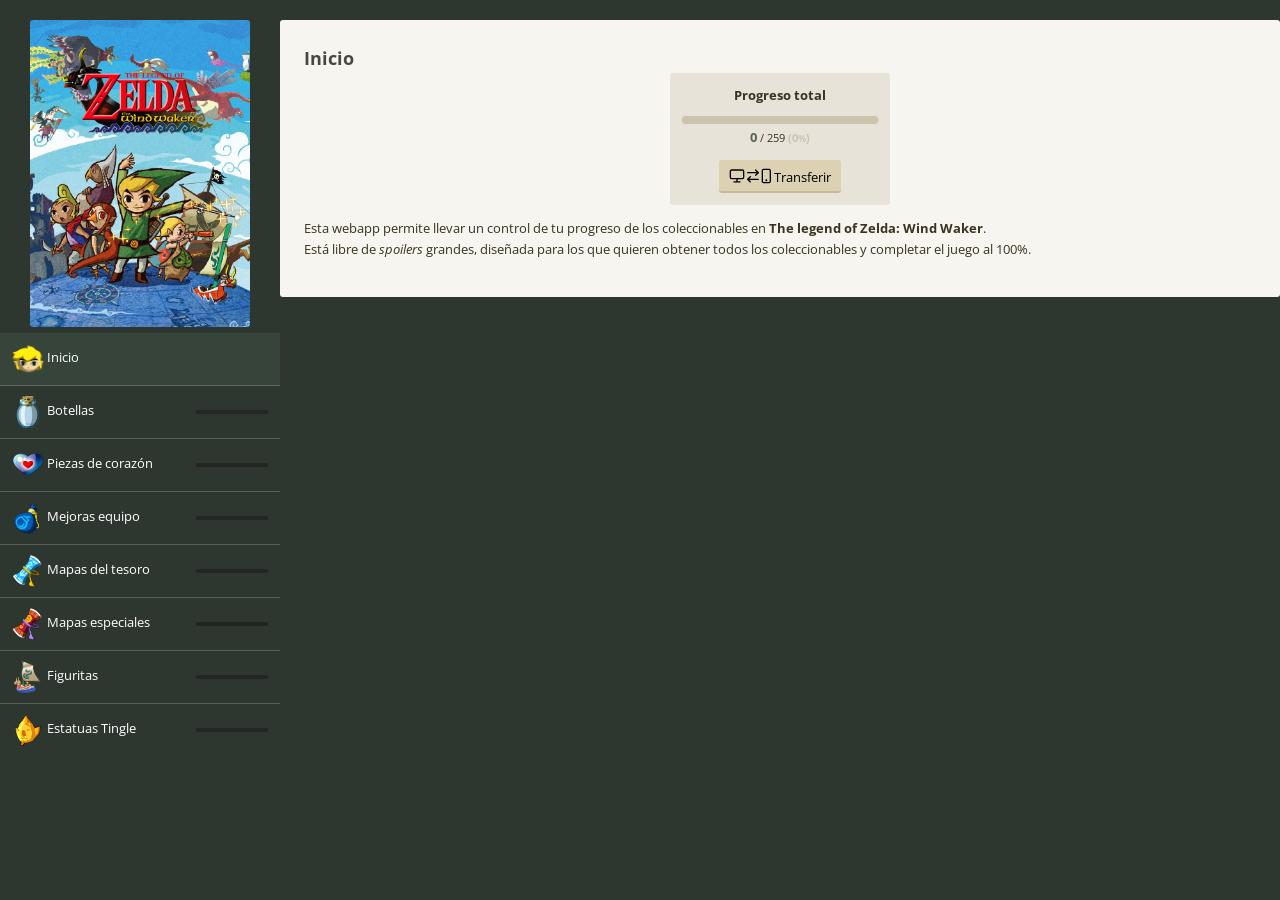
<file: zelda-wind-waker/index.html>
<!DOCTYPE html>
<html lang="es">
<head>
	<title>The legend of Zelda: Wind Waker - Checklist de progreso</title>
	<meta http-equiv="content-Type" content="text/html; charset=UTF-8"/>
	<meta charset="UTF-8"/>
	<meta name="description" content="Controla tu progreso de los coleccionables de The legend of Zelda: Wind Waker en esta webapp." />
	<meta name="keywords" content="zelda, wind, waker, corazones, botellas, figuritas, mapas, coleccionables, guia, checklist, nintendo, game, cube, wii u" />
	<meta name="viewport" content="width=device-width, initial-scale=1.0, maximum-scale=1.0, user-scalable=0"/>
	<link rel="manifest" href="manifest.json"/>
	<link rel="shortcut icon" href="./resources/favicon16.png" type="image/png" sizes="16x16"/>
	<!-- iOS icons -->
	<link rel="apple-touch-icon" sizes="57x57" href="./resources/app_icon_114.png" />
	<link rel="apple-touch-icon" sizes="114x114" href="./resources/app_icon_114.png" />
	<link rel="apple-touch-icon" sizes="72x72" href="./resources/app_icon_144.png" />
	<link rel="apple-touch-icon" sizes="144x144" href="./resources/app_icon_144.png" />
	<link rel="apple-touch-icon" href="./resources/app_icon_192.png" />

	<!-- cache -->
	<meta http-equiv="Cache-Control" content="no-cache, no-store, must-revalidate" />
	<meta http-equiv="Pragma" content="no-cache" />
	<meta http-equiv="Expires" content="0" />

	<link type="text/css" rel="stylesheet" href="../assets/style.css" media="all"/>
	<style type="text/css">
.coord{
	font-family:Consolas, Menlo, Monaco, Lucida Console, Liberation Mono, DejaVu Sans Mono, Bitstream Vera Sans Mono, monospace;
	display:inline-block;
	font-weight:bold;
	width:44px;
	color:#685b3c;
	background-color:#cec6b2;
	text-align:center;
	border-radius:3px;
	font-size:90%;
}
.coord:hover{
	cursor:pointer;
	opacity:.7;
}

span.gc, span.hd, span.missable{
	font-weight:bold;
	text-transform:uppercase;
	font-size:80%;
	padding: 1px 4px;
	border-radius:3px;
	display:inline-block;
	vertical-align:middle;
}

.missable{
	background-color:#ff1843;
	color:white;
}

span.gc{
	background-color:#6540e8;
	color:white;
}
span.hd{
	background-color:#299bff;
	color:white;
}
sup.gc, sup.hd{
	font-weight:bold;
}
sup.gc{
	color:#6540e8;
}
sup.hd{
	color:#299bff;
}

.checked-within .missable{
	background-color:#b6b6ac;
}


	</style>

	<script type="text/javascript">
		/* cache service worker */
		if (navigator.serviceWorker && window.location.hostname === 'www.marcrobledo.com'){
			if (location.protocol === 'http:')
				location.href = window.location.href.replace('http:', 'https:');
			else if (location.protocol === 'https:')
				navigator.serviceWorker.register('/completion-tracker-js/zelda-wind-waker/_cache_service_worker.js', { scope: '/completion-tracker-js/' }); /* using absolute paths to avoid unexpected behaviour in GitHub Pages */
		}
	</script>
	<script type="text/javascript">
		const MAP_GREAT_SEA={
			id:'great-sea',
			imageBackground:'resources/great_sea_chart.jpg',
			imageMarker:'resources/great_sea_chart_marker.png',
			positions:[
				{id:'A-1', x:11 + 70 * 0, y:11 + 60 * 0},
				{id:'A-2', x:11 + 70 * 1, y:11 + 60 * 0},
				{id:'A-3', x:11 + 70 * 2, y:11 + 60 * 0},
				{id:'A-4', x:11 + 70 * 3, y:11 + 60 * 0},
				{id:'A-5', x:11 + 70 * 4, y:11 + 60 * 0},
				{id:'A-6', x:11 + 70 * 5, y:11 + 60 * 0},
				{id:'A-7', x:11 + 70 * 6, y:11 + 60 * 0},
				{id:'B-1', x:11 + 70 * 0, y:11 + 66 * 1},
				{id:'B-2', x:11 + 70 * 1, y:11 + 66 * 1},
				{id:'B-3', x:11 + 70 * 2, y:11 + 66 * 1},
				{id:'B-4', x:11 + 70 * 3, y:11 + 66 * 1},
				{id:'B-5', x:11 + 70 * 4, y:11 + 66 * 1},
				{id:'B-6', x:11 + 70 * 5, y:11 + 66 * 1},
				{id:'B-7', x:11 + 70 * 6, y:11 + 66 * 1},
				{id:'C-1', x:11 + 70 * 0, y:11 + 66 * 2},
				{id:'C-2', x:11 + 70 * 1, y:11 + 66 * 2},
				{id:'C-3', x:11 + 70 * 2, y:11 + 66 * 2},
				{id:'C-4', x:11 + 70 * 3, y:11 + 66 * 2},
				{id:'C-5', x:11 + 70 * 4, y:11 + 66 * 2},
				{id:'C-6', x:11 + 70 * 5, y:11 + 66 * 2},
				{id:'C-7', x:11 + 70 * 6, y:11 + 66 * 2},
				{id:'D-1', x:11 + 70 * 0, y:11 + 66 * 3},
				{id:'D-2', x:11 + 70 * 1, y:11 + 66 * 3},
				{id:'D-3', x:11 + 70 * 2, y:11 + 66 * 3},
				{id:'D-4', x:11 + 70 * 3, y:11 + 66 * 3},
				{id:'D-5', x:11 + 70 * 4, y:11 + 66 * 3},
				{id:'D-6', x:11 + 70 * 5, y:11 + 66 * 3},
				{id:'D-7', x:11 + 70 * 6, y:11 + 66 * 3},
				{id:'E-1', x:11 + 70 * 0, y:12 + 66 * 4},
				{id:'E-2', x:11 + 70 * 1, y:12 + 66 * 4},
				{id:'E-3', x:11 + 70 * 2, y:12 + 66 * 4},
				{id:'E-4', x:11 + 70 * 3, y:12 + 66 * 4},
				{id:'E-5', x:11 + 70 * 4, y:12 + 66 * 4},
				{id:'E-6', x:11 + 70 * 5, y:12 + 66 * 4},
				{id:'E-7', x:11 + 70 * 6, y:12 + 66 * 4},
				{id:'F-1', x:11 + 70 * 0, y:11 + 66 * 5},
				{id:'F-2', x:11 + 70 * 1, y:11 + 66 * 5},
				{id:'F-3', x:11 + 70 * 2, y:11 + 66 * 5},
				{id:'F-4', x:11 + 70 * 3, y:11 + 66 * 5},
				{id:'F-5', x:11 + 70 * 4, y:11 + 66 * 5},
				{id:'F-6', x:11 + 70 * 5, y:11 + 66 * 5},
				{id:'F-7', x:11 + 70 * 6, y:11 + 66 * 5},
				{id:'G-1', x:11 + 70 * 0, y:12 + 66 * 6},
				{id:'G-2', x:11 + 70 * 1, y:12 + 66 * 6},
				{id:'G-3', x:11 + 70 * 2, y:12 + 66 * 6},
				{id:'G-4', x:11 + 70 * 3, y:12 + 66 * 6},
				{id:'G-5', x:11 + 70 * 4, y:12 + 66 * 6},
				{id:'G-6', x:11 + 70 * 5, y:12 + 66 * 6},
				{id:'G-7', x:11 + 70 * 6, y:12 + 66 * 6}
			]
		};

		window.addEventListener('load', function(evt){
			CompletionTrackerUI.initialize('zelda-wind-waker', [
				{category: 'figurines', group:'safe', label:'Agrupar perdibles', description:'Estas figuritas solo se pueden conseguir en momentos concretos.', groupNames:[
					'Perdibles'
				]}
			]);

			document.querySelectorAll('span.coord').forEach(function(el){
				el.addEventListener('click', function(evt){
					CompletionTrackerUI.showMap(MAP_GREAT_SEA, this.innerText);
				});
			});
		});
	</script>
	<script type="text/javascript" src="../assets/app.js"></script>
	<script type="text/javascript" src="../completion-tracker.js"></script>
</head>

<body>
	<header>
		<h1>The legend of Zelda: Wind Waker - Guía checklist interactiva de progreso</h1>
		<div id="topbar">
			<button id="btn-menu-toggle">
				<svg id="topbar-icon" xmlns="http://www.w3.org/2000/svg" fill="currentColor" viewBox="0 0 24 24"><path d="M2 6a1 1 0 0 1 1-1h18a1 1 0 1 1 0 2H3a1 1 0 0 1-1-1m0 6a1 1 0 0 1 1-1h18a1 1 0 1 1 0 2H3a1 1 0 0 1-1-1m1 5a1 1 0 1 0 0 2h18a1 1 0 1 0 0-2z"/></svg>
				<span id="topbar-title"></span>
			</button>
			<button id="btn-filters-toggle">
				<svg xmlns="http://www.w3.org/2000/svg" fill="currentColor" viewBox="0 0 24 24"><path d="M4 2a1 1 0 0 1 1 1v7a1 1 0 1 1-2 0V3a1 1 0 0 1 1-1m1 13h2a1 1 0 1 0 0-2H1a1 1 0 1 0 0 2h2v6a1 1 0 1 0 2 0zm8-3a1 1 0 1 0-2 0v9a1 1 0 1 0 2 0zM12 2a1 1 0 0 1 1 1v4h2a1 1 0 1 1 0 2H9a1 1 0 1 1 0-2h2V3a1 1 0 0 1 1-1m9 13h2a1 1 0 1 0 0-2h-6a1 1 0 1 0 0 2h2v6a1 1 0 1 0 2 0zM20 2a1 1 0 0 0-1 1v7a1 1 0 1 0 2 0V3a1 1 0 0 0-1-1"/></svg>
			</button>
		</div>
	</header>
	<div id="wrapper">
		<nav>
			<div class="text-center"><img src="resources/cover.jpg" class="cover" loading="lazy" /></div>
			<ul>
				<li><a href="#home"><img src="resources/app_icon_144.png" class="icon" loading="lazy" /> Inicio</a></li>
				<li><a href="#bottles"><img src="resources/bottle.png" class="icon" loading="lazy" /> Botellas</a></li>
				<li><a href="#hearts"><img src="resources/piece_of_heart.png" class="icon"loading="lazy"  /> Piezas de corazón</a></li>
				<li><a href="#equipment"><img src="resources/bomb_upgrade.png" class="icon" loading="lazy" /> Mejoras equipo</a></li>
				<li><a href="#maps-treasure"><img src="resources/chart_treasure.png" class="icon" loading="lazy" /> Mapas del tesoro</a></li>
				<li><a href="#maps-special"><img src="resources/chart_special.png" class="icon" loading="lazy" /> Mapas especiales</a></li>
				<li><a href="#figurines"><img src="resources/figurines.png" class="icon" loading="lazy" /> Figuritas</a></li>
				<li><a href="#tingle"><img src="resources/tingle_gold.png" class="icon" loading="lazy" /> Estatuas Tingle</a></li>
			</ul>
		</nav>


		<div id="content">
			<div id="tab-home" class="tab">
				<h2 class="hide-for-mobile">Inicio</h2>
				<div id="container-cover"><img src="resources/cover.jpg" class="cover" loading="lazy" /></div>

				<div id="container-progress">
					<div class="container-progress-title">Progreso total</div>
					<div id="container-total-progress-bar"></div>
					<div>
						<span id="container-total-counter"></span><small> / <span id="container-total-total"></span> <span class="text-muted">(<span id="container-total-percentage"></span><small>%</small>)</span></small>
					</div>
					<div class="text-center">
						<button id="btn-transfer-progress"><svg xmlns="http://www.w3.org/2000/svg" fill="currentColor" style="height:16px" viewBox="0 0 64 24"><path fill-rule="evenodd" d="M1 4.9A3 3 0 0 1 4 2h16a3 3 0 0 1 3 2.9V14a3 3 0 0 1-3 2.9h-7v3h3.5a1 1 0 1 1 0 2h-9a1 1 0 1 1 0-2H11v-3H4A3 3 0 0 1 1 14V5ZM4 4c-.6 0-1 .5-1 .9V14c0 .4.4.9 1 .9h16c.6 0 1-.5 1-.9V5c0-.4-.4-.9-1-.9H4Z" clip-rule="evenodd"/><path d="M39.3 10.3a1 1 0 0 0 1.4 1.4l4-4a1 1 0 0 0 0-1.4l-4-4a1 1 0 1 0-1.4 1.4L41.6 6H28a1 1 0 1 0 0 2h13.6l-2.3 2.3ZM44 16H30.4l2.3-2.3a1 1 0 1 0-1.4-1.4l-4 4a1 1 0 0 0 0 1.4l4 4a1 1 0 0 0 1.4-1.4L30.4 18H44a1 1 0 1 0 0-2ZM56 20a1.5 1.5 0 1 0 0-3 1.5 1.5 0 0 0 0 3Z"/><path fill-rule="evenodd" d="M49 20c0 1.5 1 3 2.7 3h8.6c1.6 0 2.7-1.5 2.7-3V4c0-1.5-1-3-2.7-3h-8.6C50.1 1 49 2.5 49 4v16Zm2.7 1c-.2 0-.7-.3-.7-1V4c0-.7.5-1 .7-1h8.6c.2 0 .7.3.7 1v16c0 .7-.5 1-.7 1h-8.6Z" clip-rule="evenodd"/></svg> <span>Transferir</span></button>
					</div>
				</div>
				<p>
					Esta webapp permite llevar un control de tu progreso de los coleccionables en <strong>The legend of Zelda: Wind Waker</strong>.<br/>
					Está libre de <em>spoilers</em> grandes, diseñada para los que quieren obtener todos los coleccionables y completar el juego al 100%.
				</p>
			</div>



			<div id="tab-bottles" class="tab">
				<h2 class="hide-for-mobile">Botellas</h2>
				<!-- <p>...</p> -->
				<ul>
					<li>
						<label><input type="checkbox" data-tracker="zelda-wind-waker" disabled checked /> Botella #1</label>
						<div class="item-description">
							Obligada
						</div>
					</li>
					<li>
						<label><input type="checkbox" data-tracker="zelda-wind-waker" data-index="0" data-category="bottles" /> Botella #2</label>
						<div class="item-description">
							<span class="coord">E-6</span> <span class="location">Isla Bomba</span>: (despues de completar la Cueva del Dragón) derrotar enemigos dentro del submarino
						</div>
					</li>
					<li>
						<label><input type="checkbox" data-tracker="zelda-wind-waker" data-index="1" data-category="bottles" /> Botella #3</label>
						<div class="item-description">
							<span class="coord">B-4</span> <span class="location">Isla Taura</span>: (haber rescatado a Abril) durante la noche, hablar con la chica rubia cerca de la tienda de Zunari (el esquimal), luego esconderse hasta que la chica se acerque a la caja fuerte de Zunari, volver a hablar con ella y contestar siempre la primera respuesta
						</div>
					</li>
					<li>
						<label><input type="checkbox" data-tracker="zelda-wind-waker" data-index="2" data-category="bottles" /> Botella #4</label>
						<div class="item-description">
							<span class="coord">C-2</span> <span class="location">Isla de los Pilares</span>: comprar en la tienda de Terry por 500 rupias
						</div>
					</li>
				</ul>
			</div>

			<div id="tab-hearts" class="tab">
				<h2 class="hide-for-mobile">Piezas de corazón</h2>
				<!-- <p>...</p> -->

				<h3>Islas importantes</h3>
				<ul>
					<li>
						<label><input type="checkbox" data-tracker="zelda-wind-waker" data-index="7" data-category="hearts" /> Pieza de Corazón #5</label>
						<div class="item-description">
							<span class="coord">B-4</span> <span class="location">Isla Taura</span>: (requisito: bombas) completar el minijuego de Salvatore (se encuentra en la puerta en frente de la escuela)
						</div>
					</li>
					<li>
						<label><input type="checkbox" data-tracker="zelda-wind-waker" data-index="8" data-category="hearts" /> Pieza de Corazón #6</label>
						<div class="item-description">
							<span class="coord">B-4</span> <span class="location">Isla Taura</span>: completar el minijuego del escondite de los niños
							<div class="spoiler">
								<ul>
									<li>hablar con la Señorita María (profesora de la escuela) durante el día</li>
									<li>hablar con los niños delante de la escuela</li>
									<li>Escondite 1: detrás de la lápida donde baila Rafael (va vestido de Elvis)</li>
									<li>Escondite 2: detrás de la Tienda de Bombas</li>
									<li>Escondite 3: detrás de un arbusto pasando por el arco detrás de la escuela</li>
									<li>Escondite 4: en la copa del árbol en frente de la Tienda de Bombas (rodar contra él para hacerlo caer)</li>
								</ul>
							</div>
						</div>
					</li>
					<li>
						<label><input type="checkbox" data-tracker="zelda-wind-waker" data-index="9" data-category="hearts" /> Pieza de Corazón #7</label>
						<div class="item-description">
							<span class="coord">B-4</span> <span class="location">Isla Taura</span>: ganar la subasta en la Casa de Subastas por la noche (el objeto que aparece esa noche es aleatorio)
						</div>
					</li>
					<li>
						<label><input type="checkbox" data-tracker="zelda-wind-waker" data-index="10" data-category="hearts" /> Pieza de Corazón #8</label>
						<div class="item-description">
							<span class="coord">B-4</span> <span class="location">Isla Taura</span>: (requisito: Cámara Cromográfica) reunir a Linda y Antón
							<div class="spoiler">
								<ul>
									<li>hablar con Linda (chica vestida de naranja delante de la escuela)</li>
									<li>hacer foto de cuerpo completo a Linda con la Cámara Cromográfica</li>
									<li>esperar a que llegue Antón (chico que la espía) y se ponga a mirarla</li>
									<li>hablar con Antón y enseñarle la foto de Linda</li>
									<li>hablar con Linda</li>
									<li>al día siguiente, hablar con la pareja reunida en la cafetería</li>
								</ul>
							</div>
						</div>
					</li>
					<li>
						<label><input type="checkbox" data-tracker="zelda-wind-waker" data-index="11" data-category="hearts" /> Pieza de Corazón #9</label>
						<div class="item-description">
							<span class="coord">B-4</span> <span class="location">Isla Taura</span>: completar la secuencia de intercambio de objetos con los Goron mercaderes de Zunari (esquimal de la tienda):
							<div class="spoiler">
								<ul>
									<li><span class="coord">B-4</span> <span class="location">Isla Taura</span>: Flor de Pueblo</li>
									<li><span class="coord">D-2</span> <span class="location">Islas Pez Volador</span>: Flor de Pueblo &rarr; Flores de Mar</li>
									<li><span class="coord">D-2</span> <span class="location">Islas Pez Volador</span>: Flores de Mar &rarr; Flor del Sur</li>
									<li><span class="coord">E-6</span> <span class="location">Isla Bomba</span>: Flor del Sur &rarr; Banderín de la Luna</li>
									<li><span class="coord">E-6</span> <span class="location">Isla Bomba</span>: Banderín de la Luna &rarr; Fuente de la Doncella</li>
									<li><span class="coord">B-2</span> <span class="location">Islas Madre e Hija</span>: Fuente de la Doncella &rarr; Banderín de Saldo</li>
									<li><span class="coord">D-2</span> <span class="location">Islas Pez Volador</span>: Banderín de Saldo &rarr; Banderín de Héroe</li>
									<li><span class="coord">D-2</span> <span class="location">Islas Pez Volador</span>: Banderín de Héroe &rarr; Efigie de Cartero</li>
									<li><span class="coord">B-2</span> <span class="location">Islas Madre e Hija</span>: Efigie de Cartero &rarr; Gran Mercader</li>
									<li><span class="coord">D-2</span> <span class="location">Islas Pez Volador</span>: Gran Mercader &rarr; Pieza de Corazón</li>
								</ul>
							</div>
						</div>
					</li>
					<li>
						<label><input type="checkbox" data-tracker="zelda-wind-waker" data-index="12" data-category="hearts" /> Pieza de Corazón #10</label>
						<div class="item-description">
							<span class="coord">B-4</span> <span class="location">Isla Taura</span>: (requisito: haber rescatado a Abril) entregar Carta de Mo a Dolores (la niña rica de la mansión)
							<div class="spoiler">
								<ul>
									<li>hablar con Dolores para conseguir la Carta de Dolores</li>
									<li>meter Carta de Dolores en un buzón</li>
									<li>volver a la mansión y mirar la conversación entre el Orni y el Padre de Dolores</li>
									<li>hablar con el Orni en la cafetería para conseguir la Carta del Moblin</li>
									<li>entregar Carta del Moblin a Dolores en la mansión</li>
								</ul>
							</div>
						</div>
					</li>
					<li>
						<label><input type="checkbox" data-tracker="zelda-wind-waker" data-index="13" data-category="hearts" /> Pieza de Corazón #11</label>
						<div class="item-description">
							<span class="coord">B-4</span> <span class="location">Isla Taura</span>: (requisito: Flechas de Fuego) encender el faro con una Flecha de Fuego durante la noche
							<div class="spoiler">
								<ul>
									<li>subir por la escalera de mano que da al molino</li>
									<li>pulsar interruptor que activa el molino</li>
									<li>subir al molino (entrando por la puerta que hay en la base de este)</li>
									<li>subir a las aspas que giran</li>
									<li>disparar Flecha de Fuego al mecanismo</li>
									<li>hablar dos veces con Chapó (el que hombre vestido de amarillo cerca de la entrada superior del molino)</li>
								</ul>
							</div>
						</div>
					</li>
					<li>
						<label><input type="checkbox" data-tracker="zelda-wind-waker" data-index="14" data-category="hearts" /> Pieza de Corazón #12</label>
						<div class="item-description">
							<span class="coord">B-4</span> <span class="location">Isla Taura</span>: (requisito: haber encendido el faro) recoger cofre en el puerto (se llega cambiando el viento y usando la Hoja Deku)
						</div>
					</li>
					<li>
						<label><input type="checkbox" data-tracker="zelda-wind-waker" data-index="15" data-category="hearts" /> Pieza de Corazón #13</label>
						<div class="item-description">
							<span class="coord">B-4</span> <span class="location">Isla Taura</span>: colocar objetos decorativos (se compran en la tienda) en los 14 pedestales marrones repartidos por el exterior y hablar con el hombre que hay sentado en el banco a la izquierda de la tienda
						</div>
					</li>
					<li>
						<label><input type="checkbox" data-tracker="zelda-wind-waker" data-index="17" data-category="hearts" /> Pieza de Corazón #15</label>
						<div class="item-description">
							<span class="coord">B-6</span> <span class="location">Isla del Dragón</span>: superar los tres récords del minijuego de lanzar cartas en la Central de Correos
							<div class="spoiler">
								<ul>
									<li>hablar con Novi (humano que hay en la entrada de la isla)</li>
									<li>completar el minijuego de lanzar cartas (arriba del todo en el interior de la Central de Correos)</li>
									<li>salir y volver a entrar a la Central de Correos </li>
									<li>con Novi trabajando en al Central de Correos, completar el minijuego de lanzar cartas de nuevo para conseguir una carta</li>
									<li>meter la carta en un buzón y esperar un día para recibir la Pieza de Corazón</li>
								</ul>
							</div>
						</div>
					</li>
					<li>
						<label><input type="checkbox" data-tracker="zelda-wind-waker" data-index="18" data-category="hearts" /> Pieza de Corazón #16</label>
						<div class="item-description">
							<span class="coord">B-6</span> <span class="location">Isla del Dragón</span>: entregar 20 Plumas Doradas a un Orni vigilante en la Central de Correos y abrir el buzón al día siguiente
						</div>
					</li>
					<li>
						<label><input type="checkbox" data-tracker="zelda-wind-waker" data-index="28" data-category="hearts" /> Pieza de Corazón #26</label>
						<div class="item-description">
							<span class="coord">F-6</span> <span class="location">Isla del Bosque</span>: (requisito: completar Bosques Prohibidos) abrir el buzón
						</div>
					</li>
					<li>
						<label><input type="checkbox" data-tracker="zelda-wind-waker" data-index="29" data-category="hearts" /> Pieza de Corazón #27</label>
						<div class="item-description">
							<span class="coord">F-6</span> <span class="location">Isla del Bosque</span>: (requisito: Botella vacía) regar y revivir brotes de Árbol Deku repartidos por el mar con Agua del Bosque
							<div class="spoiler">
								Llenar una Botella con Agua del Bosque (se encuentra donde está el Árbol Deku) y visitar las siguientes islas donde se encuentran los brotes.					
								<ul>
									<li><span class="coord">A-2</span> <span class="location">Isla Estrella</span></li>
									<li><span class="coord">B-2</span> <span class="location">Islas Madre e Hija (en la isla Hija)</span></li>
									<li><span class="coord">C-5</span> <span class="location">Isla del Hada del Este</span></li>
									<li><span class="coord">D-2</span> <span class="location">Islas Pez Volador</span></li>
									<li><span class="coord">E-1</span> <span class="location">Isla de la Aguja</span></li>
									<li><span class="coord">E-5</span> <span class="location">Isla de Quién</span></li>
									<li><span class="coord">F-3</span> <span class="location">Isla Tiburón</span></li>
									<li><span class="coord">F-7</span> <span class="location">Islas Conectadas</span></li>
								</ul>
								Se debe hacer en menos de 20<sup class="gc">GC</sup> o 30<sup class="hd">HD</sup> minutos.
							</div>
						</div>
					</li>
					<li>
						<label><input type="checkbox" data-tracker="zelda-wind-waker" data-index="30" data-category="hearts" /> Pieza de Corazón #28</label>
						<div class="item-description">
							<span class="gc">Exclusivo GC</span>
							<span class="coord">G-2</span> <span class="location">Isla Initia</span>: (requisito: Escudo Espejo) completar 50 plantas en la Cripta de los Monstruos (se encuentra bajo la cabeza gigante de piedra, llegando con la Hoja Deku desde la cima de la montaña)<br/>
						</div>
					</li>
					<li>
						<label><input type="checkbox" data-tracker="zelda-wind-waker" data-index="31" data-category="hearts" /> Pieza de Corazón #29</label>
						<div class="item-description">
							<span class="coord">G-2</span> <span class="location">Isla Initia</span>: (requisito: Brazaletes de Fuerza y Cebo Multiuso) hacer que un cerdo gigante desentierre una Pieza de Corazón
							<div class="spoiler">
								<ul>
									<li>levantar el cerdo gigante y llevarlo abajo, cruzando el puente</li>
									<li>lanzarlo para que caiga en la tierra más oscura</li>
									<li>darle un Cebo Multiuso para que desentierre la Pieza de Corazón</li>
								</ul>
							</div>
						</div>
					</li>
					<li>
						<label><input type="checkbox" data-tracker="zelda-wind-waker" data-index="32" data-category="hearts" /> Pieza de Corazón #30</label>
						<div class="item-description">
							<span class="coord">G-2</span> <span class="location">Isla Initia</span>: (requisito: espada) completar desafío de golpear 100/300/500 veces del Viejo Orca
						</div>
					</li>
				</ul>

				<h3>Islas pequeñas</h3>
				<ul>
					<li>
						<label><input type="checkbox" data-tracker="zelda-wind-waker" data-index="3" data-category="hearts" /> Pieza de Corazón #1</label>
						<div class="item-description">
							<span class="coord">A-1</span> <span class="location">Isla del Diablo</span>: abrir la celda de la sala al sureste de PB
						</div>
					</li>
					<li>
						<label><input type="checkbox" data-tracker="zelda-wind-waker" data-index="6" data-category="hearts" /> Pieza de Corazón #4</label>
						<div class="item-description">
							<span class="coord">B-3</span> <span class="location">Isla Calabaza</span>: (requisito: bombas) completar el minijuego del cañón de Salvatore
						</div>
					</li>
					<li>
						<label><input type="checkbox" data-tracker="zelda-wind-waker" data-index="16" data-category="hearts" /> Pieza de Corazón #14</label>
						<div class="item-description">
							<span class="coord">B-5</span> <span class="location">Isla de la Huella</span>: meterse agachado en la semiesfera blanca y azul y buscar el cofre en la cueva
						</div>
					</li>
					<li>
						<label><input type="checkbox" data-tracker="zelda-wind-waker" data-index="19" data-category="hearts" /> Pieza de Corazón #17</label>
						<div class="item-description">
							<span class="coord">B-7</span> <span class="location">Andamio de vuelo</span>: (requisito: Barra de Magia doble) superar el récord del minijuego de Orville y Wilbur (se necesitará que el viento apunte al noroeste)
						</div>
					</li>
					<li>
						<label><input type="checkbox" data-tracker="zelda-wind-waker" data-index="20" data-category="hearts" /> Pieza de Corazón #18</label>
						<div class="item-description">
							<span class="coord">C-2</span> <span class="location">Isla de los Pilares</span>: (requisito: obtener una mejora de bolsa de Rupias) recibir carta en el buzón acerca de nueva mercancía y comprar en la Tienda de Terry por 950 rupias
						</div>
					</li>
					<li>
						<label><input type="checkbox" data-tracker="zelda-wind-waker" data-index="23" data-category="hearts" /> Pieza de Corazón #21</label>
						<div class="item-description">
							<span class="coord">D-2</span> <span class="location">Islas Pez Volador</span>: subir la roca que tiene una escalera en espiral, cambiar la dirección del viento al noroeste y usar la Hoja Deku para planear hacia una pequeña plataforma en esa dirección
						</div>
					</li>
					<li>
						<label><input type="checkbox" data-tracker="zelda-wind-waker" data-index="25" data-category="hearts" /> Pieza de Corazón #23</label>
						<div class="item-description">
							<span class="coord">E-1</span> <span class="location">Isla de la Aguja</span>: (requisito: Fruto de Ajinjín) derrotar los Cóndor de las islas con flechas y usar un Fruto de Ajinjín para llevar una gaviota hacia el interruptor encima de la piedra en forma de aguja
						</div>
					</li>
					<li>
						<label><input type="checkbox" data-tracker="zelda-wind-waker" data-index="27" data-category="hearts" /> Pieza de Corazón #25</label>
						<div class="item-description">
							<span class="coord">E-6</span> <span class="location">Isla Bomba</span>: (requisito: bombas) avanzar por el agujero que aparece al destruir la roca de la cima con una bomba, colocando los gusanos en interruptores
						</div>
					</li>
					<li>
						<label><input type="checkbox" data-tracker="zelda-wind-waker" data-index="33" data-category="hearts" /> Pieza de Corazón #31</label>
						<div class="item-description">
							<span class="coord">G-3</span> <span class="location">Isla de la Tierra</span>: (requisito: Fruto de Ajinjín) usar un Fruto de Ajinjín para controlar una gaviota y llegar con ella a la Pieza de Corazón en la cima de la isla
						</div>
					</li>
					<li>
						<label><input type="checkbox" data-tracker="zelda-wind-waker" data-index="34" data-category="hearts" /> Pieza de Corazón #32</label>
						<div class="item-description">
							<span class="coord">G-5</span> <span class="location">Islas Cuadri</span>: trepar hasta la cima de la isla tirando de los bloques
						</div>
					</li>
				</ul>
			
				<h3>Derrotando enemigos</h3>
				<ul>
					<li>
						<label><input type="checkbox" data-tracker="zelda-wind-waker" data-index="4" data-category="hearts" /> Pieza de Corazón #2</label>
						<div class="item-description">
							<span class="coord">A-2</span> <span class="location">Isla Estrella</span>: (requisito: bombas) derrotar los enemigos dentro de un agujero al destruir una roca con una bomba
						</div>
					</li>
					<li>
						<label><input type="checkbox" data-tracker="zelda-wind-waker" data-index="22" data-category="hearts" /> Pieza de Corazón #20</label>
						<div class="item-description">
							<span class="coord">C-3</span> <span class="location">Isla de Tingle</span>: (requisito: bumerán) derrotar el Oftalos (calamar gigante) que aparece al acercarse al grupo de gaviotas
						</div>
					</li>
					<li>
						<label><input type="checkbox" data-tracker="zelda-wind-waker" data-index="5" data-category="hearts" /> Pieza de Corazón #3</label>
						<div class="item-description">
							<span class="coord">A-6</span> <span class="location">Archipiélago Osa Mayor</span>: (requisito: bumerán) derrotar el Oftalos (calamar gigante) que aparece al acercarse al grupo de gaviotas
						</div>
					</li>
					<li>
						<label><input type="checkbox" data-tracker="zelda-wind-waker" data-index="21" data-category="hearts" /> Pieza de Corazón #19</label>
						<div class="item-description">
							<span class="coord">C-2</span> <span class="location">Isla de los Pilares</span>: (requisito: bombas) destruir la flota de barcos
						</div>
					</li>
					<li>
						<label><input type="checkbox" data-tracker="zelda-wind-waker" data-index="26" data-category="hearts" /> Pieza de Corazón #24</label>
						<div class="item-description">
							<span class="coord">E-3</span> <span class="location">Isla Cabeza de Piedra</span>: (requisito: bombas) destruir los cañones de las Atalayas
						</div>
					</li>
					<li>
						<label><input type="checkbox" data-tracker="zelda-wind-waker" data-index="24" data-category="hearts" /> Pieza de Corazón #22</label>
						<div class="item-description">
							<span class="coord">D-4</span> <span class="location">Islas del Seis</span>: derrotar los enemigos dentro del submarino
						</div>
					</li>
					<li>
						<label><input type="checkbox" data-tracker="zelda-wind-waker" data-index="35" data-category="hearts" /> Pieza de Corazón #33</label>
						<div class="item-description">
							<span class="coord">G-7</span> <span class="location">Archipiélago Casiopea</span>: derrotar los enemigos dentro del submarino
						</div>
					</li>
				</ul>
			
				<h3>Desenterrando tesoros</h3>
				<ul>
					<li>
						<label><input type="checkbox" data-tracker="zelda-wind-waker" data-index="54" data-category="hearts" /> Pieza de Corazón #28</label>
						<div class="item-description">
							<span class="hd">Exclusivo HD</span>
							<span class="coord">G-4</span> <span class="location">Islas del Dos</span>: Mapa del Tesoro #46
						</div>
					</li>
					<li>
						<label><input type="checkbox" data-tracker="zelda-wind-waker" data-index="36" data-category="hearts" /> Pieza de Corazón #34</label>
						<div class="item-description">
							<span class="coord">C-2</span> <span class="location">Isla de los Pilares</span>: Mapa del Tesoro #2
						</div>
					</li>
					<li>
						<label><input type="checkbox" data-tracker="zelda-wind-waker" data-index="37" data-category="hearts" /> Pieza de Corazón #35</label>
						<div class="item-description">
							<span class="coord">F-4</span> <span class="location">Isla del Hada del Sur</span>: Mapa del Tesoro #4
						</div>
					</li>
					<li>
						<label><input type="checkbox" data-tracker="zelda-wind-waker" data-index="38" data-category="hearts" /> Pieza de Corazón #36</label>
						<div class="item-description">
							<span class="coord">D-7</span> <span class="location">Isla del Hada Custodiada</span>: Mapa del Tesoro #5
						</div>
					</li>
					<li>
						<label><input type="checkbox" data-tracker="zelda-wind-waker" data-index="39" data-category="hearts" /> Pieza de Corazón #37</label>
						<div class="item-description">
							<span class="coord">A-5</span> <span class="location">Isla de la Luna</span>: Mapa del Tesoro #11
						</div>
					</li>
					<li>
						<label><input type="checkbox" data-tracker="zelda-wind-waker" data-index="40" data-category="hearts" /> Pieza de Corazón #38</label>
						<div class="item-description">
							<span class="coord">G-5</span> <span class="location">Islas Cuadri</span>: Mapa del Tesoro #15
						</div>
					</li>
					<li>
						<label><input type="checkbox" data-tracker="zelda-wind-waker" data-index="41" data-category="hearts" /> Pieza de Corazón #39</label>
						<div class="item-description">
							<span class="coord">E-6</span> <span class="location">Isla Bomba</span>: Mapa del Tesoro #20
						</div>
					</li>
					<li>
						<label><input type="checkbox" data-tracker="zelda-wind-waker" data-index="42" data-category="hearts" /> Pieza de Corazón #40</label>
						<div class="item-description">
							<span class="coord">F-1</span> <span class="location">Isla Rombo</span>: Mapa del Tesoro #23
						</div>
					</li>
					<li>
						<label><input type="checkbox" data-tracker="zelda-wind-waker" data-index="43" data-category="hearts" /> Pieza de Corazón #41</label>
						<div class="item-description">
							<span class="coord">B-5</span> <span class="location">Isla de la Huella</span>: Mapa del Tesoro #30
						</div>
					</li>
					<li>
						<label><input type="checkbox" data-tracker="zelda-wind-waker" data-index="44" data-category="hearts" /> Pieza de Corazón #42</label>
						<div class="item-description">
							<span class="coord">F-6</span> <span class="location">Isla del Bosque</span>: Mapa del Tesoro #31
						</div>
					</li>
					<li>
						<label><input type="checkbox" data-tracker="zelda-wind-waker" data-index="45" data-category="hearts" /> Pieza de Corazón #43</label>
						<div class="item-description">
							<span class="coord">G-7</span> <span class="location">Archipiélago Casiopea</span>: Mapa del Tesoro #33
						</div>
					</li>
					<li>
						<label><input type="checkbox" data-tracker="zelda-wind-waker" data-index="46" data-category="hearts" /> Pieza de Corazón #44</label>
						<div class="item-description">
							<span class="coord">D-1</span> <span class="location">Islas del Tres</span>: Mapa del Tesoro #38
						</div>
					</li>
				</ul>
			</div>

			<div id="tab-equipment" class="tab">
				<h2 class="hide-for-mobile">Mejoras equipo</h2>
				<!-- <p>...</p> -->
				<ul>
					<li>
						<label><input type="checkbox" data-tracker="zelda-wind-waker" data-index="47" data-category="equipment" /> Bolsa de Rupias más grande #1</label>
						<div class="item-description">
							<span class="coord">A-3</span> <span class="location">Isla del Hada del Norte</span>: (requisito: completar Bosques Prohibidos) encontrar Gran Hada dentro del agujero
						</div>
					</li>
					<li>
						<label><input type="checkbox" data-tracker="zelda-wind-waker" data-index="48" data-category="equipment" /> Bolsa de Rupias más grande #2</label>
						<div class="item-description">
							<span class="coord">G-2</span> <span class="location">Isla Initia</span>: (requisito: Bombas) encontrar Gran Hada cruzando el puente de la parte superior del pueblo con la Hoja Deku y destruyendo la roca con una Bomba
						</div>
					</li>
					<li>
						<label><input type="checkbox" data-tracker="zelda-wind-waker" data-index="49" data-category="equipment" /> Saco de Bombas más grande #1</label>
						<div class="item-description">
							<span class="coord">C-5</span> <span class="location">Isla del Hada del Este</span>: (requisito: Bombas) encontrar Gran Hada destruyendo la roca con una Bomba
						</div>
					</li>
					<li>
						<label><input type="checkbox" data-tracker="zelda-wind-waker" data-index="50" data-category="equipment" /> Saco de Bombas más grande #2</label>
						<div class="item-description">
							<span class="coord">F-4</span> <span class="location">Isla Triángulo del Sur</span>: (requisito: Bombas) encontrar Gran Hada destruyendo la barricada con una Bomba
						</div>
					</li>
					<li>
						<label><input type="checkbox" data-tracker="zelda-wind-waker" data-index="51" data-category="equipment" /> Barra de Magia doble</label>
						<div class="item-description">
							<span class="coord">G-4</span> <span class="location">Islas del Dos</span>: derrotar el Oftalos (calamar gigante) que aparece al acercarse al grupo de gaviotas
						</div>
					</li>
					<li>
						<label><input type="checkbox" data-tracker="zelda-wind-waker" data-index="52" data-category="equipment" /> Carcaj de Flechas más grande #1</label>
						<div class="item-description">
							<span class="coord">C-1</span> <span class="location">Isla del Hada del Oeste</span>: (requisito Martillo) encontrar Gran Hada activando el interruptor con el Martillo
						</div>
					</li>
					<li>
						<label><input type="checkbox" data-tracker="zelda-wind-waker" data-index="53" data-category="equipment" /> Carcaj de Flechas más grande #2</label>
						<div class="item-description">
							<span class="coord">D-7</span> <span class="location">Isla del Hada Custodiada</span>: (requisito Martillo) encontrar Gran Hada activando los interruptores con el Martillo
						</div>
					</li>
					<li>
						<label><input type="checkbox" data-tracker="zelda-wind-waker" data-index="55" data-category="equipment" /> Ataque Huracán</label>
						<div class="item-description">
							<span class="coord">G-2</span> <span class="location">Isla Initia</span>: entregar 10 Blasones de Guerrero al Viejo Orca
						</div>
					</li>
					<li>
						<label><input type="checkbox" data-tracker="zelda-wind-waker" data-index="56" data-category="equipment" /> Aura Mágica</label>
						<div class="item-description">
							<span class="coord">B-4</span> <span class="location">Isla Taura</span>: completar la secuencia de intercambio de objetos con los Goron mercaderes de Zunari (esquimal de la tienda):
							<ul>
								<li><span class="coord">B-4</span> <span class="location">Isla Taura</span>: Flor de Pueblo</li>
								<li><span class="coord">E-6</span> <span class="location">Isla Bomba</span>: Flor de Pueblo &rarr; Flores de Mar</li>
								<li><span class="coord">D-2</span> <span class="location">Islas Pez Volador</span>: Flores de Mar &rarr; Flor del Sur</li>
								<li><span class="coord">B-2</span> <span class="location">Islas Madre e Hija</span>: Flor del Sur &rarr; Molinete</li>
								<li>entregar Molinete a Zunari</li>
							</ul>
						</div>
					</li>
					<li>
						<label><input type="checkbox" data-tracker="zelda-wind-waker" data-index="60" data-category="equipment" /> Amuleto del Héroe</label>
						<div class="item-description">
							<span class="gc">GC</span> <span class="coord">B-4</span> <span class="location">Isla Taura</span>: entregar 40 Collares de la Felicidad a la profesora de la escuela<br/>
							<span class="hd">HD</span> <span class="coord">G-2</span> <span class="location">Isla Initia</span>: completar 50 plantas en la Cripta de los Monstruos (se encuentra bajo la cabeza gigante de piedra, llegando con la Hoja Deku desde la cima de la montaña)
						</div>
					</li>
					<li>
						<label><input type="checkbox" data-tracker="zelda-wind-waker" data-index="57" data-category="equipment" /> Cupón de Elogios</label>
						<div class="item-description">
							<span class="location">Tienda de Terry</span>: conseguir 30 puntos en la Tienda de Terry
						</div>
					</li>
					<li>
						<label><input type="checkbox" data-tracker="zelda-wind-waker" data-index="58" data-category="equipment" /> Cupón de Relleno</label>
						<div class="item-description">
							<span class="location">Tienda de Terry</span>: conseguir 60 puntos en la Tienda de Terry
						</div>
					</li>
					<li>
						<label><input type="checkbox" data-tracker="zelda-wind-waker" data-index="59" data-category="equipment" /> Pociones verdes en la Farmacia Chuchu</label>
						<div class="item-description">
							<span class="coord">B-4</span> <span class="location">Isla Taura</span>: entregar 15 jugos de chuchu verde en la Farmacia Chuchu
						</div>
					</li>
					<li>
						<label><input type="checkbox" data-tracker="zelda-wind-waker" data-index="257" data-category="equipment" /> Pociones azules en la Farmacia Chuchu</label>
						<div class="item-description">
							<span class="coord">B-4</span> <span class="location">Isla Taura</span>: entregar 15 jugos de chuchu azul en la Farmacia Chuchu
							<div class="spoiler">
								Solo se puede obtener un jugo por cada uno de los únicos 22 Chuchus azules del juego:
								<ul>
									<li><span class="coord">A-2</span> <span class="location">Isla Estrella</span>: (requisito: Bombas) debajo de una roca</li>
									<li><span class="coord">A-3</span> <span class="location">Isla del Hada del Norte</span>: cerca de una palmera</li>
									<li><span class="coord">A-5</span> <span class="location">Isla de la Luna</span>: cerca del cofre (&times;2)</li>
									<li><span class="coord">A-7</span> <span class="location">Isla de las Torres</span>: (requisito: Gancho) usar Gancho en palmeras para llegar al otro extremo de la isla</li>
									<li><span class="coord">B-2</span> <span class="location">Islas Madre e Hija</span>: en la isla Hija</li>
									<li><span class="coord">B-3</span> <span class="location">Isla Calabaza</span>: en la arena debajo del puente de madera</li>
									<li><span class="coord">B-5</span> <span class="location">Isla de la Huella</span>: cerca de la estatua de Chuchu en el noreste</li>
									<li><span class="coord">C-1</span> <span class="location">Isla del Hada del Oeste</span>: cerca de una palmera</li>
									<li><span class="coord">C-2</span> <span class="location">Isla de los Pilares</span>: (requisito: Bombas) en el último pilar</li>
									<li><span class="coord">C-3</span> <span class="location">Isla de Tingle</span>: cerca del letrero de madera</li>
									<li><span class="coord">C-5</span> <span class="location">Isla del Hada del Este</span>: cerca de una palmera</li>
									<li><span class="coord">D-7</span> <span class="location">Isla del Hada Custodiada</span>: cerca de una palmera</li>
									<li><span class="coord">E-1</span> <span class="location">Isla de la Aguja</span>: en la isla circular</li>
									<li><span class="coord">E-3</span> <span class="location">Isla Cabeza de Piedra</span>: detrás de la cabeza de piedra</li>
									<li><span class="coord">E-7</span> <span class="location">Isla de los Nidos</span>: (requisito: Gancho) usar Gancho en estaca de madera encima de la puerta de metal y subir</li>
									<li><span class="coord">F-1</span> <span class="location">Isla Rombo</span>: (requisito: Gancho) usar gancho desde Mascarón Rojo en una palmera para llegar a una mini isla, y volverlo a usar en las dos siguientes palmeras</li>
									<li><span class="coord">F-3</span> <span class="location">Isla Tiburón</span>: usar el torbellino para ascender con la Hoja Deku y llegar al punto más alto de la isla</li>
									<li><span class="coord">F-4</span> <span class="location">Isla del Hada del Sur</span>: cerca de una palmera</li>
									<li><span class="coord">F-7</span> <span class="location">Islas Conectadas</span>: (requisito: Flechas de Fuego) sortear el camino que hay al meterse en el agujero, el Chuchu azul está al salir al exterior</li>
									<li><span class="coord">G-1</span> <span class="location">Isla Herradura</span>: cerca del segundo hoyo (solo durante la noche)</li>
									<li><span class="coord">G-5</span> <span class="location">Islas Cuadri</span>: cerca del cofre</li>
									<li><span class="coord">G-6</span> <span class="location">Zona de Regatas</span>: subir al punto más alto de la isla de la meta y planear con la Hoja Deku a la islita de enfrente</li>
								</ul>
							</div>
						</div>
					</li>
					<li>
						<label><input type="checkbox" data-tracker="zelda-wind-waker" data-index="258" data-category="equipment" /> Sopa de la abuela</label>
						<div class="item-description">
							<span class="coord">G-2</span> <span class="location">Isla Initia</span>: curar a tu abuela con una hada embotellada
						</div>
					</li>
				</ul>
			</div>

			<div id="tab-maps-treasure" class="tab">
				<h2 class="hide-for-mobile">Mapas del tesoro</h2>
				<!-- <p>...</p> -->
				<ul>
					<li>
						<label><input type="checkbox" data-tracker="zelda-wind-waker" data-index="61" data-category="maps-treasure" /> Mapa del Tesoro #1</label>
						<div class="item-description">
							<span class="coord">E-6</span> <span class="location">Isla del Bosque</span>: (requisito: Bumerán) abrir cofre en Bosques Prohibidos P2<br/>
							Recompensa: 200 Rupias en <span class="coord">A-5</span> Isla de la Luna
						</div>
					</li>
					<li>
						<label><input type="checkbox" data-tracker="zelda-wind-waker" data-index="62" data-category="maps-treasure" /> Mapa del Tesoro #2</label>
						<div class="item-description">
							<span class="coord">B-4</span> <span class="location">Isla Taura</span>: (requisito: haber rescatado a Abril) entregar 20 Colgantes Macabros al Padre de Dolores en la mansión<br/>
							Recompensa: Pieza de Corazón en <span class="coord">C-2</span> Isla de los Pilares
						</div>
					</li>
					<li>
						<label><input type="checkbox" data-tracker="zelda-wind-waker" data-index="63" data-category="maps-treasure" /> Mapa del Tesoro #3</label>
						<div class="item-description">
							<span class="coord">E-6</span> <span class="location">Isla del Bosque</span>: planear con la Hoja Deku hacia la islita que hay enfrente de la entrada del Gran Árbol Deku<br/>
							Recompensa: 200 Rupias en <span class="coord">C-5</span> Isla del Hada del Este
						</div>
					</li>
					<li>
						<label><input type="checkbox" data-tracker="zelda-wind-waker" data-index="64" data-category="maps-treasure" /> Mapa del Tesoro #4</label>
						<div class="item-description">
							<span class="coord">C-2</span> <span class="location">Isla de los Pilares</span>: comprar en la Tienda de Terry por 900 Rupias<br/>
							Recompensa: Pieza de Corazón en <span class="coord">F-4</span> Isla del Hada del Sur
						</div>
					</li>
					<li>
						<label><input type="checkbox" data-tracker="zelda-wind-waker" data-index="65" data-category="maps-treasure" /> Mapa del Tesoro #5</label>
						<div class="item-description">
							<span class="coord">A-4</span> <span class="location">Isla del Viento</span>: derrotar todos los enemigos y destruir las estatuas de las paredes (con el Gancho y las Botas de Plomo) de la sala circular al oeste de S1 en el Templo del Viento<br/>
							Recompensa: Pieza de Corazón en <span class="coord">D-7</span> Isla del Hada Custodiada
						</div>
					</li>
					<li>
						<label><input type="checkbox" data-tracker="zelda-wind-waker" data-index="66" data-category="maps-treasure" /> Mapa del Tesoro #6</label>
						<div class="item-description">
							<span class="coord">D-5</span> <span class="location">Torre de los Dioses</span>: (requisito: Arco del Héroe) abrir cofre en PB<br/>
							Recompensa: 200 Rupias en <span class="coord">D-4</span> Islas del Seis
						</div>
					</li>
					<li>
						<label><input type="checkbox" data-tracker="zelda-wind-waker" data-index="67" data-category="maps-treasure" /> Mapa del Tesoro #7</label>
						<div class="item-description">
							<span class="coord">B-4</span> <span class="location">Isla Taura</span>: completar el minijuego de Salvatore (se encuentra en la puerta en frente de la escuela) por segunda vez<br/>
							Recompensa: 200 Rupias en <span class="coord">A-2</span> Isla Estrella
						</div>
					</li>
					<li>
						<label><input type="checkbox" data-tracker="zelda-wind-waker" data-index="68" data-category="maps-treasure" /> Mapa del Tesoro #8</label>
						<div class="item-description">
							<span class="coord">G-1</span> <span class="location">Isla Herradura</span>: derrotar los enemigos que hay en el agujero (accesible introduciendo las nueces gigantes en los agujeros, lanzándolas por encima de las raíces y dirigiéndolas a los agujeros con la Hoja Deku)<br/>
							Recompensa: 200 Rupias en <span class="coord">C-1</span> Isla del Hada del Oeste
						</div>
					</li>
					<li>
						<label><input type="checkbox" data-tracker="zelda-wind-waker" data-index="69" data-category="maps-treasure" /> Mapa del Tesoro #9</label>
						<div class="item-description">
							<span class="coord">A-5</span> <span class="location">Isla de la Luna</span>: derrotar enemigos del submarino<br/>
							Recompensa: 200 Rupias en <span class="coord">G-1</span> Isla Herradura
						</div>
					</li>
					<li>
						<label><input type="checkbox" data-tracker="zelda-wind-waker" data-index="70" data-category="maps-treasure" /> Mapa del Tesoro #10</label>
						<div class="item-description">
							<span class="coord">A-5</span> <span class="location">Isla de la Luna</span>: abrir cofre encima de la isla en forma de luna<br/>
							Recompensa: 200 Rupias en <span class="coord">C-3</span> Isla de Tingle
						</div>
					</li>
					<li>
						<label><input type="checkbox" data-tracker="zelda-wind-waker" data-index="71" data-category="maps-treasure" /> Mapa del Tesoro #11</label>
						<div class="item-description">
							<span class="coord">B-6</span> <span class="location">Isla del Dragón</span>: (requisito: Garra) abrir cofre en Cueva del Dragón PB<br/>
							Recompensa: Pieza de Corazón en <span class="coord">A-5</span> Isla de la Luna
						</div>
					</li>
					<li>
						<label><input type="checkbox" data-tracker="zelda-wind-waker" data-index="72" data-category="maps-treasure" /> Mapa del Tesoro #12</label>
						<div class="item-description">
							<span class="coord">G-3</span> <span class="location">Isla de la Tierra</span>: derrotar los enemigos que hay en la sala al suroeste de S2 del Templo de la Tierra (se accede haciendo desaparecer una pared con el Escudo Espejo)<br/>
							Recompensa: 200 Rupias en <span class="coord">F-2</span> Islas del Cinco
						</div>
					</li>
					<li>
						<label><input type="checkbox" data-tracker="zelda-wind-waker" data-index="73" data-category="maps-treasure" /> Mapa del Tesoro #13</label>
						<div class="item-description">
							<span class="coord">G-4</span> <span class="location">Islas del Dos</span>: (requisito: haber rescatado a Abril) destruir las embarcaciones y cañones<br/>
							Recompensa: Mapa Secreto en <span class="coord">A-7</span> Isla de las Torres
						</div>
					</li>
					<li>
						<label><input type="checkbox" data-tracker="zelda-wind-waker" data-index="74" data-category="maps-treasure" /> Mapa del Tesoro #14</label>
						<div class="item-description">
							<span class="coord">G-3</span> <span class="location">Isla de la Tierra</span>: derrotar enemigos del submarino<br/>
							Recompensa: 200 Rupias en <span class="coord">D-5</span> Torre de los Dioses
						</div>
					</li>
					<li>
						<label><input type="checkbox" data-tracker="zelda-wind-waker" data-index="75" data-category="maps-treasure" /> Mapa del Tesoro #15</label>
						<div class="item-description">
							<span class="coord">E-6</span> <span class="location">Isla del Bosque</span>: abrir cofre en Bosques Prohibidos S1<br/>
							Recompensa: Pieza de Corazón en <span class="coord">G-5</span> Islas Cuadri
						</div>
					</li>
					<li>
						<label><input type="checkbox" data-tracker="zelda-wind-waker" data-index="76" data-category="maps-treasure" /> Mapa del Tesoro #16</label>
						<div class="item-description">
							<span class="coord">A-6</span> <span class="location">Archipiélago Osa Mayor</span>: derrotar los tres Invocantis que hay en las Atalayas<br/>
							Recompensa: 200 Rupias en <span class="coord">F-3</span> Isla Tiburón
						</div>
					</li>
					<li>
						<label><input type="checkbox" data-tracker="zelda-wind-waker" data-index="77" data-category="maps-treasure" /> Mapa del Tesoro #17</label>
						<div class="item-description">
							<span class="coord">B-3</span> <span class="location">Isla Calabaza</span>: completar el minijuego del cañón de Salvatore por segunda vez<br/>
							Recompensa: 200 Rupias en <span class="coord">F-5</span> Isla del Hielo
						</div>
					</li>
					<li>
						<label><input type="checkbox" data-tracker="zelda-wind-waker" data-index="78" data-category="maps-treasure" /> Mapa del Tesoro #18</label>
						<div class="item-description">
							<span class="coord">B-4</span> <span class="location">Isla Taura</span>: ganar la subasta en la Casa de Subastas por la noche (el objeto que aparece esa noche es aleatorio)<br/>
							Recompensa: 1 Rupia en <span class="coord">B-4</span> Isla Taura
						</div>
					</li>
					<li>
						<label><input type="checkbox" data-tracker="zelda-wind-waker" data-index="79" data-category="maps-treasure" /> Mapa del Tesoro #19</label>
						<div class="item-description">
							<span class="coord">B-1</span> <span class="location">Islas del Cuatro</span>: (requisito: haber rescatado a Abril) destruir las embarcaciones y cañones<br/>
							Recompensa: Mapa Isleño de Corazones en <span class="coord">B-7</span> Andamio de Vuelo
						</div>
					</li>
					<li>
						<label><input type="checkbox" data-tracker="zelda-wind-waker" data-index="80" data-category="maps-treasure" /> Mapa del Tesoro #20</label>
						<div class="item-description">
							<span class="coord">G-3</span> <span class="location">Isla de la Tierra</span>: derrotar todos los Floormaster (manos) de una sala (en la que había una llave pequeña) de S1 del Templo de la Tierra<br/>
							Recompensa: Pieza de Corazón en <span class="coord">E-6</span> Isla Bomba
						</div>
					</li>
					<li>
						<label><input type="checkbox" data-tracker="zelda-wind-waker" data-index="81" data-category="maps-treasure" /> Mapa del Tesoro #21</label>
						<div class="item-description">
							<span class="coord">D-3</span> <span class="location">Islas del Uno</span>: (requisito: haber rescatado a Abril) destruir las embarcaciones y cañones<br/>
							Recompensa: Mapa de Círculos de Luz en <span class="coord">D-3</span> Islas del Uno
						</div>
					</li>
					<li>
						<label><input type="checkbox" data-tracker="zelda-wind-waker" data-index="82" data-category="maps-treasure" /> Mapa del Tesoro #22</label>
						<div class="item-description">
							<span class="coord">A-3</span> <span class="location">Isla del Hada del Norte</span>: derrotar enemigos del submarino<br/>
							Recompensa: 200 Rupias en <span class="coord">B-3</span> Isla Calabaza
						</div>
					</li>
					<li>
						<label><input type="checkbox" data-tracker="zelda-wind-waker" data-index="83" data-category="maps-treasure" /> Mapa del Tesoro #23</label>
						<div class="item-description">
							<span class="coord">B-4</span> <span class="location">Isla Taura</span>: (requisito: bombas) completar el minijuego de Salvatore (se encuentra en la puerta en frente de la escuela) con 19 bombas o menos<br/>
							Recompensa: Pieza de Corazón en <span class="coord">F-1</span> Isla Rombo
						</div>
					</li>
					<li>
						<label><input type="checkbox" data-tracker="zelda-wind-waker" data-index="84" data-category="maps-treasure" /> Mapa del Tesoro #24</label>
						<div class="item-description">
							<span class="coord">B-4</span> <span class="location">Isla Taura</span>: (requisito: Caja Cromográfica) entregar una foto de Don Obturo y Misae a las mujeres chismosas (delante de la tienda de Zunari, el esquimal)<br/>
							Recompensa: 200 Rupias en <span class="coord">C-4</span> Isla del Hada del Norte
							<div class="spoiler">
								<ul>
									<li>subirse a las aspas del molino y esperar a que dé casi una vuelta completa</li>
									<li>entrar por el balcón que se ve al otro lado</li>
									<li>entrar por el agujero agachándote</li>
									<li>bajar las escaleras y hacer la foto</li>
								</ul>
							</div>
						</div>
					</li>
					<li>
						<label><input type="checkbox" data-tracker="zelda-wind-waker" data-index="85" data-category="maps-treasure" /> Mapa del Tesoro #25</label>
						<div class="item-description">
							<span class="coord">F-7</span> <span class="location">Islas Conectadas</span>: (requisito: Flechas de Fuego) sortear el camino de raíces que hay al meterse en el agujero que hay en unas islas<br/>
							Recompensa: 200 Rupias en <span class="coord">A-1</span> Isla del Diablo
						</div>
					</li>
					<li>
						<label><input type="checkbox" data-tracker="zelda-wind-waker" data-index="86" data-category="maps-treasure" /> Mapa del Tesoro #26</label>
						<div class="item-description">
							<span class="coord">D-4</span> <span class="location">Islas del Seis</span>: (requisito: haber rescatado a Abril) destruir las embarcaciones y cañones<br/>
							Recompensa: Mapa de Calamares en <span class="coord">C-4</span> Isla Triángulo del Norte
						</div>
					</li>
					<li>
						<label><input type="checkbox" data-tracker="zelda-wind-waker" data-index="87" data-category="maps-treasure" /> Mapa del Tesoro #27</label>
						<div class="item-description">
							<span class="coord">E-5</span> <span class="location">Isla de Quién</span>: (requisito: Gancho) trepar la isla por las palmeras con el Gancho<br/>
							Recompensa: 200 Rupias en <span class="coord">C-7</span> Archipiélago Orión
						</div>
					</li>
					<li>
						<label><input type="checkbox" data-tracker="zelda-wind-waker" data-index="88" data-category="maps-treasure" /> Mapa del Tesoro #28</label>
						<div class="item-description">
							<span class="coord">G-1</span> <span class="location">Isla Herradura</span>: introducir las nueces gigantes en los agujeros, lanzándolas por encima de las raíces y dirigiéndolas a los agujeros con la Hoja Deku<br/>
							Recompensa: 200 Rupias en <span class="coord">E-1</span> Isla de la Aguja
						</div>
					</li>
					<li>
						<label><input type="checkbox" data-tracker="zelda-wind-waker" data-index="89" data-category="maps-treasure" /> Mapa del Tesoro #29</label>
						<div class="item-description">
							<span class="coord">B-4</span> <span class="location">Isla Taura</span>: (requisito: Caja Cromográfica) meterse por el balcón que se accede desde las aspas del molino y abrir los dos cofres<br/>
							Recompensa: 200 Rupias en <span class="coord">B-2</span> Islas Madre e Hija
							<div class="spoiler">
								<ul>
									<li>subirse a las aspas del molino y esperar a que dé casi una vuelta completa</li>
									<li>entrar por el balcón que se ve al otro lado</li>
								</ul>
							</div>
						</div>
					</li>
					<li>
						<label><input type="checkbox" data-tracker="zelda-wind-waker" data-index="90" data-category="maps-treasure" /> Mapa del Tesoro #30</label>
						<div class="item-description">
							<span class="coord">D-5</span> <span class="location">Torre de los Dioses</span>: en la sala con dos plataformas colgantes con cadenas en P1, poner bomba en la pared agrietada, avanzar y tocar Melodía del Viento encima de la baldosa especial<br/>
							Recompensa: Pieza de Corazón en <span class="coord">B-5</span> Isla de la Huella
						</div>
					</li>
					<li>
						<label><input type="checkbox" data-tracker="zelda-wind-waker" data-index="91" data-category="maps-treasure" /> Mapa del Tesoro #31</label>
						<div class="item-description">
							<span class="coord">B-4</span> <span class="location">Isla Taura</span>: (requisito: Caja Cromográfica) entregar una foto de la luna llena al chico que hay sentado en los escalones<br/>
							Recompensa: Pieza de Corazón en <span class="coord">F-6</span> Isla del Bosque
						</div>
					</li>
					<li>
						<label><input type="checkbox" data-tracker="zelda-wind-waker" data-index="92" data-category="maps-treasure" /> Mapa del Tesoro #32</label>
						<div class="item-description">
							<span class="coord">D-1</span> <span class="location">Islas del Tres</span>: (requisito: haber rescatado a Abril) destruir las embarcaciones y cañones<br/>
							Recompensa: Mapa Marino de Corazones en <span class="coord">G-6</span> Zona de Regatas
						</div>
					</li>
					<li>
						<label><input type="checkbox" data-tracker="zelda-wind-waker" data-index="93" data-category="maps-treasure" /> Mapa del Tesoro #33</label>
						<div class="item-description">
							<span class="coord">B-4</span> <span class="location">Isla Taura</span>: hacer una foto de cuerpo completo a la mujer al lado de la Farmacia Chuchu y entregársela<br/>
							Recompensa: Pieza de Corazón en <span class="coord">G-7</span> Archipiélago Casiopea
						</div>
					</li>
					<li>
						<label><input type="checkbox" data-tracker="zelda-wind-waker" data-index="94" data-category="maps-treasure" /> Mapa del Tesoro #34</label>
						<div class="item-description">
							hablar con los buzos que pueden aparecer aleatoriamente por el Mar<br/>
							Recompensa: 200 Rupias en <span class="coord">D-6</span> Isla Triángulo del Este
						</div>
					</li>
					<li>
						<label><input type="checkbox" data-tracker="zelda-wind-waker" data-index="95" data-category="maps-treasure" /> Mapa del Tesoro #35</label>
						<div class="item-description">
							<span class="coord">A-4</span> <span class="location">Isla del Viento</span>: en la sala al suroeste de S1 del Templo del Viento, romper las cinco baldosas agrietadas con las Botas de Plomo y derrotar todos los enemigos que aparecen<br/>
							Recompensa: 200 Rupias en <span class="coord">B-2</span> Isla de Hierro
						</div>
					</li>
					<li>
						<label><input type="checkbox" data-tracker="zelda-wind-waker" data-index="96" data-category="maps-treasure" /> Mapa del Tesoro #36</label>
						<div class="item-description">
							<span class="coord">F-5</span> <span class="location">Isla del Hielo</span>: (requisito: Flechas de Fuego) derretir hielo que cubre el cofre en el exterior de la isla<br/>
							Recompensa: 200 Rupias en <span class="coord">E-7</span> Isla de los Nidos
						</div>
					</li>
					<li>
						<label><input type="checkbox" data-tracker="zelda-wind-waker" data-index="97" data-category="maps-treasure" /> Mapa del Tesoro #37</label>
						<div class="item-description">
							<span class="coord">C-2</span> <span class="location">Isla de los Pilares</span>: entrar por el agujero que hay al destruir las rocas de la isla, encender las antorchas y derrotar los enemigos<br/>
							Recompensa: 200 Rupias en <span class="coord">C-6</span> Isla del Volcán
						</div>
					</li>
					<li>
						<label><input type="checkbox" data-tracker="zelda-wind-waker" data-index="98" data-category="maps-treasure" /> Mapa del Tesoro #38</label>
						<div class="item-description">
							<span class="coord">B-4</span> <span class="location">Isla Taura</span>: ganar la subasta en la Casa de Subastas por la noche (el objeto que aparece esa noche es aleatorio)<br/>
							Recompensa: Pieza de Corazón en <span class="coord">D-1</span> Islas del Tres
						</div>
					</li>
					<li>
						<label><input type="checkbox" data-tracker="zelda-wind-waker" data-index="99" data-category="maps-treasure" /> Mapa del Tesoro #39</label>
						<div class="item-description">
							<span class="coord">B-6</span> <span class="location">Isla del Dragón</span>: (requisito: Garra) abrir cofre en Cueva del Dragón P1<br/>
							Recompensa: 200 Rupias en <span class="coord">B-6</span> Isla del Dragón
						</div>
					</li>
					<li>
						<label><input type="checkbox" data-tracker="zelda-wind-waker" data-index="100" data-category="maps-treasure" /> Mapa del Tesoro #40</label>
						<div class="item-description">
							<span class="coord">F-4</span> <span class="location">Isla del Hada del Sur</span>: (requisito: Bombas) destruir los cañones de las tres Atalayas<br/>
							Recompensa: 200 Rupias en <span class="coord">G-3</span> Isla de la Tierra
						</div>
					</li>
					<li>
						<label><input type="checkbox" data-tracker="zelda-wind-waker" data-index="101" data-category="maps-treasure" /> Mapa del Tesoro #41</label>
						<div class="item-description">
							<span class="coord">F-2</span> <span class="location">Islas del Cinco</span>: (requisito: haber rescatado a Abril) destruir las embarcaciones y cañones<br/>
							Recompensa: Mapa de las Grandes Hadas en <span class="coord">B-2</span> Islas del Cuatro
						</div>
					</li>
				</ul>
				<p>Los siguientes Mapas del Tesoro solo aparecen en la versión <span class="hd">HD</span>:</p>
				<ul>
					<li>
						<label><input type="checkbox" data-tracker="zelda-wind-waker" data-index="252" /> Mapa del Tesoro #42</label>
						<div class="item-description">
							<span class="hd">Exclusivo HD</span> <span class="coord">B-4</span> <span class="location">Isla Taura</span>: entregar 3 Colgantes Macabros a Dampa (el marinero con bigote vestido de azul que está cerca de la Tienda de Bombas) y completar minijuego de encontrar los cerditos<br/>
							Recompensa: 100 Rupias en <span class="coord">A-4</span> Isla del Viento
						</div>
					</li>
					<li>
						<label><input type="checkbox" data-tracker="zelda-wind-waker" data-index="253" /> Mapa del Tesoro #43</label>
						<div class="item-description">
							<span class="hd">Exclusivo HD</span> <span class="coord">G-1</span> <span class="location">Isla Herradura</span>: derrotar enemigos en Atalaya<br/>
							Recompensa: 100 Rupias en <span class="coord">G-2</span> Isla Initia
						</div>
					</li>
					<li>
						<label><input type="checkbox" data-tracker="zelda-wind-waker" data-index="254" /> Mapa del Tesoro #44</label>
						<div class="item-description">
							<span class="hd">Exclusivo HD</span> <span class="coord">C-7</span> <span class="location">Archipiélago Orión</span>: derrotar enemigos en Atalaya<br/>
							Recompensa: 100 Rupias en <span class="coord">F-4</span> Isla Triángulo del Sur
						</div>
					</li>
					<li>
						<label><input type="checkbox" data-tracker="zelda-wind-waker" data-index="255" /> Mapa del Tesoro #45</label>
						<div class="item-description">
							<span class="hd">Exclusivo HD</span> <span class="coord">B-4</span> <span class="location">Isla Taura</span>: entregar 40 Collares de la Felicidad a la profesora de la escuela<br/>
							Recompensa: 200 Rupias en <span class="coord">A-6</span> Archipiélago Osa Mayor
						</div>
					</li>
					<li>
						<label><input type="checkbox" data-tracker="zelda-wind-waker" data-index="256" /> Mapa del Tesoro #46</label>
						<div class="item-description">
							<span class="hd">Exclusivo HD</span> <span class="coord">B-5</span> <span class="location">Isla de la Huella</span>: (requisito: Gancho) derrotar enemigos en agujero que se encuentra en el islote con el árbol raro<br/>
							Recompensa: Pieza de Corazón en <span class="coord">G-4</span> Islas del Dos
						</div>
					</li>
				</ul>
			</div>

			<div id="tab-maps-special" class="tab">
				<h2 class="hide-for-mobile">Mapas especiales</h2>
				<!-- <p>...</p> -->
				<ul>
					<li>
						<label><input type="checkbox" data-tracker="zelda-wind-waker" data-index="102" data-category="maps-special" /> Mapa de Tingle</label>
						<div class="item-description"><span class="coord">B-4</span> <span class="location">Isla Taura</span>: sacar a Tingle de la celda</div>
					</li>
					<li>
						<label><input type="checkbox" data-tracker="zelda-wind-waker" data-index="103" data-category="maps-special" /> Mapa de Terry</label>
						<div class="item-description">(requisito: Bombas) recibir carta en el buzón</div>
					</li>
					<li>
						<label><input type="checkbox" data-tracker="zelda-wind-waker" data-index="104" data-category="maps-special" /> Mapa A-lu-ci-nante</label>
						<div class="item-description">(requisito: Espada Maestra) recibir carta en el buzón</div>
					</li>
					<li>
						<label><input type="checkbox" data-tracker="zelda-wind-waker" data-index="105" data-category="maps-special" /> Mapa del Barco Fantasma</label>
						<div class="item-description"><span class="coord">F-1</span> <span class="location">Isla Rombo</span>: (requisito: Gancho) trepar hasta la cima y resolver laberinto de las vasijas en el interior del agujero</div>
					</li>
					<li>
						<label><input type="checkbox" data-tracker="zelda-wind-waker" data-index="106" data-category="maps-special" /> Mapa de Submarinos</label>
						<div class="item-description"><span class="coord">G-6</span> <span class="location">Zona de Regatas</span>: (requisito: Bumerán) subir a la plataforma de la meta y planear con la Hoja Deku hasta una plataforma con un agujero. Golpear los tres interruptores con el Bumerán.</div>
					</li>
					<li>
						<label><input type="checkbox" data-tracker="zelda-wind-waker" data-index="107" data-category="maps-special" /> Mapa de Círculos de Luz</label>
						<div class="item-description"><span class="coord">D-3</span> <span class="location">Isla del Uno</span>: derrotar las embarcaciones y cañones para conseguir mapa del tesoro #21 que lleva a este mapa</div>
					</li>
					<li>
						<label><input type="checkbox" data-tracker="zelda-wind-waker" data-index="108" data-category="maps-special" /> Mapa Secreto</label>
						<div class="item-description"><span class="coord">G-4</span> <span class="location">Islas del Dos</span>: derrotar las embarcaciones y cañones para conseguir mapa del tesoro #13 que lleva a este mapa</div>
					</li>
					<li>
						<label><input type="checkbox" data-tracker="zelda-wind-waker" data-index="109" data-category="maps-special" /> Mapa Marino de Corazones</label>
						<div class="item-description"><span class="coord">D-1</span> <span class="location">Islas del Tres</span>: derrotar las embarcaciones y cañones para conseguir mapa del tesoro #32 que lleva a este mapa</div>
					</li>
					<li>
						<label><input type="checkbox" data-tracker="zelda-wind-waker" data-index="110" data-category="maps-special" /> Mapa Isleño de Corazones</label>
						<div class="item-description"><span class="coord">B-1</span> <span class="location">Islas del Cuatro</span>: derrotar las embarcaciones y cañones para conseguir mapa del tesoro #19 que lleva a este mapa</div>
					</li>
					<li>
						<label><input type="checkbox" data-tracker="zelda-wind-waker" data-index="111" data-category="maps-special" /> Mapa de las Grandes Hadas</label>
						<div class="item-description"><span class="coord">F-2</span> <span class="location">Islas del Cinco</span>: derrotar las embarcaciones y cañones para conseguir mapa del tesoro #41 que lleva a este mapa</div>
					</li>
					<li>
						<label><input type="checkbox" data-tracker="zelda-wind-waker" data-index="112" data-category="maps-special" /> Mapa de Calamares</label>
						<div class="item-description"><span class="coord">D-4</span> <span class="location">Islas del Seis</span>: derrotar las embarcaciones y cañones para conseguir mapa del tesoro #26 que lleva a este mapa</div>
					</li>
					<li>
						<label><input type="checkbox" data-tracker="zelda-wind-waker" data-index="113" data-category="maps-special" /> Mapa de Plataformas<sup class="gc">GC</sup>/Atalayas <sup class="hd">HD</span></label>
						<div class="item-description"><span class="coord">B-7</span> <span class="location">Andamio de Vuelo</span>: derrotar enemigos dentro del submarino</div>
					</li>
				</ul>
			</div>

			<div id="tab-figurines" class="tab">
				<h2 class="hide-for-mobile">Figuritas</h2>

				<h3>Sala océano</h3>
				<ul>
					<li>
						<label><input type="checkbox" data-tracker="zelda-wind-waker" data-index="114" data-category="figurines" data-group-safe="1" /> Tingle</label>
						<div class="item-description">En la Isla de Tingle.</div>
					</li>
					<li>
						<label><input type="checkbox" data-tracker="zelda-wind-waker" data-index="115" data-category="figurines" data-group-safe="1" /> Zingle</label>
						<div class="item-description">En Isla de Tingle. Uno de los que giran la torre.</div>
					</li>
					<li>
						<label><input type="checkbox" data-tracker="zelda-wind-waker" data-index="116" data-category="figurines" data-group-safe="1" /> David Jr.</label>
						<div class="item-description">En Isla de Tingle. Uno de los que giran la torre.</div>
					</li>
					<li>
						<label><input type="checkbox" data-tracker="zelda-wind-waker" data-index="117" data-category="figurines" data-group-safe="0" data-order-safe="12" /> <span class="missable">Perdible</span> Mingle</label>
						<div class="item-description">
							<span class="gc">GC</span> SOLO SE PUEDE CONSEGUIR ANTES DE COMPLETAR LA COLECCIÓN DE FIGURITAS. En Isla Initia, haz la mini-quest de Tingle usando el Tinglevisor de GBA y aparecerá Mingle en la Isla de Tingle, al lado de las estatuas de oro.<br/>
							<span class="hd">HD</span> No es perdible en la versión HD. Mingle aparecerá al conseguir las cinco estatuas de oro de Tingle.
						</div>
					</li>
					<li>
						<label><input type="checkbox" data-tracker="zelda-wind-waker" data-index="118" data-category="figurines" data-group-safe="1" /> Terry</label>
						<div class="item-description">El dueño de la tienda-barca, en varias islas.</div>
					</li>
					<li>
						<label><input type="checkbox" data-tracker="zelda-wind-waker" data-index="119" data-category="figurines" data-group-safe="1" /> Hada</label>
						<div class="item-description">Una de las hadas pequeñas que te curan.</div>
					</li>
					<li>
						<label><input type="checkbox" data-tracker="zelda-wind-waker" data-index="120" data-category="figurines" data-group-safe="1" /> Luis Escamas</label>
						<div class="item-description">El pez que completa las regiones del mapa general. Hazle la foto cuando salte del agua.</div>
					</li>
					<li>
						<label><input type="checkbox" data-tracker="zelda-wind-waker" data-index="121" data-category="figurines" data-group-safe="1" /> Don Avisto</label>
						<div class="item-description">El hombre que siempre está mirando por el catalejo, en varias islas.</div>
					</li>
					<li>
						<label><input type="checkbox" data-tracker="zelda-wind-waker" data-index="122" data-category="figurines" data-group-safe="1" /> Trejo</label>
						<div class="item-description">El dueño de la Zona de Regatas <span class="coord">G-6</span>.</div>
					</li>
					<li>
						<label><input type="checkbox" data-tracker="zelda-wind-waker" data-index="123" data-category="figurines" data-group-safe="0" data-order-safe="6" /> <span class="missable">Perdible</span> Tetra</label>
						<div class="item-description">Hazle la foto cuando estáis juntos en Hyrule, antes de meteros por las escaleras. Al conseguir la figurita de Tetra también se consiguen las de los seis piratas de su tripulación.</div>
					</li>
					<li>
						<label><input type="checkbox" data-tracker="zelda-wind-waker" data-index="124" data-category="figurines" data-group-safe="0" data-order-safe="60" /> <span class="missable">Perdible</span> Maco</label>
						<div class="item-description">Uno de los piratas de la tripulación de Tetra. Se consigue haciendo la foto perdible de Tetra.</div>
					</li>
					<li>
						<label><input type="checkbox" data-tracker="zelda-wind-waker" data-index="125" data-category="figurines" data-group-safe="0" data-order-safe="61" /> <span class="missable">Perdible</span> Nico</label>
						<div class="item-description">Uno de los piratas de la tripulación de Tetra. Se consigue haciendo la foto perdible de Tetra.</div>
					</li>
					<li>
						<label><input type="checkbox" data-tracker="zelda-wind-waker" data-index="126" data-category="figurines" data-group-safe="0" data-order-safe="62" /> <span class="missable">Perdible</span> Zuco</label>
						<div class="item-description">Uno de los piratas de la tripulación de Tetra. Se consigue haciendo la foto perdible de Tetra.</div>
					</li>
					<li>
						<label><input type="checkbox" data-tracker="zelda-wind-waker" data-index="127" data-category="figurines" data-group-safe="0" data-order-safe="63" /> <span class="missable">Perdible</span> Nati</label>
						<div class="item-description">Uno de los piratas de la tripulación de Tetra. Se consigue haciendo la foto perdible de Tetra.</div>
					</li>
					<li>
						<label><input type="checkbox" data-tracker="zelda-wind-waker" data-index="128" data-category="figurines" data-group-safe="0" data-order-safe="64" /> <span class="missable">Perdible</span> Séneca</label>
						<div class="item-description">Uno de los piratas de la tripulación de Tetra. Se consigue haciendo la foto perdible de Tetra.</div>
					</li>
					<li>
						<label><input type="checkbox" data-tracker="zelda-wind-waker" data-index="129" data-category="figurines" data-group-safe="0" data-order-safe="65" /> <span class="missable">Perdible</span> Gonzo</label>
						<div class="item-description">Uno de los piratas de la tripulación de Tetra. Se consigue haciendo la foto perdible de Tetra.</div>
					</li>
					<li>
						<label><input type="checkbox" data-tracker="zelda-wind-waker" data-index="130" data-category="figurines" data-group-safe="1" /> Equipo Nautilus</label>
						<div class="item-description">Los submarinistas que aparecen aleatoriamente por el mar.<br/>
	La foto debe cubrir todo el barco.</div>
					</li>
					<li>
						<label><input type="checkbox" data-tracker="zelda-wind-waker" data-index="131" data-category="figurines" data-group-safe="1" /> Salvatore</label>
						<div class="item-description">El dueño del minijuego de los barcos de Isla Taura o de los cañones en Isla Calabaza.</div>
					</li>
					<li>
						<label><input type="checkbox" data-tracker="zelda-wind-waker" data-index="132" data-category="figurines" data-group-safe="1" /> Mercader itinerante</label>
						<div class="item-description">Cualquiera de los Goron mercaderes repartidos en algunas islas.</div>
					</li>
					<li>
						<label><input type="checkbox" data-tracker="zelda-wind-waker" data-index="133" data-category="figurines" data-group-safe="1" /> Grandes Hadas</label>
						<div class="item-description">Comprar Pictografía legendaria en Isla Taura en tienda de Don Obturo durante la noche (fase lunar: gibosa menguante).</div>
					</li>
					<li>
						<label><input type="checkbox" data-tracker="zelda-wind-waker" data-index="134" data-category="figurines" data-group-safe="1" /> Reina de las Hadas</label>
						<div class="item-description">Comprar Pictografía legendaria en Isla Taura en tienda de Don Obturo durante la noche (fase lunar: luna menguante).</div>
					</li>
					<li>
						<label><input type="checkbox" data-tracker="zelda-wind-waker" data-index="135" data-category="figurines" data-group-safe="1" /> Rey de Hyrule</label>
						<div class="item-description">Comprar Pictografía legendaria en Isla Taura en tienda de Don Obturo durante la noche (fase lunar: gibosa creciente).<br/>Al entregarla, también se consigue la figurita de Princesa Zelda.</div>
					</li>
					<li>
						<label><input type="checkbox" data-tracker="zelda-wind-waker" data-index="136" data-category="figurines" data-group-safe="1" /> Link y Mascarón Rojo</label>
						<div class="item-description">Esta figurita se consigue únicamente al conseguir todas las otras figuritas.<br/>
						En <span class="gc">GC</span> obtener esta figurita bloquea la obtención de la de Mingle si no se consigue antes.</div>
					</li>
				</ul>

				<h3>Sala Taura</h3>
				<ul>
					<li>
						<label><input type="checkbox" data-tracker="zelda-wind-waker" data-index="137" data-category="figurines" data-group-safe="1" /> Vanessa</label>
						<div class="item-description">Mujer cerca de la Farmacia Chuchu. Es muy creída.</div>
					</li>
					<li>
						<label><input type="checkbox" data-tracker="zelda-wind-waker" data-index="138" data-category="figurines" data-group-safe="1" /> Misae</label>
						<div class="item-description">Mujer que está detrás de la Farmacia Chuchu</div>
					</li>
					<li>
						<label><input type="checkbox" data-tracker="zelda-wind-waker" data-index="139" data-category="figurines" data-group-safe="1" /> Garrickson</label>
						<div class="item-description">Hombre que viste un peto rojo.</div>
					</li>
					<li>
						<label><input type="checkbox" data-tracker="zelda-wind-waker" data-index="140" data-category="figurines" data-group-safe="1" /> Antón</label>
						<div class="item-description">El chico que está enamorado de Linda, y la espía de lejos (antes de que les reúnas).</div>
					</li>
					<li>
						<label><input type="checkbox" data-tracker="zelda-wind-waker" data-index="141" data-category="figurines" data-group-safe="1" /> Chapó</label>
						<div class="item-description">El que está cerca del molino/faro del pueblo y lleva un gorro amarillo.</div>
					</li>
					<li>
						<label><input type="checkbox" data-tracker="zelda-wind-waker" data-index="142" data-category="figurines" data-group-safe="1" /> Maruja y Clotilde</label>
						<div class="item-description">Las mujeres chafarderas que están cerca de la Sala de Subastas. Cualquiera de las dos vale.</div>
					</li>
					<li>
						<label><input type="checkbox" data-tracker="zelda-wind-waker" data-index="143" data-category="figurines" data-group-safe="1" /> Zunari</label>
						<div class="item-description">El esquimal dueño de la tienda de souvenirs.</div>
					</li>
					<li>
						<label><input type="checkbox" data-tracker="zelda-wind-waker" data-index="144" data-category="figurines" data-group-safe="1" /> Don Obturo</label>
						<div class="item-description">El dueño de la Tienda de fotografías que te da la cámara.</div>
					</li>
					<li>
						<label><input type="checkbox" data-tracker="zelda-wind-waker" data-index="145" data-category="figurines" data-group-safe="1" /> Rafael</label>
						<div class="item-description">El chico “Elvis” que no para de bailar delante de la tumba.</div>
					</li>
					<li>
						<label><input type="checkbox" data-tracker="zelda-wind-waker" data-index="146" data-category="figurines" data-group-safe="1" /> Violeta y Margarita</label>
						<div class="item-description">Las niñas que cuchichean cerca del puerto (a veces están dentro de la escuela). Cualquiera de las dos vale.</div>
					</li>
					<li>
						<label><input type="checkbox" data-tracker="zelda-wind-waker" data-index="147" data-category="figurines" data-group-safe="1" /> Señorita María</label>
						<div class="item-description">Profesora de la escuela con pelo rosa.</div>
					</li>
					<li>
						<label><input type="checkbox" data-tracker="zelda-wind-waker" data-index="148" data-category="figurines" data-group-safe="1" /> Abejas Asesinas</label>
						<div class="item-description">Los niños que están delante de la escuela. Cualquiera de ellos vale.</div>
					</li>
					<li>
						<label><input type="checkbox" data-tracker="zelda-wind-waker" data-index="149" data-category="figurines" data-group-safe="1" /> Padre de Felicitas</label>
						<div class="item-description">El hombre rico que luego se vuelve pobre y está en el puerto.</div>
					</li>
					<li>
						<label><input type="checkbox" data-tracker="zelda-wind-waker" data-index="150" data-category="figurines" data-group-safe="1" /> Felicitas</label>
						<div class="item-description">La niña rubia rica que luego se vuelve pobre y está cerca de la tienda de Zunari.</div>
					</li>
					<li>
						<label><input type="checkbox" data-tracker="zelda-wind-waker" data-index="151" data-category="figurines" data-group-safe="1" /> Dolores</label>
						<div class="item-description">La niña pobre que luego se vuelve rica con orejas de conejo. En la casa encima de la Sala de Subastas.</div>
					</li>
					<li>
						<label><input type="checkbox" data-tracker="zelda-wind-waker" data-index="152" data-category="figurines" data-group-safe="1" /> Padre de Dolores</label>
						<div class="item-description">El hombre pobre que luego se vuelve rico con sombrero. En la casa encima de la Sala de Subastas.</div>
					</li>
					<li>
						<label><input type="checkbox" data-tracker="zelda-wind-waker" data-index="153" data-category="figurines" data-group-safe="1" /> Linda</label>
						<div class="item-description">Chica que viste de naranja cerca de la escuela.</div>
					</li>
					<li>
						<label><input type="checkbox" data-tracker="zelda-wind-waker" data-index="154" data-category="figurines" data-group-safe="1" /> Candi</label>
						<div class="item-description">El marinero calvo con coleta. A veces en el puerto, y otras en la cafetería.</div>
					</li>
					<li>
						<label><input type="checkbox" data-tracker="zelda-wind-waker" data-index="155" data-category="figurines" data-group-safe="1" /> Bellota</label>
						<div class="item-description">El marinero con gorra roja cerca de la Tienda de Bombas que cuida los cerdos.</div>
					</li>
					<li>
						<label><input type="checkbox" data-tracker="zelda-wind-waker" data-index="156" data-category="figurines" data-group-safe="1" /> Quejo</label>
						<div class="item-description">El marinero de amarillo en el puerto.</div>
					</li>
					<li>
						<label><input type="checkbox" data-tracker="zelda-wind-waker" data-index="157" data-category="figurines" data-group-safe="1" /> Gómez</label>
						<div class="item-description">El marinero de amarillo que está arriba en la muralla cerca de la escuela.</div>
					</li>
					<li>
						<label><input type="checkbox" data-tracker="zelda-wind-waker" data-index="158" data-category="figurines" data-group-safe="1" /> Cameo</label>
						<div class="item-description">Chico sentado en las escaleras cerca de la Farmacia Chuchu.</div>
					</li>
					<li>
						<label><input type="checkbox" data-tracker="zelda-wind-waker" data-index="159" data-category="figurines" data-group-safe="1" /> Dr. von Schnitzel</label>
						<div class="item-description">Dueño de la Farmacia Chuchu.</div>
					</li>
					<li>
						<label><input type="checkbox" data-tracker="zelda-wind-waker" data-index="160" data-category="figurines" data-group-safe="1" /> Don Polvorín</label>
						<div class="item-description">Dueño de la Tienda de Bombas.</div>
					</li>
					<li>
						<label><input type="checkbox" data-tracker="zelda-wind-waker" data-index="161" data-category="figurines" data-group-safe="1" /> Gossack</label>
						<div class="item-description">El tímido que está dentro de la cafetería.</div>
					</li>
					<li>
						<label><input type="checkbox" data-tracker="zelda-wind-waker" data-index="162" data-category="figurines" data-group-safe="1" /> Lilian</label>
						<div class="item-description">La dueña de la cafetería.</div>
					</li>
					<li>
						<label><input type="checkbox" data-tracker="zelda-wind-waker" data-index="163" data-category="figurines" data-group-safe="1" /> Sam</label>
						<div class="item-description">El hombre que está sentado en un banco mirando al mar que quiere adornar Taura.</div>
					</li>
				</ul>

				<h3>Sala Initia</h3>
				<ul>
					<li>
						<label><input type="checkbox" data-tracker="zelda-wind-waker" data-index="164" data-category="figurines" data-group-safe="1" /> Pablo</label>
						<div class="item-description">El hombre miedoso que por la noche se encierra en su casa.</div>
					</li>
					<li>
						<label><input type="checkbox" data-tracker="zelda-wind-waker" data-index="165" data-category="figurines" data-group-safe="1" /> Viejo Orca</label>
						<div class="item-description">El viejo que te enseña a dominar la espada.</div>
					</li>
					<li>
						<label><input type="checkbox" data-tracker="zelda-wind-waker" data-index="166" data-category="figurines" data-group-safe="1" /> Viejo Añil</label>
						<div class="item-description">El viejo de cabeza gigante que vive encima del Viejo Orca.</div>
					</li>
					<li>
						<label><input type="checkbox" data-tracker="zelda-wind-waker" data-index="167" data-category="figurines" data-group-safe="1" /> Helena</label>
						<div class="item-description">La mujer de rosa que lleva un jarrón en la cabeza.</div>
					</li>
					<li>
						<label><input type="checkbox" data-tracker="zelda-wind-waker" data-index="168" data-category="figurines" data-group-safe="1" /> Abuela de Link</label>
						<div class="item-description">La abuela de Link. Está en tu casa.</div>
					</li>
					<li>
						<label><input type="checkbox" data-tracker="zelda-wind-waker" data-index="169" data-category="figurines" data-group-safe="1" /> Abril</label>
						<div class="item-description">La hermana de Link. Se consigue haciendo foto a la Abuela de Link.</div>
					</li>
					<li>
						<label><input type="checkbox" data-tracker="zelda-wind-waker" data-index="170" data-category="figurines" data-group-safe="1" /> Juanito</label>
						<div class="item-description">El niño de amarillo que se le cae el moco.</div>
					</li>
					<li>
						<label><input type="checkbox" data-tracker="zelda-wind-waker" data-index="171" data-category="figurines" data-group-safe="1" /> Joselito</label>
						<div class="item-description">El otro niño que hay en la isla.</div>
					</li>
					<li>
						<label><input type="checkbox" data-tracker="zelda-wind-waker" data-index="172" data-category="figurines" data-group-safe="1" /> Abraham</label>
						<div class="item-description">Marido de la Señora Rosa y padre de Juanito y Joselito. Cuida los cerdos.</div>
					</li>
					<li>
						<label><input type="checkbox" data-tracker="zelda-wind-waker" data-index="173" data-category="figurines" data-group-safe="1" /> Señora Rosa</label>
						<div class="item-description">La mujer gordita con delantal, madre de Juanito y Joselito.</div>
					</li>
					<li>
						<label><input type="checkbox" data-tracker="zelda-wind-waker" data-index="174" data-category="figurines" data-group-safe="1" /> Cerdo salvaje</label>
						<div class="item-description">Cualquier cerdo de cualquier tamaño o color vale.</div>
					</li>
					<li>
						<label><input type="checkbox" data-tracker="zelda-wind-waker" data-index="175" data-category="figurines" data-group-safe="1" /> Gaviota</label>
						<div class="item-description">En varias islas hay gaviotas volando.</div>
					</li>
					<li>
						<label><input type="checkbox" data-tracker="zelda-wind-waker" data-index="176" data-category="figurines" data-group-safe="1" /> Cangrejo</label>
						<div class="item-description">En varias islas hay cangrejos en la playa.</div>
					</li>
					<li>
						<label><input type="checkbox" data-tracker="zelda-wind-waker" data-index="177" data-category="figurines" data-group-safe="1" /> Yabú</label>
						<div class="item-description">Comprar Pictografía legendaria en Isla Taura en tienda de Don Obturo durante la noche (fase lunar: cuarto menguante).</div>
					</li>
				</ul>

				<h3>Sala Diablos</h3>
				<ul>
					<li>
						<label><input type="checkbox" data-tracker="zelda-wind-waker" data-index="178" data-category="figurines" data-group-safe="1" /> Ferrus</label>
						<div class="item-description">Los guerreros con armadura (de cualquier color) que llevan espada y con escudo.</div>
					</li>
					<li>
						<label><input type="checkbox" data-tracker="zelda-wind-waker" data-index="179" data-category="figurines" data-group-safe="1" /> Ferrus</label>
						<div class="item-description">Los guerreros con armadura (de cualquier color) que llevan mandoble y sin escudo.</div>
					</li>
					<li>
						<label><input type="checkbox" data-tracker="zelda-wind-waker" data-index="180" data-category="figurines" data-group-safe="1" /> Ferrus</label>
						<div class="item-description">Los guerreros con armadura roja y con capa roja. Están en la planta 50 de la Cripta de los Monstruos (requiere Escudo Espejo), en la última visita al castillo de Hyrule y protegiendo la puerta de Alter Ganon en la Torre de Ganon.</div>
					</li>
					<li>
						<label><input type="checkbox" data-tracker="zelda-wind-waker" data-index="181" data-category="figurines" data-group-safe="1" /> Stalfos</label>
						<div class="item-description">Los esqueletos que se descomponen (y la calavera empieza a saltar) al derrotarlos.</div>
					</li>
					<li>
						<label><input type="checkbox" data-tracker="zelda-wind-waker" data-index="182" data-category="figurines" data-group-safe="1" /> Moblin</label>
						<div class="item-description">Los jabalíes grandes con lanzas.</div>
					</li>
					<li>
						<label><input type="checkbox" data-tracker="zelda-wind-waker" data-index="183" data-category="figurines" data-group-safe="1" /> Polillántula</label>
						<div class="item-description">Enemigos que son como bichos polilla (algunos llevan alas) que se encuentran en los Bosques Prohibidos</div>
					</li>
					<li>
						<label><input type="checkbox" data-tracker="zelda-wind-waker" data-index="184" data-category="figurines" data-group-safe="1" /> Invocantis</label>
						<div class="item-description">Enemigo con cabeza de pájaro y túnica que flota y lanza bolas de fuego.</div>
					</li>
					<li>
						<label><input type="checkbox" data-tracker="zelda-wind-waker" data-index="185" data-category="figurines" data-group-safe="0" data-order-safe="0" /> <span class="missable">Perdible</span> Oftalos</label>
						<div class="item-description">Cualquiera de los seis calamares gigantes que hay repartidos por el mar.</div>
					</li>
					<li>
						<label><input type="checkbox" data-tracker="zelda-wind-waker" data-index="186" data-category="figurines" data-group-safe="0" data-order-safe="2" /> <span class="missable">Perdible</span> Gohma</label>
						<div class="item-description">Durante el segundo encuentro en la Torre de Ganon (si juegas con el traje Initia, podrás hacerlo en el primer encuentro en la Cueva del Dragón).</div>
					</li>
					<li>
						<label><input type="checkbox" data-tracker="zelda-wind-waker" data-index="187" data-category="figurines" data-group-safe="0" data-order-safe="3" /> <span class="missable">Perdible</span> Vilipendulia</label>
						<div class="item-description">Durante el segundo encuentro en la Torre de Ganon (si juegas con el traje Initia, podrás hacerlo en el primer encuentro en los Bosques Perdidos).</div>
					</li>
					<li>
						<label><input type="checkbox" data-tracker="zelda-wind-waker" data-index="188" data-category="figurines" data-group-safe="1" /> Deus Probatur</label>
						<div class="item-description">Jefe de la Torre de los Dioses. Puedes sacar la fotografía cuando le derrotas, ya que se queda pegado a la pared.</div>
					</li>
					<li>
						<label><input type="checkbox" data-tracker="zelda-wind-waker" data-index="189" data-category="figurines" data-group-safe="0" data-order-safe="4" /> <span class="missable">Perdible</span> Ganon fantasma</label>
						<div class="item-description">La silueta de Ganondorf en negro que lanza bolas de luz.Aparece en la segunda visita a Isla del Diablo y varias veces en la Torre de Ganon.</div>
					</li>
					<li>
						<label><input type="checkbox" data-tracker="zelda-wind-waker" data-index="190" data-category="figurines" data-group-safe="0" data-order-safe="5" /> <span class="missable">Perdible</span> Kranos</label>
						<div class="item-description">Jefe en la segunda visita a la Isla del Diablo.</div>
					</li>
					<li>
						<label><input type="checkbox" data-tracker="zelda-wind-waker" data-index="191" data-category="figurines" data-group-safe="0" data-order-safe="8" /> <span class="missable">Perdible</span> Fati Triputis</label>
						<div class="item-description">Jefe del Templo de la Tierra. Puedes hacerle la foto en la Torre de Ganon también.</div>
					</li>
					<li>
						<label><input type="checkbox" data-tracker="zelda-wind-waker" data-index="192" data-category="figurines" data-group-safe="0" data-order-safe="9" /> <span class="missable">Perdible</span> Invocantis rojo</label>
						<div class="item-description">Mini-jefe del Templo del Viento. CUIDADO, este Invocantis es diferente a los otros. Es más grande, viste de rojo y puede invocar a otros Invocantis normales.</div>
					</li>
					<li>
						<label><input type="checkbox" data-tracker="zelda-wind-waker" data-index="193" data-category="figurines" data-group-safe="0" data-order-safe="10" /> <span class="missable">Perdible</span> Verminus</label>
						<div class="item-description">Jefe del Templo del Viento. Puedes hacerle la foto en la Torre de Ganon también.</div>
					</li>
					<li>
						<label><input type="checkbox" data-tracker="zelda-wind-waker" data-index="194" data-category="figurines" data-group-safe="0" data-order-safe="11" /> <span class="missable">Perdible</span> Alter Ganon</label>
						<div class="item-description">El jefe previo a Ganondorf (el que es una marioneta, una araña y una serpiente). Con hacerle una foto a la cabeza en su forma de marioneta vale.</div>
					</li>
					<li>
						<label><input type="checkbox" data-tracker="zelda-wind-waker" data-index="195" data-category="figurines" data-group-safe="1" /> Ganondorf</label>
						<div class="item-description">El jefe final. Pictografía legendaria (fase lunar: luna llena) o hacerle una foto en la lucha final, grabar y salir.</div>
					</li>
				</ul>

				<h3>Sala Mazmorras</h3>
				<ul>
					<li>
						<label><input type="checkbox" data-tracker="zelda-wind-waker" data-index="196" data-category="figurines" data-group-safe="1" /> Abrojo</label>
						<div class="item-description">Bolas de color negro con pinchos naranjas que se pegan a Link.</div>
					</li>
					<li>
						<label><input type="checkbox" data-tracker="zelda-wind-waker" data-index="197" data-category="figurines" data-group-safe="1" /> Armos</label>
						<div class="item-description">Pequeñas estatuas con un ojo que saltan.</div>
					</li>
					<li>
						<label><input type="checkbox" data-tracker="zelda-wind-waker" data-index="198" data-category="figurines" data-group-safe="1" /> Armos max</label>
						<div class="item-description">Versiones grandes de los Armos que tienen boca (donde se les mete una bomba).</div>
					</li>
					<li>
						<label><input type="checkbox" data-tracker="zelda-wind-waker" data-index="199" data-category="figurines" data-group-safe="1" /> Boko baba</label>
						<div class="item-description">Las plantas carnívoras.</div>
					</li>
					<li>
						<label><input type="checkbox" data-tracker="zelda-wind-waker" data-index="200" data-category="figurines" data-group-safe="1" /> Bokoblin</label>
						<div class="item-description">Criaturas de tamaño medio que parecen Goblins.</div>
					</li>
					<li>
						<label><input type="checkbox" data-tracker="zelda-wind-waker" data-index="201" data-category="figurines" data-group-safe="1" /> Bubble roja y Bubble azul</label>
						<div class="item-description">Calaveras que vuelan que tienen llamas de un color.</div>
					</li>
					<li>
						<label><input type="checkbox" data-tracker="zelda-wind-waker" data-index="202" data-category="figurines" data-group-safe="1" /> Chuchu</label>
						<div class="item-description">Los bichos “de plastilina” de muchos colores. Por las noches salen en casi todas las playas.</div>
					</li>
					<li>
						<label><input type="checkbox" data-tracker="zelda-wind-waker" data-index="203" data-category="figurines" data-group-safe="1" /> Cóndor de las islas</label>
						<div class="item-description">Pájaros de tamaño medio con la cola de color verde y amarillo.</div>
					</li>
					<li>
						<label><input type="checkbox" data-tracker="zelda-wind-waker" data-index="204" data-category="figurines" data-group-safe="1" /> Floormaster</label>
						<div class="item-description">Las manos que si te cogen te llevan al principio de la mazmorra.</div>
					</li>
					<li>
						<label><input type="checkbox" data-tracker="zelda-wind-waker" data-index="205" data-category="figurines" data-group-safe="1" /> Keese y keese de fuego</label>
						<div class="item-description">Murciélagos.</div>
					</li>
					<li>
						<label><input type="checkbox" data-tracker="zelda-wind-waker" data-index="206" data-category="figurines" data-group-safe="1" /> Megalopendra</label>
						<div class="item-description">Criaturas parecidas a un ciempiés que se hacen bola.</div>
					</li>
					<li>
						<label><input type="checkbox" data-tracker="zelda-wind-waker" data-index="207" data-category="figurines" data-group-safe="1" /> Miniblin</label>
						<div class="item-description">Pequeños goblins que suelen atacar en grupo.</div>
					</li>
					<li>
						<label><input type="checkbox" data-tracker="zelda-wind-waker" data-index="208" data-category="figurines" data-group-safe="1" /> Octorok</label>
						<div class="item-description">Puplos que lanzan rocas o bombas.</div>
					</li>
					<li>
						<label><input type="checkbox" data-tracker="zelda-wind-waker" data-index="209" data-category="figurines" data-group-safe="1" /> Peahat</label>
						<div class="item-description">&quot;Piñas voladoras&quot;.</div>
					</li>
					<li>
						<label><input type="checkbox" data-tracker="zelda-wind-waker" data-index="210" data-category="figurines" data-group-safe="1" /> Poe</label>
						<div class="item-description">Fantasma.</div>
					</li>
					<li>
						<label><input type="checkbox" data-tracker="zelda-wind-waker" data-index="211" data-category="figurines" data-group-safe="1" /> Rata</label>
						<div class="item-description">Ratas que se encuentran en muchos sitios.</div>
					</li>
					<li>
						<label><input type="checkbox" data-tracker="zelda-wind-waker" data-index="212" data-category="figurines" data-group-safe="1" /> Redead</label>
						<div class="item-description">Zombis que al gritar paran el tiempo y se abrazan a tí.</div>
					</li>
					<li>
						<label><input type="checkbox" data-tracker="zelda-wind-waker" data-index="213" data-category="figurines" data-group-safe="1" /> Gyorg</label>
						<div class="item-description">Tiburones que se encuentran en el mar.</div>
					</li>
					<li>
						<label><input type="checkbox" data-tracker="zelda-wind-waker" data-index="214" data-category="figurines" data-group-safe="1" /> Seahat</label>
						<div class="item-description">Versiones marítimas de los Peahat que se encuentran en el mar.</div>
					</li>
				</ul>

				<h3>Sala Vientos</h3>
				<ul>
					<li>
						<label><input type="checkbox" data-tracker="zelda-wind-waker" data-index="215" data-category="figurines" data-group-safe="1" /> Novi</label>
						<div class="item-description">El único humano en la Isla del Dragón, arriba del todo. Te deja jugar al minijuego de las cartas.</div>
					</li>
					<li>
						<label><input type="checkbox" data-tracker="zelda-wind-waker" data-index="216" data-category="figurines" data-group-safe="1" /> Zubatt y Bashitt</label>
						<div class="item-description">Dos de los guerreros Orni que protegen la isla donde viven (van con lanzas). Cualquiera de los dos vale.</div>
					</li>
					<li>
						<label><input type="checkbox" data-tracker="zelda-wind-waker" data-index="217" data-category="figurines" data-group-safe="1" /> Patriarca de los Orni</label>
						<div class="item-description">El jefe de los Orni y padre de Komali.</div>
					</li>
					<li>
						<label><input type="checkbox" data-tracker="zelda-wind-waker" data-index="218" data-category="figurines" data-group-safe="1" /> Odli</label>
						<div class="item-description">Se consigue al hacer foto a Patriarca de los Orni.</div>
					</li>
					<li>
						<label><input type="checkbox" data-tracker="zelda-wind-waker" data-index="219" data-category="figurines" data-group-safe="1" /> Skett y Gakutt</label>
						<div class="item-description">Los escoltas del Patriarca.</div>
					</li>
					<li>
						<label><input type="checkbox" data-tracker="zelda-wind-waker" data-index="220" data-category="figurines" data-group-safe="1" /> Joskitt</label>
						<div class="item-description">Es el Orni que quiere Plumas doradas para su novia.</div>
					</li>
					<li>
						<label><input type="checkbox" data-tracker="zelda-wind-waker" data-index="221" data-category="figurines" data-group-safe="1" /> Ilari</label>
						<div class="item-description">Un Orni que está fuera en las maderas del piso superior que se va volando si hablas con él (luego siempre vuelve). La foto se la puedes hacer abajo desde el barco.</div>
					</li>
					<li>
						<label><input type="checkbox" data-tracker="zelda-wind-waker" data-index="222" data-category="figurines" data-group-safe="1" /> Koboli</label>
						<div class="item-description">Un Orni alto y estirado.</div>
					</li>
					<li>
						<label><input type="checkbox" data-tracker="zelda-wind-waker" data-index="223" data-category="figurines" data-group-safe="0" data-order-safe="7" /> <span class="missable">Perdible</span> Kogoli</label>
						<div class="item-description">Antes de tocar la Melodía del Espíritu de la Tierra a Medli (despues se irá para siempre): durante el día está fuera en las maderas del piso superior, durante la noche está dentro de la Central de Correos. La foto se la puedes hacer abajo desde el barco.</div>
					</li>
					<li>
						<label><input type="checkbox" data-tracker="zelda-wind-waker" data-index="224" data-category="figurines" data-group-safe="1" /> Komali</label>
						<div class="item-description">Hijo del Patriarca.</div>
					</li>
					<li>
						<label><input type="checkbox" data-tracker="zelda-wind-waker" data-index="225" data-category="figurines" data-group-safe="1" /> Medli</label>
						<div class="item-description">Niña orni con el harpa (la que te acompaña por el Templo de la Tierra y luego se queda a vivir allí).</div>
					</li>
					<li>
						<label><input type="checkbox" data-tracker="zelda-wind-waker" data-index="226" data-category="figurines" data-group-safe="1" /> Namali</label>
						<div class="item-description">Uno de los Orni que lleva una carpeta.</div>
					</li>
					<li>
						<label><input type="checkbox" data-tracker="zelda-wind-waker" data-index="227" data-category="figurines" data-group-safe="1" /> Pachili</label>
						<div class="item-description">Uno de los Orni que lleva una carpeta.</div>
					</li>
					<li>
						<label><input type="checkbox" data-tracker="zelda-wind-waker" data-index="228" data-category="figurines" data-group-safe="1" /> Orville</label>
						<div class="item-description">Lleva el minijuego de vuelo en el Andamio de Vuelo.</div>
					</li>
					<li>
						<label><input type="checkbox" data-tracker="zelda-wind-waker" data-index="229" data-category="figurines" data-group-safe="1" /> Wilbur</label>
						<div class="item-description">Hermano de Orville. En el Andamio de Vuelo.</div>
					</li>
					<li>
						<label><input type="checkbox" data-tracker="zelda-wind-waker" data-index="230" data-category="figurines" data-group-safe="1" /> Valú</label>
						<div class="item-description">El dragón gigante que habita encima de la Isla del Dragón. Debes hacerle la foto a la cabeza desde fuera, aléjandote un poco con el barco bastará.</div>
					</li>
					<li>
						<label><input type="checkbox" data-tracker="zelda-wind-waker" data-index="231" data-category="figurines" data-group-safe="0" data-order-safe="1" /> <span class="missable">Perdible</span> Céfiro y Cyclos</label>
						<div class="item-description">Son las criaturas que aparecen en los tornados grandes y que tienes que derrotar para conseguir la Melodía del Tornado. Pero antes de acabar con ellos debes hacerles una foto (a cualquiera de los dos).</div>
					</li>
					<li>
						<label><input type="checkbox" data-tracker="zelda-wind-waker" data-index="232" data-category="figurines" data-group-safe="1" /> Laruto</label>
						<div class="item-description">Comprar Pictografía legendaria en Isla Taura en tienda de Don Obturo durante la noche (fase lunar: cuarto creciente).</div>
					</li>
				</ul>

				<h3>Sala Bosques</h3>
				<p>(nota: todos los kologs excepto Nyatoh se pueden encontrar en la Isla del Bosque antes de completar los Bosques Prohibidos)</p>
				<ul>
					<li>
						<label><input type="checkbox" data-tracker="zelda-wind-waker" data-index="233" data-category="figurines" data-group-safe="1" /> Makore</label>
						<div class="item-description">El kolog del violín que te acompaña por el Templo del Viento.</div>
					</li>
					<li>
						<label><input type="checkbox" data-tracker="zelda-wind-waker" data-index="234" data-category="figurines" data-group-safe="1" /> Árbol Deku</label>
						<div class="item-description">Dentro de la Isla del Bosque es el árbol gigantesco. La foto debe incluir toda su cara.</div>
					</li>
					<li>
						<label><input type="checkbox" data-tracker="zelda-wind-waker" data-index="235" data-category="figurines" data-group-safe="1" /> Nyatoh</label>
						<div class="item-description">El kolog que lleva la Farmacia Chuchu dentro de la Isla del Bosque.</div>
					</li>
					<li>
						<label><input type="checkbox" data-tracker="zelda-wind-waker" data-index="236" data-category="figurines" data-group-safe="1" /> Labla</label>
						<div class="item-description">Kolog que se encuentra en las Islas Pez Volador.</div>
					</li>
					<li>
						<label><input type="checkbox" data-tracker="zelda-wind-waker" data-index="237" data-category="figurines" data-group-safe="1" /> Aliso</label>
						<div class="item-description">Kolog que se encuentra en las Islas Conectadas.</div>
					</li>
					<li>
						<label><input type="checkbox" data-tracker="zelda-wind-waker" data-index="238" data-category="figurines" data-group-safe="1" /> Roblo</label>
						<div class="item-description">Kolog que se encuentra en la Isla Estrella.</div>
					</li>
					<li>
						<label><input type="checkbox" data-tracker="zelda-wind-waker" data-index="239" data-category="figurines" data-group-safe="1" /> Nogla</label>
						<div class="item-description">Kolog que se encuentra en la Isla de Quién (la que consigues con Escritura del chalé).</div>
					</li>
					<li>
						<label><input type="checkbox" data-tracker="zelda-wind-waker" data-index="240" data-category="figurines" data-group-safe="1" /> Ramín</label>
						<div class="item-description">Kolog que se encuentra en las Islas Madre e Hija.</div>
					</li>
					<li>
						<label><input type="checkbox" data-tracker="zelda-wind-waker" data-index="241" data-category="figurines" data-group-safe="1" /> Abel</label>
						<div class="item-description">Kolog que se encuentra en la Isla Tiburón.</div>
					</li>
					<li>
						<label><input type="checkbox" data-tracker="zelda-wind-waker" data-index="242" data-category="figurines" data-group-safe="1" /> Olmo</label>
						<div class="item-description">Kolog que se encuentra en la Isla de la Aguja.</div>
					</li>
					<li>
						<label><input type="checkbox" data-tracker="zelda-wind-waker" data-index="243" data-category="figurines" data-group-safe="1" /> Celti</label>
						<div class="item-description">Kolog que se encuentra en la Isla del Hada del Este.</div>
					</li>
					<li>
						<label><input type="checkbox" data-tracker="zelda-wind-waker" data-index="244" data-category="figurines" data-group-safe="1" /> Armando Mangialavoro</label>
						<div class="item-description">El escultor que hace las figuritas en Isla del Bosque.</div>
					</li>
					<li>
						<label><input type="checkbox" data-tracker="zelda-wind-waker" data-index="245" data-category="figurines" data-group-safe="1" /> Otakki</label>
						<div class="item-description">El aficionado a las figuritas que se une al club en Isla del Bosque.</div>
					</li>
					<li>
						<label><input type="checkbox" data-tracker="zelda-wind-waker" data-index="246" data-category="figurines" data-group-safe="1" /> Fado</label>
						<div class="item-description">Comprar Pictografía legendaria en Isla Taura en tienda de Don Obturo durante la noche (fase lunar: luna creciente).</div>
					</li>
				</ul>
			</div>

			<div id="tab-tingle" class="tab">
				<h2 class="hide-for-mobile">Estatuas Tingle</h2>
				<p>
					<span class="gc">GC</span> Las Estatuas Tingle las encontrarás usando el Tinglevisor y comprando una Bomba Tingle por 10 rupias (conectando la consola a la <abbr title="Game Boy Advance">GBA</abbr>).<br/>
					<span class="hd">HD</span> El Tinglevisor ha sido eliminado, se puede usar una bomba normal para encontrar las Estatuas Tingle.
				</p>
				<ul>
					<li>
						<label><input type="checkbox" data-tracker="zelda-wind-waker" data-index="247" data-category="tingle" /> Tingle Draconiano</label>
						<div class="item-description">
							<span class="coord">B-6</span> <span class="location">Cueva del dragón</span>: Ve a la sala principal de PB (la que tiene los puentes de madera y los murciélagos de fuego). Súbete a la plataforma que sube y baja con la lava (la que está debajo de la jaula). Desde esa plataforma salta al noreste hacia el borde con los dientes y una puerta, preferiblemente cuando la plataforma se mueve. Métete en la puerta y sigue por el camino hasta que llegues a un punto que tienes que usar la garra. En esa sala hay una plataforma sin salida, ahí es donde se debe colocar la bomba de Tingle para que aparezca el cofre con la estatua.
						</div>
					</li>
					<li>
						<label><input type="checkbox" data-tracker="zelda-wind-waker" data-index="248" data-category="tingle" /> Tingle Prohibido</label>
						<div class="item-description">
							<span class="coord">F-6</span> <span class="location">Bosques prohibidos</span>: Tírate al sótano hasta llegar a una sala donde hay una flor-barca que debes usar. Soplando viento con la Hoja Deku, ve hacia el norte y entra por la puerta que hay. Esta es la sala con la choza en el centro, que tiene un montón de hojas delante de tí y algunos Peahats. Nada más entrar mira a tu derecha y verás una pequeña isleta, ahí debes colocar la Bomba Tingle.
						</div>
					</li>
					<li>
						<label><input type="checkbox" data-tracker="zelda-wind-waker" data-index="249" data-category="tingle" /> Tingle Divino</label>
						<div class="item-description">
							<span class="coord">D-5</span> <span class="location">Torre de los Dioses</span>: En la sala que hay detrás de la boca que echaba agua hay un Beamos (estatua que lanza rayos) y más adelante unas plataformas que se mueven hacia arriba y abajo para poder llegar a la puerta arriba del todo. En vez de ir a esa puerta, colócate en la última plataforma móvil y ponte mirando en dirección a la estatua y verás una plataforma estática en el aire. Ahí es donde debes usar la Bomba Tingle.
						</div>
					</li>
					<li>
						<label><input type="checkbox" data-tracker="zelda-wind-waker" data-index="250" data-category="tingle" /> Tingle Terrestre</label>
						<div class="item-description">
							<span class="coord">G-3</span> <span class="location">Templo de la Tierra</span>: La estatua está en la primera sala del sótano. En esta sala hay un gran puente de madera con calaveras azules (que si te tocan no te dejan usar objetos). Si te colocas en el puente según entras a la sala y miras a la izquierda verás una plataforma en la que puedes llegar con la Hoja Deku. Si sigues el camino con la Hoja llegarás a un punto sin salida donde debes usar la Bomba Tingle y aparecerá el cofre con la estatua.
						</div>
					</li>
					<li>
						<label><input type="checkbox" data-tracker="zelda-wind-waker" data-index="251" data-category="tingle" /> Templo del Viento</label>
						<div class="item-description">
							<span class="coord">A-4</span> <span class="location">Templo del Viento</span>: En la sala donde con Makore plantaste semillas para ir subiendo y luego las manos lo secuestraban (casi al principio de la mazmorra). Si te tiras abajo del todo en esta sala hay como unas garras que no paran de revivir. El cofre con la estatua está aquí abajo, más o menos en el centro tendrás que usar la Bomba Tingle.
						</div>
					</li>
				</ul>
			</div>
		</div>
	</div>
</body></html>
</file>
<file: animal-crossing-new-leaf/resources/style.css>
@import url('https://fonts.googleapis.com/css2?family=Open+Sans:ital,wght@0,300;0,400;0,600;0,700;1,300;1,400;1,600&display=swap');

:root{
	--site-width: 360px;
}
body{
	background-color:#1bae5e;
	user-select:none;
	font-family: 'Open Sans', sans-serif;
	font-size:13px;
}
h1 span{display:none}

header{
	margin:0 auto 8px;
	text-align:center;
}
header img{
	max-height:24px;
}


.progress-transfer-dialog{
	border:none;
	border-radius:4px;
	padding:16px;
	box-shadow: rgba(0,0,0,.1) 0 0 4px 4px;
}

.progress-transfer-dialog::backdrop{
	background-color:rgba(0,0,0,.6);
}





#container-filter{
	display:none;
	
	box-sizing:border-box;
	gap:4px;
	max-width:var(--site-width);
	margin:0 auto;
}
#container-filter.show{
	display:flex;
}
#select-filter, #input-search{
	width:45%;
	background-color:white;
	border-radius:3px;
	border:1px solid white;
	box-sizing:border-box;
	padding: 2px 4px;
	outline:none;
	font-family:inherit;
	font-size:inherit;
}
#select-filter:focus, #input-search:focus{
	border-color: #96ff96;
	box-shadow: #66e9a2 0 0 4px;
}

#btn-transfer{
	color: white;
	border: none;
	background-color: transparent;
	border-radius: 4px;
	outline: none;
	line-height:0;
}
#btn-transfer:hover{
	cursor:pointer;
	background-color:#4fda8e;
}



#loading{
	min-height:calc(100vh - 200px);
	display:flex;
	align-items:center;
	justify-content: center;
	font-size:150%;
	font-weight:bold;
	color:#555;
}

section{
	background-color:white;
	width:var(--site-width);
	max-width: calc(100% - 16px);
	margin:0 auto;
	border-radius: 4px;
	padding: 8px;
	box-sizing: border-box;
}
#content{display:none;} /* will show when all its loaded */


select, ::picker(select) {
	appearance: base-select;
}
select::picker-icon {
	color: #999999;
	transition: 0.4s rotate;
}
select:open::picker-icon {
	rotate: 180deg;
}
::picker(select) {
	border: none;
	border-radius: 4px;
}
option {
	display: flex;
	gap: 4px;

	background: #fff;
	padding: 6px;
	transition: 0.35s;
}
option:not(:last-child){
	border-bottom: 1px solid #dfdfdf;
}
option:hover {
	background: #e1ffed;
	cursor:pointer;
}
optgroup {
	background: #87928c;
}
option::checkmark {
	order: 1;
	margin-left: auto;
	content: "";
	width: 12px;
	height: 12px;
	background-image: url([data-uri]);
	background-repeat: no-repeat;
	background-size: contain;
}
::picker(select) {
	opacity: 0;
	transition: all .35s allow-discrete;
}
:open::picker(select) {
	opacity: 1;
}
@starting-style {
	:open::picker(select) {
		opacity: 0;
	}
}
select optgroup legend{
	padding: 6px 4px;
}


#list{
	list-style:none;
	padding:0;
	margin:0;
}
#list li{
	padding: 5px 0;
	border-bottom: 1px solid #d8e8db;
	display:flex;
	justify-content: space-between;
}
#list li:last-child{
	border-bottom: none;
}
label span{
	vertical-align:middle;
}
label:has(input[type=checkbox]:checked) span{
	color: #ccc;
	text-decoration:line-through;
}

#list li>div:last-child:hover{
	cursor:help;
}


label:has(input[type=checkbox][data-tracker][data-index]):hover{
	cursor:pointer;
}
input[type=checkbox][data-tracker]{
	-moz-appearance:none;
	-webkit-appearance:none;
	appearance:none;
	width: 20px;
	height: 20px;
	background-color:transparent;
	border-radius:12px;
	display:inline-block;
	vertical-align:middle;
	position:relative;
	border: 2px solid #8ca285;
	box-sizing:border-box;
	margin:0 4px 0 0;
	outline:none;

	background-image:url('[data-uri]');
	background-repeat:no-repeat;
	background-position:center center;
	background-size:0px;
	transition: background-color .2s, background-size .3s;
	flex-shrink:0;
}

input[type=checkbox][data-tracker]:hover{
	cursor:pointer;
	border-color:#00c81f;
}
input[type=checkbox][data-tracker]:hover:not(:checked),
input[type=checkbox][data-tracker]:focus{
	box-shadow: #bbd2b7 0 0 0 2px;
}
input[type=checkbox][data-tracker]:checked{
	background-size:12px;
	background-color:#1bae5e;
	border-color: #1bae5e;
}
input[type=checkbox][data-tracker]:hover:checked{
	background-color:#00c81f;
}



















li:has(input[type=checkbox]:checked) .item-category,
li:has(input[type=checkbox]:checked) .item-method{
	filter:saturate(50%);
	opacity:.5;
}


/* categories */
.item-category, .item-method{
	display:inline-block;
	width:24px;
	height:24px;
	border-radius:12px;
	box-sizing:border-box;
	background-size:100%;
	vertical-align:middle;
	margin-right:2px;
}
.item-category.furniture{background-color: #783f04; color: #ffe599; background-image:url(category_furniture.png)}
.item-category.wallpapers{background-color: #d9ead3; color: #38761d; background-image:url(category_wallpapers.png)}
.item-category.carpets{background-color: #a61c00; color: #fff2cc; background-image:url(category_carpets.png)}
.item-category.shirts{background-color: #c27ba0; color: #ffffff; background-image:url(category_shirts.png)}
.item-category.trousers{background-color: #45818e; color: #f3f3f3; background-image:url(category_trousers.png)}
.item-category.dresses{background-color: #674ea7; color: #f3f3f3; background-image:url(category_dresses.png)}
.item-category.hats{background-color: #d9d2e9; color: #674ea7; background-image:url(category_hats.png)}
.item-category.accessories{background-color: #ead1dc; color: #a64d79; background-image:url(category_accessories.png)}
.item-category.shoes{background-color: #b45f06; color: #f6b26b; background-image:url(category_shoes.png)}
.item-category.umbrellas{background-color: #d0e0e3; color: #45818e; background-image:url(category_umbrellas.png)}
.item-category.wetsuits{background-color: #338bbe; color: #cae3f2; background-image:url(category_wetsuits.png)}
.item-category.songs{background-color: #fffbdd; color: #cc9500; background-image:url(category_songs.png)}
.item-category.fossils{background-color: #ececec; color: #575757; background-image:url(category_fossils.png)}
.item-category.gyroids{background-color: #d49f2f; color: #f4e8b2; background-image:url(category_gyroids.png)}
.item-category.stationery{background-color: #efefef; color: #3c78d8; background-image:url(category_stationery.png)}
.item-category.art{background-color: #898370; color: white; background-image:url(category_art.png)}
.item-category.pwps{background-color: #c9c3b0; color: #834b1e; background-image:url(category_pwps.png)}







/* methods */
.item-method.method_welcome_amiibo{background-color: #ffffff; background-image:url(method_welcome_amiibo.png)}
.item-method.method_hhd{background-color: #990000; background-image:url(special_villager_lottie.png)}



.item-method.method_fortune_cookie{background-color: #f6e9c1; background-image:url(method_cookie.png)}
.item-method.method_bank{background-color: #fff497; background-image:url(method_bank.png)}
.item-method.method_hha{background-color: #fff497; background-image:url(special_villager_lyle.png)}
.item-method.method_saharah{background-color: #e1d09d; background-image:url(special_villager_saharah.png)}
.item-method.method_kk_slider{background-color: #7c7c7c; background-image:url(special_villager_kk_slider.png)}
.item-method.method_pascal{background-color: #ffa8ac; background-image:url(special_villager_pascal.png)}
.item-method.method_gulliver{background-color: #cfe2f3; background-image:url(special_villager_gulliver.png)}
.item-method.method_katie{background-color: #ffc990; background-image:url(special_villager_katie.png)}
.item-method.method_wisp{background-color: #f6e9c1; background-image:url(special_villager_wisp.png)}
.item-method.method_snowtyke{background-color: #e9eef5; color: #1155cc; background-image:url(special_villager_snowtyke.png)}
.item-method.method_snowboy{background-color: #e9eef5; color: #1155cc; background-image:url(special_villager_snowboy.png)}
.item-method.method_snowmam{background-color: #e9eef5; color: #1155cc; background-image:url(special_villager_snowmam.png)}
.item-method.method_snowman{background-color: #e9eef5; color: #1155cc; background-image:url(special_villager_snowman.png)}
.item-method.method_tourney_fish{background-color: #f6b26b; background-image:url(special_villager_chip.png)}
.item-method.method_tourney_fish.group_a{background-color: #90f66b; background-image:url(special_villager_chip.png)}
.item-method.method_tourney_fish.group_b{background-color: #9db5ff; background-image:url(special_villager_chip.png)}
.item-method.method_tourney_bug{background-color: #d2f7cd; background-image:url(special_villager_nat.png)}
.item-method.method_tourney_bug.group_a{background-color: #ffbbbb; background-image:url(special_villager_nat.png)}
.item-method.method_tourney_bug.group_b{background-color: #bbe9ff; background-image:url(special_villager_nat.png)}
.item-method.method_gracie.sale{background-color: #ecebc1; background-image:url(special_villager_gracie.png)}
.item-method.method_gracie.winter{background-color: #d0deff; background-image:url(special_villager_gracie.png)}
.item-method.method_gracie.spring{background-color: #ffa1df; background-image:url(special_villager_gracie.png)}
.item-method.method_gracie.summer{background-color: #92f951; background-image:url(special_villager_gracie.png)}
.item-method.method_gracie.autumn{background-color: #ff8d6a; background-image:url(special_villager_gracie.png)}
.item-method.method_cyrus{background-color: #ffa8ac; background-image:url(special_villager_cyrus.png)}
.item-method.method_cyrus_fossil{background-color: #aaaaaa; background-image:url(special_villager_cyrus.png)}
.item-method.method_garden_shop{background-color: #00ff00; background-image:url(special_villager_leif.png)}
.item-method.method_museum_shop{background-color: #ffcff5; background-image:url(special_villager_celeste.png)}
.item-method.method_museum_reward{background-color: #a0ff9d; background-image:url(special_villager_blathers.png)}
.item-method.method_shop_retail{background-color: #d1c9bf; background-image:url(special_villager_reese.png)}
.item-method.method_shop_tt{background-color: #d1c9bf; background-image:url(special_villager_timmy.png)}
.item-method.method_shop_fortune{background-color: #bfc2d1; background-image:url(special_villager_katrina.png)}
.item-method.method_shop_labelle{background-color: #bfc2d1; background-image:url(special_villager_label.png)}
.item-method.method_cafe{background-color: #fff1e1; background-image:url(special_villager_brewster.png)}
.item-method.method_resetti{background-color: #ffd8f3; background-image:url(special_villager_resetti.png)}
.item-method.method_redd{background-color: #ffeed8; background-image:url(special_villager_redd.png)}

.item-method.method_tortimer_island{background-color: #87b2f8; background-image:url(special_villager_tortimer.png)}
.item-method.method_tortimer_club{background-color: #96ffff; background-image:url(special_villager_tortimer.png)}

.item-method.method_birthday_day{background-color: #ffffff; background-image:url(method_birthday.png)}
.item-method.method_festivale{background-color: #45818e; background-image:url(special_villager_pave.png)}
.item-method.method_bunny_day{background-color: #f1c232; background-image:url(special_villager_zipper.png)}
.item-method.method_turkey_day{background-color: #695763; background-image:url(special_villager_franklin.png)}
.item-method.method_weeding_day{background-color: #778560; background-image:url(special_villager_leif.png)}
.item-method.method_halloween{background-color: #dd9fff; background-image:url(special_villager_jack.png)}
.item-method.method_toy_day{background-color: #4c835e; background-image:url(special_villager_jingle.png)}

.item-method.method_isabelle{background-color: #f9ff9f; background-image:url(special_villager_isabelle.png)}
.item-method.method_blanca{background-color: #ffcfeb; background-image:url(special_villager_blanca.png)}
.item-method.method_dr_shrunk{background-color: #ffe6cf; background-image:url(special_villager_dr_shrunk.png)}

.item-method.method_campground{background-color: #ffdd9f; background-image:url(special_villager_harvey.png)}
.item-method.method_rv{background-color: #ff6a40; background-image:url(method_rv.png)}


.item-method.method_calendar{
	background-color: #990000;
	border-radius:3px;
	border-top:6px solid red;
	background-color:#f8e8e8 !important;
	text-align:center;
}
.item-method.method_calendar:before{
	display:inline-block;
	letter-spacing:-1px;
	font-size:12px;
	font-weight:bold;
}
.item-method.method_calendar.february:before{content:'2'}
.item-method.method_calendar.october:before{content:'10'}
.item-method.method_calendar.november:before{content:'11'}
.item-method.method_calendar.december:before{content:'12'}


.item-method.method_campground{background-color: #eeaaaa; background-image:url(special_villager_harvey.png)}




div#popover-item-info{
	border:none;
	outline:none;
	padding: 12px;
	border-radius: 8px;

	max-width: 320px;
	box-sizing:border-box;

	top: anchor(bottom);
	right: anchor(right);
	justify-self: anchor-center;
	margin: 0 0 0 0;
	box-shadow: rgba(0,0,0,.1) 0px 1px 2px 1px;

	background-color:#ecffec;
	opacity: 0;
	transition: opacity 200ms ease-out, display 300ms allow-discrete;
	z-index:9001;
}
div#popover-item-info span{
	display:block;
}
div#popover-item-info::backdrop{
	background-color:transparent;
}
div#popover-item-info:popover-open {
	opacity: 1;

	@starting-style {
		opacity: 0;
	}
}
#item-info-name-en{
	font-size:90%;
	color:#a4bca4;
}
#item-info-orderable{
	color:red;
}











/* desktop */
@media only screen and (min-width:640px){
	:root{
		--site-width: 420px;
	}

	body{
		font-size:14px;
	}
	header img{
		max-height:40px;
	}
	#list li {
		padding: 7px 0;
	}
	input[type="checkbox"][data-tracker] {
		width: 22px;
		height: 22px;
		border-radius: 12px;
		margin-right: 8px;
	}
}

/* Print version */
@media only print {
	ul{max-width: 100%;}
	li[data-cat="0"]{border-right: 20px solid #d7b2b2;}
	li[data-cat="1"]{background-image: none; border-right: 20px solid #bfe4bf;}
}
</file>
<file: assets/style.css>
@import url('https://fonts.googleapis.com/css2?family=Open+Sans:ital,wght@0,300;0,400;0,600;0,700;1,300;1,400;1,600&display=swap');

/*
	SVG icons come from:
	Wolf Kit Rounded Line Icons by the wolfkit
	Link: https://www.svgrepo.com/collection/wolf-kit-rounded-line-icons/
	Modifications done: SVG optimization and minification
	License: CC-BY https://creativecommons.org/licenses/by/4.0/
*/
:root{
	--color-progress-bg:#242625;
	--color-progress-fg:#a3ff00;
	--color-progress-bg-all:#ccc4af;
	--color-progress-fg-all:#5b6059;
	--radius-progress:3px;
	--radius-progress-all:12px;
}
body{
	background-color: #252d46;
	background-color: #2d372f;
	color:white;

	-webkit-touch-callout:none;
	-webkit-user-select:none;
	-khtml-user-select:none;
	-moz-user-select:none;
	-ms-user-select:none;
	user-select:none;
	cursor:default;

	font-family: 'Open Sans', sans-serif;
	font-size:13px;
	line-height:1.6;
	margin:0;
}
body.scroll-locked{
	overflow:hidden
}

.hide{display:none}
.text-center{text-align:center}

h1{display:none}


.item-description{
	padding-left:24px;
}
.item-description ul{
	list-style:square;
	padding-left:16px;
}

label:has(input[type=checkbox][data-tracker][data-index]):hover{
	cursor:pointer;
}
input[type=checkbox][data-tracker]{
	-moz-appearance:none;
	-webkit-appearance:none;
	appearance:none;
	width: 20px;
	height: 20px;
	background-color:transparent;
	border-radius:3px;
	display:inline-block;
	vertical-align:middle;
	position:relative;
	border: 2px solid #dc003a;
	border: 2px solid #468847;
	margin:0 4px 0 0;
	outline:none;

	background-image:url('[data-uri]');
	background-repeat:no-repeat;
	background-position:center center;
	background-size:0px;
	transition: background-color .2s, background-size .3s;
	flex-shrink:0;
}
input[type=checkbox][data-tracker]:disabled{
	border-color:#cec6b1;
}
input[type=checkbox][data-tracker]:hover:not(:disabled){
	cursor:pointer;
	border-color:#ff4879;
	border-color:#5f9860;
}
input[type=checkbox][data-tracker]:hover:not(:checked):not(:disabled),
input[type=checkbox][data-tracker]:focus:not(:disabled){
	box-shadow: #f9a1be 0 0 0 2px;
	box-shadow: #bbd2b7 0 0 0 2px;
}
input[type=checkbox][data-tracker]:hover:checked:not(:disabled){
	background-color:#ff4879;
	background-color:#5f9860;
}

input[type=checkbox][data-tracker]:checked{
	background-color:#dc003a;
	background-color:#468847;
	background-size:12px;
}
input[type=checkbox][data-tracker]:checked:disabled{
	background-color:#cec6b1;
}


.checked-within{
	text-decoration: line-through;
	color:#b6b6ac;
}





#container-cover{
	text-align:center;
}



nav ul{
	list-style:none;
	padding: 0;
	margin:0;
}
nav li{
	position:relative;
	padding:10px 12px;
	border-bottom: 1px solid rgba(255,255,255,.2);
}
nav li:last-child{
	border-bottom: none;
}
nav li:hover{
	background-color:#313c33;
	cursor:pointer;
}
nav li.selected{
	background-color:#374439;
}
nav li a{
	color:white;
	text-decoration:none;
}


.icon{vertical-align:middle;}
nav .icon{height:32px;}

#nav-backdrop{
	background-color:rgba(0,0,0,.5);
	position:fixed;
	top:0;
	left:0;
	width:100%;
	height:100%;
	z-index:10;
	display:none;
}
#nav-backdrop.show{
	display:block;
}


#filters select, #filters label{
	padding: 6px 8px;
	border-radius:2px;
}
#filters select:hover, #filters label:hover{
	background-color:rgba(0,0,0,.1);
	cursor:pointer;
}

#filters select{
	font-family:inherit;
	font-size:inherit;
	outline:none;
	border:none;
	background-color:transparent;
}

#filters label{
	display:flex;
	align-items: center;
	gap: 4px;
}

#filters input[type=checkbox]{
	-moz-appearance:none;
	-webkit-appearance:none;
	appearance:none;
	width: 16px;
	height: 16px;
	background-color:transparent;
	border-radius:2px;
	display:inline-block;
	vertical-align:middle;
	position:relative;
	border: 2px solid #333;
	margin:0;
	outline:none;

	background-image:url('[data-uri]');
	background-repeat:no-repeat;
	background-position:center center;
	background-size:0px;
}
#filters input[type=checkbox]:hover{
	cursor:pointer;
	border-color:#555;
}
#filters input[type=checkbox]:hover:checked{
	background-color:#555;
}

#filters input[type=checkbox]:checked{
	background-color:#333;
	background-size:10px;
}




progress {
	-webkit-appearance: none;
	-moz-appearance: none;
	appearance: none;

	border:none;
	margin:0;
	padding:0;
	width:72px;
	height: 4px;
}
nav progress {
	position:absolute;
	right:12px;
	top:50%;
	margin-top:-2px;
}

/* webkit */
progress::-webkit-progress-bar{
	background-color:var(--color-progress-bg);
	border-radius:var(--radius-progress);
}
progress.progress-bar-all::-webkit-progress-bar{
	background-color:var(--color-progress-bg-all);
	border-radius:var(--radius-progress-all);
}
progress::-webkit-progress-value{
	background-color:var(--color-progress-fg);
	border-radius:var(--radius-progress);
}
progress.progress-bar-all::-webkit-progress-value{
	background-color:var(--color-progress-fg-all);
	border-radius:var(--radius-progress-all);
}
progress.completed::-webkit-progress-bar{
	animation: progress-bar-glowing 2s infinite alternate;
}
progress.completed::-webkit-progress-value{
	animation: progress-bar-glowing-progress 2s infinite alternate;
}

/* gecko */
progress{
	background-color:var(--color-progress-bg);
	border-radius: var(--radius-progress);
}
progress.progress-bar-all{
	background-color:var(--color-progress-bg-all);
	border-radius:var(--radius-progress-all);
}
progress::-moz-progress-bar{
	background-color:var(--color-progress-fg);
	border-radius:var(--radius-progress);
}
progress.progress-bar-all::-moz-progress-bar{
	background-color:var(--color-progress-fg-all);
	border-radius:var(--radius-progress-all);
}
progress.completed{
	animation: progress-bar-glowing 2s infinite alternate;
}
progress.completed::-moz-progress-bar{
	animation: progress-bar-glowing-progress 2s infinite alternate;
}

nav li:has(progress.completed)::after{
	width:8px;
	height:8px;
	position:absolute;
	top:calc(50% - 4px);
	right:88px;
	content:'';
	display:block;
	z-index:9999;

	background-image:url('[data-uri]');
	background-repeat:no-repeat;
	background-position:center center;
	background-size:100%;
}


@keyframes progress-bar-glowing {
	from{box-shadow: #a3ff00 0 0 4px;}
	to{box-shadow: #ffdc1d 0 0 4px;}
}
@keyframes progress-bar-glowing-progress {
	from{background-color:#a3ff00;}
	to{background-color:#ffdc1d;}
}
@keyframes progress-bar-glowing-total {
	from{box-shadow: #ffdc1d 0 0 4px;}
	to{box-shadow: #ff1d5d 0 0 4px;}
}
@keyframes progress-bar-glowing-total-progress {
	from{background-color:#ffdc1d;}
	to{background-color:#ff1d5d;}
}






.spoiler:not(.show){
	display:none
}
button.btn-spoiler{
	font-family:inherit;
	font-size:90%;
	border:none;
	outline:none;
	background-color:transparent;
	padding:0;
	text-decoration:underline;
	color:#309f33;
}

button.btn-spoiler:hover{
	cursor:pointer;
	color:#115e13;
}

.location {
	background-color: #eae7e0;
	color: #595038;
	padding: 2px 5px;
	border-radius: 3px;
}

dialog{
	outline:none;
	border:none;
	border-radius:4px;
	background-color:#fff;
	box-shadow:rgba(0,0,0,.25) 0 0 16px 4px;
	box-sizing:border-box;
	max-width:calc(100% - 24px);
	padding:12px;
	line-height:1;
}
dialog::backdrop{
	background-color:rgba(36,38,37,.85);
	/* backdrop-filter: grayscale(); */
}
dialog.dialog-map canvas{
	max-width:100%;
	border-radius:inherit;
}






#container-progress{
	margin:0 auto;
	background-color:#e7e3d9;
	box-sizing:border-box;
	padding:12px;
	border-radius: 3px;
	text-align:center;
	max-width:220px;
}
#container-progress .container-progress-title{
	font-weight:bold;
}
#container-total-progress-bar progress{
	width:100%;
	height:8px;
}
#container-progress .progress-counter-all{
	color:var(--color-progress-fg-all);
	font-weight:bold;
}
#container-progress .text-muted{
	color:var(--color-progress-bg-all);
	font-weight:bold;
}

#btn-transfer-progress{
	outline:none;
	border: none;
	border-radius:3px;
	background-color:#dcd1b3;
	padding: 6px 10px;
	border-bottom:2px solid #c7ba97;
	margin-top:12px;
	font-family:inherit;
	font-size:13px;
}
#btn-transfer-progress:hover{
	background-color:#fbf5e7;
	border-bottom-color: #cfc5ac;
	cursor:pointer;
}
#btn-transfer-progress svg, #btn-transfer-progress span{
	vertical-align:middle;
}









.progress-transfer-dialog form{
	display:flex;
	flex-direction:column;
	gap: 12px;
	text-align:center;
}
.progress-transfer-textarea{
	display:block;
	margin: 0 auto;
}

.progress-transfer-buttons{
	display:flex;
	justify-content:center;
	gap:8px;
}
.progress-transfer-textarea{
	font-family:'Roboto Mono', 'Consolas', monospace;
	resize:none;
	font-size:100%;
	outline:none;
	border:1px solid #9d9c99;
	border-radius:3px;
	padding:5px 6px;
	box-shadow:border-box;
	width:152px;
}
.progress-transfer-textarea{
	font-family:'Roboto Mono', 'Consolas', monospace;
	resize:none;
	font-size:100%;
	outline:none;
	border:1px solid #9d9c99;
	border-radius:3px;
	padding:5px 6px;
	box-shadow:border-box;
	width:152px;
}
.progress-transfer-textarea:focus{
	border-color:#4ddd4d;
	box-shadow: #b8ecaa 0 0 0 3px;
}
.progress-transfer-textarea:invalid{
	border-color:#dd4d4d;
	box-shadow: #ecaaaa 0 0 0 3px;
	background-color:#fffafc;
}
.progress-transfer-textarea::selection{
	background-color:#bfeebb;
}


.progress-transfer-status{
	margin:8px auto 0;
	font-size:90%;
	padding: 4px 12px;
	border-radius: 80px;
	width: 100%;
	text-align:center;
	box-sizing:border-box;
	font-weight:bold;
	transition:opacity 1s;
}
.progress-transfer-status:not(.show){
	opacity:0;
}

.progress-transfer-status.success{
	background-color:#d4e3bd;
	color: #319728;
}

.progress-transfer-btn{
	background-color:transparent;
	outline:none;
	font-family:inherit;
	font-size:inherit;
	padding: 4px 10px;
	border-radius: 3px;
	border: 1px solid #5e5d5c;
}
.progress-transfer-btn:not(:disabled):hover{
	border-color:#757573;
	background-color:#757573;
	color:white;
	cursor:pointer;
}





#content{
	background-color: #f7f5f0;
	color: #39331f;
	box-sizing:border-box;
	position:relative;
}
div.tab>ul{
	list-style:none;
	padding: 0;
}
div.tab>ul>li{
	position:relative;
	padding:12px 0;
	border-bottom: 1px solid rgba(0,0,0,.15);
	display:flex;
	gap:4px;
	flex-direction: column;
}
div.tab>ul>li:after{
	display:block;
	clear:both;
	content:"";
}
div.tab>ul>li:last-child{
	border-bottom: none;
}


.tab{
	display:none;
}
#tab-total.tab{
	display:block;
}
.tab label{
	font-weight:bold;
	color:black;
}
h2{
	margin:0;
	font-size:140%;
	color: #49463e;
}
h3{
	margin:0;
	font-size:120%;
	color: #918d83;
}







@media only screen and (max-width:1024px){
	.hide-for-mobile{display:none}
	body{
		font-size:13px;
		margin-top:64px;
		background-color:#f7f5f0;
	}
	#topbar{
		background-color:#468847;
		background-color:#294f2a;
		color:white;
		position:fixed;
		top:0;
		left:0;
		width:100%;
		height:64px;
		box-sizing:border-box;
		padding:0 16px;
		z-index:30;
		display:flex;
		align-items:center;
		justify-content:space-between;
		gap:8px;
	}
	#btn-menu-toggle{
		outline:none;
		background-color:transparent;
		border:none;
		font-weight:bold;
		font-size:18px;
		line-height:0;
		color:inherit;
		font-family:inherit;

		overflow:hidden;
		text-overflow:ellipsis;
		white-space:nowrap;
	}
	#topbar-icon, #topbar-title{
		vertical-align:middle;
	}
	#topbar-title{
		overflow:hidden;
		text-overflow:ellipsis;
		white-space:nowrap;
	}
	#topbar-icon{
		height:32px;
		margin-right:12px;
	}
	#btn-menu-toggle:hover{
		cursor:pointer;
	}
	#btn-filters-toggle{
		background-color: transparent;
		border: none;
		line-height:0;
		padding:6px;
		border-radius:3px;
		box-sizing:border-box;
		color:white;
	}
	#btn-filters-toggle svg{
		width: 24px;
		height: 24px;
	}
	#btn-filters-toggle:hover{
		background-color: rgba(255,255,255,.1);
		cursor:pointer;
	}
	nav{
		display:none;
		position:fixed;
		top:64px;
		z-index:20;
		background-color:#2d372f;
		width:100%;
	}
	nav.show{display:block}
	nav img.cover{display:none}
	#container-cover{
		line-height:0;
	}
	#tab-home img.cover{
		max-width:220px;
		border-radius: 3px 3px 0px 0px;
	}
	#container-progress{
		border-radius: 0px 0px 3px 3px;
	}



	#filters{
		display:none;
		background-color:white;
		position:fixed;
		top:56px;
		right:24px;
		padding: 4px;
		border-radius:3px;
		box-shadow: rgba(0,0,0,.1) 0 0 8px 1px;
		z-index:900;
	}
	#filters.show{
		display:flex;
		flex-direction:column;
		gap:8px;
	}
	#filters button{
		display:block;
		text-align:left;
		box-sizing:border-box;
		width:100%;
		padding: 8px 12px;
		border:0;
		outline:none;
		background-color:transparent;
		font-family:inherit;
		font-size:inherit;
	}
	#filters button:hover{
		background-color:#dcfbca;
		cursor:pointer;
		border-radius:3px;
	}


	#content{
		padding: 16px;
	}
	h3{
		position:sticky;
		top:64px;
		padding:8px 0;
		background-color:#f7f5f0;
		z-index:1;
	}
}


@media only screen and (min-width:1025px){
	body{
		margin: 20px 0;
	}
	#topbar{
		display:none;
	}
	nav img.cover{
		max-width:220px;
		border-radius: 3px;
	}
	#tab-home img.cover{display:none}
	#wrapper{
		margin: 0 auto;
		display:flex;
		align-items: flex-start;
		width:1280px;
		gap: 32px;
	}
	#content{
		flex-grow:1;
		border-radius :3px;
		padding: 24px;
	}
	nav{
		position:sticky;
		top:24px;
		min-width:280px;
	}
	h3{
		position:sticky;
		top:0px;
		padding:8px 0;
		background-color:#f7f5f0;
		z-index:1;
	}


	#filters{
		float:right;
		position:relative;
		display:flex;
		z-index:2;
	}
	#filters button{
		display:block;
		text-align:left;
		box-sizing:border-box;
		width:100%;
		padding: 8px 12px;
		border:0;
		outline:none;
		background-color:transparent;
		font-family:inherit;
		font-size:inherit;
	}
	#filters button:hover{
		background-color:#dcfbca;
		cursor:pointer;
		border-radius:3px;
	}


}

@media only screen and (min-width:1025px) and (max-width:1300px){
	#wrapper{
		width:100%;
		gap: 0px;
	}
}

@media only screen and (min-width:1440px){
	body{
		font-size: 14px;
	}
	#wrapper{
		width:1440px;
		gap: 48px;
	}
}
@media only screen and (min-width:1880px){
	body{
		font-size:15px;
		margin: 24px 0;
	}
	#wrapper{
		width:1496px;
	}
	nav{
		min-width:320px;
	}
}
</file>
